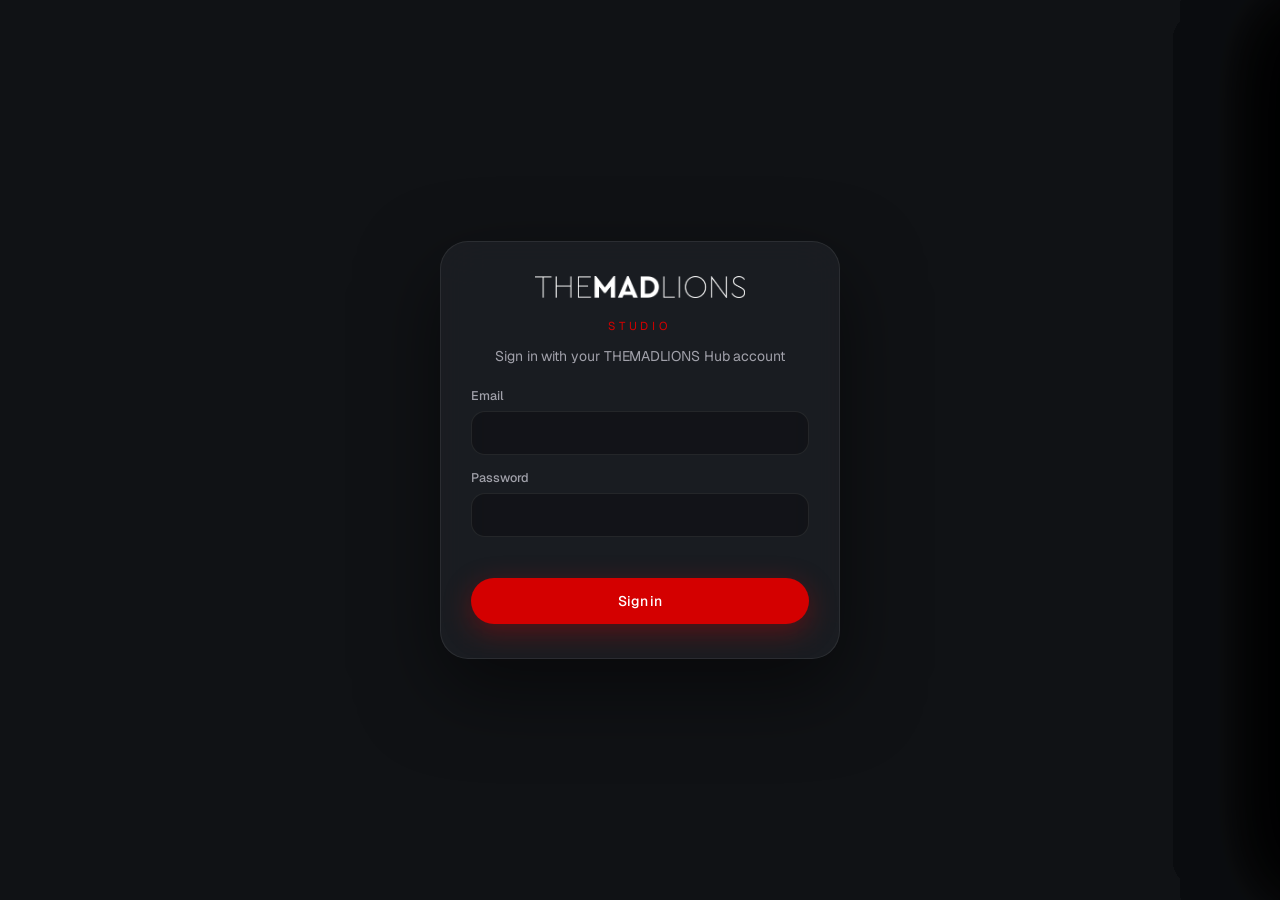
<file: admin/index.html>
<!doctype html>
<html lang="en">
<head>
<meta charset="utf-8">
<meta name="viewport" content="width=device-width, initial-scale=1, viewport-fit=cover">
<meta name="robots" content="noindex, nofollow">
<title>The Mad Lions · Studio</title>
<meta name="theme-color" content="#101215">
<link rel="icon" href="../../favicon.svg" type="image/svg+xml">
<link rel="preconnect" href="https://fonts.googleapis.com">
<link rel="preconnect" href="https://fonts.gstatic.com" crossorigin>
<link href="https://fonts.googleapis.com/css2?family=Geist:wght@300;400;500;600;700&family=Jost:wght@300;500;600;700;800&display=swap" rel="stylesheet">
<!-- the typefaces Look offers for the site, so each choice shows in its own letters -->
<link href="https://fonts.googleapis.com/css2?family=Inter:wght@600&family=Manrope:wght@600&family=Space+Grotesk:wght@600&family=DM+Sans:wght@600&family=Outfit:wght@600&family=Sora:wght@600&family=Syne:wght@600&family=Bricolage+Grotesque:wght@600&display=swap" rel="stylesheet">
<!-- The company site's own admin, "Studio" (Alex, 13 Oct 2026; since 30 Oct the menu is a bar across the top and Look
     has groups, a live preview and the design settings, site_settings.design): overview with statistics, the work (films
     Alex adds, hides and reorders), enquiries from the form, the merch shop, and the site's look.
     Sign in with a THEMADLIONS Hub account; only hub administrators get in, and the database checks the
     same thing (is_admin) on every read and write. Plain fetch to Supabase, no libraries. -->
<style>
:root {
  --bg: #101215; --panel: rgba(33,36,41,.62); --edge: rgba(255,255,255,.08); --edge-2: rgba(255,255,255,.16);
  --text: #f4f4f5; --muted: #a1a1aa; --dim: #71717a; --red: #d40000; --red-soft: rgba(212,0,0,.16); --ok: #34d399;
  --r: 22px; --pad: clamp(16px, 2.4vw, 32px); --side: 248px;
}
* { box-sizing: border-box; }
html, body { margin: 0; min-height: 100%; background: var(--bg); color: var(--text); font-family: Geist, Inter, system-ui, sans-serif; -webkit-font-smoothing: antialiased; letter-spacing: -.005em; }
body::before { content: ''; position: fixed; inset: -20%; z-index: -2; pointer-events: none;
  background: radial-gradient(40% 35% at 12% 8%, rgba(212,0,0,.22), transparent 70%), radial-gradient(35% 40% at 92% 90%, rgba(99,102,241,.16), transparent 70%), radial-gradient(30% 30% at 70% 10%, rgba(244,114,182,.07), transparent 70%); filter: blur(10px); }
body::after { content: ''; position: fixed; inset: 0; z-index: -1; pointer-events: none; opacity: .05; background-image: url("data:image/svg+xml,%3Csvg xmlns='http://www.w3.org/2000/svg' width='120' height='120'%3E%3Cfilter id='n'%3E%3CfeTurbulence type='fractalNoise' baseFrequency='.9' numOctaves='2'/%3E%3C/filter%3E%3Crect width='120' height='120' filter='url(%23n)'/%3E%3C/svg%3E"); }
a { color: inherit; text-decoration: none; }
button, input, textarea, select { font: inherit; color: inherit; letter-spacing: inherit; }
[hidden] { display: none !important; }
.wordmark { filter: invert(1); display: block; }
.glass { background: var(--panel); border: 1px solid var(--edge); -webkit-backdrop-filter: blur(24px) saturate(150%); backdrop-filter: blur(24px) saturate(150%); }
svg.i { width: 18px; height: 18px; stroke: currentColor; fill: none; stroke-width: 1.8; stroke-linecap: round; stroke-linejoin: round; flex: none; }

.btn { display: inline-flex; align-items: center; justify-content: center; gap: 8px; height: 40px; padding: 0 16px; border-radius: 999px; border: 1px solid var(--edge-2); background: rgba(255,255,255,.05); font-size: 14px; font-weight: 500; cursor: pointer; white-space: nowrap; transition: transform .18s, background .18s, border-color .18s, box-shadow .18s; }
.btn:hover { background: rgba(255,255,255,.1); border-color: rgba(255,255,255,.26); transform: translateY(-1px); }
.btn:active { transform: scale(.97); }
.btn.red { background: var(--red); border-color: transparent; color: #fff; box-shadow: 0 8px 28px rgba(212,0,0,.35); }
.btn.red:hover { background: #e60000; box-shadow: 0 10px 34px rgba(212,0,0,.45); }
.btn.ghost { border-color: transparent; background: transparent; }
.btn.danger { color: #fca5a5; }
.btn.sm { height: 34px; padding: 0 13px; font-size: 13px; }
.btn:disabled { opacity: .5; cursor: default; transform: none; }
.seg { display: inline-flex; gap: 2px; padding: 3px; border-radius: 999px; background: rgba(255,255,255,.04); border: 1px solid var(--edge); }
.seg button { height: 32px; padding: 0 14px; border: 0; border-radius: 999px; background: transparent; color: var(--muted); font-size: 13px; font-weight: 500; cursor: pointer; transition: color .18s, background .18s; }
.seg button:hover { color: var(--text); }
.seg button.on { color: var(--text); background: linear-gradient(180deg, rgba(255,255,255,.18), rgba(255,255,255,.06)); box-shadow: inset 0 1px 0 rgba(255,255,255,.35), 0 4px 14px rgba(0,0,0,.3); }

.door { min-height: 100svh; display: grid; place-items: center; padding: 20px; }
.door form { width: min(400px, 100%); display: grid; gap: 14px; padding: 34px 30px; border-radius: 28px; box-shadow: 0 30px 80px rgba(0,0,0,.5); }
.door .wordmark { width: 210px; margin: 0 auto; }
.door .sub { margin: 0 0 8px; text-align: center; color: var(--muted); font-size: 14px; }
.studio { font-size: 11.5px; letter-spacing: .32em; text-transform: uppercase; color: var(--red); }
.door .studio { text-align: center; margin: 6px 0 0; }
.f { display: grid; gap: 7px; }
.f > span { font-size: 12.5px; font-weight: 500; color: var(--muted); }
input, textarea, select { width: 100%; height: 44px; padding: 0 14px; border-radius: 14px; border: 1px solid var(--edge); background: rgba(0,0,0,.28); font-size: 15px; outline: none; transition: border-color .18s, box-shadow .18s, background .18s; }
textarea { height: auto; min-height: 96px; padding: 12px 14px; resize: vertical; line-height: 1.5; }
input:focus, textarea:focus, select:focus { border-color: rgba(212,0,0,.6); box-shadow: 0 0 0 4px rgba(212,0,0,.14); background: rgba(0,0,0,.4); }
.msg { min-height: 1em; font-size: 13.5px; color: #fca5a5; }

/* the frame: floating glass sidebar, main area */
.shell { display: grid; grid-template-columns: var(--side) 1fr; min-height: 100svh; }
.side { position: sticky; top: 0; height: 100svh; padding: 16px 0 16px 16px; }
.side .in { height: 100%; border-radius: 26px; padding: 22px 14px; display: flex; flex-direction: column; gap: 6px; }
.side .wordmark { width: 150px; margin: 4px 10px 2px; }
.side .studio { margin: 0 10px 22px; }
.nav { display: grid; gap: 4px; }
.nav button { display: flex; align-items: center; gap: 12px; height: 44px; padding: 0 12px; border: 0; border-radius: 14px; background: transparent; color: var(--muted); font-size: 14.5px; font-weight: 500; cursor: pointer; text-align: left; position: relative; transition: background .18s, color .18s; }
.nav button:hover { color: var(--text); background: rgba(255,255,255,.05); }
.nav button.on { color: var(--text); background: linear-gradient(180deg, rgba(255,255,255,.12), rgba(255,255,255,.04)); box-shadow: inset 0 1px 0 rgba(255,255,255,.18); }
.nav button.on::before { content: ''; position: absolute; left: -14px; top: 12px; bottom: 12px; width: 3px; border-radius: 0 3px 3px 0; background: var(--red); box-shadow: 0 0 14px var(--red); }
.nav .count { margin-left: auto; min-width: 22px; height: 22px; padding: 0 7px; border-radius: 99px; background: var(--red); color: #fff; font-size: 11.5px; font-weight: 600; display: grid; place-items: center; }
.side .foot { margin-top: auto; display: grid; gap: 8px; padding-top: 14px; border-top: 1px solid var(--edge); }
.me { display: flex; align-items: center; gap: 10px; padding: 6px 8px; }
.me .av { width: 34px; height: 34px; border-radius: 50%; display: grid; place-items: center; font-weight: 600; font-size: 14px; background: linear-gradient(135deg, var(--red), #6d28d9); flex: none; }
.me div { min-width: 0; flex: 1; }
.me .btn { flex: none; }
.me strong { display: block; font-size: 13.5px; font-weight: 500; }
.me small { display: block; color: var(--dim); font-size: 12px; overflow: hidden; text-overflow: ellipsis; white-space: nowrap; }
main { padding: 26px var(--pad) 90px; min-width: 0; }
.head { display: flex; align-items: flex-end; gap: 14px; flex-wrap: wrap; margin-bottom: 22px; }
.head h1 { margin: 0; font-size: clamp(26px, 3vw, 36px); font-weight: 600; letter-spacing: -.025em; }
.head p { margin: 6px 0 0; color: var(--muted); font-size: 14.5px; }
.grow { flex: 1; }

.card { border-radius: var(--r); padding: 20px 22px; position: relative; overflow: hidden; }
.card h3 { margin: 0 0 14px; font-size: 13px; font-weight: 500; color: var(--muted); display: flex; align-items: center; gap: 8px; }
.empty { color: var(--dim); padding: 36px 0; text-align: center; font-size: 14px; }
.bento { display: grid; grid-template-columns: repeat(12, 1fr); gap: 14px; }
.kpi { grid-column: span 3; }
.kpi .n { font-size: 40px; font-weight: 600; letter-spacing: -.04em; line-height: 1; font-variant-numeric: tabular-nums; }
.kpi .d { margin-top: 10px; font-size: 12.5px; color: var(--dim); display: flex; align-items: center; gap: 6px; flex-wrap: wrap; }
.delta { padding: 2px 8px; border-radius: 99px; font-weight: 600; font-size: 12px; }
.delta.up { color: var(--ok); background: rgba(52,211,153,.12); }
.delta.down { color: #fca5a5; background: rgba(252,165,165,.1); }
.kpi .ic { position: absolute; top: 18px; right: 18px; width: 36px; height: 36px; border-radius: 12px; display: grid; place-items: center; background: rgba(255,255,255,.05); border: 1px solid var(--edge); color: var(--muted); }
.wide { grid-column: span 8; }
.side4 { grid-column: span 4; }
.half { grid-column: span 6; }
.area { width: 100%; height: 220px; display: block; }
.area .ln { fill: none; stroke: var(--red); stroke-width: 2.2; vector-effect: non-scaling-stroke; }
.area .fl { fill: url(#redfade); }
.area .gl { stroke: rgba(255,255,255,.06); vector-effect: non-scaling-stroke; }
.area .dot { fill: var(--red); stroke: #fff; stroke-width: 2; opacity: 0; }
.area-wrap { position: relative; }
.axis { display: flex; justify-content: space-between; font-size: 11.5px; color: var(--dim); margin-top: 6px; }
.area-tip { position: absolute; pointer-events: none; padding: 7px 11px; border-radius: 10px; font-size: 12.5px; background: rgba(20,20,24,.92); border: 1px solid var(--edge-2); transform: translate(-50%, -130%); opacity: 0; transition: opacity .12s; white-space: nowrap; }
.rows { display: grid; gap: 10px; }
.rowi { display: grid; grid-template-columns: auto 1fr auto; gap: 12px; align-items: center; font-size: 14px; }
.rowi .th { width: 54px; height: 32px; border-radius: 8px; background: #1c1c20 center / cover; }
.rowi .nm { min-width: 0; overflow: hidden; text-overflow: ellipsis; white-space: nowrap; }
.rowi b { font-weight: 600; font-variant-numeric: tabular-nums; }
.bar { grid-column: 1 / -1; height: 5px; border-radius: 99px; background: rgba(255,255,255,.06); overflow: hidden; margin-top: -4px; }
.bar i { display: block; height: 100%; border-radius: 99px; background: linear-gradient(90deg, var(--red), #ff4d4d); }
.donut { display: flex; align-items: center; gap: 18px; flex-wrap: wrap; }
.donut .ring { width: 120px; height: 120px; border-radius: 50%; flex: none; position: relative; }
.donut .ring::after { content: ''; position: absolute; inset: 18px; border-radius: 50%; background: #131317; }
.legend { display: grid; gap: 8px; font-size: 13.5px; }
.legend span { display: flex; align-items: center; gap: 8px; }
.legend i { width: 9px; height: 9px; border-radius: 3px; }
.skel { border-radius: 10px; background: linear-gradient(90deg, rgba(255,255,255,.04), rgba(255,255,255,.09), rgba(255,255,255,.04)); background-size: 200% 100%; animation: sh 1.2s infinite; }
@keyframes sh { to { background-position: -200% 0; } }

.tools { display: flex; gap: 10px; flex-wrap: wrap; align-items: center; margin-bottom: 16px; }
.search { position: relative; }
.search svg { position: absolute; left: 13px; top: 50%; transform: translateY(-50%); color: var(--dim); }
.search input { width: 240px; padding-left: 40px; height: 40px; border-radius: 999px; }
.works { display: grid; grid-template-columns: repeat(auto-fill, minmax(220px, 1fr)); gap: 12px; }
.w { border-radius: 18px; overflow: hidden; cursor: pointer; transition: transform .2s, border-color .2s, box-shadow .2s, opacity .2s; }
.w[draggable=true] { cursor: grab; }
.w:hover { transform: translateY(-3px); border-color: var(--edge-2); box-shadow: 0 14px 40px rgba(0,0,0,.4); }
.w.dragging { opacity: .35; }
.w.over { box-shadow: 0 0 0 2px var(--red), 0 14px 40px rgba(212,0,0,.25); }
.w .ph { aspect-ratio: 20 / 9; background: #202328; position: relative; overflow: hidden; }
.w .ph .fimg { position: absolute; inset: 0; width: 100%; height: 100%; object-fit: cover; pointer-events: none; }
.w .ph > :not(.fimg) { z-index: 1; }
.w .eye.fr { right: 46px; opacity: 0; transition: opacity .2s; }
.w .eye.fr.sh { right: 84px; }
/* Story & Reel (Alex, 18 Oct) */
.shcanvas { display: block; width: min(300px, 72%); height: auto; aspect-ratio: 9 / 16; margin: 0 auto 4px; border-radius: 20px; background: #000; box-shadow: 0 24px 60px rgba(0,0,0,.55); }
.w:hover .eye.fr { opacity: 1; }
@media (hover: none) { .w .eye.fr { opacity: 1; } }
.w.off .ph { filter: grayscale(1) brightness(.45); }
.w .no { position: absolute; top: 8px; left: 8px; min-width: 26px; height: 22px; padding: 0 7px; border-radius: 8px; background: rgba(0,0,0,.6); font-size: 11.5px; font-weight: 600; display: grid; place-items: center; }
.w .aibm { position: absolute; left: 8px; bottom: 8px; height: 20px; padding: 0 7px; border-radius: 6px; background: rgba(212,0,0,.85); font-size: 10.5px; font-weight: 600; letter-spacing: .08em; text-transform: uppercase; display: grid; place-items: center; }
.w .eye { position: absolute; top: 8px; right: 8px; width: 32px; height: 32px; border-radius: 10px; border: 0; background: rgba(0,0,0,.55); color: #fff; display: grid; place-items: center; cursor: pointer; }
.w .eye:hover { background: rgba(0,0,0,.85); }
.w .ord { position: absolute; right: 8px; bottom: 8px; display: flex; gap: 4px; opacity: 0; transition: opacity .2s; }
.w:hover .ord { opacity: 1; }
@media (hover: none) { .w .ord { opacity: 1; } }
.w .ord button { width: 30px; height: 30px; border-radius: 9px; border: 0; background: rgba(0,0,0,.6); color: #fff; display: grid; place-items: center; cursor: pointer; }
.w .ord button:hover { background: var(--red); }
.w .ord button:disabled { opacity: .3; pointer-events: none; }
.w .ord .i { width: 15px; height: 15px; }
.fold { grid-column: 1 / -1; display: flex; align-items: center; gap: 12px; margin: 6px 0; color: var(--dim); font-size: 12.5px; letter-spacing: .02em; }
.fold::before, .fold::after { content: ''; flex: 1; height: 1px; background: linear-gradient(90deg, transparent, rgba(212,0,0,.6), transparent); }
.fold b { color: var(--text); font-weight: 500; }
.w .in { padding: 12px 14px 14px; }
.w strong { display: block; font-size: 14.5px; font-weight: 500; overflow: hidden; text-overflow: ellipsis; white-space: nowrap; }
.w small { display: block; margin-top: 3px; color: var(--dim); font-size: 12.5px; overflow: hidden; text-overflow: ellipsis; white-space: nowrap; }
.chips { display: flex; flex-wrap: wrap; gap: 6px; }
/* frames from inside a YouTube film to use as its picture (Alex, 18 Oct) */
.yframes { display: grid; gap: 8px; margin-top: 4px; }
/* a frame from the film's own file, chosen by scrolling through it (Alex, 18 Oct) */
.scrub { display: grid; gap: 8px; margin-top: 6px; padding: 10px; border-radius: 16px; background: rgba(255,255,255,.04); border: 1px solid var(--edge); }
.scrub video { display: block; width: 100%; max-height: 340px; border-radius: 10px; background: #000; }
.scrub-row { display: flex; flex-wrap: wrap; align-items: center; gap: 6px; }
.yfrow.rnd:empty { display: none; }
.yfrow.rnd { grid-template-columns: repeat(6, minmax(0, 1fr)); }
.yfrow.rnd .yf { aspect-ratio: 16 / 9; }
.scrub-row .hint { min-width: 70px; text-align: center; font-variant-numeric: tabular-nums; }
.yfrow { display: grid; grid-template-columns: repeat(3, minmax(0, 1fr)); gap: 8px; }
.yf { position: relative; padding: 0; aspect-ratio: 16 / 9; border-radius: 10px; overflow: hidden; border: 1px solid var(--edge); background: rgba(255,255,255,.04); cursor: pointer; transition: border-color .2s, transform .2s; }
.yf:hover { transform: translateY(-1px); border-color: rgba(255,255,255,.3); }
.yf.on { border-color: var(--red); box-shadow: 0 0 0 2px var(--red); }
.yf img { display: block; width: 100%; height: 100%; object-fit: cover; }
.yf small { position: absolute; left: 6px; bottom: 5px; padding: 1px 6px; border-radius: 6px; font-size: 10.5px; color: #fff; background: rgba(0,0,0,.55); }
.yf.none { cursor: default; opacity: .35; }
.chip { display: inline-flex; align-items: center; gap: 7px; height: 30px; padding: 0 12px; border-radius: 10px; font-size: 13px; background: rgba(255,255,255,.05); border: 1px solid var(--edge); }
.chip i { width: 7px; height: 7px; border-radius: 50%; background: var(--red); }
button.chip { cursor: pointer; color: var(--muted); transition: color .18s, background .18s, border-color .18s; }
button.chip:hover { color: var(--text); }
button.chip.on { color: var(--text); background: var(--red-soft); border-color: rgba(212,0,0,.5); }

.leads { display: grid; gap: 12px; }
.lead { border-radius: var(--r); padding: 18px 20px; display: grid; gap: 12px; }
.lead.new { border-color: rgba(212,0,0,.45); box-shadow: 0 0 0 1px rgba(212,0,0,.12) inset, 0 10px 40px rgba(212,0,0,.08); }
.lead .top { display: flex; align-items: center; gap: 12px; flex-wrap: wrap; }
.av2 { width: 40px; height: 40px; border-radius: 50%; display: grid; place-items: center; font-weight: 600; background: rgba(255,255,255,.08); flex: none; }
.lead .who strong { display: block; font-size: 16px; font-weight: 600; }
.lead .who small { color: var(--dim); font-size: 13px; }
.lead .when { margin-left: auto; color: var(--dim); font-size: 13px; }
.lead .text { white-space: pre-wrap; line-height: 1.55; font-size: 14.5px; color: #e4e4e7; padding: 12px 14px; border-radius: 14px; background: rgba(0,0,0,.22); }
.lead .acts { display: flex; gap: 8px; flex-wrap: wrap; align-items: center; }

/* People: the team as round photos, the clients as logo tiles; drag one to move it, the eye on each */
.ppl { display: grid; grid-template-columns: repeat(auto-fill, minmax(150px, 1fr)); gap: 10px; }
.cls { display: grid; grid-template-columns: repeat(auto-fill, minmax(150px, 1fr)); gap: 10px; }
.pp, .cl { position: relative; border-radius: 18px; padding: 16px 12px 12px; text-align: center; cursor: pointer; background: rgba(255,255,255,.04); border: 1px solid var(--edge); transition: border-color .2s, opacity .2s; }
.pp:hover, .cl:hover { border-color: var(--edge-2); }
.pp.off, .cl.off { opacity: .45; }
.pp, .cl { user-select: none; -webkit-user-select: none; -webkit-touch-callout: none; }
.pp img, .cl img { pointer-events: none; -webkit-user-drag: none; }
@media (hover: hover) { .pp, .cl { cursor: grab; } }
.sorting .pp, .sorting .cl { cursor: grabbing; }
.pp.dragging, .cl.dragging { border-color: var(--red); box-shadow: 0 0 0 2px var(--red), 0 14px 40px rgba(212,0,0,.25); transform: scale(1.04); z-index: 2; transition: none; }
.pp .face { width: 72px; height: 72px; margin: 0 auto 10px; border-radius: 50%; overflow: hidden; display: grid; place-items: center; font-size: 26px; font-weight: 600; background: linear-gradient(135deg, rgba(212,0,0,.35), rgba(255,255,255,.08)); position: relative; }
.pp .face img { position: absolute; inset: 0; width: 100%; height: 100%; object-fit: cover; }
.pp strong, .cl strong { display: block; font-weight: 500; font-size: 14.5px; overflow: hidden; text-overflow: ellipsis; white-space: nowrap; }
.pp small { display: block; color: var(--dim); font-size: 12.5px; overflow: hidden; text-overflow: ellipsis; white-space: nowrap; }
.cl .lg { height: 54px; display: grid; place-items: center; margin-bottom: 8px; }
.cl .lg img { max-height: 44px; max-width: 90%; }
.cl .lg img.mono, .logo-prev img.mono { filter: brightness(0) invert(1); }
.cl .lg span { font-size: 13px; letter-spacing: .1em; text-transform: uppercase; color: var(--muted); }
.pp .acts, .cl .acts { position: absolute; top: 6px; right: 6px; left: 6px; display: flex; justify-content: space-between; opacity: 0; transition: opacity .2s; }
.pp:hover .acts, .cl:hover .acts { opacity: 1; }
@media (hover: none) { .pp .acts, .cl .acts { opacity: 1; } }
.pp .acts button, .cl .acts button { width: 28px; height: 28px; border-radius: 9px; border: 0; background: rgba(0,0,0,.55); color: #fff; display: grid; place-items: center; cursor: pointer; font: inherit; font-size: 15px; line-height: 1; }
.pp .acts button:hover, .cl .acts button:hover { background: var(--red); }
.acts .i { width: 15px; height: 15px; }
.logo-prev { height: 110px; border-radius: 14px; border: 1px solid var(--edge); background: #202328; display: grid; place-items: center; }
.logo-prev img { max-height: 70px; max-width: 80%; }
.logo-prev span { color: var(--dim); font-size: 13px; }
.products { display: grid; grid-template-columns: repeat(auto-fill, minmax(210px, 1fr)); gap: 12px; }
.prod { border-radius: 20px; overflow: hidden; cursor: pointer; transition: transform .2s, border-color .2s; }
.prod:hover { transform: translateY(-3px); border-color: var(--edge-2); }
.prod .ph { aspect-ratio: 4 / 5; background: #202328 center / cover; position: relative; }
.prod .st { position: absolute; top: 10px; left: 10px; background: rgba(0,0,0,.6); }
.prod .in { padding: 13px 15px; }
.prod strong { display: block; font-weight: 500; }
.prod small { color: var(--dim); }

.themes { display: grid; grid-template-columns: repeat(3, 1fr); gap: 14px; }
.hv-prev { aspect-ratio: 16 / 9; border-radius: 14px; background: #202328 center / cover; border: 1px solid var(--edge); }
.hv-prev.gray { filter: grayscale(1); }
/* Look > Page order: one row a section, dragged by its grip */
.ordrows { display: grid; gap: 6px; max-width: 560px; }
.ordrow { display: flex; align-items: center; gap: 10px; height: 46px; padding: 0 14px 0 6px; border-radius: 14px; background: rgba(255,255,255,.04); border: 1px solid var(--edge); user-select: none; -webkit-user-select: none; }
.ordrow .grip { width: 28px; height: 40px; display: grid; place-items: center; color: var(--dim); letter-spacing: -2px; cursor: grab; touch-action: none; }
.ordrow .grip:hover { color: var(--text); }
.ordrow b { width: 24px; color: var(--dim); font-weight: 500; font-size: 12.5px; font-variant-numeric: tabular-nums; }
.ordrow span:last-child { font-size: 14.5px; }
.ordrow small { margin-left: auto; color: var(--dim); font-size: 12px; }
.ordrow.dragging { border-color: var(--red); box-shadow: 0 0 0 1px var(--red), 0 10px 30px rgba(212,0,0,.2); position: relative; z-index: 1; }
/* Look > Services: one row a service, its picture, its film */
.svcrows { display: grid; gap: 8px; }
.svcrow { display: grid; grid-template-columns: 112px minmax(0, 1fr) minmax(0, 1.4fr) auto auto; gap: 10px; align-items: center; padding: 8px; border-radius: 16px; background: rgba(255,255,255,.03); border: 1px solid var(--edge); }
.svcrow .th { aspect-ratio: 16 / 10; border-radius: 10px; background: #202328 center / cover; border: 1px solid var(--edge); display: grid; place-items: center; color: var(--dim); font-size: 11.5px; }
.svcrow strong { font-weight: 500; font-size: 14.5px; }
.svcrow select { height: 38px; font-size: 13.5px; }
@media (max-width: 760px) { .svcrow { grid-template-columns: 96px minmax(0, 1fr); } .svcrow select { grid-column: 1 / -1; } }
.hero-pick { display: grid; grid-template-columns: minmax(0, 1.4fr) 1fr; gap: 20px; align-items: center; }
@media (max-width: 760px) { .hero-pick { grid-template-columns: 1fr; } }
.theme { border-radius: 24px; padding: 14px; cursor: pointer; transition: transform .2s, box-shadow .2s, border-color .2s; }
.theme:hover { transform: translateY(-3px); }
.theme.on { border-color: rgba(212,0,0,.6); box-shadow: 0 0 0 3px rgba(212,0,0,.18), 0 20px 50px rgba(212,0,0,.12); }
.theme .pv { height: 190px; border-radius: 16px; padding: 18px; display: grid; align-content: space-between; overflow: hidden; }
.theme .pv img { width: 150px; }
.theme .pv .b { width: 74px; height: 20px; border-radius: 99px; background: #d40000; }
.theme .pv .tiles { display: grid; grid-template-columns: repeat(4, 1fr); gap: 5px; }
.theme .pv .tiles i { height: 38px; border-radius: 7px; }
.theme .nm { margin-top: 12px; display: flex; align-items: center; gap: 10px; }
.theme .nm strong { font-size: 16px; font-weight: 600; }
.theme .nm small { color: var(--dim); }

/* the drawer: editing slides in from the right (from the bottom on a phone) */
.scrim { position: fixed; inset: 0; z-index: 40; background: rgba(0,0,0,.5); opacity: 0; pointer-events: none; transition: opacity .25s; }
.scrim.on { opacity: 1; pointer-events: auto; }
.drawer { position: fixed; top: 12px; right: 12px; bottom: 12px; z-index: 41; width: min(560px, calc(100vw - 24px)); border-radius: 28px; display: flex; flex-direction: column; transform: translateX(calc(100% + 30px)); transition: transform .32s cubic-bezier(.2,.8,.2,1); box-shadow: -30px 0 80px rgba(0,0,0,.5); background: rgba(20,20,24,.88); }
.drawer.on { transform: none; }
.drawer .dh { display: flex; align-items: center; gap: 10px; padding: 18px 20px; border-bottom: 1px solid var(--edge); }
.drawer .dh h2 { margin: 0; font-size: 19px; font-weight: 600; }
.drawer .db { padding: 20px; overflow-y: auto; display: grid; gap: 16px; align-content: start; flex: 1; }
.drawer .df { display: flex; gap: 8px; padding: 14px 20px; border-top: 1px solid var(--edge); }
.two { display: grid; grid-template-columns: 1fr 1fr; gap: 12px; }
/* Work > Categories: one row a category, English and Greek name, how many films, delete */
.catrows { display: grid; gap: 8px; }
.catrow { display: grid; grid-template-columns: auto minmax(0, 1fr) minmax(0, 1fr) auto auto; gap: 8px; align-items: center; }
.catrow .grip { width: 22px; height: 40px; display: grid; place-items: center; color: var(--dim); font-size: 15px; letter-spacing: -2px; cursor: grab; touch-action: none; user-select: none; -webkit-user-select: none; }
.catrow .grip:hover { color: var(--text); }
.catrow.dragging { position: relative; z-index: 1; }
.catrow.dragging input { border-color: var(--red); box-shadow: 0 0 0 1px var(--red), 0 10px 30px rgba(212,0,0,.2); }
.catdrag, .catdrag * { cursor: grabbing !important; }
.catrow input { height: 40px; font-size: 14px; }
.catrow small { min-width: 54px; color: var(--dim); font-size: 12.5px; text-align: right; }
.catrow.gone { opacity: .4; }
.catrow.gone input { text-decoration: line-through; }
@media (max-width: 560px) { .catrow { grid-template-columns: auto minmax(0, 1fr) minmax(0, 1fr) auto; } .catrow small { display: none; } }
.preview { aspect-ratio: 16 / 9; border-radius: 16px; background: #202328 center / cover; display: grid; place-items: center; color: var(--dim); font-size: 13px; }
.hint { font-size: 12.5px; color: var(--dim); line-height: 1.5; }
.switch { display: inline-flex; align-items: center; gap: 10px; cursor: pointer; font-size: 14.5px; }
.switch input { width: 44px; height: 26px; appearance: none; -webkit-appearance: none; border-radius: 99px; background: rgba(255,255,255,.12); position: relative; padding: 0; border: 0; cursor: pointer; transition: background .2s; flex: none; }
.switch input::after { content: ''; position: absolute; top: 3px; left: 3px; width: 20px; height: 20px; border-radius: 50%; background: #fff; transition: transform .2s; box-shadow: 0 2px 6px rgba(0,0,0,.3); }
.switch input:checked { background: var(--red); }
.switch input:checked::after { transform: translateX(18px); }
/* BTS: the set photos as tiles, a caption under each */
.btsph { display: grid; grid-template-columns: repeat(auto-fill, minmax(190px, 1fr)); gap: 10px; }
.bp { position: relative; border-radius: 16px; overflow: hidden; background: rgba(255,255,255,.04); border: 1px solid var(--edge); user-select: none; -webkit-user-select: none; -webkit-touch-callout: none; }
.bp .ph { aspect-ratio: 4 / 3; background: #202328 center / cover; }
.bp .x { position: absolute; top: 6px; right: 6px; width: 28px; height: 28px; border-radius: 9px; border: 0; background: rgba(0,0,0,.6); color: #fff; font-size: 16px; line-height: 1; cursor: pointer; }
.bp .x:hover { background: var(--red); }
.bp input { width: 100%; height: 38px; border: 0; border-top: 1px solid var(--edge); border-radius: 0; background: transparent; font-size: 13px; padding: 0 12px; }
@media (hover: hover) { .bp .ph { cursor: grab; } }
.bp.dragging { border-color: var(--red); box-shadow: 0 0 0 2px var(--red), 0 14px 40px rgba(212,0,0,.25); transform: scale(1.03); z-index: 2; }
.bp.up { opacity: .55; }
.photos { display: flex; gap: 8px; flex-wrap: wrap; }
.photo { position: relative; width: 92px; height: 115px; border-radius: 12px; background: #202328 center / cover; border: 1px solid var(--edge); }
.photo button { position: absolute; top: 5px; right: 5px; width: 24px; height: 24px; border-radius: 50%; border: 0; background: rgba(0,0,0,.7); cursor: pointer; }
.photo .first { position: absolute; left: 6px; bottom: 6px; font-size: 10px; letter-spacing: .08em; text-transform: uppercase; padding: 2px 6px; border-radius: 6px; background: rgba(0,0,0,.7); }
.add-photo { width: 92px; height: 115px; border-radius: 12px; border: 1px dashed var(--edge-2); display: grid; place-items: center; cursor: pointer; color: var(--dim); font-size: 12.5px; text-align: center; transition: border-color .2s, color .2s; }
.add-photo:hover { border-color: var(--red); color: var(--text); }

.toast { position: fixed; left: 50%; bottom: calc(24px + env(safe-area-inset-bottom)); z-index: 60; transform: translate(-50%, 20px); padding: 12px 18px; border-radius: 16px; font-size: 14px; opacity: 0; pointer-events: none; transition: opacity .25s, transform .25s; background: rgba(28,28,32,.94); border: 1px solid var(--edge-2); box-shadow: 0 14px 40px rgba(0,0,0,.4); display: flex; align-items: center; gap: 8px; }
.toast.on { opacity: 1; transform: translate(-50%, 0); }
.toast::before { content: ''; width: 8px; height: 8px; border-radius: 50%; background: var(--red); box-shadow: 0 0 10px var(--red); }
.mtop { display: none; align-items: center; gap: 8px; margin-bottom: 18px; }
.mtop .wordmark { width: 130px; }

@media (max-width: 1180px) { .kpi { grid-column: span 6; } .wide, .side4, .half { grid-column: span 12; } }
/* phone: the sidebar becomes a glass tab bar at the bottom */
@media (max-width: 760px) {
  .shell { grid-template-columns: 1fr; }
  .side { position: fixed; top: auto; bottom: 0; left: 0; right: 0; height: auto; padding: 0 10px calc(10px + env(safe-area-inset-bottom)); z-index: 30; }
  .side .in { flex-direction: row; padding: 6px; border-radius: 22px; }
  .side .wordmark, .side .studio, .side .foot { display: none; }
  .nav { display: flex; width: 100%; gap: 2px; }
  .nav button { flex: 1; flex-direction: column; gap: 3px; height: 54px; padding: 0; font-size: 10.5px; justify-content: center; text-align: center; }
  .nav button.on::before { left: 30%; right: 30%; top: auto; bottom: -6px; width: auto; height: 3px; border-radius: 3px 3px 0 0; }
  .nav .count { position: absolute; top: 4px; right: 16%; min-width: 18px; height: 18px; font-size: 10px; margin: 0; }
  main { padding: calc(16px + env(safe-area-inset-top)) 14px 110px; }
  .mtop { display: flex; }
  .kpi { grid-column: span 6; padding: 16px; }
  .kpi .n { font-size: 30px; }
  .kpi .ic { display: none; }
  .themes, .two { grid-template-columns: 1fr; }
  .search { flex: 1; }
  .search input { width: 100%; }
  .works { grid-template-columns: repeat(2, 1fr); gap: 8px; }
  .w .in { padding: 9px 10px 11px; }
  .area { height: 170px; }
  .drawer { top: auto; left: 8px; right: 8px; bottom: 8px; width: auto; max-height: 92svh; transform: translateY(calc(100% + 30px)); }
}

/* framing: drag the picture to choose what shows, the slider zooms (Alex: "adjust & scale any image") */
.framer { display: grid; gap: 10px; }
.frms { display: flex; gap: 10px; align-items: flex-start; }
.frm { position: relative; flex: 1; border-radius: 14px; overflow: hidden; background: #202328; border: 1px solid var(--edge); cursor: grab; touch-action: none; user-select: none; }
.frm.dragging { cursor: grabbing; }
.frm img { position: absolute; inset: 0; width: 100%; height: 100%; object-fit: cover; pointer-events: none; transition: transform .05s; }
.frm.gray img { filter: grayscale(1) contrast(1.06); }
.frm .tag { position: absolute; left: 8px; top: 8px; z-index: 1; height: 20px; padding: 0 7px; border-radius: 6px; background: rgba(0,0,0,.6); font-size: 10.5px; letter-spacing: .08em; text-transform: uppercase; display: grid; place-items: center; }
.frm .hand { position: absolute; left: 50%; top: 50%; transform: translate(-50%, -50%); z-index: 1; padding: 6px 10px; border-radius: 99px; background: rgba(0,0,0,.55); font-size: 12px; opacity: 0; transition: opacity .2s; pointer-events: none; white-space: nowrap; }
.frm:hover .hand { opacity: 1; }
.frm-row { display: flex; align-items: center; gap: 10px; }
.frm-row input[type=range] { flex: 1; height: 4px; padding: 0; border: 0; border-radius: 99px; background: rgba(255,255,255,.14); appearance: none; -webkit-appearance: none; box-shadow: none; }
.frm-row input[type=range]::-webkit-slider-thumb { -webkit-appearance: none; width: 18px; height: 18px; border-radius: 50%; background: #fff; box-shadow: 0 0 0 4px rgba(212,0,0,.35); cursor: pointer; }
.frm-row input[type=range]::-moz-range-thumb { width: 18px; height: 18px; border: 0; border-radius: 50%; background: #fff; cursor: pointer; }
.frm-row .zv { min-width: 44px; text-align: right; font-size: 12.5px; color: var(--dim); font-variant-numeric: tabular-nums; }

/* ===== the frame since 30 Oct (Alex: "centre the whole admin, with the menu at the top"): on a computer the menu is one
   glass bar across the top, centred, and the pages sit in a centred column under it; a phone keeps its bar at the foot */
@media (min-width: 761px) {
  .shell { display: block; }
  .side { position: sticky; top: 0; z-index: 40; height: auto; padding: 14px var(--pad) 0; }
  .side .in { max-width: 1280px; margin: 0 auto; height: auto; flex-direction: row; align-items: center; gap: 10px; padding: 7px 8px 7px 22px; border-radius: 999px; box-shadow: 0 18px 50px rgba(0, 0, 0, .35); }
  .side .wordmark { width: 112px; margin: 0; }
  .side .studio { margin: 0 6px 0 0; font-size: 10.5px; }
  .nav { display: flex; gap: 2px; margin: 0 auto; }
  .nav button { position: relative; height: 40px; padding: 0 14px; gap: 8px; border-radius: 999px; font-size: 13.5px; white-space: nowrap; }
  .nav button.on::before { left: 32%; right: 32%; top: auto; bottom: -7px; width: auto; height: 3px; border-radius: 3px 3px 0 0; }
  .nav .count { margin-left: 2px; }
  .side .foot { margin: 0; padding: 0; border: 0; display: flex; align-items: center; gap: 6px; }
  .side .foot > a.btn { padding: 0 12px; }
  .side .foot .me { display: flex; align-items: center; gap: 6px; }
  .side .foot .me > div { display: none; }
  main { max-width: 1280px; margin: 0 auto; padding-top: 34px; }
}
@media (min-width: 761px) and (max-width: 1180px) {
  .nav button span { display: none; } .nav button { padding: 0 12px; }
  .side .foot > a.btn { font-size: 0; gap: 0; } .side .foot > a.btn svg { margin: 0; }
}

/* Look: its groups as pills, the settings on the left, the live preview on the right */
.lk-nav { display: flex; flex-wrap: wrap; gap: 6px; margin: -4px 0 20px; }
.lk-nav button { height: 38px; padding: 0 16px; border-radius: 999px; border: 1px solid var(--edge); background: rgba(255,255,255,.035); color: var(--muted); font-size: 13.5px; font-weight: 500; cursor: pointer; transition: color .18s, background .18s, border-color .18s, transform .18s; }
.lk-nav button:hover { color: var(--text); transform: translateY(-1px); }
.lk-nav button.on { color: #fff; background: linear-gradient(180deg, rgba(212,0,0,.9), rgba(160,0,0,.9)); border-color: transparent; box-shadow: 0 8px 24px rgba(212,0,0,.32), inset 0 1px 0 rgba(255,255,255,.2); }
.lk { display: grid; grid-template-columns: minmax(0, 1fr) 460px; gap: 18px; align-items: start; }
.lk-main { display: grid; gap: 14px; min-width: 0; }
.lk-cat { display: grid; gap: 14px; animation: lkIn .35s ease both; }
@keyframes lkIn { from { opacity: 0; transform: translateY(8px); } }
.lk-prev { position: sticky; top: 92px; }
.pv-box { position: relative; width: 100%; height: 260px; border-radius: 14px; overflow: hidden; background: #000; border: 1px solid var(--edge); transition: height .4s; }
.pv-box iframe { position: absolute; top: 0; left: 0; width: 1440px; height: 900px; border: 0; transform-origin: 0 0; background: #121417; }
.pv-box.phone { width: 252px; margin: 0 auto; border-radius: 30px; border: 6px solid #1c1c20; box-shadow: 0 0 0 1px var(--edge); }
.pv-box.phone iframe { width: 390px; height: 844px; }
.seg.sm button { height: 26px; padding: 0 10px; font-size: 12px; }
@media (max-width: 1180px) { .lk { grid-template-columns: 1fr; } .lk-prev { position: static; order: -1; } }
@media (max-width: 760px) { .lk-prev { display: none; } .lk-nav { flex-wrap: nowrap; overflow-x: auto; margin: 0 -14px 16px; padding: 0 14px 2px; scrollbar-width: none; } .lk-nav button { flex: none; } }
.themes { grid-template-columns: repeat(auto-fill, minmax(220px, 1fr)); }

/* a design setting: its name and a line on the left, the control on the right */
.dz { display: grid; gap: 0; padding-top: 8px; padding-bottom: 8px; }
.dz > h3 { margin: 6px 0 6px; }
.dr { display: grid; grid-template-columns: minmax(0, 1fr) auto; align-items: center; gap: 8px 18px; padding: 14px 0; border-top: 1px solid var(--edge); }
.dr:first-of-type { border-top: 0; }
.dr .t strong { display: block; font-size: 14.5px; font-weight: 500; }
.dr .t small { display: block; margin-top: 3px; color: var(--dim); font-size: 12.5px; line-height: 1.45; }
.dr .c { display: flex; flex-wrap: wrap; justify-content: flex-end; gap: 8px; align-items: center; }
.dr.full { grid-template-columns: 1fr; } .dr.full .c { justify-content: flex-start; }
.dr .seg { flex-wrap: wrap; border-radius: 16px; }
.sw { display: flex; gap: 7px; flex-wrap: wrap; }
.sw button { width: 30px; height: 30px; border-radius: 50%; border: 2px solid transparent; background: var(--c); cursor: pointer; box-shadow: inset 0 0 0 1px rgba(255,255,255,.18); transition: transform .15s; }
.sw button:hover { transform: scale(1.1); }
.sw button.on { border-color: #fff; box-shadow: 0 0 0 3px rgba(255,255,255,.14), 0 0 18px var(--c); }
.sw input[type=color] { width: 30px; height: 30px; padding: 0; border-radius: 50%; border: 0; overflow: hidden; cursor: pointer; background: conic-gradient(red, yellow, lime, cyan, blue, magenta, red); }
.sw input[type=color]::-webkit-color-swatch-wrapper { padding: 0; } .sw input[type=color]::-webkit-color-swatch { border: 0; border-radius: 50%; opacity: 0; }
.fonts { display: grid; grid-template-columns: repeat(auto-fill, minmax(150px, 1fr)); gap: 8px; width: 100%; }
.fonts button { display: grid; gap: 2px; padding: 12px 14px; text-align: left; border-radius: 14px; border: 1px solid var(--edge); background: rgba(255,255,255,.03); cursor: pointer; transition: border-color .18s, background .18s; }
.fonts button b { font-size: 22px; font-weight: 600; line-height: 1.1; } .fonts button small { color: var(--dim); font-size: 11.5px; }
.fonts button.on { border-color: rgba(212,0,0,.7); background: rgba(212,0,0,.1); }
.rng { display: flex; align-items: center; gap: 12px; min-width: 240px; }
.rng input { height: 6px; padding: 0; border: 0; accent-color: var(--red); background: transparent; }
.rng b { min-width: 42px; text-align: right; font-weight: 500; font-variant-numeric: tabular-nums; color: var(--muted); }
.two { display: grid; grid-template-columns: 1fr 1fr; gap: 10px; width: 100%; }
.two.three { grid-template-columns: repeat(3, 1fr); }
@media (max-width: 560px) { .dr { grid-template-columns: 1fr; } .dr .c { justify-content: flex-start; } .two, .two.three { grid-template-columns: 1fr; } }
.dz-foot { display: flex; justify-content: flex-end; margin-top: 4px; padding-top: 12px; border-top: 1px solid var(--edge); }
.ordrow .eye { margin-left: 8px; width: 34px; height: 34px; display: grid; place-items: center; border-radius: 50%; border: 0; background: transparent; color: var(--muted); cursor: pointer; }
.ordrow .eye:hover { color: var(--text); background: rgba(255,255,255,.06); }
.ordrow.off { opacity: .5; } .ordrow.off span:not(.grip) { text-decoration: line-through; }
.ordrow small + .eye, .ordrow span + .eye { margin-left: auto; }
.ordrow small { margin-left: auto; }
.ordrow small + .eye { margin-left: 8px; }

/* ===== one admin for everything (Alex, 3 Nov 2026: "every admin in one link"): Apps, alexisk.gr, Accounts, the sites ===== */
.subnav { margin: 0 0 18px; }
.nav .tld { font-style: normal; }
@media (max-width: 760px) { .nav .tld { display: none; } }
.subnav .count { margin-left: 6px; min-width: 20px; height: 20px; padding: 0 6px; border-radius: 99px; background: var(--red); color: #fff; font-size: 11px; font-weight: 600; display: inline-grid; place-items: center; }
.full { grid-column: span 12; }
.places { display: grid; grid-template-columns: repeat(auto-fill, minmax(220px, 1fr)); gap: 12px; }
.place { display: grid; grid-template-rows: auto 1fr auto; gap: 10px; padding: 16px; border-radius: 18px; background: rgba(255,255,255,.035); border: 1px solid var(--edge); transition: background .18s, border-color .18s, transform .18s; min-height: 150px; }
.place:hover { background: rgba(255,255,255,.06); border-color: var(--edge-2); transform: translateY(-1px); }
.place .pt { display: flex; align-items: center; gap: 10px; min-width: 0; }
.place .pt b { font-size: 15px; font-weight: 600; white-space: nowrap; overflow: hidden; text-overflow: ellipsis; }
.place .lg { width: 34px; height: 34px; flex: none; border-radius: 10px; display: grid; place-items: center; font-weight: 700; font-size: 12px; background: linear-gradient(180deg, rgba(212,0,0,.9), rgba(140,0,0,.9)); color: #fff; overflow: hidden; }
.place .lg img { width: 100%; height: 100%; object-fit: cover; }
.place .pn { display: grid; align-content: start; gap: 2px; }
.place .pn strong { font-size: 26px; font-weight: 600; letter-spacing: -.03em; font-variant-numeric: tabular-nums; }
.place .pn small { color: var(--dim); font-size: 12.5px; line-height: 1.4; }
.place .pa { display: flex; gap: 6px; flex-wrap: wrap; }
.rowp { display: grid; grid-template-columns: minmax(0, 1fr) auto auto; gap: 4px 14px; align-items: center; font-size: 14px; }
.rowp .nm { overflow: hidden; text-overflow: ellipsis; white-space: nowrap; }
.rowp small { color: var(--dim); font-size: 12px; font-variant-numeric: tabular-nums; }
.rowp b { font-weight: 600; font-variant-numeric: tabular-nums; min-width: 34px; text-align: right; }
.rowp .bar { grid-column: 1 / -1; }
.rowa { display: grid; grid-template-columns: 32px minmax(0, 1fr) auto; gap: 12px; align-items: center; font-size: 14px; }
.rowa img, .app-top img { width: 32px; height: 32px; border-radius: 9px; display: block; }
.rowa .nm { overflow: hidden; text-overflow: ellipsis; white-space: nowrap; }
.rowa .nm small { display: block; color: var(--dim); font-size: 12px; }
.rowa b { font-weight: 600; font-variant-numeric: tabular-nums; text-align: right; }
.rowa b small { display: block; color: var(--dim); font-size: 11px; font-weight: 400; }
.apps { display: grid; grid-template-columns: repeat(auto-fill, minmax(330px, 1fr)); gap: 14px; }
.app { display: grid; gap: 14px; align-content: start; }
.app-top { display: flex; align-items: center; gap: 12px; }
.app-top img { width: 46px; height: 46px; border-radius: 13px; }
.app-top b { display: block; font-size: 17px; font-weight: 600; }
.app-top small { color: var(--muted); font-size: 12.5px; }
.app-top .chip { margin-left: auto; height: 26px; font-size: 12px; white-space: nowrap; }
.chip.new i { background: var(--ok); box-shadow: 0 0 8px var(--ok); }
.app-n { display: flex; align-items: flex-end; gap: 14px; }
.app-n .n { font-size: 34px; font-weight: 600; letter-spacing: -.04em; line-height: 1; font-variant-numeric: tabular-nums; }
.app-n small { display: block; color: var(--dim); font-size: 12px; margin-top: 4px; }
.spark { margin-left: auto; display: flex; align-items: flex-end; gap: 3px; height: 40px; }
.spark i { width: 7px; min-height: 2px; border-radius: 3px; background: rgba(255,255,255,.16); }
.spark i:last-child { background: var(--red); box-shadow: 0 0 10px rgba(212,0,0,.5); }
.dls { display: grid; gap: 6px; }
.dl { display: grid; grid-template-columns: minmax(0, 1fr) auto auto auto; gap: 8px; align-items: center; padding: 6px 6px 6px 12px; border-radius: 14px; background: rgba(255,255,255,.035); border: 1px solid var(--edge); font-size: 13.5px; }
.dl span { overflow: hidden; text-overflow: ellipsis; white-space: nowrap; }
.dl b { font-weight: 600; font-variant-numeric: tabular-nums; font-size: 13px; color: var(--muted); padding-right: 4px; }
.ib { width: 34px; height: 34px; border-radius: 50%; border: 1px solid var(--edge-2); background: rgba(255,255,255,.05); display: grid; place-items: center; cursor: pointer; transition: background .18s, transform .18s; color: var(--text); }
.ib:hover { background: rgba(255,255,255,.12); transform: translateY(-1px); }
.ib:active { transform: scale(.95); }
.ib svg.i { width: 16px; height: 16px; }
.app-foot { display: flex; gap: 6px; flex-wrap: wrap; }
.sec-h { margin: 30px 0 12px; font-size: 18px; font-weight: 600; letter-spacing: -.01em; }
.acc-frame { padding: 0; }
.acc-frame iframe { display: block; width: 100%; height: max(640px, calc(100svh - 230px)); border: 0; background: transparent; }
.ak-grid { display: grid; grid-template-columns: repeat(auto-fill, minmax(210px, 1fr)); gap: 12px; }
.akf { position: relative; border-radius: 16px; overflow: hidden; background: rgba(255,255,255,.04); border: 1px solid var(--edge); cursor: grab; user-select: none; -webkit-user-select: none; -webkit-touch-callout: none; touch-action: pan-y; transition: opacity .2s, border-color .2s; }
.akf:hover { border-color: var(--edge-2); }
.akf img { display: block; width: 100%; aspect-ratio: 16 / 9; object-fit: cover; pointer-events: none; -webkit-user-drag: none; background: #202328; }
.akf .cap { padding: 9px 12px 11px; display: grid; gap: 1px; }
.akf .cap strong { font-weight: 500; font-size: 14px; white-space: nowrap; overflow: hidden; text-overflow: ellipsis; }
.akf .cap span { color: var(--dim); font-size: 11.5px; letter-spacing: .06em; text-transform: uppercase; }
.akf .no { position: absolute; top: 8px; left: 8px; min-width: 28px; height: 24px; padding: 0 8px; border-radius: 99px; background: rgba(0,0,0,.62); font-size: 12px; font-weight: 600; display: grid; place-items: center; }
.akf .nw { position: absolute; left: 8px; top: 38px; height: 20px; padding: 0 8px; border-radius: 99px; background: var(--red); font-size: 10.5px; font-weight: 600; letter-spacing: .08em; text-transform: uppercase; display: grid; place-items: center; }
.akf .acts { position: absolute; top: 8px; right: 8px; display: flex; gap: 6px; }
.akf .acts .ib { background: rgba(0,0,0,.6); border-color: transparent; -webkit-backdrop-filter: blur(8px); backdrop-filter: blur(8px); }
.akf.ph { opacity: .25; }
.akf.ghost { position: fixed; z-index: 50; pointer-events: none; border-color: var(--red); box-shadow: 0 20px 60px rgba(212,0,0,.3); transform: rotate(-1.5deg) scale(1.04); opacity: .95; }
.ak-cut { grid-column: 1 / -1; display: flex; align-items: center; gap: 14px; color: var(--dim); font-size: 12px; letter-spacing: .08em; text-transform: uppercase; padding: 4px 2px; }
.ak-cut::before, .ak-cut::after { content: ''; flex: 1; height: 1px; background: linear-gradient(90deg, transparent, var(--red), transparent); }
.ak-grid.off .akf { opacity: .55; cursor: default; }
.ak-grid.off .akf:hover { opacity: .9; }
@media (max-width: 760px) {
  .apps { grid-template-columns: 1fr; }
  .places { grid-template-columns: repeat(2, minmax(0, 1fr)); gap: 8px; }
  .place { padding: 12px; min-height: 0; }
  .place .pn strong { font-size: 21px; }
  .ak-grid { grid-template-columns: repeat(2, minmax(0, 1fr)); gap: 8px; }
  .subnav { flex-wrap: nowrap; overflow-x: auto; scrollbar-width: none; margin-left: -14px; margin-right: -14px; padding: 0 14px; }
  .subnav::-webkit-scrollbar { display: none; }
  .subnav button { flex: none; }
  .acc-frame iframe { height: calc(100svh - 250px); }
}

/* ===== a calmer, narrower Studio (Alex, 4 Nov 2026: "less wide, so everything fits more comfortably; make it better") ===== */
@media (min-width: 761px) {
  .side .in, main { max-width: 1720px; }
  main { padding-top: 40px; }
  .head { margin-bottom: 26px; }
  .head p { max-width: 64ch; line-height: 1.55; }
  .bento { gap: 16px; }
}
.card { transition: border-color .2s; }
.card h3 { letter-spacing: .01em; }
.places-card { padding-bottom: 22px; }
.places { grid-template-columns: repeat(3, minmax(0, 1fr)); }
@media (max-width: 1000px) and (min-width: 761px) { .places { grid-template-columns: repeat(2, minmax(0, 1fr)); } }
.place { cursor: pointer; position: relative; overflow: hidden; }
.place::after { content: ''; position: absolute; inset: 0; pointer-events: none; border-radius: inherit; background: radial-gradient(120% 80% at 0% 0%, rgba(212,0,0,.10), transparent 55%); opacity: 0; transition: opacity .25s; }
.place:hover::after { opacity: 1; }
.place:active { transform: scale(.985); }
.place .lg { box-shadow: 0 6px 18px rgba(212,0,0,.25); }
.place .lg:has(img) { background: #1c1c20; box-shadow: none; }
.apps { grid-template-columns: repeat(3, minmax(0, 1fr)); gap: 16px; }
@media (max-width: 1100px) and (min-width: 761px) { .apps { grid-template-columns: repeat(2, minmax(0, 1fr)); } }
.place.svc .lg { background: rgba(255,255,255,.08); box-shadow: inset 0 0 0 1px var(--edge-2); color: var(--text); }
.place.svc { min-height: 0; }
/* the app tiles in a 3 by 3 grid: every line on one line, the rows of each tile level with its neighbours' */
.app { grid-template-rows: auto auto 1fr auto; grid-template-columns: minmax(0, 1fr); }
.app-top > div { min-width: 0; flex: 1 1 0; overflow: hidden; }
.app-top b, .app-top small { white-space: nowrap; overflow: hidden; text-overflow: ellipsis; }
.app-top small { display: flex; align-items: center; gap: 7px; }
.app-top .chip { flex: none; }
.app-top small span { min-width: 0; overflow: hidden; text-overflow: ellipsis; }
i.fresh { width: 7px; height: 7px; border-radius: 50%; background: var(--ok); box-shadow: 0 0 8px var(--ok); flex: none; }
.app-n small { white-space: nowrap; }
.dls { align-content: start; }
.app-foot { flex-wrap: nowrap; }
.app { padding: 22px 24px; gap: 16px; }
.app-top img { box-shadow: 0 8px 22px rgba(0,0,0,.4); }
.app-n .n { font-size: 40px; }
.spark { height: 46px; gap: 4px; }
.spark i { width: 8px; }
.dl { padding: 7px 7px 7px 14px; transition: background .18s, border-color .18s; }
.dl:hover { background: rgba(255,255,255,.06); border-color: var(--edge-2); }
.dl span { display: flex; align-items: center; gap: 9px; }
.dl svg.os { width: 16px; height: 16px; color: var(--dim); }
.app-foot { padding-top: 2px; }
.rowa, .rowp { padding: 2px 0; }
#ovApps, #topPages { gap: 12px; }
@media (max-width: 760px) {
  .apps { grid-template-columns: 1fr; }
  .places { grid-template-columns: repeat(2, minmax(0, 1fr)); }
  .app { padding: 18px; }
  .app-n .n { font-size: 34px; }
}

/* ===== Studio in three groups, wider (Alex, 10 Nov 2026): Overview · Sites, Apps, Downloads · themadlions.com, alexisk.gr, Accounts ===== */
.nav .sep { width: 1px; height: 22px; margin: 0 8px; background: var(--edge-2); align-self: center; flex: none; }
.sec-h { display: flex; align-items: baseline; gap: 12px; }
.sec-h.first { margin-top: 0; }
.sec-h .hint { font-weight: 400; letter-spacing: 0; }
@media (min-width: 1500px) { .places { grid-template-columns: repeat(4, minmax(0, 1fr)); } .apps { grid-template-columns: repeat(4, minmax(0, 1fr)); } }
.pgs-card, .dlt-card { padding: 8px 10px; }
.pg { display: grid; grid-template-columns: minmax(0, 1fr) 90px 90px 34px; gap: 14px; align-items: center; padding: 9px 12px; border-radius: 14px; font-size: 14px; }
.pg + .pg { border-top: 1px solid var(--edge); }
.pg:not(.hd):hover { background: rgba(255,255,255,.035); }
.pg.hd { font-size: 11.5px; letter-spacing: .1em; text-transform: uppercase; color: var(--dim); padding-top: 12px; padding-bottom: 10px; }
.pg.hd span:nth-child(2), .pg.hd span:nth-child(3), .pg .v, .pg .n { text-align: right; font-variant-numeric: tabular-nums; }
.pg .nm { display: grid; grid-template-columns: auto auto 1fr; gap: 3px 10px; align-items: baseline; min-width: 0; }
.pg .nm b { font-weight: 500; white-space: nowrap; overflow: hidden; text-overflow: ellipsis; }
.pg .nm small { color: var(--dim); font-size: 12px; font-family: ui-monospace, 'SF Mono', Menlo, monospace; white-space: nowrap; }
.pg .nm em { font-style: normal; font-size: 11.5px; color: var(--dim); padding: 1px 8px; border-radius: 99px; border: 1px solid var(--edge); justify-self: start; }
.pg .nm .bar { grid-column: 1 / -1; }
.pg .v { color: var(--muted); }
.pg .n { font-weight: 600; }
.pg.zero .nm b, .pg.zero .n { color: var(--muted); font-weight: 400; }
.dr { display: grid; grid-template-columns: minmax(220px, 1.4fr) repeat(3, minmax(150px, 1fr)) 110px; gap: 12px; align-items: center; padding: 11px 12px; border-radius: 14px; font-size: 14px; }
.dr + .dr { border-top: 1px solid var(--edge); }
.dr:not(.hd):hover { background: rgba(255,255,255,.035); }
.dr.hd { font-size: 11.5px; letter-spacing: .1em; text-transform: uppercase; color: var(--dim); padding-top: 12px; padding-bottom: 10px; }
.dr.hd span:last-child, .dr .tot { text-align: right; }
.dr .ap { display: flex; align-items: center; gap: 12px; min-width: 0; }
.dr .ap img { width: 38px; height: 38px; border-radius: 11px; flex: none; }
.dr .ap > span { min-width: 0; display: grid; }
.dr .ap b { font-size: 15px; font-weight: 600; }
.dr .ap small { color: var(--muted); font-size: 12.5px; display: flex; align-items: center; gap: 7px; white-space: nowrap; overflow: hidden; text-overflow: ellipsis; }
.dr .cell { display: flex; align-items: center; gap: 8px; }
.dr .cell b { min-width: 30px; font-weight: 600; font-variant-numeric: tabular-nums; color: var(--muted); }
.dr .cell.none { color: var(--dim); font-size: 13px; }
.dr .tot b { display: block; font-size: 18px; font-weight: 600; font-variant-numeric: tabular-nums; }
.dr .tot small { color: var(--dim); font-size: 11.5px; }
@media (max-width: 900px) {
  .dr { grid-template-columns: 1fr auto; }
  .dr.hd { display: none; }
  .dr .ap { grid-column: 1; } .dr .tot { grid-column: 2; grid-row: 1; }
  .dr .cell { grid-column: 1 / -1; justify-content: flex-end; padding: 6px 6px 6px 12px; border-radius: 14px; background: rgba(255,255,255,.035); border: 1px solid var(--edge); }
  .dr .cell::before { content: attr(data-l); margin-right: auto; font-size: 13.5px; color: var(--text); }
  .dr .cell.none { justify-content: flex-start; } .dr .cell.none::before { margin-right: 10px; }
}
@media (max-width: 760px) {
  .nav { overflow-x: auto; scrollbar-width: none; } .nav::-webkit-scrollbar { display: none; }
  .nav button { flex: 0 0 62px; } .nav .sep { display: none; }
  .pg { grid-template-columns: minmax(0, 1fr) 46px 46px 34px; gap: 8px; padding: 9px 6px; }
  .pg .nm { grid-template-columns: 1fr; } .pg .nm small { display: none; }
}
</style>
</head>
<body>

<svg width="0" height="0" style="position:absolute">
  <symbol id="i-grid" viewBox="0 0 24 24"><rect x="3" y="3" width="7" height="7" rx="2"/><rect x="14" y="3" width="7" height="7" rx="2"/><rect x="3" y="14" width="7" height="7" rx="2"/><rect x="14" y="14" width="7" height="7" rx="2"/></symbol>
  <symbol id="i-cam" viewBox="0 0 24 24"><path d="M4 8h3l2-3h6l2 3h3a1 1 0 0 1 1 1v9a1 1 0 0 1-1 1H4a1 1 0 0 1-1-1V9a1 1 0 0 1 1-1Z"/><circle cx="12" cy="13" r="3.5"/></symbol>
  <symbol id="i-film" viewBox="0 0 24 24"><rect x="3" y="4" width="18" height="16" rx="3"/><path d="M7 4v16M17 4v16M3 9h4M3 15h4M17 9h4M17 15h4"/></symbol>
  <symbol id="i-mail" viewBox="0 0 24 24"><rect x="3" y="5" width="18" height="14" rx="3"/><path d="m4 7 8 6 8-6"/></symbol>
  <symbol id="i-bag" viewBox="0 0 24 24"><path d="M5 8h14l-1 12H6L5 8z"/><path d="M9 8V6a3 3 0 0 1 6 0v2"/></symbol>
  <symbol id="i-sun" viewBox="0 0 24 24"><circle cx="12" cy="12" r="4"/><path d="M12 2v2M12 20v2M4.9 4.9l1.4 1.4M17.7 17.7l1.4 1.4M2 12h2M20 12h2M4.9 19.1l1.4-1.4M17.7 6.3l1.4-1.4"/></symbol>
  <symbol id="i-users" viewBox="0 0 24 24"><circle cx="9" cy="8" r="3.5"/><path d="M3 20c0-3.3 2.7-6 6-6s6 2.7 6 6"/><path d="M16 4.5a3.5 3.5 0 0 1 0 7M21 20c0-2.6-1.6-4.8-4-5.6"/></symbol>
  <symbol id="i-eye" viewBox="0 0 24 24"><path d="M2 12s3.6-7 10-7 10 7 10 7-3.6 7-10 7S2 12 2 12z"/><circle cx="12" cy="12" r="3"/></symbol>
  <symbol id="i-eyeoff" viewBox="0 0 24 24"><path d="M3 3l18 18M10.6 5.1A10.6 10.6 0 0 1 12 5c6.4 0 10 7 10 7a17.7 17.7 0 0 1-3.2 4M6.6 6.6C3.9 8.3 2 12 2 12s3.6 7 10 7c1.8 0 3.4-.5 4.7-1.3M9.9 9.9a3 3 0 0 0 4.2 4.2"/></symbol>
  <symbol id="i-play" viewBox="0 0 24 24"><path d="M7 4l13 8-13 8z"/></symbol>
  <symbol id="i-cart" viewBox="0 0 24 24"><circle cx="9" cy="20" r="1.5"/><circle cx="18" cy="20" r="1.5"/><path d="M2 3h3l2.5 12h11L21 7H6.2"/></symbol>
  <symbol id="i-search" viewBox="0 0 24 24"><circle cx="11" cy="11" r="7"/><path d="m20 20-3.5-3.5"/></symbol>
  <symbol id="i-plus" viewBox="0 0 24 24"><path d="M12 5v14M5 12h14"/></symbol>
  <symbol id="i-crop" viewBox="0 0 24 24"><path d="M6 2v14a2 2 0 0 0 2 2h14"/><path d="M18 22V8a2 2 0 0 0-2-2H2"/></symbol>
  <symbol id="i-up" viewBox="0 0 24 24"><path d="M12 19V5M6 11l6-6 6 6"/></symbol>
  <symbol id="i-down" viewBox="0 0 24 24"><path d="M12 5v14M6 13l6 6 6-6"/></symbol>
  <symbol id="i-top" viewBox="0 0 24 24"><path d="M5 4h14M12 20V9M6 14l6-6 6 6"/></symbol>
  <symbol id="i-x" viewBox="0 0 24 24"><path d="M6 6l12 12M18 6 6 18"/></symbol>
  <symbol id="i-out" viewBox="0 0 24 24"><path d="M15 4h3a2 2 0 0 1 2 2v12a2 2 0 0 1-2 2h-3M10 16l4-4-4-4M14 12H4"/></symbol>
  <symbol id="i-share" viewBox="0 0 24 24"><path d="M12 15V4M8 8l4-4 4 4"/><path d="M6 12H5a1 1 0 0 0-1 1v6a1 1 0 0 0 1 1h14a1 1 0 0 0 1-1v-6a1 1 0 0 0-1-1h-1"/></symbol>
  <symbol id="i-box" viewBox="0 0 24 24"><path d="M12 3 4 7.5v9L12 21l8-4.5v-9L12 3z"/><path d="M4 7.5 12 12l8-4.5M12 12v9"/></symbol>
  <symbol id="i-globe" viewBox="0 0 24 24"><circle cx="12" cy="12" r="9"/><path d="M3 12h18M12 3c2.5 2.6 3.8 5.6 3.8 9s-1.3 6.4-3.8 9c-2.5-2.6-3.8-5.6-3.8-9S9.5 5.6 12 3z"/></symbol>
  <symbol id="i-user" viewBox="0 0 24 24"><circle cx="12" cy="8" r="4"/><path d="M4 21c0-4.4 3.6-8 8-8s8 3.6 8 8"/></symbol>
  <symbol id="i-key" viewBox="0 0 24 24"><circle cx="8" cy="15" r="4"/><path d="m11 12 9-9M17 6l3 3M14 9l2 2"/></symbol>
  <symbol id="i-copy" viewBox="0 0 24 24"><rect x="8" y="8" width="12" height="12" rx="3"/><path d="M16 8V6a2 2 0 0 0-2-2H6a2 2 0 0 0-2 2v8a2 2 0 0 0 2 2h2"/></symbol>
  <symbol id="i-dl" viewBox="0 0 24 24"><path d="M12 4v11M7 10.5 12 15.5 17 10.5M5 20h14"/></symbol>
  <symbol id="i-redo" viewBox="0 0 24 24"><path d="M20 11a8 8 0 1 0-2.3 5.7"/><path d="M20 4v7h-7"/></symbol>
  <symbol id="i-mac" viewBox="0 0 24 24"><rect x="3" y="4" width="18" height="12" rx="2"/><path d="M8 20h8M12 16v4"/></symbol>
  <symbol id="i-win" viewBox="0 0 24 24"><path d="M4 5.5 11 4.5v7H4zM13 4.2l7-1v8.3h-7zM4 13h7v6.5l-7-1zM13 13h7v8l-7-1z"/></symbol>
  <symbol id="i-ext" viewBox="0 0 24 24"><path d="M14 4h6v6M20 4l-9 9M18 14v4a2 2 0 0 1-2 2H6a2 2 0 0 1-2-2V8a2 2 0 0 1 2-2h4"/></symbol>
</svg>

<div class="door" id="door" hidden>
  <form id="login" class="glass">
    <img class="wordmark" src="../wordmark.png" alt="The Mad Lions">
    <p class="studio">Studio</p>
    <p class="sub">Sign in with your THEMADLIONS Hub account</p>
    <label class="f"><span>Email</span><input name="email" type="email" autocomplete="username" required></label>
    <label class="f"><span>Password</span><input name="password" type="password" autocomplete="current-password" required></label>
    <div class="msg" id="loginMsg"></div>
    <button class="btn red" type="submit" id="loginBtn" style="height:46px">Sign in</button>
  </form>
</div>

<div class="shell" id="app" hidden>
  <aside class="side">
    <div class="in glass">
      <img class="wordmark" src="../wordmark.png" alt="The Mad Lions">
      <div class="studio">Studio</div>
      <nav class="nav" id="nav">
        <button type="button" data-tab="overview" class="on"><svg class="i"><use href="#i-grid"/></svg><span>Overview</span></button>
        <i class="sep" aria-hidden="true"></i>
        <button type="button" data-tab="sites"><svg class="i"><use href="#i-globe"/></svg><span>Sites</span></button>
        <button type="button" data-tab="apps"><svg class="i"><use href="#i-box"/></svg><span>Apps</span></button>
        <button type="button" data-tab="downloads"><svg class="i"><use href="#i-dl"/></svg><span>Downloads</span></button>
        <i class="sep" aria-hidden="true"></i>
        <button type="button" data-tab="work"><svg class="i"><use href="#i-film"/></svg><span>themadlions<i class="tld">.com</i></span><b class="count" id="newCount2" hidden></b></button>
        <button type="button" data-tab="alexisk"><svg class="i"><use href="#i-user"/></svg><span>alexisk<i class="tld">.gr</i></span></button>
        <button type="button" data-tab="accounts"><svg class="i"><use href="#i-key"/></svg><span>Accounts</span></button>
      </nav>
      <div class="foot">
        <a class="btn ghost sm" href="../" target="_blank" rel="noopener" style="justify-content:flex-start"><svg class="i"><use href="#i-ext"/></svg>Open the site</a>
        <div class="me"><span class="av" id="meAv">A</span><div><strong id="meName">Admin</strong><small id="meMail"></small></div><button class="btn ghost sm" type="button" id="signout" title="Sign out" style="margin-left:auto;padding:0 8px"><svg class="i"><use href="#i-out"/></svg></button></div>
      </div>
    </div>
  </aside>

  <main>
    <div class="mtop"><img class="wordmark" src="../wordmark.png" alt=""><span class="grow"></span><a class="btn sm" href="../" target="_blank" rel="noopener">Site</a><button class="btn sm" type="button" id="signout2">Sign out</button></div>

    <nav class="lk-nav subnav" id="siteNav" aria-label="themadlions.com" hidden>
      <button type="button" data-tab="work" class="on">Work</button>
      <button type="button" data-tab="leads">Enquiries<b class="count" id="newCount" hidden></b></button>
      <button type="button" data-tab="shop">Shop</button>
      <button type="button" data-tab="bts">BTS</button>
      <button type="button" data-tab="people">People</button>
      <button type="button" data-tab="look">Look</button>
    </nav>

    <section data-pane="overview">
      <div class="head">
        <div><h1 id="hello">Overview</h1><p id="today"></p></div>
        <span class="grow"></span>
        <div class="seg" id="range"><button type="button" data-d="7">7 days</button><button type="button" data-d="30" class="on">30 days</button><button type="button" data-d="90">90 days</button><button type="button" data-d="0">All time</button></div>
      </div>
      <div class="bento">
        <div class="card glass kpi" id="k1"></div><div class="card glass kpi" id="k2"></div><div class="card glass kpi" id="k3"></div><div class="card glass kpi" id="k4"></div>
        <div class="card glass wide"><h3 id="areaTitle">Visitors per day</h3><div class="area-wrap" id="areaWrap"></div></div>
        <div class="card glass side4"><h3>Where they come from</h3><div id="sources"></div></div>
        <div class="card glass half"><h3>Most visited pages <span class="grow"></span><button class="btn sm ghost" type="button" data-go="sites">All</button></h3><div class="rows" id="topPages"></div></div>
        <div class="card glass half"><h3>Apps <span class="grow"></span><button class="btn sm ghost" type="button" data-go="apps">All</button></h3><div class="rows" id="ovApps"></div></div>
        <div class="card glass half"><h3>Most watched</h3><div class="rows" id="topFilms"></div></div>
        <div class="card glass half"><h3>Latest enquiries <span class="grow"></span><button class="btn sm ghost" type="button" data-go="leads">All</button></h3><div class="rows" id="latestLeads"></div></div>
      </div>
    </section>

    <section data-pane="work" hidden>
      <div class="head">
        <div><h1>Work</h1><p>The films on the site, in their order. Drag or use the arrows to move one, the eye hides one, a click edits it. The first 30 are on the home page.</p></div>
        <span class="grow"></span>
        <button class="btn danger" type="button" id="hideAll" hidden>Hide all</button>
        <button class="btn" type="button" id="editCats">Categories</button>
        <button class="btn red" type="button" id="addWork"><svg class="i"><use href="#i-plus"/></svg>Add a film</button>
      </div>
      <div class="tools">
        <label class="search"><svg class="i"><use href="#i-search"/></svg><input id="workSearch" placeholder="Search films"></label>
        <div class="chips" id="workCats"></div>
      </div>
      <div class="works" id="works"></div>
    </section>

    <section data-pane="leads" hidden>
      <div class="head">
        <div><h1>Enquiries</h1><p>Everything sent through "Tell us about your project", newest first.</p></div>
        <span class="grow"></span>
        <div class="seg" id="leadFilter"><button type="button" data-s="all" class="on">All</button><button type="button" data-s="new">New</button><button type="button" data-s="replied">Replied</button><button type="button" data-s="closed">Closed</button></div>
      </div>
      <div class="leads" id="leads"></div>
    </section>

    <section data-pane="shop" hidden>
      <div class="head">
        <div><h1>Shop</h1><p>Merch on the site. A product shows once it is switched on; Buy opens its Stripe page.</p></div>
        <span class="grow"></span>
        <button class="btn red" type="button" id="newProduct"><svg class="i"><use href="#i-plus"/></svg>New product</button>
      </div>
      <div class="products" id="products"></div>
    </section>

    <section data-pane="bts" hidden>
      <div class="head">
        <div><h1>Behind the scenes</h1><p>Photos from our sets, in their order: drag one to move it (on a phone, hold it for a moment first), write under it if you like, × removes it. The site shows the first 8 with the behind the scenes videos (the films with the Behind the Scenes category in Work), and all of them behind See everything.</p></div>
        <span class="grow"></span>
        <button class="btn red" type="button" id="btsAdd"><svg class="i"><use href="#i-plus"/></svg>Add photos</button>
      </div>
      <div class="btsph" id="btsPhotos"></div>
    </section>

    <section data-pane="people" hidden>
      <div class="head"><div><h1>People</h1><p>The team and the clients on the site. A click edits one, the eye hides one; drag one to move it (on a phone, hold it for a moment first).</p></div></div>
      <div class="card glass">
        <h3>Team <span class="grow"></span><button class="btn red sm" type="button" id="addPerson"><svg class="i"><use href="#i-plus"/></svg>Add a person</button></h3>
        <div class="ppl" id="team"></div>
      </div>
      <div class="card glass" style="margin-top:14px">
        <h3>Clients <span class="grow"></span><button class="btn red sm" type="button" id="addClient"><svg class="i"><use href="#i-plus"/></svg>Add a client</button></h3>
        <div class="cls" id="clients"></div>
      </div>
    </section>

    <section data-pane="look" hidden>
      <div class="head"><div><h1>Look</h1><p>Everything about how the site looks, in groups. Each change is saved and on the site at once; the preview on the right shows it as you go.</p></div>
        <span class="grow"></span>
        <a class="btn sm" href="../" target="_blank" rel="noopener"><svg class="i"><use href="#i-ext"/></svg>Open the site</a>
      </div>
      <nav class="lk-nav" id="lkNav" aria-label="Look">
        <button type="button" data-cat="theme" class="on">Theme</button>
        <button type="button" data-cat="colour">Colour &amp; type</button>
        <button type="button" data-cat="opening">Opening</button>
        <button type="button" data-cat="home">Home page</button>
        <button type="button" data-cat="work">Work tiles</button>
        <button type="button" data-cat="lab">Lab</button>
        <button type="button" data-cat="notice">Announcement</button>
      </nav>
      <div class="lk">
        <div class="lk-main">
          <div class="lk-cat" data-cat="theme">
            <div class="themes" id="themes"></div>
          </div>
          <div class="lk-cat" data-cat="colour" hidden><div class="card glass dz" data-group="colour"></div></div>
          <div class="lk-cat" data-cat="opening" hidden>
            <div class="card glass dz" data-group="opening"></div>
            <div class="card glass">
        <h3>Opening video</h3>
        <div class="hero-pick">
          <div><div class="hv-prev" id="hvPrev"></div><p class="hint" id="hvNone" style="margin:8px 0 0">No video: the site opens on the picture below.</p></div>
          <div class="hero-txt"><p class="hint" style="margin:0 0 12px">Plays silently on a loop behind the logo, at the very top of the site. Paste a YouTube, Vimeo or pCloud link. From pCloud, a short light MP4 plays best (under 100 MB).</p>
            <label class="f"><span>Video link</span><input id="hvLink" placeholder="https://youtu.be/… · vimeo.com/… · e.pcloud.link/…" autocomplete="off"></label>
            <label class="switch" style="margin:4px 0 14px"><input type="checkbox" id="hvGray"> Black and white</label>
            <div style="display:flex;gap:8px;flex-wrap:wrap"><button class="btn red" type="button" id="hvSave">Save</button><button class="btn danger" type="button" id="hvRm">Remove</button></div></div>
        </div>
      </div>
            <div class="card glass">
        <h3>Opening picture</h3>
        <div class="hero-pick">
          <div><div id="heroFramer"></div><p class="hint" id="heroNone" style="margin:8px 0 0">No picture yet: the site shows a still from the first film until the video plays.</p></div>
          <div class="hero-txt"><p class="hint" style="margin:0 0 12px">Shows behind the logo while the opening video loads, and instead of it when there is none. It stays still and shows in black and white, whatever its colours. A wide photo works best (a crew shot, a set, a frame), at least 2000 px across.</p>
            <div style="display:flex;gap:8px;flex-wrap:wrap"><button class="btn red" type="button" id="heroUp"><svg class="i"><use href="#i-plus"/></svg>Upload a picture</button><button class="btn" type="button" id="heroSaveFrame" hidden>Save framing</button><button class="btn danger" type="button" id="heroRm" hidden>Remove</button></div></div>
        </div>
      </div>
          </div>
          <div class="lk-cat" data-cat="home" hidden>
            <div class="card glass dz" data-group="home"></div>
            <div class="card glass">
        <h3>Page order</h3>
        <p class="hint" style="margin:-4px 0 14px">The sections of the home page from top to bottom, under the opening. Drag one by its ⋮⋮ to move it, the eye takes a section off the site (and out of the menu); the menu at the top of the site follows the same order. Saved on the site as you let go.</p>
        <div class="ordrows" id="ordRows"></div>
      </div>
            <div class="card glass">
        <h3>Services</h3>
        <p class="hint" style="margin:-4px 0 14px">The picture behind each service card on the site, and the film its Watch button plays. With no picture the card stays clean, without a film it has no Watch button. Every change is on the site at once.</p>
        <div class="svcrows" id="svcRows"></div>
      </div>
          </div>
          <div class="lk-cat" data-cat="work" hidden><div class="card glass dz" data-group="work"></div></div>
          <div class="lk-cat" data-cat="lab" hidden>
            <div class="card glass dz" data-group="lab"></div>
            <div class="card glass">
        <h3>Lab order</h3>
        <p class="hint" style="margin:-4px 0 14px">The apps on the Lab page, from top to bottom: the tiles at the top and each app's section below follow this order. Drag one by its ⋮⋮ to move it. Saved on the site as you let go.</p>
        <div class="ordrows" id="labRows"></div>
      </div>
          </div>
          <div class="lk-cat" data-cat="notice" hidden><div class="card glass dz" data-group="notice"></div></div>
        </div>
        <aside class="lk-prev card glass" aria-label="Preview">
          <h3>Preview <span class="grow"></span><span class="seg sm" id="pvDev"><button type="button" data-d="pc" class="on">Computer</button><button type="button" data-d="phone">Phone</button></span></h3>
          <div class="pv-box" id="pvBox"><iframe id="pvFrame" title="The site, as it will look" src="about:blank" loading="lazy"></iframe></div>
          <p class="hint" style="margin:10px 0 0">The real site, with your changes. Scroll in it; links open inside it.</p>
        </aside>
      </div>
    </section>

    <section data-pane="sites" hidden>
      <div class="head">
        <div><h1>Sites &amp; pages</h1><p>Every site we run, with the way into its admin, and every page of themadlions.com with its visits.</p></div>
        <span class="grow"></span>
        <div class="seg" id="sRange"><button type="button" data-d="7">7 days</button><button type="button" data-d="30" class="on">30 days</button><button type="button" data-d="90">90 days</button></div>
      </div>
      <h2 class="sec-h first">Sites</h2>
      <div class="places" id="places"></div>
      <h2 class="sec-h">Pages of themadlions.com <span class="hint" id="pgSum"></span></h2>
      <div class="card glass pgs-card"><div class="pgs" id="pages"></div></div>
      <h2 class="sec-h">Behind the scenes <span class="hint">what everything runs on</span></h2>
      <div class="places" id="services"></div>
    </section>

    <section data-pane="downloads" hidden>
      <div class="head">
        <div><h1>Downloads</h1><p>The newest installer of every app in one list. Each link always gives the newest version, so it is safe to send to anyone.</p></div>
        <span class="grow"></span>
        <button class="btn" type="button" id="dlCopyAll"><svg class="i"><use href="#i-copy"/></svg>Copy every link</button>
        <button class="btn" type="button" id="dlRefresh"><svg class="i"><use href="#i-redo"/></svg>Refresh</button>
      </div>
      <div class="card glass dlt-card"><div class="dlt" id="dlTable"></div></div>
    </section>

    <section data-pane="apps" hidden>
      <div class="head">
        <div><h1>Apps</h1><p>Every app with its newest version, when it came out, how many times it was downloaded and the links to give people. Straight from GitHub.</p></div>
        <span class="grow"></span>
        <button class="btn" type="button" id="appsRefresh"><svg class="i"><use href="#i-redo"/></svg>Refresh</button>
      </div>
      <div class="bento" style="margin-bottom:14px">
        <div class="card glass kpi" id="ak1"></div><div class="card glass kpi" id="ak2"></div><div class="card glass kpi" id="ak3"></div><div class="card glass kpi" id="ak4"></div>
      </div>
      <div class="apps" id="apps"></div>
      <h2 class="sec-h">In the browser</h2>
      <div class="places" id="webApps"></div>
    </section>

    <section data-pane="alexisk" hidden>
      <div class="head">
        <div><h1>alexisk.gr</h1><p>Drag a film to move it (on a phone, hold it for a moment first). The first 25 are on the home page, the rest open with Show all work; the eye hides one. New films from themadlions.com come in first, marked New. Saved at once.</p></div>
        <span class="grow"></span>
        <span class="hint" id="akState"></span>
        <a class="btn sm" href="https://alexisk.gr/" target="_blank" rel="noopener"><svg class="i"><use href="#i-ext"/></svg>Open alexisk.gr</a>
      </div>
      <div class="ak-grid" id="akList"></div>
      <h2 class="sec-h">Hidden</h2>
      <p class="hint" style="margin:-6px 0 12px">Not on alexisk.gr. The eye brings one back, at the end of the list.</p>
      <div class="ak-grid off" id="akGone"></div>
    </section>

    <section data-pane="accounts" hidden>
      <div class="head">
        <div><h1>Accounts</h1><p>Every Roar Account (RoarMe, RoarMail, RoarWriter, RoarList, Roardino, RoarTransfer share one sign-in), what each app keeps for it, and sign-ups. Roar Accounts have their own sign-in, so the first time it asks for yours.</p></div>
        <span class="grow"></span>
        <button class="btn sm" type="button" id="accReload"><svg class="i"><use href="#i-redo"/></svg>Reload</button>
        <a class="btn sm" href="../account/admin/" target="_blank" rel="noopener"><svg class="i"><use href="#i-ext"/></svg>Own tab</a>
      </div>
      <div class="card glass acc-frame"><iframe id="accFrame" title="Roar Admin" src="about:blank"></iframe></div>
    </section>
  </main>
</div>

<div class="scrim" id="scrim"></div>
<form class="drawer glass" id="workDrawer">
  <div class="dh"><h2 id="wTitle">Add a film</h2><span class="grow"></span><button class="btn ghost sm" type="button" data-close aria-label="Close"><svg class="i"><use href="#i-x"/></svg></button></div>
  <div class="db">
    <label class="f"><span>YouTube, Vimeo or pCloud link</span><input name="video" placeholder="https://youtu.be/… · https://vimeo.com/… · https://e.pcloud.link/publink/show?code=…" autocomplete="off"><span class="hint">Paste it and the title and picture come by themselves. A pCloud film plays from your pCloud, so every view uses its link traffic.</span></label>
    <div class="f"><span>Picture &amp; framing · drag the picture to move it, the slider zooms</span><div id="wFramer"></div>
      <div style="display:flex;gap:8px;flex-wrap:wrap;align-items:center"><button class="btn sm" type="button" id="wCoverUp"><svg class="i"><use href="#i-plus"/></svg>Use my own picture</button><button class="btn sm" type="button" id="wVidUp"><svg class="i"><use href="#i-plus"/></svg>Pick a frame from the video file</button><button class="btn sm danger" type="button" id="wCoverRm" hidden>Back to the video's still</button><span class="hint" id="wCoverHint">Now: the video's own still</span></div>
      <div class="yframes" id="wFrames" hidden><span class="hint">Or a frame from inside the film, without the still's text and logos:</span><div class="yfrow" id="wFrameRow"></div></div>
      <div class="scrub" id="wScrub" hidden>
        <video id="wVid" playsinline muted controls preload="auto"></video>
        <div class="yfrow rnd" id="wRnd"></div>
        <div class="scrub-row">
          <button class="btn sm" type="button" data-step="-1">−1 s</button>
          <button class="btn sm" type="button" data-step="-0.04">−1 frame</button>
          <span class="hint" id="wVidTime">0:00.00</span>
          <button class="btn sm" type="button" data-step="0.04">+1 frame</button>
          <button class="btn sm" type="button" data-step="1">+1 s</button>
          <span class="grow"></span>
          <button class="btn sm" type="button" id="wVidRnd">Random frames</button>
          <button class="btn sm" type="button" id="wVidClose">Close</button>
          <button class="btn sm red" type="button" id="wVidUse">Use this frame</button>
        </div>
      </div></div>
    <label class="f"><span>Title</span><input name="title" maxlength="160"></label>
    <div class="two">
      <label class="f"><span>Client or artist</span><input name="client" maxlength="160"></label>
      <label class="f"><span>Year</span><input name="year" inputmode="numeric" maxlength="4" placeholder="2026"></label>
    </div>
    <div class="f"><span>Categories</span><div class="chips" id="wCats"></div><input id="wNewCat" placeholder="Another category, then Enter" style="height:38px;font-size:14px"></div>
    <label class="f" id="wPlaceRow"><span>Place on the site</span><input name="place" inputmode="numeric" maxlength="3" style="max-width:120px"><span class="hint" id="wPlaceHint">1 is first. The first 30 are on the home page, the rest come with Show all.</span></label>
    <label class="switch"><input type="checkbox" name="visible" checked> Show on the site</label>
    <label class="switch"><input type="checkbox" name="aibsent"> Made by Aibsent Studios <span class="hint">(post-production &amp; AI: the film gets the Aibsent Studios mark and shows in its section)</span></label>
    <div class="f" id="wAibRow" hidden><span>Aibsent Studios · what kind of work</span><div class="chips" id="wAib"></div><span class="hint">The filters on the Aibsent Studios page. Pick one or more.</span></div>
  </div>
  <div class="df"><button class="btn danger" type="button" id="wDelete">Delete</button><span class="grow"></span><button class="btn" type="button" data-close>Cancel</button><button class="btn red" type="submit" id="wSave">Save</button></div>
</form>

<form class="drawer glass" id="shareDrawer" onsubmit="return false">
  <div class="dh"><h2>Story &amp; Reel</h2><span class="grow"></span><button class="btn ghost sm" type="button" data-close aria-label="Close"><svg class="i"><use href="#i-x"/></svg></button></div>
  <div class="db">
    <canvas id="shCanvas" class="shcanvas" width="1080" height="1920"></canvas>
    <div class="chips" id="shLooks" style="justify-content:center"><button type="button" class="chip on" data-look="frame">Framed</button><button type="button" class="chip" data-look="full">Full picture</button></div>
    <label class="f"><span>Title on it</span><input id="shTitle" maxlength="120"></label>
    <label class="f"><span>Line under it</span><input id="shMeta" maxlength="120" placeholder="Client · year"></label>
    <p class="hint" style="margin:0">Story: a 1080×1920 picture. Reel: an 8 second video of it, the picture slowly moving and the words coming in, ending on the name. On a phone it opens the share sheet for Instagram or TikTok; on a computer it downloads. The picture is the film's own (pick Frame 1, 2, 3 or your own in the film first if you want another).</p>
  </div>
  <div class="df"><span class="grow"></span><button class="btn" type="button" id="shStory">Story picture</button><button class="btn red" type="button" id="shReel">Reel video</button></div>
</form>

<form class="drawer glass" id="catDrawer">
  <div class="dh"><h2>Categories</h2><span class="grow"></span><button class="btn ghost sm" type="button" data-close aria-label="Close"><svg class="i"><use href="#i-x"/></svg></button></div>
  <div class="db">
    <p class="hint" style="margin:0">The filters above the films on the site, in this order: drag ⋮⋮ to move one. Fix a name and every film in it follows; the Greek name is what the Greek site shows. Delete takes it off its films (the films stay).</p>
    <div class="catrows" id="catRows"></div>
    <button class="btn sm" type="button" id="catAdd" style="justify-self:start"><svg class="i"><use href="#i-plus"/></svg>Add a category</button>
  </div>
  <div class="df"><span class="grow"></span><button class="btn" type="button" data-close>Cancel</button><button class="btn red" type="submit" id="catSave">Save</button></div>
</form>

<form class="drawer glass" id="prodDrawer">
  <div class="dh"><h2 id="pTitle">New product</h2><span class="grow"></span><button class="btn ghost sm" type="button" data-close aria-label="Close"><svg class="i"><use href="#i-x"/></svg></button></div>
  <div class="db">
    <label class="f"><span>Name</span><input name="title" maxlength="120" placeholder="Mad Lions tee, black"></label>
    <label class="f"><span>Description</span><textarea name="description" maxlength="800" placeholder="Heavy cotton, embroidered wordmark…"></textarea></label>
    <div class="two">
      <label class="f"><span>Price</span><input name="price" inputmode="decimal" placeholder="35"></label>
      <label class="f"><span>Currency</span><select name="currency"><option>EUR</option><option>BGN</option><option>USD</option><option>GBP</option></select></label>
    </div>
    <label class="f"><span>Sizes or options (comma between them)</span><input name="sizes" placeholder="S, M, L, XL"></label>
    <label class="f"><span>Stripe Payment Link</span><input name="stripe_link" placeholder="https://buy.stripe.com/…"><span class="hint">In Stripe: Product catalogue, + Add product. Then Payment Links, + New, pick it, tick "Collect customers' addresses" for shipping and, for sizes, add a dropdown field. Create link, copy it here.</span></label>
    <div class="f"><span>Photos (the first is the cover, the second shows on hover)</span><div class="photos" id="photos"></div></div>
    <div class="f"><span>Cover framing · drag, zoom</span><div id="pFramer"></div></div>
    <div class="two">
      <label class="switch"><input type="checkbox" name="active"> Show on the site</label>
      <label class="switch"><input type="checkbox" name="sold_out"> Sold out</label>
    </div>
    <label class="f"><span>Order (smaller comes first)</span><input name="position" inputmode="numeric" value="0"></label>
  </div>
  <div class="df"><button class="btn danger" type="button" id="pDelete">Delete</button><span class="grow"></span><button class="btn" type="button" data-close>Cancel</button><button class="btn red" type="submit" id="pSave">Save</button></div>
</form>

<form class="drawer glass" id="personDrawer">
  <div class="dh"><h2 id="mTitle">Add a person</h2><span class="grow"></span><button class="btn ghost sm" type="button" data-close aria-label="Close"><svg class="i"><use href="#i-x"/></svg></button></div>
  <div class="db">
    <div class="f"><span>Photo · drag it to move it in the circle, the slider zooms</span><div id="mFramer"></div>
      <div style="display:flex;gap:8px;flex-wrap:wrap;align-items:center"><button class="btn sm" type="button" id="mPhotoUp"><svg class="i"><use href="#i-plus"/></svg>Upload a photo</button><button class="btn sm danger" type="button" id="mPhotoRm" hidden>Remove the photo</button><span class="hint" id="mPhotoHint">No photo: the site shows the first letter of the name</span></div></div>
    <label class="f"><span>Name</span><input name="name" maxlength="80" placeholder="Alex"></label>
    <div class="two">
      <label class="f"><span>Role (English)</span><input name="role" maxlength="80" placeholder="Producer · Film Director"></label>
      <label class="f"><span>Role (Greek)</span><input name="role_el" maxlength="80" placeholder="Παραγωγός · Σκηνοθέτης"></label>
    </div>
    <label class="switch"><input type="checkbox" name="visible" checked> Show on the site</label>
  </div>
  <div class="df"><button class="btn danger" type="button" id="mDelete">Delete</button><span class="grow"></span><button class="btn" type="button" data-close>Cancel</button><button class="btn red" type="submit" id="mSave">Save</button></div>
</form>

<form class="drawer glass" id="clientDrawer">
  <div class="dh"><h2 id="cTitle">Add a client</h2><span class="grow"></span><button class="btn ghost sm" type="button" data-close aria-label="Close"><svg class="i"><use href="#i-x"/></svg></button></div>
  <div class="db">
    <div class="f"><span>Logo</span><div class="logo-prev" id="cLogo"></div>
      <div style="display:flex;gap:8px;flex-wrap:wrap;align-items:center"><button class="btn sm" type="button" id="cLogoUp"><svg class="i"><use href="#i-plus"/></svg>Upload a logo</button><button class="btn sm danger" type="button" id="cLogoRm" hidden>Remove the logo</button></div>
      <span class="hint">A PNG with a see-through background looks best. Without a logo the site shows the name.</span></div>
    <label class="f"><span>Name</span><input name="name" maxlength="80" placeholder="L'Oréal"></label>
    <label class="switch"><input type="checkbox" name="mono" checked> One colour <span class="hint">(white on the dark site, black on the light one, like the others; off: the logo's own colours)</span></label>
    <label class="switch"><input type="checkbox" name="visible" checked> Show on the site</label>
  </div>
  <div class="df"><button class="btn danger" type="button" id="cDelete">Delete</button><span class="grow"></span><button class="btn" type="button" data-close>Cancel</button><button class="btn red" type="submit" id="cSave">Save</button></div>
</form>
<input type="file" id="svcPick" accept="image/jpeg,image/png,image/webp" hidden>
<input type="file" id="btsPick" accept="image/jpeg,image/png,image/webp" multiple hidden>
<input type="file" id="personPick" accept="image/jpeg,image/png,image/webp" hidden>
<input type="file" id="clientPick" accept="image/jpeg,image/png,image/webp" hidden>

<div class="toast" id="toast"></div>
<input type="file" id="filePick" accept="image/jpeg,image/png,image/webp" multiple hidden>
<input type="file" id="heroPick" accept="image/jpeg,image/png,image/webp" hidden>
<input type="file" id="coverPick" accept="image/jpeg,image/png,image/webp" hidden>
<input type="file" id="vidPick" accept="video/*" hidden>

<script>
const SUPABASE_URL = 'https://naibamqexcqnqhbbqafa.supabase.co'
const SUPABASE_KEY = 'sb_publishable_o1OB_ohozPq1Xr2jg2ZSHA_3GsusXFL'
const $ = (id) => document.getElementById(id)
const esc = (v) => String(v == null ? '' : v).replace(/[&<>"']/g, (c) => ({ '&': '&amp;', '<': '&lt;', '>': '&gt;', '"': '&quot;', "'": '&#39;' }[c]))
let toastTimer
function toast(text) { const t = $('toast'); t.textContent = text; t.classList.add('on'); clearTimeout(toastTimer); toastTimer = setTimeout(() => t.classList.remove('on'), 2600) }
// a film kept in pCloud: video_id is the public link's code, "us:" in front for pCloud's US servers
const pc = (id) => id.startsWith('us:') ? ['api', id.slice(3)] : ['eapi', id]
const pcThumb = (id, big) => `https://${pc(id)[0]}.pcloud.com/getpubthumb?code=${pc(id)[1]}&size=${big ? '1280x720' : '640x360'}`
const thumbOf = (w) => w.cover || (w.kind === 'vm' ? `https://vumbnail.com/${w.video_id}.jpg` : w.kind === 'pc' ? pcThumb(w.video_id) : `https://i.ytimg.com/vi/${w.video_id}/hqdefault.jpg`)
// the film's picture as the site will show it, framed and zoomed
const framedImg = (w) => { const f = { x: 50, y: 50, z: 1, ...(w.frame || {}) }; return `<img class="fimg" src="${esc(thumbOf(w))}" alt="" loading="lazy" style="object-position:${f.x}% ${f.y}%;transform-origin:${f.x}% ${f.y}%;transform:scale(${f.z})">` }

/* ---------- the session: the hub's own accounts, kept in this browser ---------- */
let session = null
try { session = JSON.parse(localStorage.getItem('tml_site_admin') || 'null') } catch (e) {}
const saveSession = (s) => { session = s; try { s ? localStorage.setItem('tml_site_admin', JSON.stringify(s)) : localStorage.removeItem('tml_site_admin') } catch (e) {} }
async function auth(grant, body) {
  const r = await fetch(`${SUPABASE_URL}/auth/v1/token?grant_type=${grant}`, { method: 'POST', headers: { apikey: SUPABASE_KEY, 'Content-Type': 'application/json' }, body: JSON.stringify(body) })
  const j = await r.json().catch(() => ({}))
  if (!r.ok) throw new Error(j.error_description || j.msg || 'Could not sign in.')
  const meta = (j.user && j.user.user_metadata) || {}
  return { access: j.access_token, refresh: j.refresh_token, until: Date.now() + (j.expires_in || 3600) * 1000 - 60000, email: j.user && j.user.email, name: meta.name || meta.full_name || '' }
}
async function token() {
  if (!session) throw new Error('signed out')
  if (Date.now() > session.until) saveSession({ ...session, ...(await auth('refresh_token', { refresh_token: session.refresh })) })
  return session.access
}
async function api(path, opts = {}) {
  const isFile = opts.body instanceof Blob
  const r = await fetch(`${SUPABASE_URL}/${path}`, { ...opts, headers: { apikey: SUPABASE_KEY, Authorization: `Bearer ${await token()}`, ...(opts.body && !isFile ? { 'Content-Type': 'application/json' } : {}), ...(opts.headers || {}) } })
  if (r.status === 401) { saveSession(null); showDoor(); throw new Error('Signed out') }
  if (!r.ok) { const j = await r.json().catch(() => ({})); throw new Error(j.message || j.error || `Error ${r.status}`) }
  return r.status === 204 || r.status === 201 ? null : r.json().catch(() => null)
}
const rest = (path, opts) => api(`rest/v1/${path}`, opts)
async function isAdmin() { return (await rest('rpc/is_admin', { method: 'POST', body: '{}' })) === true }
function showDoor() { $('app').hidden = true; $('door').hidden = false }
$('login').onsubmit = async (e) => {
  e.preventDefault()
  const f = new FormData(e.target)
  $('loginBtn').disabled = true; $('loginMsg').textContent = ''
  try {
    saveSession(await auth('password', { email: f.get('email').trim(), password: f.get('password') }))
    if (!(await isAdmin())) { saveSession(null); throw new Error('This account is not an administrator of THEMADLIONS Hub.') }
    start()
  } catch (err) { $('loginMsg').textContent = err.message } finally { $('loginBtn').disabled = false }
}
$('signout').onclick = $('signout2').onclick = () => { saveSession(null); showDoor() }

/* ---------- navigation and drawers ---------- */
// the company site's own pages sit under themadlions.com in the bar, as a second row of pills (Alex, 3 Nov: one admin for everything)
const SITE_TABS = ['work', 'leads', 'shop', 'bts', 'people', 'look']
function go(tab) {
  const site = SITE_TABS.includes(tab)
  document.querySelectorAll('#nav button').forEach((x) => x.classList.toggle('on', x.dataset.tab === (site ? 'work' : tab)))
  document.querySelectorAll('#siteNav button').forEach((x) => x.classList.toggle('on', x.dataset.tab === tab))
  $('siteNav').hidden = !site
  document.querySelectorAll('[data-pane]').forEach((p) => { p.hidden = p.dataset.pane !== tab })
  scrollTo({ top: 0 })
  try { sessionStorage.setItem('tml_studio_tab', tab) } catch (e) {}
  ;({ overview: loadOverview, work: loadWorks, leads: loadLeads, shop: loadProducts, people: loadPeople, bts: loadBts, look: loadLook, apps: loadApps, alexisk: loadAk, accounts: loadAccounts, sites: loadSites, downloads: loadDownloads })[tab]()
}
$('nav').onclick = (e) => { const b = e.target.closest('button'); if (b) go(b.dataset.tab) }
$('siteNav').onclick = (e) => { const b = e.target.closest('button'); if (b) go(b.dataset.tab) }
document.addEventListener('click', (e) => { const g = e.target.closest('[data-go]'); if (g && !e.target.closest('a[href]')) go(g.dataset.go) })
function openDrawer(el) { el.classList.add('on'); $('scrim').classList.add('on') }
function closeDrawers() { document.querySelectorAll('.drawer').forEach((d) => d.classList.remove('on')); $('scrim').classList.remove('on'); if (!$('wScrub').hidden) closeScrub() }
$('scrim').onclick = closeDrawers
document.querySelectorAll('[data-close]').forEach((b) => { b.onclick = closeDrawers })
addEventListener('keydown', (e) => { if (e.key === 'Escape') closeDrawers() })

/* ---------- framing ---------- */
// framer(box, { url, frame, ratios: [['16 / 9', 'Computer'], ...], gray }) puts draggable frames and a zoom
// slider in box; .get() gives { x, y, z } (x, y in %, z zoom), .set(url) swaps the picture.
function framer(box, opts) {
  let f = { x: 50, y: 50, z: 1, ...(opts.frame || {}) }, url = opts.url || ''
  box.innerHTML = `<div class="framer"><div class="frms">${opts.ratios.map(([r, l], i) => `<div class="frm ${opts.gray ? 'gray' : ''}" style="aspect-ratio:${r};${i ? 'flex:0 0 26%' : ''}">${opts.ratios.length > 1 ? `<span class="tag">${l}</span>` : ''}<span class="hand">Drag to move</span><img alt="" draggable="false"></div>`).join('')}</div>
    <div class="frm-row"><svg class="i"><use href="#i-search"/></svg><input type="range" min="1" max="3" step="0.01" aria-label="Zoom"><span class="zv"></span><button class="btn sm" type="button">Reset</button></div></div>`
  const imgs = [...box.querySelectorAll('.frm img')], range = box.querySelector('input[type=range]'), zv = box.querySelector('.zv')
  const paint = () => {
    imgs.forEach((im) => { if (url && im.getAttribute('src') !== url) im.src = url; im.style.display = url ? '' : 'none'; im.style.objectPosition = `${f.x}% ${f.y}%`; im.style.transformOrigin = `${f.x}% ${f.y}%`; im.style.transform = `scale(${f.z})` })
    range.value = f.z; zv.textContent = `${Math.round(f.z * 100)}%`
  }
  box.querySelectorAll('.frm').forEach((fr) => {
    fr.addEventListener('pointerdown', (e) => {
      if (!url) return
      fr.setPointerCapture(e.pointerId); fr.classList.add('dragging')
      const sx = e.clientX, sy = e.clientY, ox = f.x, oy = f.y, r = fr.getBoundingClientRect()
      const move = (ev) => {
        f.x = Math.max(0, Math.min(100, ox - (ev.clientX - sx) / r.width * 100 / f.z * 1.6))
        f.y = Math.max(0, Math.min(100, oy - (ev.clientY - sy) / r.height * 100 / f.z * 1.6))
        paint()
      }
      const up = () => { fr.classList.remove('dragging'); fr.removeEventListener('pointermove', move); fr.removeEventListener('pointerup', up); fr.removeEventListener('pointercancel', up) }
      fr.addEventListener('pointermove', move); fr.addEventListener('pointerup', up); fr.addEventListener('pointercancel', up)
    })
  })
  range.oninput = () => { f.z = Number(range.value); paint() }
  box.querySelector('.frm-row .btn').onclick = () => { f = { x: 50, y: 50, z: 1 }; paint() }
  paint()
  const round = (v) => Math.round(v * 10) / 10
  return { get: () => ({ x: round(f.x), y: round(f.y), z: Math.round(f.z * 100) / 100 }), set: (u) => { url = u || ''; paint() }, isDefault: () => f.x === 50 && f.y === 50 && f.z === 1 }
}

/* ---------- overview ---------- */
let days = 30, allSince = ''
$('range').onclick = (e) => { const b = e.target.closest('button'); if (!b) return; days = +b.dataset.d; document.querySelectorAll('#range button').forEach((x) => x.classList.toggle('on', x === b)); loadOverview() }
async function allEvents(since) {
  const out = []
  for (let from = 0; from < 200000; from += 1000) {
    const rows = await rest(`site_events?select=at,kind,ref,path,device,referrer,visitor&at=gte.${since.toISOString()}&order=at.asc`, { headers: { Range: `${from}-${from + 999}` } })
    out.push(...rows)
    if (rows.length < 1000) break
  }
  return out
}
const dayKey = (d) => d.toISOString().slice(0, 10)
const tally = (rows, f) => { const m = new Map(); rows.forEach((r) => { const k = f(r); if (k) m.set(k, (m.get(k) || 0) + 1) }); return [...m].sort((a, b) => b[1] - a[1]) }
function kpi(el, n, label, prev, icon) {
  const d = prev ? Math.round((n - prev) / prev * 100) : null
  el.innerHTML = `<h3>${label}</h3><div class="n">${n.toLocaleString('en-GB')}</div><div class="d">${!days ? `since ${allSince}` : d == null ? 'nothing to compare yet' : `<span class="delta ${d >= 0 ? 'up' : 'down'}">${d >= 0 ? '↑' : '↓'} ${Math.abs(d)}%</span> vs the ${days} days before`}</div><span class="ic"><svg class="i"><use href="#${icon}"/></svg></span>`
}
function areaChart(points) {
  const W = 800, H = 200, max = Math.max(1, ...points.map((p) => p.v))
  const x = (i) => i * W / Math.max(1, points.length - 1), y = (v) => H - 6 - v / max * (H - 26)
  let d = ''; points.forEach((p, i) => { d += `${i ? 'L' : 'M'}${x(i).toFixed(1)},${y(p.v).toFixed(1)}` })
  const grid = [0.33, 0.66, 1].map((k) => `<line class="gl" x1="0" x2="${W}" y1="${y(max * k)}" y2="${y(max * k)}"/>`).join('')
  const lab = (i) => new Date(points[i].k).toLocaleDateString('en-GB', { day: 'numeric', month: 'short' })
  $('areaWrap').innerHTML = `<svg class="area" viewBox="0 0 ${W} ${H}" preserveAspectRatio="none"><defs><linearGradient id="redfade" x1="0" y1="0" x2="0" y2="1"><stop offset="0" stop-color="#d40000" stop-opacity=".45"/><stop offset="1" stop-color="#d40000" stop-opacity="0"/></linearGradient></defs>${grid}<path class="fl" d="${d}L${W},${H}L0,${H}Z"/><path class="ln" d="${d}"/></svg><div class="axis"><span>${lab(0)}</span><span>${lab(Math.floor((points.length - 1) / 2))}</span><span>${lab(points.length - 1)}</span></div><div class="area-tip" id="aTip"></div>`
  const svg = $('areaWrap').querySelector('svg'), tip = $('aTip')
  svg.onmousemove = (e) => {
    const r = svg.getBoundingClientRect(), i = Math.max(0, Math.min(points.length - 1, Math.round((e.clientX - r.left) / r.width * (points.length - 1))))
    tip.style.left = `${x(i) / W * r.width}px`; tip.style.top = `${y(points[i].v) / H * r.height}px`; tip.style.opacity = 1
    tip.textContent = `${lab(i)} · ${points[i].v} visitor${points[i].v === 1 ? '' : 's'}`
  }
  svg.onmouseleave = () => { tip.style.opacity = 0 }
}
const PALETTE = ['#d40000', '#f87171', '#a78bfa', '#60a5fa', '#34d399', '#fbbf24', '#71717a']
async function loadOverview() {
  const h = new Date().getHours(), name = (session && session.name) || 'Alex'
  $('hello').textContent = `${h < 12 ? 'Good morning' : h < 18 ? 'Good afternoon' : 'Good evening'}, ${name.split(' ')[0]}`
  $('today').textContent = new Date().toLocaleDateString('en-GB', { weekday: 'long', day: 'numeric', month: 'long' }) + ' · everything at a glance'
  ;['k1', 'k2', 'k3', 'k4'].forEach((k) => { $(k).innerHTML = '<div class="skel" style="height:14px;width:40%"></div><div class="skel" style="height:40px;width:60%;margin-top:16px"></div>' })
  // All time (Alex, 18 Oct): from the first visit ever, nothing before it to compare with
  const since = new Date(); since.setHours(0, 0, 0, 0); since.setDate(since.getDate() - (days - 1))
  const before = new Date(since); before.setDate(before.getDate() - days)
  let ev = []
  try { ev = await allEvents(days ? before : new Date(0)) } catch (e) { toast(e.message); return }
  if (!days) { const first = ev.length ? new Date(ev[0].at) : new Date(); first.setHours(0, 0, 0, 0); since.setTime(first.getTime()); allSince = first.toLocaleDateString('en-GB', { day: 'numeric', month: 'short', year: 'numeric' }) }
  const span = Math.round((new Date().setHours(0, 0, 0, 0) - since) / 864e5) + 1
  const cur = ev.filter((e) => new Date(e.at) >= since), old = ev.filter((e) => new Date(e.at) < since)
  const vis = (rows) => new Set(rows.filter((e) => e.kind === 'view').map((e) => e.visitor)).size
  const cnt = (rows, k) => rows.filter((e) => e.kind === k).length
  kpi($('k1'), vis(cur), 'Visitors', vis(old), 'i-users')
  kpi($('k2'), cnt(cur, 'view'), 'Page views', cnt(old, 'view'), 'i-eye')
  kpi($('k3'), cnt(cur, 'play'), 'Films played', cnt(old, 'play'), 'i-play')
  kpi($('k4'), cnt(cur, 'shop') + cnt(cur, 'lead'), 'Buy clicks & enquiries', cnt(old, 'shop') + cnt(old, 'lead'), 'i-cart')
  // a long stretch (All time) is drawn per week, so the line stays readable
  const step = span > 120 ? 7 : 1, bucket = (d) => { const i = Math.floor(Math.round((new Date(d).setHours(0, 0, 0, 0) - since) / 864e5) / step) * step; const b = new Date(since); b.setDate(b.getDate() + i); return dayKey(b) }
  $('areaTitle').textContent = step === 7 ? 'Visitors per week' : 'Visitors per day'
  const per = new Map(); for (let i = 0; i < span; i += step) { const d = new Date(since); d.setDate(d.getDate() + i); per.set(dayKey(d), new Set()) }
  cur.filter((e) => e.kind === 'view').forEach((e) => { const k = bucket(e.at); if (per.has(k)) per.get(k).add(e.visitor) })
  areaChart([...per].map(([k, s]) => ({ k, v: s.size })))
  const src = tally(cur.filter((e) => e.kind === 'view'), (e) => e.referrer || 'Direct').slice(0, 6), total = src.reduce((a, b) => a + b[1], 0)
  if (!total) $('sources').innerHTML = '<div class="empty">No visits yet</div>'
  else {
    let acc = 0
    const stops = src.map(([, v], i) => { const a = acc / total * 360; acc += v; return `${PALETTE[i]} ${a}deg ${acc / total * 360}deg` }).join(',')
    $('sources').innerHTML = `<div class="donut"><div class="ring" style="background:conic-gradient(${stops})"></div><div class="legend">${src.map(([k, v], i) => `<span><i style="background:${PALETTE[i]}"></i>${esc(k)} · ${Math.round(v / total * 100)}%</span>`).join('')}</div></div>`
  }
  renderPages(cur)
  renderOvApps()
  const films = tally(cur.filter((e) => e.kind === 'play'), (e) => e.ref).slice(0, 6)
  if (!works.length) { try { works = await rest('site_works?select=*&order=position.asc') } catch (e) {} }
  const max = Math.max(1, ...films.map((f) => f[1]))
  $('topFilms').innerHTML = films.length ? films.map(([t, v]) => { const w = works.find((x) => x.title === t); return `<div class="rowi"><span class="th" style="background-image:url('${w ? esc(thumbOf(w)) : ''}')"></span><span class="nm">${esc(t)}</span><b>${v}</b><span class="bar"><i style="width:${v / max * 100}%"></i></span></div>` }).join('') : '<div class="empty">No film played yet</div>'
  try { leads = await rest('site_leads?select=*&order=created_at.desc&limit=500') } catch (e) {}
  countNew()
  $('latestLeads').innerHTML = leads.length ? leads.slice(0, 5).map((l) => `<div class="rowi"><span class="av2" style="width:32px;height:32px;font-size:13px">${esc((l.name || l.email)[0].toUpperCase())}</span><span class="nm">${esc(l.name || l.email)}${l.kind ? ` <span style="color:var(--dim)">· ${esc(l.kind)}</span>` : ''}</span>${l.status === 'new' ? '<span class="chip" style="height:24px"><i></i>New</span>' : `<small style="color:var(--dim)">${esc(l.status)}</small>`}</div>`).join('') : '<div class="empty">No enquiries yet</div>'
}

/* ---------- work ---------- */
let works = [], workCat = 'All', editingWork = null
const HOME = 30 // films the site's home page shows before Show all (public/site/index.html SHORT)
const BASE_CATS = ['Commercials', 'Music Videos', 'Corporate', 'Motion Graphics', 'Events', 'Films', 'AI Films', 'Showreels', 'Behind the Scenes']
// the categories with their Greek names, kept in site_settings.categories [{ en, el }] (Alex, 18 Oct); the site reads the same list
const CAT_EL = { 'Commercials': 'Διαφημιστικά', 'Music Videos': 'Βίντεο κλιπ', 'Corporate': 'Εταιρικά', 'Motion Graphics': 'Motion Graphics', 'Events': 'Events', 'AI Films': 'AI ταινίες', 'Films': 'Ταινίες', 'Showreels': 'Showreels', 'Behind the Scenes': 'Πίσω από τις κάμερες' }
let catList = null
async function loadCats() {
  try { const r = await rest('site_settings?key=eq.categories&select=value'); catList = Array.isArray(r?.[0]?.value) ? r[0].value : null } catch (e) { catList = null }
  if (catList) { BASE_CATS.splice(0, BASE_CATS.length, ...catList.map((c) => c.en)) }
}
const AIB = 'Aibsent Studios'
/* what kind of Aibsent Studios work a film is (Alex, 18 Oct): all CGI, or added CGI shots in a shot film, animation,
   motion graphics, visuals. Kept in site_settings.aib_kinds as { film id: [keys] }; the Aibsent Studios page filters by them */
const AIB_KINDS = [['full', 'CGI - 100%'], ['shots', 'CGI - Shots'], ['anim', 'Animation'], ['motion', 'Motion Graphics'], ['visuals', 'Visuals']]
let aibKinds = {}
function renderAibKinds() {
  const f = $('workDrawer'), sel = editingWork.aibKinds
  $('wAibRow').hidden = !f.aibsent.checked
  $('wAib').innerHTML = AIB_KINDS.map(([k, l]) => `<button type="button" class="chip ${sel.includes(k) ? 'on' : ''}" data-k="${k}">${l}</button>`).join('')
}
$('wAib').onclick = (e) => { const b = e.target.closest('[data-k]'); if (!b) return; const s = editingWork.aibKinds, i = s.indexOf(b.dataset.k); i < 0 ? s.push(b.dataset.k) : s.splice(i, 1); renderAibKinds() }
$('workDrawer').aibsent.addEventListener('change', renderAibKinds)
const allCats = () => [...new Set([...BASE_CATS, ...works.flatMap((w) => w.categories || [])])]
async function loadWorks() {
  $('works').innerHTML = '<div class="skel" style="aspect-ratio:16/11;border-radius:18px"></div>'.repeat(8)
  try { works = await rest('site_works?select=*&order=position.asc,created_at.desc') } catch (e) { toast(e.message); return }
  if (!catList) await loadCats()
  try { const r = await rest('site_settings?key=eq.works_hidden_all&select=value'); hiddenAll = Array.isArray(r?.[0]?.value) ? r[0].value : [] } catch (e) { hiddenAll = [] }
  try { const r = await rest('site_settings?key=eq.aib_kinds&select=value'); aibKinds = r?.[0]?.value && typeof r[0].value === 'object' ? r[0].value : {} } catch (e) { aibKinds = {} }
  renderWorks()
}
/* Hide all (Alex, 18 Oct): every film off the site in one go, asked twice. The films it hid are remembered
   (site_settings.works_hidden_all), so Show them again brings back exactly those and leaves the ones hidden before. */
let hiddenAll = []
function renderHideAll() {
  const b = $('hideAll'), on = works.some((w) => w.visible), back = hiddenAll.filter((id) => works.some((w) => w.id === id && !w.visible))
  b.hidden = !on && !back.length
  b.textContent = on ? 'Hide all' : `Show them again (${back.length})`
  b.classList.toggle('danger', on)
}
$('hideAll').onclick = async () => {
  const on = works.filter((w) => w.visible)
  try {
    if (on.length) {
      if (!confirm(`Hide all ${on.length} films from the site?`)) return
      if (!confirm('Are you sure? The site will show no films at all until you show them again.')) return
      await rest('site_works?visible=eq.true', { method: 'PATCH', body: JSON.stringify({ visible: false }), headers: { Prefer: 'return=minimal' } })
      hiddenAll = on.map((w) => w.id); await setSetting('works_hidden_all', hiddenAll)
      on.forEach((w) => { w.visible = false }); renderWorks(); toast(`${on.length} films hidden · the site shows none`)
    } else {
      const back = works.filter((w) => hiddenAll.includes(w.id) && !w.visible)
      if (!back.length || !confirm(`Show the ${back.length} films again?`)) return
      await rest(`site_works?id=in.(${back.map((w) => w.id).join(',')})`, { method: 'PATCH', body: JSON.stringify({ visible: true }), headers: { Prefer: 'return=minimal' } })
      hiddenAll = []; await setSetting('works_hidden_all', [])
      back.forEach((w) => { w.visible = true }); renderWorks(); toast(`${back.length} films back on the site`)
    }
  } catch (err) { toast(err.message); loadWorks() }
}
/* Work > Categories: fix a name (its films follow), give it a Greek name, add one, delete one */
let catEdit = []
function openCats() {
  const base = catList || allCats().map((en) => ({ en, el: CAT_EL[en] || '' }))
  const known = new Set(base.map((c) => c.en))
  catEdit = [...base, ...allCats().filter((c) => !known.has(c)).map((en) => ({ en, el: '' }))].map((c) => ({ was: c.en, en: c.en, el: c.el || '', gone: false }))
  renderCatRows(); openDrawer($('catDrawer'))
}
function renderCatRows() {
  const n = (c) => works.filter((w) => (w.categories || []).includes(c)).length
  $('catRows').innerHTML = catEdit.map((c, i) => `<div class="catrow ${c.gone ? 'gone' : ''}" data-i="${i}">
    <span class="grip" data-grip title="Drag to move" aria-label="Drag to move">⋮⋮</span>
    <input data-k="en" value="${esc(c.en)}" placeholder="English" maxlength="40" ${c.gone ? 'disabled' : ''}>
    <input data-k="el" value="${esc(c.el)}" placeholder="Ελληνικά" maxlength="40" ${c.gone ? 'disabled' : ''}>
    <small>${c.was ? `${n(c.was)} film${n(c.was) === 1 ? '' : 's'}` : 'new'}</small>
    <button class="btn sm ${c.gone ? '' : 'danger'}" type="button" data-x>${c.gone ? 'Undo' : 'Delete'}</button></div>`).join('')
}
$('editCats').onclick = () => openCats()
$('catRows').oninput = (e) => { const row = e.target.closest('[data-i]'); if (row && e.target.dataset.k) catEdit[row.dataset.i][e.target.dataset.k] = e.target.value }
$('catRows').onclick = (e) => { const row = e.target.closest('[data-i]'); if (!row || !e.target.closest('[data-x]')) return; const c = catEdit[row.dataset.i]; if (!c.was) catEdit.splice(row.dataset.i, 1); else c.gone = !c.gone; renderCatRows() }
// drag a row by its ⋮⋮ (mouse or finger): the others make room as it passes, the new order is kept on release (Alex, 18 Oct)
let catDrag = null
$('catRows').addEventListener('pointerdown', (e) => {
  const g = e.target.closest('[data-grip]'); if (!g || e.button > 0) return
  e.preventDefault(); catDrag = g.closest('.catrow'); catDrag.classList.add('dragging'); document.documentElement.classList.add('catdrag')
})
window.addEventListener('pointermove', (e) => {
  if (!catDrag) return
  const box = $('catRows'), rows = [...box.children]
  const over = rows.find((r) => { const b = r.getBoundingClientRect(); return e.clientY >= b.top && e.clientY <= b.bottom })
  if (!over || over === catDrag) return
  const order = rows.filter((r) => r !== catDrag); order.splice(rows.indexOf(over), 0, catDrag)
  const at = order.indexOf(catDrag)
  // the carried row stays put in the page, the others move around it (a finger loses a row that is moved)
  order.forEach((r, n) => { if (r !== catDrag) n < at ? box.insertBefore(r, catDrag) : box.appendChild(r) })
})
const catDrop = () => {
  if (!catDrag) return
  catEdit = [...$('catRows').children].map((r) => catEdit[r.dataset.i])
  catDrag = null; document.documentElement.classList.remove('catdrag'); renderCatRows()
}
window.addEventListener('pointerup', catDrop)
window.addEventListener('pointercancel', catDrop)
document.addEventListener('touchend', catDrop)
$('catAdd').onclick = () => { catEdit.push({ was: '', en: '', el: '', gone: false }); renderCatRows(); $('catRows').querySelector('.catrow:last-child input')?.focus() }
$('catDrawer').onsubmit = async (e) => {
  e.preventDefault()
  const keep = catEdit.filter((c) => !c.gone).map((c) => ({ ...c, en: c.en.trim().replace(/\s+/g, ' ') || c.was, el: c.el.trim().replace(/\s+/g, ' ') })).filter((c) => c.en)
  const names = keep.map((c) => c.en.toLowerCase())
  if (new Set(names).size !== names.length) { toast('Two categories have the same name.'); return }
  // the films whose categories change: a renamed one is renamed on them, a deleted one taken off
  const rename = new Map(keep.filter((c) => c.was && c.was !== c.en).map((c) => [c.was, c.en]))
  const drop = new Set(catEdit.filter((c) => c.gone && c.was).map((c) => c.was))
  const n = works.filter((w) => (w.categories || []).some((c) => drop.has(c))).length
  if (n && !confirm(`Take ${[...drop].join(', ')} off ${n} film${n === 1 ? '' : 's'}? The films stay on the site.`)) return
  const changed = works.map((w) => {
    const was = w.categories || []
    const now = [...new Set(was.filter((c) => !drop.has(c)).map((c) => rename.get(c) || c))]
    return now.join('|') === was.join('|') ? null : { w, now }
  }).filter(Boolean)
  $('catSave').disabled = true
  try {
    if (changed.length) await rest('site_works?on_conflict=id', { method: 'POST', body: JSON.stringify(changed.map(({ w, now }) => ({ id: w.id, title: w.title, categories: now }))), headers: { Prefer: 'resolution=merge-duplicates,return=minimal' } })
    catList = keep.map((c) => ({ en: c.en, el: c.el }))
    await setSetting('categories', catList)
    changed.forEach(({ w, now }) => { w.categories = now })
    BASE_CATS.splice(0, BASE_CATS.length, ...catList.map((c) => c.en))
    if (rename.has(workCat)) workCat = rename.get(workCat)
    if (drop.has(workCat)) workCat = 'All'
    closeDrawers(); renderWorks(); toast(changed.length ? `Saved · ${changed.length} film${changed.length === 1 ? '' : 's'} updated` : 'Saved')
  } catch (err) { toast(err.message) } finally { $('catSave').disabled = false }
}
$('workSearch').oninput = () => renderWorks()
function renderWorks() {
  renderHideAll()
  $('workCats').innerHTML = ['All', ...allCats(), AIB].map((c) => `<button type="button" class="chip ${c === workCat ? 'on' : ''}" data-c="${esc(c)}">${esc(c)}</button>`).join('')
  const q = $('workSearch').value.trim().toLowerCase()
  const shown = works.filter((w) => (workCat === 'All' || (workCat === AIB ? w.aibsent : (w.categories || []).includes(workCat))) && (!q || `${w.title} ${w.client || ''}`.toLowerCase().includes(q)))
  const canDrag = workCat === 'All' && !q
  const vis = works.filter((w) => w.visible), last = works.length - 1
  // in All, a line after the 20th film on the site: above it is the home page, below it Show all
  const fold = canDrag && vis.length > HOME ? vis[HOME - 1].id : null
  $('works').innerHTML = shown.length ? shown.map((w) => `
    <div class="w glass ${w.visible ? '' : 'off'}" data-id="${esc(w.id)}" draggable="${canDrag}">
      <div class="ph">${framedImg(w)}${w.visible ? `<span class="no">${vis.indexOf(w) + 1}</span>` : ''}${canDrag ? `<span class="ord"><button type="button" data-mv="top" title="Move to the top" ${works.indexOf(w) ? '' : 'disabled'}><svg class="i"><use href="#i-top"/></svg></button><button type="button" data-mv="up" title="Move up" ${works.indexOf(w) ? '' : 'disabled'}><svg class="i"><use href="#i-up"/></svg></button><button type="button" data-mv="down" title="Move down" ${works.indexOf(w) < last ? '' : 'disabled'}><svg class="i"><use href="#i-down"/></svg></button></span>` : ''}${w.aibsent ? '<span class="aibm">Aibsent Studios</span>' : ''}<button class="eye" type="button" data-eye title="${w.visible ? 'Hide from the site' : 'Show on the site'}"><svg class="i"><use href="#${w.visible ? 'i-eye' : 'i-eyeoff'}"/></svg></button><button class="eye fr" type="button" data-frame title="Adjust &amp; scale the picture"><svg class="i"><use href="#i-crop"/></svg></button><button class="eye fr sh" type="button" data-share title="Story &amp; reel for Instagram and TikTok"><svg class="i"><use href="#i-share"/></svg></button></div>
      <div class="in"><strong>${esc(w.title)}</strong><small>${esc([w.client, w.year, (w.categories || []).join(', ')].filter(Boolean).join(' · ') || 'No category')}</small></div>
    </div>${w.id === fold ? `<div class="fold"><span><b>Above: the home page</b> · below: after Show all</span></div>` : ''}`).join('') : '<div class="empty">No film matches.</div>'
}
$('workCats').onclick = (e) => { const b = e.target.closest('[data-c]'); if (b) { workCat = b.dataset.c; renderWorks() } }
$('works').onclick = async (e) => {
  const card = e.target.closest('.w'); if (!card) return
  const w = works.find((x) => x.id === card.dataset.id)
  if (e.target.closest('[data-frame]')) { openWork(w); return }
  if (e.target.closest('[data-share]')) { openShare(w); return }
  const mv = e.target.closest('[data-mv]')
  if (mv) {
    const i = works.indexOf(w), to = mv.dataset.mv === 'top' ? 0 : mv.dataset.mv === 'up' ? i - 1 : i + 1
    if (to < 0 || to >= works.length || to === i) return
    works.splice(i, 1); works.splice(to, 0, w); renderWorks(); orderLater()
    return
  }
  if (e.target.closest('[data-eye]')) {
    try { await rest(`site_works?id=eq.${w.id}`, { method: 'PATCH', body: JSON.stringify({ visible: !w.visible }), headers: { Prefer: 'return=minimal' } }); w.visible = !w.visible; renderWorks(); toast(w.visible ? `${w.title} is on the site` : `${w.title} is hidden`) } catch (err) { toast(err.message) }
    return
  }
  openWork(w)
}
const saveOrder = () => rest('site_works?on_conflict=id', { method: 'POST', body: JSON.stringify(works.map((w, i) => ({ id: w.id, title: w.title, position: i }))), headers: { Prefer: 'resolution=merge-duplicates,return=minimal' } })
// the arrows save a moment after the last press, so a few presses in a row make one save
let orderTimer = null
const orderLater = () => { clearTimeout(orderTimer); orderTimer = setTimeout(async () => { try { await saveOrder(); toast('New order saved') } catch (err) { toast(err.message); loadWorks() } }, 700) }
// a film goes to place n among the films on the site (hidden ones keep their spot around it)
function moveToPlace(w, n) {
  works.splice(works.indexOf(w), 1)
  const target = works.filter((x) => x.visible)[n - 1]
  works.splice(target ? works.indexOf(target) : works.length, 0, w)
}
// drag to reorder (computer): the new order is saved in one go
let dragId = null
$('works').addEventListener('dragstart', (e) => { const c = e.target.closest('.w'); if (!c) return; dragId = c.dataset.id; c.classList.add('dragging'); e.dataTransfer.effectAllowed = 'move' })
$('works').addEventListener('dragend', () => { document.querySelectorAll('.w').forEach((c) => c.classList.remove('dragging', 'over')) })
$('works').addEventListener('dragover', (e) => { const c = e.target.closest('.w'); if (!c || !dragId) return; e.preventDefault(); document.querySelectorAll('.w.over').forEach((x) => x !== c && x.classList.remove('over')); c.classList.add('over') })
$('works').addEventListener('drop', async (e) => {
  e.preventDefault()
  const c = e.target.closest('.w'); if (!c || !dragId || c.dataset.id === dragId) return
  const from = works.findIndex((w) => w.id === dragId), to = works.findIndex((w) => w.id === c.dataset.id)
  const [moved] = works.splice(from, 1); works.splice(to, 0, moved)
  dragId = null; renderWorks()
  try { await saveOrder(); toast('New order saved') } catch (err) { toast(err.message); loadWorks() }
})

function parseVideo(url) {
  const u = String(url || '').trim()
  let m = u.match(/(?:youtu\.be\/|youtube\.com\/(?:watch\?(?:.*&)?v=|shorts\/|embed\/|live\/))([\w-]{11})/)
  if (m) return { kind: 'yt', id: m[1], url: `https://www.youtube.com/watch?v=${m[1]}` }
  m = u.match(/vimeo\.com\/(?:video\/)?(\d{5,})/)
  if (m) return { kind: 'vm', id: m[1], url: `https://vimeo.com/${m[1]}` }
  // pCloud public link: e.pcloud.link (Europe) or u.pcloud.link / my.pcloud.com (US)
  m = u.match(/(?:\/\/([a-z0-9]+)\.pcloud\.(?:link|com))\/publink\/show\?(?:.*&)?code=([\w-]+)/)
  if (m) { const us = m[1] !== 'e' && m[1] !== 'e1'; return { kind: 'pc', id: (us ? 'us:' : '') + m[2], url: `https://${m[1]}.pcloud.${u.includes('pcloud.com') ? 'com' : 'link'}/publink/show?code=${m[2]}` } }
  return null
}
function renderWorkCats() {
  const sel = editingWork.categories
  $('wCats').innerHTML = allCats().map((c) => `<button type="button" class="chip ${sel.includes(c) ? 'on' : ''}" data-c="${esc(c)}">${esc(c)}</button>`).join('')
}
$('wCats').onclick = (e) => { const b = e.target.closest('[data-c]'); if (!b) return; const s = editingWork.categories, i = s.indexOf(b.dataset.c); i < 0 ? s.push(b.dataset.c) : s.splice(i, 1); renderWorkCats() }
$('wNewCat').onkeydown = (e) => { if (e.key !== 'Enter') return; e.preventDefault(); const v = e.target.value.trim(); if (v && !editingWork.categories.includes(v)) { editingWork.categories.push(v); if (!BASE_CATS.includes(v)) { BASE_CATS.push(v); if (catList) { catList.push({ en: v, el: '' }); setSetting('categories', catList).catch(() => {}) } } } e.target.value = ''; renderWorkCats() }
function openWork(w) {
  if (!$('wScrub').hidden) closeScrub()
  editingWork = w ? { ...w, categories: [...(w.categories || [])] } : { title: '', client: '', year: new Date().getFullYear(), categories: [], video: '', visible: true }
  editingWork.aibKinds = [...((w && aibKinds[w.id]) || [])]
  const f = $('workDrawer')
  f.video.value = editingWork.video || ''; f.title.value = editingWork.title || ''; f.client.value = editingWork.client || ''; f.year.value = editingWork.year || ''; f.visible.checked = editingWork.visible !== false; f.aibsent.checked = !!editingWork.aibsent
  $('wTitle').textContent = w ? 'Edit the film' : 'Add a film'
  $('wDelete').hidden = !w
  f.place.value = w ? (works.filter((x) => x.visible).indexOf(w) + 1 || '') : 1
  $('wPlaceHint').textContent = w && !w.visible ? 'Hidden now. 1 is first; the first 30 are on the home page, the rest come with Show all.' : '1 is first. The first 30 are on the home page, the rest come with Show all.'
  wFrame = framer($('wFramer'), { frame: editingWork.frame, ratios: [['20 / 9', 'Tile']] })
  showPreview(); renderWorkCats(); renderAibKinds(); openDrawer(f)
  if (!w) setTimeout(() => f.video.focus(), 300)
}
let wFrame = null
/* YouTube keeps three frames from inside every film (about a quarter, half and three quarters in), as well as the still
   the channel chose. Each is tried in HD, then 640, then 480; the best one that exists becomes the film's picture */
const ytTry = (src) => new Promise((res) => { const im = new Image(); im.onload = () => res(im.naturalWidth >= 320 ? im.naturalWidth : 0); im.onerror = () => res(0); im.src = src })
async function ytBest(id, n) {
  for (const q of ['maxres', 'sd', 'hq']) { const src = `https://i.ytimg.com/vi/${id}/${q}${n}.jpg`, w = await ytTry(src); if (w) return { src, w } }
  return null
}
let yfFor = ''
async function renderYtFrames(v) {
  const box = $('wFrames'), row = $('wFrameRow')
  if (!v || v.kind !== 'yt') { box.hidden = true; yfFor = ''; return }
  box.hidden = false
  if (yfFor !== v.id) {
    yfFor = v.id
    row.innerHTML = [1, 2, 3].map((n) => `<button type="button" class="yf none" data-n="${n}" disabled><small>Frame ${n}</small></button>`).join('')
    const found = await Promise.all([1, 2, 3].map((n) => ytBest(v.id, n)))
    if (yfFor !== v.id) return
    row.innerHTML = found.map((f, i) => f
      ? `<button type="button" class="yf" data-src="${esc(f.src)}"><img src="${esc(f.src)}" alt=""><small>Frame ${i + 1}${f.w >= 1280 ? ' · HD' : ''}</small></button>`
      : `<button type="button" class="yf none" disabled><small>Frame ${i + 1} · none</small></button>`).join('')
  }
  row.querySelectorAll('.yf[data-src]').forEach((b) => b.classList.toggle('on', editingWork.cover === b.dataset.src))
}
$('wFrameRow').onclick = (e) => {
  const b = e.target.closest('.yf[data-src]'); if (!b) return
  editingWork.cover = editingWork.cover === b.dataset.src ? null : b.dataset.src
  showPreview()
}
function showPreview() {
  const v = parseVideo($('workDrawer').video.value)
  const still = v ? (v.kind === 'yt' ? `https://i.ytimg.com/vi/${v.id}/maxresdefault.jpg` : v.kind === 'pc' ? pcThumb(v.id, true) : `https://vumbnail.com/${v.id}_large.jpg`) : ''
  if (wFrame) wFrame.set(editingWork.cover || still)
  const frameOn = /^https:\/\/i\.ytimg\.com\//.test(editingWork.cover || '')
  $('wCoverRm').hidden = !editingWork.cover
  $('wCoverHint').textContent = frameOn ? 'Now: a frame from the film' : editingWork.cover ? 'Now: your own picture' : "Now: the video's own still"
  renderYtFrames(v)
}
$('wCoverUp').onclick = () => $('coverPick').click()
/* the film's own file (the master on this computer): scroll through it, stop on a frame, and that frame, at the
   file's full quality (up to 2400 px wide), becomes the film's picture. Nothing of the video is uploaded, only the frame */
const vid = $('wVid')
const vidTime = () => { const t = vid.currentTime || 0; $('wVidTime').textContent = `${Math.floor(t / 60)}:${(t % 60).toFixed(2).padStart(5, '0')}` }
function closeScrub() { vid.pause(); $('wScrub').hidden = true; $('wRnd').innerHTML = ''; if (vid.dataset.url) { URL.revokeObjectURL(vid.dataset.url); delete vid.dataset.url } vid.removeAttribute('src'); vid.load() }
$('wVidUp').onclick = () => $('vidPick').click()
$('vidPick').onchange = (e) => {
  const file = e.target.files[0]; e.target.value = ''
  if (!file) return
  if (vid.dataset.url) URL.revokeObjectURL(vid.dataset.url)
  vid.dataset.url = URL.createObjectURL(file)
  vid.onloadedmetadata = () => { vid.currentTime = Math.min(5, (vid.duration || 0) / 3); vidTime() }
  vid.onerror = () => { toast('This browser cannot play that file. Try an MP4 or a MOV.'); closeScrub() }
  vid.src = vid.dataset.url
  $('wScrub').hidden = false
  $('wScrub').scrollIntoView({ block: 'nearest', behavior: 'smooth' })
}
vid.ontimeupdate = vidTime; vid.onseeked = vidTime
$('wScrub').addEventListener('click', (e) => {
  const b = e.target.closest('[data-step]'); if (!b || !vid.duration) return
  vid.pause(); vid.currentTime = Math.max(0, Math.min(vid.duration, vid.currentTime + Number(b.dataset.step))); vidTime()
})
$('wVidClose').onclick = closeScrub
/* Random frames: six moments picked at random through the film, shown small; one press on a moment takes the
   player there, and Use this frame takes it at full quality. Press again for six others */
let rndBusy = false
$('wVidRnd').onclick = async () => {
  if (!vid.duration || rndBusy) return
  rndBusy = true; vid.pause()
  const d = vid.duration, row = $('wRnd'), times = []
  for (let i = 0; i < 6; i++) times.push(d * (0.04 + 0.92 * ((i + Math.random()) / 6)))
  row.innerHTML = ''
  for (const t of times) {
    await new Promise((res) => { vid.addEventListener('seeked', res, { once: true }); vid.currentTime = t })
    const c = document.createElement('canvas'); c.width = 320; c.height = Math.round(320 * vid.videoHeight / vid.videoWidth) || 180
    c.getContext('2d').drawImage(vid, 0, 0, c.width, c.height)
    const b = document.createElement('button'); b.type = 'button'; b.className = 'yf'; b.dataset.t = t
    b.innerHTML = `<img src="${c.toDataURL('image/jpeg', 0.8)}" alt=""><small>${Math.floor(t / 60)}:${String(Math.floor(t % 60)).padStart(2, '0')}</small>`
    row.appendChild(b)
  }
  rndBusy = false
}
$('wRnd').onclick = (e) => {
  const b = e.target.closest('.yf'); if (!b || rndBusy) return
  $('wRnd').querySelectorAll('.yf').forEach((x) => x.classList.toggle('on', x === b))
  vid.pause(); vid.currentTime = Number(b.dataset.t)
}
$('wVidUse').onclick = async () => {
  if (!vid.videoWidth) return
  vid.pause()
  const k = Math.min(1, 2400 / vid.videoWidth), c = document.createElement('canvas')
  c.width = Math.round(vid.videoWidth * k); c.height = Math.round(vid.videoHeight * k)
  c.getContext('2d').drawImage(vid, 0, 0, c.width, c.height)
  const blob = await new Promise((res) => c.toBlob(res, 'image/jpeg', 0.9))
  if (!blob) { toast('Could not take that frame'); return }
  $('wVidUse').disabled = true; toast('Uploading the frame…')
  const path = `works/${Date.now().toString(36)}-${Math.random().toString(36).slice(2, 8)}.jpg`
  try {
    await api(`storage/v1/object/site/${path}`, { method: 'POST', body: blob, headers: { 'Content-Type': 'image/jpeg' } })
    editingWork.cover = `${SUPABASE_URL}/storage/v1/object/public/site/${path}`
    closeScrub(); showPreview(); toast('Frame in · frame it and press Save')
  } catch (err) { toast(err.message) } finally { $('wVidUse').disabled = false }
}
$('coverPick').onchange = async (e) => {
  const file = e.target.files[0]; e.target.value = ''
  if (!file) return
  toast('Uploading the picture…')
  const ext = (file.name.split('.').pop() || 'jpg').toLowerCase().replace(/[^a-z0-9]/g, '')
  const path = `works/${Date.now().toString(36)}-${Math.random().toString(36).slice(2, 8)}.${ext}`
  try {
    await api(`storage/v1/object/site/${path}`, { method: 'POST', body: file, headers: { 'Content-Type': file.type } })
    editingWork.cover = `${SUPABASE_URL}/storage/v1/object/public/site/${path}`
    showPreview(); toast('Picture in · frame it and press Save')
  } catch (err) { toast(err.message) }
}
$('wCoverRm').onclick = () => { editingWork.cover = null; showPreview() }
$('addWork').onclick = () => openWork(null)
$('workDrawer').video.oninput = async (e) => {
  showPreview()
  const v = parseVideo(e.target.value), f = $('workDrawer')
  if (!v || f.title.value.trim()) return
  try {
    // pCloud: the file's name, without the extension; others through noembed
    const title = v.kind === 'pc'
      ? ((await (await fetch(`https://${pc(v.id)[0]}.pcloud.com/showpublink?code=${pc(v.id)[1]}`, { referrerPolicy: 'no-referrer' })).json()).metadata || {}).name?.replace(/\.[a-z0-9]{2,4}$/i, '')
      : (await (await fetch(`https://noembed.com/embed?url=${encodeURIComponent(v.url)}`)).json() || {}).title
    if (title && !f.title.value.trim()) { f.title.value = title; toast('Title filled in from the video') }
  } catch (err) {}
}
$('workDrawer').onsubmit = async (e) => {
  e.preventDefault()
  const f = e.target, v = parseVideo(f.video.value)
  if (!v) { toast('Paste a YouTube, Vimeo or pCloud link'); f.video.focus(); return }
  const year = parseInt(f.year.value, 10)
  const row = { title: f.title.value.trim(), client: f.client.value.trim() || null, year: year > 1900 && year < 2100 ? year : null, categories: editingWork.categories, video: v.url, kind: v.kind, video_id: v.id, visible: f.visible.checked, aibsent: f.aibsent.checked, cover: editingWork.cover || null, frame: wFrame && !wFrame.isDefault() ? wFrame.get() : null }
  if (!row.title) { toast('Give it a title'); f.title.focus(); return }
  const place = parseInt(f.place.value, 10)
  $('wSave').disabled = true
  try {
    if (editingWork.id) await rest(`site_works?id=eq.${editingWork.id}`, { method: 'PATCH', body: JSON.stringify(row), headers: { Prefer: 'return=minimal' } })
    // a new film goes first, and everything after it moves one down
    else await rest('site_works', { method: 'POST', body: JSON.stringify({ ...row, position: -1 }), headers: { Prefer: 'return=minimal' } })
    works = await rest('site_works?select=*&order=position.asc,created_at.desc')
    const me = editingWork.id ? works.find((x) => x.id === editingWork.id) : works[0]
    // its kind of Aibsent Studios work, when that changed
    if (me) {
      const want = row.aibsent ? AIB_KINDS.map(([k]) => k).filter((k) => editingWork.aibKinds.includes(k)) : []
      if (JSON.stringify(want) !== JSON.stringify(aibKinds[me.id] || [])) {
        const next = { ...aibKinds }
        if (want.length) next[me.id] = want; else delete next[me.id]
        for (const id of Object.keys(next)) if (!works.some((x) => x.id === id)) delete next[id]
        await setSetting('aib_kinds', next); aibKinds = next
      }
    }
    // then to the place asked for, if one was typed and it differs
    const moved = me && place > 0 && works.filter((x) => x.visible).indexOf(me) + 1 !== place
    if (moved) moveToPlace(me, place)
    if (!editingWork.id || moved) await saveOrder()
    closeDrawers(); toast(row.visible ? 'Saved · it is on the site' : 'Saved · hidden from the site')
    loadWorks()
  } catch (err) { toast(err.message) } finally { $('wSave').disabled = false }
}
$('wDelete').onclick = async () => {
  if (!editingWork.id || !confirm(`Delete "${editingWork.title}" from the site for good? (The eye only hides it.)`)) return
  try { await rest(`site_works?id=eq.${editingWork.id}`, { method: 'DELETE' }); closeDrawers(); toast('Deleted'); loadWorks() } catch (err) { toast(err.message) }
}

/* ---------- Story & Reel (Alex, 18 Oct): a film made into an Instagram / TikTok story picture (1080×1920 PNG) or a
   reel (an 8 second video of the same, the picture slowly moving and the words coming in), drawn here from its
   picture in the site's look. Two looks: Framed (the picture as a card on its own blurred light) and Full picture.
   On a phone it goes straight to the share sheet (Instagram, TikTok…); on a computer it downloads ---------- */
const SH_W = 1080, SH_H = 1920, SH_LEN = 8
let shWork = null, shImg = null, shBlur = null, shLook = 'frame', shBusy = false
const shEase = (x) => 1 - Math.pow(1 - Math.min(1, Math.max(0, x)), 3)
const shIn = (t, s, d) => shEase((t - s) / d)
// the name without what YouTube titles carry: (4K), | Official Music Video…
const shClean = (t) => String(t || '').replace(/\s*[(\[][^)\]]*(?:4k|hd|official|video)[^)\]]*[)\]]/gi, '').replace(/\s*[|\-–]\s*(?:official\b.*|music video.*|video ?clip.*|lyric.*)$/i, '').trim()
function shLoad(src) { return new Promise((res) => { const im = new Image(); im.crossOrigin = 'anonymous'; im.onload = () => res(im.naturalWidth >= 320 ? im : null); im.onerror = () => res(null); im.src = src }) }
async function shPicture(w) {
  const tries = w.cover ? [w.cover]
    : w.kind === 'yt' ? [`https://i.ytimg.com/vi/${w.video_id}/maxresdefault.jpg`, `https://i.ytimg.com/vi/${w.video_id}/hqdefault.jpg`]
    : w.kind === 'pc' ? [pcThumb(w.video_id, true)] : [`https://vumbnail.com/${w.video_id}_large.jpg`]
  for (const s of tries) { const im = await shLoad(s); if (im) return im }
  return null
}
// the picture filling a box, centred on the Studio framing point, a little zoom on top
function shCover(ctx, im, x, y, w, h, z = 1) {
  const f = shWork?.frame || {}, fx = (f.x ?? 50) / 100, fy = (f.y ?? 50) / 100
  const k = Math.max(w / im.naturalWidth, h / im.naturalHeight) * z * Math.max(1, Number(f.z || 1))
  const sw = w / k, sh = h / k
  const sx = Math.min(im.naturalWidth - sw, Math.max(0, im.naturalWidth * fx - sw / 2)), sy = Math.min(im.naturalHeight - sh, Math.max(0, im.naturalHeight * fy - sh / 2))
  ctx.drawImage(im, sx, sy, sw, sh, x, y, w, h)
}
function shTracked(ctx, text, x, y, gap, align = 'center') {
  const chars = [...text], widths = chars.map((c) => ctx.measureText(c).width), total = widths.reduce((a, b) => a + b, 0) + gap * (chars.length - 1)
  let cx = align === 'center' ? x - total / 2 : align === 'right' ? x - total : x
  ctx.textAlign = 'left'
  chars.forEach((c, i) => { ctx.fillText(c, cx, y); cx += widths[i] + gap })
  return total
}
function shWordmark(ctx, cx, y, size) {
  const parts = [['THE', 300], ['MAD', 800], ['LIONS', 300]]
  const ws = parts.map(([s, wt]) => { ctx.font = `${wt} ${size}px Jost, "Helvetica Neue", Arial, sans-serif`; return ctx.measureText(s).width })
  let x = cx - ws.reduce((a, b) => a + b, 0) / 2
  ctx.textAlign = 'left'; ctx.fillStyle = '#f2f0ec'
  parts.forEach(([s, wt], i) => { ctx.font = `${wt} ${size}px Jost, "Helvetica Neue", Arial, sans-serif`; ctx.fillText(s, x, y); x += ws[i] })
}
// the title in as few lines as fit, biggest size first; "Artist - Song" becomes the artist light over the song bold
function shLines(ctx, text, maxW, sizes, weight, maxLines = 3) {
  const parts = text.split(/\s+[-–]\s+/).filter(Boolean), many = parts.length > 1
  for (const size of sizes) {
    const lines = []
    parts.forEach((part, pi) => {
      const wt = many ? (pi === parts.length - 1 ? weight : 300) : weight
      ctx.font = `${wt} ${size}px Jost, "Helvetica Neue", Arial, sans-serif`
      let line = ''
      for (const word of part.split(/\s+/)) {
        const test = line ? `${line} ${word}` : word
        if (ctx.measureText(test).width <= maxW || !line) line = test; else { lines.push({ text: line, wt }); line = word }
      }
      if (line) lines.push({ text: line, wt })
    })
    if (lines.length <= maxLines + (many ? 1 : 0) || size === sizes[sizes.length - 1]) return { size, lines: lines.slice(0, maxLines + (many ? 1 : 0)) }
  }
}
function shPlay(ctx, x, y, r, a) {
  ctx.save(); ctx.globalAlpha = a
  ctx.fillStyle = 'rgba(212,0,0,.94)'; ctx.beginPath(); ctx.arc(x, y, r, 0, Math.PI * 2); ctx.fill()
  ctx.fillStyle = '#fff'; ctx.beginPath(); ctx.moveTo(x - r * .28, y - r * .4); ctx.lineTo(x + r * .45, y); ctx.lineTo(x - r * .28, y + r * .4); ctx.closePath(); ctx.fill()
  ctx.restore()
}
function shDraw(ctx, t, still) {
  const W = SH_W, H = SH_H, w = shWork, z = still ? 1.02 : 1 + 0.12 * (t / SH_LEN)
  const title = $('shTitle').value.trim(), meta = $('shMeta').value.trim()
  const kind = ((w.categories || [])[0] || (w.aibsent ? 'Aibsent Studios' : 'Film')).toUpperCase()
  ctx.save(); ctx.clearRect(0, 0, W, H); ctx.fillStyle = '#121417'; ctx.fillRect(0, 0, W, H); ctx.textBaseline = 'alphabetic'
  if (shLook === 'frame') {
    if (shBlur) { ctx.imageSmoothingQuality = 'high'; ctx.globalAlpha = 1; ctx.drawImage(shBlur, -60, -60, W + 120, H + 120) }
    ctx.fillStyle = 'rgba(11,11,12,.66)'; ctx.fillRect(0, 0, W, H)
    let g = ctx.createRadialGradient(W / 2, 420, 0, W / 2, 420, 900); g.addColorStop(0, 'rgba(212,0,0,.26)'); g.addColorStop(1, 'rgba(212,0,0,0)'); ctx.fillStyle = g; ctx.fillRect(0, 0, W, H)
    ctx.globalAlpha = shIn(t, .1, .8); shWordmark(ctx, W / 2, 200, 56)
    ctx.font = '600 26px Jost, "Helvetica Neue", Arial, sans-serif'; ctx.fillStyle = '#ff3b2f'; shTracked(ctx, kind, W / 2, 268, 7)
    // the picture as a card
    const a = shIn(t, 0, 1), cw = 960, ch = 540, cx = 60, cy = 470 + (1 - a) * 50
    ctx.globalAlpha = a
    ctx.save(); ctx.shadowColor = 'rgba(0,0,0,.65)'; ctx.shadowBlur = 70; ctx.shadowOffsetY = 34; ctx.fillStyle = '#000'; ctx.beginPath(); ctx.roundRect(cx, cy, cw, ch, 30); ctx.fill(); ctx.restore()
    ctx.save(); ctx.beginPath(); ctx.roundRect(cx, cy, cw, ch, 30); ctx.clip(); if (shImg) shCover(ctx, shImg, cx, cy, cw, ch, z); ctx.restore()
    ctx.strokeStyle = 'rgba(255,255,255,.16)'; ctx.lineWidth = 2; ctx.beginPath(); ctx.roundRect(cx + 1, cy + 1, cw - 2, ch - 2, 29); ctx.stroke()
    shPlay(ctx, W / 2, cy + ch / 2, 62, a * (still ? 1 : shIn(t, 1.1, .6)))
    // the title and the line under it
    const tl = shLines(ctx, title, 920, [86, 76, 68, 60, 52], 700)
    const ta = shIn(t, .7, .9), lh = tl.size * 1.12
    let y = 1140 + tl.size + (1 - ta) * 40
    ctx.globalAlpha = ta; ctx.fillStyle = '#f2f0ec'; ctx.textAlign = 'center'
    tl.lines.forEach((l) => { ctx.font = `${l.wt} ${tl.size}px Jost, "Helvetica Neue", Arial, sans-serif`; ctx.fillText(l.text, W / 2, y); y += lh })
    ctx.globalAlpha = shIn(t, 1.1, .8)
    if (meta) { ctx.font = '500 28px Jost, "Helvetica Neue", Arial, sans-serif'; ctx.fillStyle = 'rgba(242,240,236,.62)'; shTracked(ctx, meta.toUpperCase(), W / 2, y + 22, 5) }
    if (w.aibsent) { ctx.font = '600 24px Jost, "Helvetica Neue", Arial, sans-serif'; ctx.fillStyle = '#ff3b2f'; shTracked(ctx, 'POST-PRODUCTION · AIBSENT STUDIOS', W / 2, y + (meta ? 80 : 30), 5) }
    // the way to it
    ctx.globalAlpha = shIn(t, 1.6, .8)
    ctx.font = '600 28px Jost, "Helvetica Neue", Arial, sans-serif'
    const label = 'WATCH ON THEMADLIONS.COM', lw = [...label].reduce((s, c) => s + ctx.measureText(c).width + 6, -6) + 110, py = 1700
    ctx.fillStyle = 'rgba(255,255,255,.08)'; ctx.strokeStyle = 'rgba(255,255,255,.2)'; ctx.lineWidth = 2
    ctx.beginPath(); ctx.roundRect(W / 2 - lw / 2, py - 46, lw, 86, 43); ctx.fill(); ctx.stroke()
    ctx.fillStyle = '#ff3b2f'; ctx.beginPath(); ctx.arc(W / 2 - lw / 2 + 44, py - 3, 7, 0, Math.PI * 2); ctx.fill()
    ctx.fillStyle = '#f2f0ec'; shTracked(ctx, label, W / 2 + 20, py + 7, 6)
  } else {
    if (shImg) shCover(ctx, shImg, 0, 0, W, H, z)
    let g = ctx.createLinearGradient(0, 0, 0, 420); g.addColorStop(0, 'rgba(0,0,0,.6)'); g.addColorStop(1, 'rgba(0,0,0,0)'); ctx.fillStyle = g; ctx.fillRect(0, 0, W, 420)
    g = ctx.createLinearGradient(0, 860, 0, H); g.addColorStop(0, 'rgba(8,8,9,0)'); g.addColorStop(.45, 'rgba(8,8,9,.78)'); g.addColorStop(1, 'rgba(8,8,9,.96)'); ctx.fillStyle = g; ctx.fillRect(0, 860, W, H - 860)
    ctx.globalAlpha = shIn(t, .1, .8); shWordmark(ctx, W / 2, 170, 52)
    // the words from the bottom up
    const x = 84, tl = shLines(ctx, title, W - 2 * x, [108, 96, 84, 72, 62], 700), lh = tl.size * 1.08
    const footY = 1812, metaY = 1716, lastY = metaY - (meta ? 74 : 20), firstY = lastY - lh * (tl.lines.length - 1)
    const ta = shIn(t, .7, .9), rise = (1 - ta) * 40
    ctx.globalAlpha = shIn(t, .5, .8)
    ctx.fillStyle = '#d40000'; ctx.fillRect(x, firstY - tl.size - 96 + rise, 72, 7)
    ctx.font = '600 28px Jost, "Helvetica Neue", Arial, sans-serif'; ctx.fillStyle = '#ff3b2f'; shTracked(ctx, kind, x, firstY - tl.size - 34 + rise, 7, 'left')
    ctx.globalAlpha = ta; ctx.fillStyle = '#f2f0ec'; ctx.textAlign = 'left'
    tl.lines.forEach((l, i) => { ctx.font = `${l.wt} ${tl.size}px Jost, "Helvetica Neue", Arial, sans-serif`; ctx.fillText(l.text, x, firstY + i * lh + rise) })
    ctx.globalAlpha = shIn(t, 1.1, .8)
    if (meta) { ctx.font = '500 30px Jost, "Helvetica Neue", Arial, sans-serif'; ctx.fillStyle = 'rgba(242,240,236,.66)'; shTracked(ctx, meta.toUpperCase(), x, metaY, 5, 'left') }
    ctx.globalAlpha = shIn(t, 1.6, .8)
    ctx.font = '600 28px Jost, "Helvetica Neue", Arial, sans-serif'; ctx.fillStyle = '#f2f0ec'
    const fw = shTracked(ctx, w.aibsent ? 'THEMADLIONS.COM · AIBSENT STUDIOS' : 'WATCH ON THEMADLIONS.COM', x, footY, 6, 'left')
    ctx.fillStyle = '#ff3b2f'; ctx.font = '600 34px Jost, "Helvetica Neue", Arial, sans-serif'; ctx.fillText('→', x + fw + 18, footY + 2)
  }
  // a reel ends on the name
  if (!still) {
    const e = shIn(t, SH_LEN - 1.4, .9)
    if (e > 0) {
      ctx.globalAlpha = e * .9; ctx.fillStyle = '#121417'; ctx.fillRect(0, 0, W, H)
      ctx.globalAlpha = e; shWordmark(ctx, W / 2, H / 2, 92)
      ctx.font = '600 30px Jost, "Helvetica Neue", Arial, sans-serif'; ctx.fillStyle = '#ff3b2f'; shTracked(ctx, 'THEMADLIONS.COM', W / 2, H / 2 + 90, 9)
    }
  }
  ctx.restore()
}
const shRedraw = () => { if (shWork && !shBusy) shDraw($('shCanvas').getContext('2d'), 99, true) }
async function openShare(w) {
  shWork = w; shImg = null; shBlur = null
  $('shTitle').value = shClean(w.title)
  $('shMeta').value = [w.client, w.year].filter(Boolean).join(' · ')
  $('shLooks').querySelectorAll('[data-look]').forEach((b) => b.classList.toggle('on', b.dataset.look === shLook))
  openDrawer($('shareDrawer'))
  const ctx = $('shCanvas').getContext('2d')
  ctx.fillStyle = '#121417'; ctx.fillRect(0, 0, SH_W, SH_H)
  await Promise.all(['300', '500', '600', '700', '800'].map((wt) => document.fonts.load(`${wt} 40px Jost, "Helvetica Neue", Arial, sans-serif`).catch(() => {})))
  shImg = await shPicture(w)
  if (shWork !== w) return
  if (!shImg) toast("This film's picture cannot be used here. Pick Frame 1, 2, 3 or your own picture first")
  else { shBlur = document.createElement('canvas'); shBlur.width = 36; shBlur.height = 64; shCover(shBlur.getContext('2d'), shImg, 0, 0, 36, 64) }
  shRedraw()
}
$('shLooks').onclick = (e) => { const b = e.target.closest('[data-look]'); if (!b) return; shLook = b.dataset.look; $('shLooks').querySelectorAll('[data-look]').forEach((x) => x.classList.toggle('on', x === b)); shRedraw() }
$('shTitle').oninput = shRedraw; $('shMeta').oninput = shRedraw
const shName = (ext) => `${(shClean(shWork.title) || 'film').toLowerCase().replace(/[^\p{L}\p{N}]+/gu, '-').replace(/^-|-$/g, '').slice(0, 50)}-${shLook}.${ext}`
async function shGive(blob, name) {
  const file = new File([blob], name, { type: blob.type })
  // a phone: straight to the share sheet (Instagram, TikTok, Messages…)
  if (matchMedia('(pointer: coarse)').matches && navigator.canShare && navigator.canShare({ files: [file] })) {
    try { await navigator.share({ files: [file] }); return } catch (e) { if (e.name === 'AbortError') return }
  }
  const a = document.createElement('a'); a.href = URL.createObjectURL(blob); a.download = name
  document.body.appendChild(a); a.click(); setTimeout(() => { URL.revokeObjectURL(a.href); a.remove() }, 2000)
}
$('shStory').onclick = () => {
  if (!shWork || shBusy) return
  shRedraw()
  $('shCanvas').toBlob((b) => { if (b) shGive(b, shName('png')); else toast('Could not make the picture') }, 'image/png')
}
$('shReel').onclick = async () => {
  if (!shWork || shBusy) return
  const types = ['video/mp4;codecs=avc1.640028', 'video/mp4;codecs=avc1.42E01E', 'video/mp4', 'video/webm;codecs=vp9', 'video/webm']
  const type = window.MediaRecorder && types.find((x) => MediaRecorder.isTypeSupported(x))
  if (!type) { toast('This browser cannot make a video. Try Chrome or Safari.'); return }
  const c = $('shCanvas'), ctx = c.getContext('2d'), btn = $('shReel'), was = btn.textContent
  shBusy = true; btn.disabled = true
  const rec = new MediaRecorder(c.captureStream(30), { mimeType: type, videoBitsPerSecond: 12e6 }), parts = []
  rec.ondataavailable = (e) => { if (e.data.size) parts.push(e.data) }
  const stopped = new Promise((r) => { rec.onstop = r })
  rec.start(250)
  const t0 = performance.now()
  await new Promise((done) => {
    const step = () => {
      const t = (performance.now() - t0) / 1000
      shDraw(ctx, Math.min(t, SH_LEN), false)
      btn.textContent = `Recording… ${Math.min(SH_LEN, Math.ceil(t))}/${SH_LEN} s`
      if (t < SH_LEN + 0.2) requestAnimationFrame(step); else done()
    }
    requestAnimationFrame(step)
  })
  rec.stop(); await stopped
  shBusy = false; btn.disabled = false; btn.textContent = was
  shRedraw()
  const mime = type.split(';')[0]
  shGive(new Blob(parts, { type: mime }), shName(mime === 'video/mp4' ? 'mp4' : 'webm'))
  if (mime !== 'video/mp4') toast('Saved as WebM: Instagram prefers MP4, so for reels use Safari or a newer Chrome')
}

/* ---------- enquiries ---------- */
let leads = [], leadFilter = 'all'
function countNew() { const n = leads.filter((l) => l.status === 'new').length; ['newCount', 'newCount2'].forEach((id) => { $(id).hidden = !n; $(id).textContent = n }) }
$('leadFilter').onclick = (e) => { const b = e.target.closest('button'); if (!b) return; leadFilter = b.dataset.s; document.querySelectorAll('#leadFilter button').forEach((x) => x.classList.toggle('on', x === b)); renderLeads() }
async function loadLeads() {
  try { leads = await rest('site_leads?select=*&order=created_at.desc&limit=500') } catch (e) { toast(e.message); return }
  renderLeads()
}
function renderLeads() {
  countNew()
  const shown = leads.filter((l) => leadFilter === 'all' || l.status === leadFilter)
  if (!shown.length) { $('leads').innerHTML = `<div class="empty">${leads.length ? 'Nothing here.' : 'No enquiries yet. They appear here the moment someone sends the form.'}</div>`; return }
  $('leads').innerHTML = shown.map((l) => `
    <div class="lead glass ${l.status === 'new' ? 'new' : ''}" data-id="${esc(l.id)}">
      <div class="top"><span class="av2">${esc((l.name || l.email)[0].toUpperCase())}</span><div class="who"><strong>${esc(l.name || l.email)}</strong><small>${esc([l.company, l.email].filter(Boolean).join(' · '))}</small></div><span class="when">${new Date(l.created_at).toLocaleString('en-GB', { day: 'numeric', month: 'short', hour: '2-digit', minute: '2-digit' })}</span></div>
      <div class="chips">${[l.kind, l.budget, l.needed_by && `By ${l.needed_by}`, l.lang === 'el' ? 'Wrote in Greek' : ''].filter(Boolean).map((c) => `<span class="chip"><i></i>${esc(c)}</span>`).join('')}</div>
      ${l.message ? `<div class="text">${esc(l.message)}</div>` : ''}
      <div class="acts">
        <a class="btn red sm" href="mailto:${encodeURIComponent(l.email)}?subject=${encodeURIComponent('The Mad Lions · your project')}"><svg class="i"><use href="#i-mail"/></svg>Reply</a>
        <div class="seg">${['new', 'replied', 'closed'].map((s) => `<button type="button" data-status="${s}" class="${l.status === s ? 'on' : ''}">${s[0].toUpperCase() + s.slice(1)}</button>`).join('')}</div>
        <span class="grow"></span>
        <button class="btn danger sm" type="button" data-del>Delete</button>
      </div>
    </div>`).join('')
}
$('leads').onclick = async (e) => {
  const card = e.target.closest('.lead'); if (!card) return
  const id = card.dataset.id, st = e.target.closest('[data-status]')
  try {
    if (st) { await rest(`site_leads?id=eq.${id}`, { method: 'PATCH', body: JSON.stringify({ status: st.dataset.status }), headers: { Prefer: 'return=minimal' } }); leads.find((l) => l.id === id).status = st.dataset.status; renderLeads() }
    if (e.target.closest('[data-del]') && confirm('Delete this enquiry for good?')) { await rest(`site_leads?id=eq.${id}`, { method: 'DELETE' }); leads = leads.filter((l) => l.id !== id); renderLeads(); toast('Deleted') }
  } catch (err) { toast(err.message) }
}

/* ---------- shop ---------- */
let products = [], editing = null
async function loadProducts() {
  try { products = await rest('site_products?select=*&order=position.asc,created_at.desc') } catch (e) { toast(e.message); return }
  renderProducts()
}
const money = (p) => p.price == null ? 'No price' : new Intl.NumberFormat('en-IE', { style: 'currency', currency: p.currency || 'EUR' }).format(p.price)
function renderProducts() {
  $('products').innerHTML = products.length ? products.map((p) => `
    <div class="prod glass" data-id="${esc(p.id)}">
      <div class="ph" style="background-image:url('${esc((p.images || [])[0] || '')}')"><span class="st chip"><i style="background:${p.active ? 'var(--ok)' : 'var(--dim)'}"></i>${p.sold_out ? 'Sold out' : p.active ? 'On the site' : 'Hidden'}</span></div>
      <div class="in"><strong>${esc(p.title)}</strong><small>${money(p)}${p.stripe_link ? '' : ' · no Stripe link yet'}</small></div>
    </div>`).join('') : '<div class="empty">No products yet. Press New product.</div>'
}
$('products').onclick = (e) => { const c = e.target.closest('.prod'); if (c) openProduct(products.find((p) => p.id === c.dataset.id)) }
$('newProduct').onclick = () => openProduct(null)
function openProduct(p) {
  editing = p ? { ...p, images: [...(p.images || [])] } : { title: '', description: '', price: null, currency: 'EUR', sizes: [], stripe_link: '', active: false, sold_out: false, position: 0, images: [] }
  const f = $('prodDrawer')
  f.title.value = editing.title || ''; f.description.value = editing.description || ''
  f.price.value = editing.price == null ? '' : editing.price; f.currency.value = editing.currency || 'EUR'
  f.sizes.value = (editing.sizes || []).join(', '); f.stripe_link.value = editing.stripe_link || ''
  f.active.checked = !!editing.active; f.sold_out.checked = !!editing.sold_out; f.position.value = editing.position || 0
  $('pTitle').textContent = p ? p.title : 'New product'
  $('pDelete').hidden = !p
  pFrame = framer($('pFramer'), { frame: editing.frame, ratios: [['4 / 5', 'Cover']] })
  renderPhotos(); openDrawer(f)
}
let pFrame = null
function renderPhotos() {
  if (pFrame) pFrame.set(editing.images[0] || '')
  $('photos').innerHTML = editing.images.map((u, i) => `<div class="photo" style="background-image:url('${esc(u)}')">${i === 0 ? '<span class="first">Cover</span>' : ''}<button type="button" data-rm="${i}" aria-label="Remove">×</button></div>`).join('') + '<div class="add-photo" id="addPhoto">+ Add<br>photos</div>'
}
$('photos').onclick = (e) => {
  const rm = e.target.closest('[data-rm]')
  if (rm) { editing.images.splice(+rm.dataset.rm, 1); renderPhotos() }
  if (e.target.closest('#addPhoto')) $('filePick').click()
}
$('filePick').onchange = async (e) => {
  const files = [...e.target.files]; e.target.value = ''
  for (const file of files) {
    toast(`Uploading ${file.name}…`)
    const ext = (file.name.split('.').pop() || 'jpg').toLowerCase().replace(/[^a-z0-9]/g, '')
    const path = `products/${Date.now().toString(36)}-${Math.random().toString(36).slice(2, 8)}.${ext}`
    try {
      await api(`storage/v1/object/site/${path}`, { method: 'POST', body: file, headers: { 'Content-Type': file.type, 'x-upsert': 'false' } })
      editing.images.push(`${SUPABASE_URL}/storage/v1/object/public/site/${path}`); renderPhotos()
    } catch (err) { toast(`${file.name}: ${err.message}`) }
  }
  toast('Photos added · press Save')
}
$('prodDrawer').onsubmit = async (e) => {
  e.preventDefault()
  const f = e.target, link = f.stripe_link.value.trim(), price = f.price.value.trim().replace(',', '.')
  if (link && !/^https:\/\//.test(link)) { toast('The Stripe link should start with https://'); return }
  const row = { title: f.title.value.trim(), description: f.description.value.trim(), price: price === '' ? null : Number(price), currency: f.currency.value, sizes: f.sizes.value.split(',').map((x) => x.trim()).filter(Boolean), stripe_link: link || null, active: f.active.checked, sold_out: f.sold_out.checked, position: parseInt(f.position.value, 10) || 0, images: editing.images, frame: pFrame && !pFrame.isDefault() ? pFrame.get() : null }
  if (!row.title) { toast('Give it a name'); return }
  if (row.price != null && !isFinite(row.price)) { toast('The price should be a number, e.g. 35 or 35.50'); return }
  $('pSave').disabled = true
  try {
    if (editing.id) await rest(`site_products?id=eq.${editing.id}`, { method: 'PATCH', body: JSON.stringify(row), headers: { Prefer: 'return=minimal' } })
    else await rest('site_products', { method: 'POST', body: JSON.stringify(row), headers: { Prefer: 'return=minimal' } })
    closeDrawers(); toast(row.active ? 'Saved · it is on the site' : 'Saved · hidden from the site'); loadProducts()
  } catch (err) { toast(err.message) } finally { $('pSave').disabled = false }
}
$('pDelete').onclick = async () => {
  if (!editing.id || !confirm(`Delete "${editing.title}" for good?`)) return
  try { await rest(`site_products?id=eq.${editing.id}`, { method: 'DELETE' }); closeDrawers(); toast('Deleted'); loadProducts() } catch (err) { toast(err.message) }
}

/* ---------- the look ---------- */
const THEMES = [
  { key: 'dark', name: 'Dark', note: 'Black, Ferrari red', bg: '#121417', card: '#202328', wm: 'invert(1)' },
  { key: 'light', name: 'Light', note: 'Paper, Ferrari red', bg: '#f3f0e8', card: '#ffffff', wm: 'none' },
  { key: 'blue', name: 'Blue', note: 'Night glass, Ferrari red', bg: '#08101f', card: '#15233f', wm: 'invert(1)' },
]
let theme = 'dark', heroImage = ''
const setSetting = (key, value) => rest('site_settings?on_conflict=key', { method: 'POST', body: JSON.stringify({ key, value, updated_at: new Date().toISOString() }), headers: { Prefer: 'resolution=merge-duplicates,return=minimal' } })
let heroFrame = null, heroFramer = null
function showHero() {
  heroFramer = framer($('heroFramer'), { url: heroImage, frame: heroFrame, ratios: [['16 / 9', 'Computer'], ['9 / 19.5', 'Phone']], gray: true })
  $('heroNone').hidden = !!heroImage
  $('heroRm').hidden = $('heroSaveFrame').hidden = !heroImage
}
$('heroSaveFrame').onclick = async () => { try { heroFrame = heroFramer.get(); await setSetting('hero_frame', heroFrame); toast('Framing saved · it is on the site') } catch (err) { toast(err.message) } }
$('heroUp').onclick = () => $('heroPick').click()
$('heroPick').onchange = async (e) => {
  const file = e.target.files[0]; e.target.value = ''
  if (!file) return
  toast('Uploading the picture…')
  const ext = (file.name.split('.').pop() || 'jpg').toLowerCase().replace(/[^a-z0-9]/g, '')
  const path = `hero/${Date.now().toString(36)}.${ext}`
  try {
    await api(`storage/v1/object/site/${path}`, { method: 'POST', body: file, headers: { 'Content-Type': file.type } })
    heroImage = `${SUPABASE_URL}/storage/v1/object/public/site/${path}`
    heroFrame = null; await setSetting('hero_image', heroImage); await setSetting('hero_frame', {}); showHero(); toast('The opening picture is on the site · drag it to frame it')
  } catch (err) { toast(err.message) }
}
/* the opening video: site_settings.hero_video { url, kind, id, gray }; {} for none. Not set at all = the showreel */
const HERO_VIDEO = { url: 'https://www.youtube.com/watch?v=kpIHiBkN5Og', kind: 'yt', id: 'kpIHiBkN5Og' }
let heroVideo = HERO_VIDEO
const vidStill = (v) => v.kind === 'yt' ? `https://i.ytimg.com/vi/${v.id}/hqdefault.jpg` : v.kind === 'pc' ? pcThumb(v.id) : `https://vumbnail.com/${v.id}.jpg`
function showHeroVideo() {
  const v = parseVideo($('hvLink').value)
  $('hvPrev').style.backgroundImage = v ? `url('${vidStill(v)}')` : 'none'
  $('hvPrev').classList.toggle('gray', $('hvGray').checked)
  $('hvNone').hidden = !!v
}
$('hvLink').oninput = $('hvGray').onchange = showHeroVideo
$('hvSave').onclick = async () => {
  const v = parseVideo($('hvLink').value)
  if (!v) { toast('Paste a YouTube, Vimeo or pCloud link'); $('hvLink').focus(); return }
  heroVideo = { url: v.url, kind: v.kind, id: v.id, gray: $('hvGray').checked }
  try { await setSetting('hero_video', heroVideo); toast('The opening video is on the site') } catch (err) { toast(err.message) }
}
$('hvRm').onclick = async () => {
  try { await setSetting('hero_video', {}); heroVideo = {}; $('hvLink').value = ''; $('hvGray').checked = false; showHeroVideo(); toast('Removed · the site opens on the picture') } catch (err) { toast(err.message) }
}
$('heroRm').onclick = async () => { try { await setSetting('hero_image', ''); heroImage = ''; showHero(); toast('Removed') } catch (err) { toast(err.message) } }
async function loadLook() {
  try {
    const r = await rest('site_settings?select=key,value')
    const get = (k) => (r.find((x) => x.key === k) || {}).value
    theme = get('theme') || 'dark'; heroImage = get('hero_image') || ''; heroFrame = get('hero_frame') || null
    heroVideo = r.some((x) => x.key === 'hero_video') ? (get('hero_video') || {}) : HERO_VIDEO
    svcMedia = get('services') || {}
    secOrder = Array.isArray(get('section_order')) ? get('section_order') : []
    labOrder = Array.isArray(get('lab_order')) ? get('lab_order') : []
    design = get('design') && typeof get('design') === 'object' ? get('design') : {}
  } catch (e) { toast(e.message) }
  renderDesign(); pvOpen()
  try { svcFilms = (await rest('site_works?visible=eq.true&select=title&order=position.asc,created_at.desc')).map((w) => w.title) } catch (e) { svcFilms = [] }
  renderSvcRows(); renderOrd(); renderLab()
  showHero()
  $('hvLink').value = heroVideo.url || ''; $('hvGray').checked = !!heroVideo.gray; showHeroVideo()
  $('themes').innerHTML = THEMES.map((t) => `
    <div class="theme glass ${t.key === theme ? 'on' : ''}" data-theme="${t.key}" role="button" tabindex="0">
      <div class="pv" style="background:${t.bg}"><img src="../wordmark.png" alt="" style="filter:${t.wm}"><div class="b"></div><div class="tiles">${`<i style="background:${t.card}"></i>`.repeat(4)}</div></div>
      <div class="nm"><strong>${t.name}</strong><small>${t.note}</small><span class="grow"></span><a class="btn sm" href="../?theme=${t.key}" target="_blank" rel="noopener" data-preview>Preview</a></div>
      ${t.key === theme ? '<div class="chip" style="margin-top:10px;height:26px"><i style="background:var(--ok)"></i>On the site now</div>' : ''}
    </div>`).join('')
}
/* Look > Services (Alex, 18 Oct): the services' pictures are his own now, no longer stills from the films; and the film each
   Watch button plays. Kept in site_settings.services { "<English name>": { img, film } }; film '' = the site's default, '-' = none */
/* Look > Page order (Alex, 18 Oct): the home page's sections dragged into order, kept in site_settings.section_order;
   the site moves the sections and its menu to match. Ids are the sections' ids on the home page */
const SECTIONS = [['work', 'Work'], ['services', 'Services', 'with How we work'], ['aibsent', 'Aibsent Studios'], ['about', 'About', 'with the team'], ['clients', 'Clients'], ['bts', 'Behind the scenes', 'shows when it has photos or videos'], ['lab', 'Lab'], ['shop', 'Shop', 'shows when it is on'], ['faq', 'Questions'], ['contact', 'Contact']]
let secOrder = []
const ordList = () => { const known = SECTIONS.map((x) => x[0]); return [...secOrder.filter((id) => known.includes(id)), ...known.filter((id) => !secOrder.includes(id))] }
function renderOrd() {
  const off = Array.isArray(design.hidden) ? design.hidden : []
  $('ordRows').innerHTML = ordList().map((id, i) => { const x = SECTIONS.find((y) => y[0] === id), h = off.includes(id); return `<div class="ordrow${h ? ' off' : ''}" data-id="${id}"><span class="grip" data-grip title="Drag to move" aria-label="Drag to move">⋮⋮</span><b>${i + 1}</b><span>${esc(x[1])}</span>${x[2] ? `<small>${esc(x[2])}</small>` : ''}<button type="button" class="eye" data-eye-sec="${id}" title="${h ? 'Show it on the site' : 'Take it off the site'}" aria-label="${h ? 'Show it on the site' : 'Take it off the site'}"><svg class="i"><use href="#${h ? 'i-eyeoff' : 'i-eye'}"/></svg></button></div>` }).join('')
}
$('ordRows').addEventListener('click', (e) => {
  const b = e.target.closest('[data-eye-sec]'); if (!b) return
  const id = b.dataset.eyeSec, off = new Set(Array.isArray(design.hidden) ? design.hidden : [])
  if (off.has(id)) off.delete(id); else off.add(id)
  dset('hidden', off.size ? [...off] : ''); renderOrd()
  toast(off.has(id) ? 'Off the home page and the menu' : 'Back on the home page')
})
/* Look > Lab order (Alex, 25 Oct): the Lab page's apps dragged into order, kept in site_settings.lab_order */
const LAB_APPS = [['roarme', 'RoarMe'], ['roardino', 'Roardino'], ['roarmail', 'RoarMail'], ['roarlist', 'RoarList'], ['roartransfer', 'RoarTransfer'], ['roarwriter', 'RoarWriter'], ['roartwin', 'RoarKit'], ['roarverter', 'RoarMorph'], ['roarplay', 'RoarPlay'], ['roarref', 'RoarRef'], ['roarstudio', 'RoarTransfer Studio'], ['roarmask', 'RoarMask']]
let labOrder = []
const labList = () => { const known = LAB_APPS.map((x) => x[0]); return [...labOrder.filter((id) => known.includes(id)), ...known.filter((id) => !labOrder.includes(id))] }
function renderLab() {
  $('labRows').innerHTML = labList().map((id, i) => `<div class="ordrow" data-id="${id}"><span class="grip" data-grip title="Drag to move" aria-label="Drag to move">⋮⋮</span><b>${i + 1}</b><span>${esc(LAB_APPS.find((y) => y[0] === id)[1])}</span></div>`).join('')
}
// one drag for both lists: the row is carried inside its own list, and saved when it is let go
const ORD_LISTS = {
  ordRows: { list: () => ordList(), set: (v) => { secOrder = v; renderOrd() }, key: 'section_order' },
  labRows: { list: () => labList(), set: (v) => { labOrder = v; renderLab() }, key: 'lab_order' },
}
let ordDrag = null
Object.keys(ORD_LISTS).forEach((id) => $(id).addEventListener('pointerdown', (e) => { const g = e.target.closest('[data-grip]'); if (!g || e.button > 0) return; e.preventDefault(); ordDrag = g.closest('.ordrow'); ordDrag.classList.add('dragging') }))
window.addEventListener('pointermove', (e) => {
  if (!ordDrag) return
  const box = ordDrag.parentElement, rows = [...box.children]
  const over = rows.find((r) => { const b = r.getBoundingClientRect(); return e.clientY >= b.top && e.clientY <= b.bottom })
  if (!over || over === ordDrag) return
  const order = rows.filter((r) => r !== ordDrag); order.splice(rows.indexOf(over), 0, ordDrag)
  const at = order.indexOf(ordDrag)
  // the carried row stays put, the others move around it (a finger loses a row that is moved)
  order.forEach((r, n) => { if (r !== ordDrag) n < at ? box.insertBefore(r, ordDrag) : box.appendChild(r) })
})
const ordDrop = async () => {
  if (!ordDrag) return
  const box = ordDrag.parentElement, L = ORD_LISTS[box.id]
  ordDrag = null
  const next = [...box.children].map((r) => r.dataset.id)
  const moved = next.join() !== L.list().join()
  L.set(next)
  if (moved) { try { await setSetting(L.key, next); toast('New order on the site') } catch (err) { toast(err.message) } }
}
window.addEventListener('pointerup', ordDrop)
window.addEventListener('pointercancel', ordDrop)
document.addEventListener('touchend', ordDrop)
const SVC_NAMES = ['Commercials', 'Music Videos', 'Feature Films', 'Documentaries', 'Corporate Films', 'Visuals', 'Post-production']
let svcMedia = {}, svcFilms = [], svcFor = ''
function renderSvcRows() {
  $('svcRows').innerHTML = SVC_NAMES.map((n) => {
    const m = svcMedia[n] || {}
    const opts = [['', 'Watch: the usual film'], ['-', 'No Watch button'], ...svcFilms.map((t) => [t, `Watch: ${t}`])]
    if (m.film && m.film !== '-' && !svcFilms.includes(m.film)) opts.push([m.film, `Watch: ${m.film} (hidden now)`])
    return `<div class="svcrow" data-n="${esc(n)}">
      <div class="th" style="${m.img ? `background-image:url('${esc(m.img)}')` : ''}">${m.img ? '' : 'No picture'}</div>
      <strong>${esc(n)}</strong>
      <select data-film>${opts.map(([v, l]) => `<option value="${esc(v)}" ${(m.film || '') === v ? 'selected' : ''}>${esc(l)}</option>`).join('')}</select>
      <button class="btn sm" type="button" data-up><svg class="i"><use href="#i-plus"/></svg>${m.img ? 'Change' : 'Picture'}</button>
      <button class="btn sm danger" type="button" data-rm ${m.img ? '' : 'style="visibility:hidden"'}>Remove</button>
    </div>`
  }).join('')
}
const saveSvc = async (msg) => { try { await setSetting('services', svcMedia); toast(msg) } catch (err) { toast(err.message) } }
$('svcRows').onclick = (e) => {
  const row = e.target.closest('[data-n]'); if (!row) return
  const n = row.dataset.n
  if (e.target.closest('[data-up]')) { svcFor = n; $('svcPick').click() }
  if (e.target.closest('[data-rm]')) { svcMedia[n] = { ...(svcMedia[n] || {}), img: '' }; renderSvcRows(); saveSvc(`${n}: picture removed`) }
}
$('svcRows').onchange = (e) => {
  const sel = e.target.closest('[data-film]'); if (!sel) return
  const n = sel.closest('[data-n]').dataset.n
  svcMedia[n] = { ...(svcMedia[n] || {}), film: sel.value }; saveSvc(`${n}: saved`)
}
$('svcPick').onchange = async (e) => {
  const file = e.target.files[0]; e.target.value = ''
  if (!file || !svcFor) return
  const n = svcFor
  try {
    toast('Uploading…')
    const url = await upload(await shrink(file), 'services')
    svcMedia[n] = { ...(svcMedia[n] || {}), img: url }; renderSvcRows(); saveSvc(`${n}: new picture on the site`)
  } catch (err) { toast(err.message) }
}
$('themes').onclick = async (e) => {
  if (e.target.closest('[data-preview]')) return
  const b = e.target.closest('[data-theme]'); if (!b || b.dataset.theme === theme) return
  try {
    await setSetting('theme', b.dataset.theme)
    theme = b.dataset.theme; pvSend()
    toast(`The site is now ${THEMES.find((t) => t.key === b.dataset.theme).name}`); loadLook()
  } catch (err) { toast(err.message) }
}

/* ---------- Look > the design (Alex, 30 Oct: "group the settings with categories, and put many more settings so I can
   manage the look of the page myself"): site_settings.design, one object; a key left out is the site as it always was.
   Each control saves a moment after it is touched; the preview on the right shows it at once (a message to the site in
   the frame, which applies it without saving). ---------- */
let design = {}
const ACCENTS = [['#d40000', 'Rosso Corsa'], ['#ff3b2f', 'Lion red'], ['#ff6b57', 'Coral'], ['#ff8a00', 'Orange'], ['#ffb224', 'Amber'], ['#c9a45c', 'Champagne'], ['#f2f0ec', 'Ivory'], ['#3b82f6', 'Electric blue'], ['#8b5cf6', 'Violet'], ['#10b981', 'Emerald']]
const FONT_LIST = [['Jost', 'Geometric, the usual'], ['Inter', 'Neutral, very clear'], ['Manrope', 'Soft and modern'], ['Space Grotesk', 'Technical, with character'], ['DM Sans', 'Friendly, low contrast'], ['Outfit', 'Round, geometric'], ['Sora', 'Wide, futuristic'], ['Syne', 'Arty, bold'], ['Bricolage Grotesque', 'Editorial, quirky']]
// each setting: [group, key, kind, name, line, options]
const DESIGN = [
  ['colour', 'accent', 'accent', 'Accent colour', 'The red of the buttons, the numbers, the line under the logo and the highlights. Rosso Corsa is The Mad Lions\' own.'],
  ['colour', 'font', 'font', 'Typeface', 'The letters of the whole site.'],
  ['colour', 'labels', 'seg', 'Menu and small titles', 'In capitals with wide spacing, or in ordinary letters.', [['', 'CAPITALS'], ['normal', 'Normal']]],
  ['colour', 'buttons', 'seg', 'Buttons', 'Round pills, or soft squares.', [['', 'Pills'], ['square', 'Soft squares']]],
  ['colour', 'glow', 'seg', 'Glow behind the page', 'A soft light in the accent colour at the top and the foot of the page.', [['', 'Off'], ['soft', 'Soft'], ['strong', 'Strong']]],
  ['colour', 'grain', 'seg', 'Film grain', 'A fine grain over everything, like film.', [['', 'Off'], ['light', 'Light'], ['strong', 'Strong']]],
  ['colour', 'motion', 'seg', 'Animations', 'Things gliding in as you scroll, the hovers, the counters.', [['', 'Full'], ['gentle', 'Gentle'], ['off', 'Off']]],
  ['opening', 'dim', 'range', 'Darkness over the opening', 'How dark the veil over the video and the picture is, so the logo reads. 100 is as it always was.'],
  ['opening', 'heroColor', 'toggle', 'Opening in colour', 'Off: the picture and the video show in black and white.'],
  ['opening', 'logo', 'seg', 'Size of the logo', 'The big THEMADLIONS on the opening.', [['s', 'Small'], ['', 'Medium'], ['l', 'Large']]],
  ['opening', 'kicker', 'kicker', 'The line under the logo', 'Empty is "Film production house" in each language.'],
  ['opening', 'cueOff', 'toggle-not', 'Scroll hint', 'The thin line that moves at the foot of the opening.'],
  ['opening', 'stats', 'stats', 'The numbers', 'Years, productions and brands under the opening. Empty counts them by itself.'],
  ['home', 'hidden-note', 'note', 'Sections on and off', 'In Page order below, the eye takes a whole section off the home page and out of the menu, and brings it back.'],
  ['work', 'cols', 'seg', 'Films in a row', 'On a computer. A phone keeps two, a tablet three.', [['3', '3'], ['', '4'], ['5', '5'], ['6', '6']]],
  ['work', 'shape', 'seg', 'Shape of the tiles', 'Wide is the cinema frame the site has had.', [['', 'Wide'], ['16-9', '16:9'], ['square', 'Square'], ['portrait', 'Portrait']]],
  ['work', 'corners', 'seg', 'Corners', 'Of the tiles and the cards across the site.', [['sharp', 'Sharp'], ['', 'Soft'], ['round', 'Round']]],
  ['work', 'gap', 'seg', 'Space between the tiles', '', [['tight', 'Tight'], ['', 'Normal'], ['airy', 'Airy']]],
  ['work', 'titles', 'seg', 'Titles on the tiles', 'The film\'s name and kind over its picture.', [['', 'Always'], ['hover', 'On hover'], ['never', 'Never']]],
  ['lab', 'labTurn', 'seg', 'The posters take turns', 'On the home page, the open app moves on by itself while nobody points at it.', [['off', 'Off'], ['4', 'Every 4 s'], ['', 'Every 6 s'], ['8', 'Every 8 s'], ['12', 'Every 12 s']]],
  ['notice', 'notice', 'notice', 'Announcement at the top', 'A strip across the very top of the home page: news, a new film, an offer. A visitor can close it.'],
]
const dget = (k) => design[k]
function drow(r) {
  const [, key, kind, name, line, opts] = r
  const t = `<div class="t"><strong>${esc(name)}</strong>${line ? `<small>${esc(line)}</small>` : ''}</div>`
  const v = dget(key)
  let c = ''
  if (kind === 'seg') c = `<div class="seg" data-k="${key}">${opts.map(([o, l]) => `<button type="button" data-v="${esc(o)}" class="${(v || '') === o ? 'on' : ''}">${esc(l)}</button>`).join('')}</div>`
  if (kind === 'toggle' || kind === 'toggle-not') c = `<label class="switch"><input type="checkbox" data-k="${key}" data-kind="${kind}" ${(kind === 'toggle' ? !!v : !v) ? 'checked' : ''}></label>`
  if (kind === 'range') { const n = v == null || v === '' ? 100 : Number(v); c = `<div class="rng"><input type="range" min="0" max="100" step="5" value="${n}" data-k="${key}"><b>${n}</b></div>` }
  if (kind === 'accent') c = `<div class="sw" data-k="accent">${ACCENTS.map(([h, l]) => `<button type="button" title="${esc(l)}" aria-label="${esc(l)}" data-v="${h}" style="--c:${h}" class="${(v || '#d40000') === h ? 'on' : ''}"></button>`).join('')}<input type="color" title="Your own colour" aria-label="Your own colour" value="${esc(v || '#d40000')}" data-k="accent-own"></div>`
  if (kind === 'font') return `<div class="dr full">${t}<div class="c"><div class="fonts" data-k="font">${FONT_LIST.map(([f, l]) => `<button type="button" data-v="${esc(f)}" class="${(v || 'Jost') === f ? 'on' : ''}"><b style="font-family:'${esc(f)}'">Aa · Films</b><small>${esc(f)} · ${esc(l)}</small></button>`).join('')}</div></div></div>`
  if (kind === 'kicker') { const k = v || {}; c = `<div class="two"><label class="f"><span>English</span><input data-k="kicker.en" value="${esc(k.en || '')}" placeholder="Film production house"></label><label class="f"><span>Ελληνικά</span><input data-k="kicker.el" value="${esc(k.el || '')}" placeholder="Εταιρεία κινηματογραφικής παραγωγής"></label></div><label class="switch"><input type="checkbox" data-k="kickerOff" data-kind="toggle-not" ${dget('kickerOff') ? '' : 'checked'}> Show it</label>`; return `<div class="dr full">${t}<div class="c" style="display:grid;gap:12px;width:100%">${c}</div></div>` }
  if (kind === 'stats') { const k = v || {}; c = `<div class="two three"><label class="f"><span>Years</span><input type="number" min="0" data-k="stats.years" value="${esc(k.years || '')}" placeholder="counted"></label><label class="f"><span>Productions</span><input type="number" min="0" data-k="stats.prod" value="${esc(k.prod || '')}" placeholder="counted"></label><label class="f"><span>Brands &amp; artists</span><input type="number" min="0" data-k="stats.brands" value="${esc(k.brands || '')}" placeholder="counted"></label></div><label class="switch"><input type="checkbox" data-k="statsOff" data-kind="toggle-not" ${dget('statsOff') ? '' : 'checked'}> Show the numbers</label>`; return `<div class="dr full">${t}<div class="c" style="display:grid;gap:12px;width:100%">${c}</div></div>` }
  if (kind === 'notice') {
    const n = v || {}
    c = `<label class="switch"><input type="checkbox" data-k="notice.on" data-kind="toggle" ${n.on ? 'checked' : ''}> Show it on the site</label>
      <div class="two"><label class="f"><span>Text, English</span><input data-k="notice.en" value="${esc(n.en || '')}" placeholder="New: our film for … is out"></label><label class="f"><span>Text, Ελληνικά</span><input data-k="notice.el" value="${esc(n.el || '')}" placeholder="Νέο: η ταινία μας για … βγήκε"></label></div>
      <div class="two three"><label class="f"><span>Link (optional)</span><input data-k="notice.link" value="${esc(n.link || '')}" placeholder="https://… or #work"></label><label class="f"><span>Link's word, English</span><input data-k="notice.cta" value="${esc(n.cta || '')}" placeholder="Watch"></label><label class="f"><span>Link's word, Ελληνικά</span><input data-k="notice.cta_el" value="${esc(n.cta_el || '')}" placeholder="Δες το"></label></div>
      <div class="seg" data-k="notice.style"><button type="button" data-v="" class="${n.style === 'glass' ? '' : 'on'}">Red strip</button><button type="button" data-v="glass" class="${n.style === 'glass' ? 'on' : ''}">Glass strip</button></div>`
    return `<div class="dr full">${t}<div class="c" style="display:grid;gap:12px;width:100%">${c}</div></div>`
  }
  if (kind === 'note') return `<div class="dr full">${t}</div>`
  return `<div class="dr">${t}<div class="c">${c}</div></div>`
}
const GROUP_TITLES = { colour: 'Colour, type and motion', opening: 'The opening', home: 'Home page', work: 'The work\'s tiles', lab: 'The Lab', notice: 'Announcement' }
function renderDesign() {
  document.querySelectorAll('.dz[data-group]').forEach((box) => {
    const g = box.dataset.group, rows = DESIGN.filter((r) => r[0] === g)
    const keys = rows.map((r) => r[1]).concat(g === 'opening' ? ['kickerOff', 'statsOff'] : [], g === 'home' ? ['hidden'] : [])
    const changed = keys.some((k) => design[k] != null && design[k] !== '' && !(Array.isArray(design[k]) && !design[k].length))
    box.innerHTML = `<h3>${esc(GROUP_TITLES[g])}</h3>${rows.map(drow).join('')}${g !== 'home' ? `<div class="dz-foot"><button class="btn sm ghost" type="button" data-reset="${g}" ${changed ? '' : 'disabled'}>Back to how it was</button></div>` : ''}`
  })
}
// the preview: the site in a frame, scaled to fit, told about every change
let pvDev = 'pc'
const pvFrame = $('pvFrame'), pvBox = $('pvBox')
function pvFit() {
  const w = pvBox.clientWidth || 420
  const [fw, fh, s] = pvDev === 'phone' ? [390, 844, 240 / 390] : [1440, 900, w / 1440]
  pvFrame.style.width = `${fw}px`; pvFrame.style.height = `${fh}px`; pvFrame.style.transform = `scale(${s})`
  pvBox.style.height = `${Math.round(fh * s)}px`
}
const SCROLL_TO = { theme: '', colour: '', opening: 'top', home: '', work: 'work', lab: 'lab', notice: 'top' }
let pvScroll = ''
function pvSend() { try { pvFrame.contentWindow?.postMessage({ type: 'tml-studio-preview', design, theme, scroll: pvScroll }, location.origin) } catch (e) {} pvScroll = '' }
pvFrame.addEventListener('load', () => { pvFit(); setTimeout(pvSend, 300) })
function pvOpen() { if (pvFrame.src === 'about:blank' || !pvFrame.src.includes('nostats')) pvFrame.src = '../?nostats=1'; pvFit() }
$('pvDev').onclick = (e) => { const b = e.target.closest('[data-d]'); if (!b) return; pvDev = b.dataset.d; $('pvDev').querySelectorAll('button').forEach((x) => x.classList.toggle('on', x === b)); pvBox.classList.toggle('phone', pvDev === 'phone'); pvFit() }
addEventListener('resize', pvFit)
// the groups
$('lkNav').onclick = (e) => {
  const b = e.target.closest('[data-cat]'); if (!b) return
  $('lkNav').querySelectorAll('button').forEach((x) => x.classList.toggle('on', x === b))
  document.querySelectorAll('.lk-cat').forEach((c) => { c.hidden = c.dataset.cat !== b.dataset.cat })
  if (SCROLL_TO[b.dataset.cat]) { pvScroll = SCROLL_TO[b.dataset.cat]; pvSend() }
}
// a change: kept, shown in the preview, saved a moment later
let dzTimer = 0
function dset(path, value) {
  const [a, b] = path.split('.')
  if (b) { const o = { ...(design[a] || {}) }; if (value === '' || value == null || value === false) delete o[b]; else o[b] = value; if (Object.keys(o).length) design[a] = o; else delete design[a] }
  else if (value === '' || value == null || value === false) delete design[a]; else design[a] = value
  pvSend()
  clearTimeout(dzTimer)
  dzTimer = setTimeout(async () => { try { await setSetting('design', design); toast('Saved · on the site') } catch (err) { toast(err.message) } }, 650)
}
document.querySelector('[data-pane="look"]').addEventListener('click', (e) => {
  const r = e.target.closest('[data-reset]')
  if (r) { DESIGN.filter((x) => x[0] === r.dataset.reset).forEach((x) => delete design[x[1]]); if (r.dataset.reset === 'opening') { delete design.kickerOff; delete design.statsOff } renderDesign(); dset('_', ''); return }
  const b = e.target.closest('.seg[data-k] button, .sw[data-k] button, .fonts button'); if (!b) return
  const box = b.closest('[data-k]')
  box.querySelectorAll('button').forEach((x) => x.classList.toggle('on', x === b))
  dset(box.dataset.k, box.dataset.k === 'font' && b.dataset.v === 'Jost' ? '' : box.dataset.k === 'accent' && b.dataset.v === '#d40000' ? '' : b.dataset.v)
  if (box.dataset.k === 'accent') { const own = box.querySelector('input[type=color]'); if (own) own.value = b.dataset.v }
  const reset = box.closest('.dz')?.querySelector('[data-reset]'); if (reset) reset.disabled = false
})
document.querySelector('[data-pane="look"]').addEventListener('input', (e) => {
  const el = e.target.closest('input[data-k]'); if (!el || !el.closest('.dz')) return
  const k = el.dataset.k
  if (el.type === 'checkbox') dset(k, el.dataset.kind === 'toggle-not' ? !el.checked : el.checked)
  else if (el.type === 'range') { el.nextElementSibling.textContent = el.value; dset(k, el.value === '100' ? '' : Number(el.value)) }
  else if (k === 'accent-own') { el.closest('.sw').querySelectorAll('button').forEach((x) => x.classList.remove('on')); dset('accent', el.value) }
  else if (el.type === 'number') dset(k, el.value ? Math.max(0, Math.round(Number(el.value))) : '')
  else dset(k, el.value.trim())
  const reset = el.closest('.dz')?.querySelector('[data-reset]'); if (reset) reset.disabled = false
})

/* ---------- people: the team and the clients (Alex, 14 Oct) ----------
   site_team { name, role, role_el, photo, frame, position, visible } and site_clients { name, logo, mono,
   position, visible } (supabase/site_people.sql); photos in the site bucket under team/, logos under clients/ */
let team = [], clients = [], editPerson = null, editClient = null, mFrame = null
const upload = async (file, folder) => {
  const ext = (file.name.split('.').pop() || 'png').toLowerCase().replace(/[^a-z0-9]/g, '')
  const path = `${folder}/${Date.now().toString(36)}-${Math.random().toString(36).slice(2, 8)}.${ext}`
  await api(`storage/v1/object/site/${path}`, { method: 'POST', body: file, headers: { 'Content-Type': file.type } })
  return `${SUPABASE_URL}/storage/v1/object/public/site/${path}`
}
async function loadPeople() {
  try {
    team = await rest('site_team?select=*&order=position.asc,created_at.asc')
    clients = await rest('site_clients?select=*&order=position.asc,created_at.asc')
  } catch (e) { toast(e.message); return }
  renderPeople()
}
const faceOf = (m) => { const f = { x: 50, y: 50, z: 1, ...(m.frame || {}) }; return m.photo ? `<img src="${esc(m.photo)}" alt="" style="object-position:${f.x}% ${f.y}%;transform-origin:${f.x}% ${f.y}%;transform:scale(${f.z})">` : esc((m.name || '?')[0].toUpperCase()) }
const acts = (i, n, on) => `<div class="acts"><span></span><button type="button" data-eye title="${on ? 'Hide from the site' : 'Show on the site'}"><svg class="i"><use href="#${on ? 'i-eye' : 'i-eyeoff'}"/></svg></button></div>`
function renderPeople() {
  $('team').innerHTML = team.length ? team.map((m, i) => `<div class="pp ${m.visible ? '' : 'off'}" data-id="${esc(m.id)}">${acts(i, team.length, m.visible)}<div class="face">${faceOf(m)}</div><strong>${esc(m.name)}</strong><small>${esc(m.role || 'No role')}</small></div>`).join('') : '<div class="empty">Nobody yet. Press Add a person.</div>'
  $('clients').innerHTML = clients.length ? clients.map((c, i) => `<div class="cl ${c.visible ? '' : 'off'}" data-id="${esc(c.id)}">${acts(i, clients.length, c.visible)}<div class="lg">${c.logo ? `<img src="${esc(c.logo)}" alt="" class="${c.mono ? 'mono' : ''}">` : `<span>${esc(c.name)}</span>`}</div><strong>${esc(c.name)}</strong></div>`).join('') : '<div class="empty">No clients yet. Press Add a client.</div>'
}
const savePeopleOrder = (list, table) => rest(`${table}?on_conflict=id`, { method: 'POST', body: JSON.stringify(list.map((x, n) => ({ id: x.id, name: x.name, position: n }))), headers: { Prefer: 'resolution=merge-duplicates,return=minimal' } })
// the eye on a tile, or a click that opens it
let peopleDragged = 0
async function peopleClick(e, list, table, open) {
  if (Date.now() - peopleDragged < 400) return // the end of a drag is not a click
  const tile = e.target.closest('[data-id]'); if (!tile) return
  const it = list.find((x) => x.id === tile.dataset.id)
  try {
    if (e.target.closest('[data-eye]')) {
      await rest(`${table}?id=eq.${it.id}`, { method: 'PATCH', body: JSON.stringify({ visible: !it.visible }), headers: { Prefer: 'return=minimal' } })
      it.visible = !it.visible; renderPeople(); toast(it.visible ? `${it.name} is on the site` : `${it.name} is hidden`); return
    }
  } catch (err) { toast(err.message); loadPeople(); return }
  open(it)
}
$('team').onclick = (e) => peopleClick(e, team, 'site_team', openPerson)
$('clients').onclick = (e) => peopleClick(e, clients, 'site_clients', openClient)
/* drag a tile to its new place (Alex, 18 Oct): with the mouse it lifts as soon as it moves, with a finger after
   holding it for a moment (a quick swipe still scrolls the page). The others make room as it passes over them,
   and the new order is saved in one go when it is let go. */
function sortable(box, list, table) {
  let d = null
  const tileOf = (id) => box.querySelector(`[data-id="${CSS.escape(id)}"]`)
  const lift = () => { d.on = true; box.classList.add('sorting'); tileOf(d.id)?.classList.add('dragging'); navigator.vibrate?.(8) }
  const stop = async (save) => {
    const was = d; d = null
    if (!was) return
    clearTimeout(was.timer); box.classList.remove('sorting')
    if (!was.on) return
    peopleDragged = Date.now(); renderPeople()
    if (!save || was.start === list().findIndex((x) => x.id === was.id)) return
    try { await savePeopleOrder(list(), table); toast('New order saved') } catch (err) { toast(err.message); loadPeople() }
  }
  box.addEventListener('pointerdown', (e) => {
    if (e.button > 0 || e.target.closest('button')) return
    const tile = e.target.closest('[data-id]'); if (!tile) return
    d = { id: tile.dataset.id, x: e.clientX, y: e.clientY, on: false, mouse: e.pointerType === 'mouse', start: list().findIndex((x) => x.id === tile.dataset.id) }
    if (!d.mouse) d.timer = setTimeout(() => d && lift(), 320)
  })
  window.addEventListener('pointermove', (e) => {
    if (!d) return
    if (!d.on) {
      const far = Math.hypot(e.clientX - d.x, e.clientY - d.y)
      if (d.mouse && far > 6) lift()
      else if (!d.mouse && far > 8) stop(false) // a swipe: the page scrolls
      return
    }
    const over = document.elementFromPoint(e.clientX, e.clientY)?.closest('[data-id]')
    if (!over || !box.contains(over) || over.dataset.id === d.id) return
    const l = list(), from = l.findIndex((x) => x.id === d.id), to = l.findIndex((x) => x.id === over.dataset.id)
    l.splice(to, 0, l.splice(from, 1)[0])
    // the others move around the carried tile, which itself stays put in the page (a finger loses a tile that is redrawn)
    const held = tileOf(d.id), at = l.findIndex((x) => x.id === d.id)
    l.forEach((x, n) => { const el = tileOf(x.id); if (el && el !== held) n < at ? box.insertBefore(el, held) : box.appendChild(el) })
  })
  window.addEventListener('pointerup', () => stop(true))
  window.addEventListener('pointercancel', () => stop(true))
  document.addEventListener('touchend', () => { if (d && !d.mouse) stop(true) })
  document.addEventListener('touchcancel', () => { if (d && !d.mouse) stop(true) })
  // while a tile is carried the page must not scroll under the finger
  document.addEventListener('touchmove', (e) => { if (d?.on) e.preventDefault() }, { passive: false })
  box.addEventListener('contextmenu', (e) => { if (d) e.preventDefault() })
}
sortable($('team'), () => team, 'site_team')
sortable($('clients'), () => clients, 'site_clients')

/* ---------- behind the scenes: set photos in site_settings.bts_photos [{ url, caption }] (Alex, 18 Oct) ---------- */
let btsPhotos = [], btsLoaded = false
async function loadBts() {
  try { const r = await rest('site_settings?key=eq.bts_photos&select=value'); btsPhotos = Array.isArray(r?.[0]?.value) ? r[0].value : [] } catch (e) { toast(e.message); return }
  btsLoaded = true; renderBts()
}
function renderBts() {
  $('btsPhotos').innerHTML = btsPhotos.length ? btsPhotos.map((p, i) => `<div class="bp ${p.up ? 'up' : ''}" data-i="${i}"><div class="ph" style="background-image:url('${esc(p.url)}')"></div><button class="x" type="button" data-x title="Remove">×</button><input data-cap value="${esc(p.caption || '')}" placeholder="${p.up ? 'Uploading…' : 'A line under it (optional)'}" maxlength="120"></div>`).join('')
    : '<div class="empty">No photos yet. Press Add photos.</div>'
}
const saveBts = () => setSetting('bts_photos', btsPhotos.filter((p) => !p.up).map((p) => ({ url: p.url, caption: (p.caption || '').trim() })))
let btsTimer = null
const btsLater = () => { clearTimeout(btsTimer); btsTimer = setTimeout(() => saveBts().then(() => toast('Saved')).catch((e) => toast(e.message)), 800) }
$('btsAdd').onclick = () => $('btsPick').click()
// big phone photos are made 2400 px on the long side (JPEG) before they go up, so the site stays fast
const shrink = (file) => new Promise((res) => {
  const im = new Image(); im.onload = () => {
    const k = Math.min(1, 2400 / Math.max(im.naturalWidth, im.naturalHeight))
    if (k === 1 && file.size < 1.5e6) { URL.revokeObjectURL(im.src); res(file); return }
    const c = document.createElement('canvas'); c.width = Math.round(im.naturalWidth * k); c.height = Math.round(im.naturalHeight * k)
    c.getContext('2d').drawImage(im, 0, 0, c.width, c.height); URL.revokeObjectURL(im.src)
    c.toBlob((b) => res(b ? new File([b], file.name.replace(/\.\w+$/, '') + '.jpg', { type: 'image/jpeg' }) : file), 'image/jpeg', 0.86)
  }
  im.onerror = () => res(file); im.src = URL.createObjectURL(file)
})
$('btsPick').onchange = async (e) => {
  const files = [...e.target.files]; e.target.value = ''
  if (!files.length) return
  if (!btsLoaded) await loadBts()
  const slots = files.map((f) => ({ url: URL.createObjectURL(f), caption: '', up: true }))
  btsPhotos.unshift(...slots); renderBts()
  let ok = 0
  for (let n = 0; n < files.length; n++) {
    try { slots[n].url = await upload(await shrink(files[n]), 'bts'); delete slots[n].up; ok++ } catch (err) { btsPhotos = btsPhotos.filter((p) => p !== slots[n]); toast(err.message) }
    renderBts()
  }
  try { await saveBts(); toast(ok === 1 ? 'Photo added · on the site' : `${ok} photos added · on the site`) } catch (err) { toast(err.message) }
}
$('btsPhotos').oninput = (e) => { const t = e.target.closest('[data-cap]'); if (!t) return; btsPhotos[t.closest('[data-i]').dataset.i].caption = t.value; btsLater() }
$('btsPhotos').onclick = async (e) => {
  if (!e.target.closest('[data-x]') || Date.now() - btsDragged < 400) return
  const i = Number(e.target.closest('[data-i]').dataset.i)
  if (btsPhotos[i].up || !confirm('Remove this photo from the site?')) return
  btsPhotos.splice(i, 1); renderBts()
  try { await saveBts(); toast('Removed') } catch (err) { toast(err.message); loadBts() }
}
// drag a photo to its new place: the mouse lifts it as soon as it moves, a finger after holding it a moment
let btsDrag = null, btsDragged = 0
$('btsPhotos').addEventListener('pointerdown', (e) => {
  if (e.button > 0 || e.target.closest('button, input')) return
  const tile = e.target.closest('.bp'); if (!tile) return
  btsDrag = { el: tile, x: e.clientX, y: e.clientY, on: false, mouse: e.pointerType === 'mouse' }
  if (!btsDrag.mouse) btsDrag.timer = setTimeout(() => { if (btsDrag) { btsDrag.on = true; tile.classList.add('dragging'); navigator.vibrate?.(8) } }, 320)
})
window.addEventListener('pointermove', (e) => {
  const d = btsDrag; if (!d) return
  if (!d.on) {
    const far = Math.hypot(e.clientX - d.x, e.clientY - d.y)
    if (d.mouse && far > 6) { d.on = true; d.el.classList.add('dragging') } else if (!d.mouse && far > 8) { clearTimeout(d.timer); btsDrag = null }
    return
  }
  const box = $('btsPhotos'), over = document.elementFromPoint(e.clientX, e.clientY)?.closest('.bp')
  if (!over || over === d.el || !box.contains(over)) return
  const tiles = [...box.children], order = tiles.filter((t) => t !== d.el)
  order.splice(tiles.indexOf(over), 0, d.el)
  const at = order.indexOf(d.el)
  order.forEach((t, n) => { if (t !== d.el) n < at ? box.insertBefore(t, d.el) : box.appendChild(t) })
})
const btsDrop = async () => {
  const d = btsDrag; btsDrag = null
  if (!d) return
  clearTimeout(d.timer)
  if (!d.on) return
  btsDragged = Date.now()
  const next = [...$('btsPhotos').children].map((t) => btsPhotos[t.dataset.i])
  const moved = next.some((p, i) => p !== btsPhotos[i])
  btsPhotos = next; renderBts()
  if (moved) try { await saveBts(); toast('New order saved') } catch (err) { toast(err.message); loadBts() }
}
window.addEventListener('pointerup', btsDrop)
window.addEventListener('pointercancel', btsDrop)
document.addEventListener('touchend', btsDrop)
document.addEventListener('touchmove', (e) => { if (btsDrag?.on) e.preventDefault() }, { passive: false })

function openPerson(m) {
  editPerson = m ? { ...m } : { name: '', role: '', role_el: '', photo: '', visible: true }
  const f = $('personDrawer')
  f.name.value = editPerson.name || ''; f.role.value = editPerson.role || ''; f.role_el.value = editPerson.role_el || ''; f.visible.checked = editPerson.visible !== false
  $('mTitle').textContent = m ? m.name : 'Add a person'; $('mDelete').hidden = !m
  mFrame = framer($('mFramer'), { url: editPerson.photo, frame: editPerson.frame, ratios: [['1 / 1', 'Photo']] })
  showPhoto(); openDrawer(f)
  if (!m) setTimeout(() => f.name.focus(), 300)
}
function showPhoto() {
  if (mFrame) mFrame.set(editPerson.photo || '')
  $('mFramer').style.display = editPerson.photo ? '' : 'none'
  $('mPhotoRm').hidden = !editPerson.photo
  $('mPhotoHint').textContent = editPerson.photo ? '' : 'No photo: the site shows the first letter of the name'
}
$('addPerson').onclick = () => openPerson(null)
$('mPhotoUp').onclick = () => $('personPick').click()
$('personPick').onchange = async (e) => {
  const file = e.target.files[0]; e.target.value = ''; if (!file) return
  toast('Uploading the photo…')
  try { editPerson.photo = await upload(file, 'team'); editPerson.frame = null; mFrame = framer($('mFramer'), { url: editPerson.photo, ratios: [['1 / 1', 'Photo']] }); showPhoto(); toast('Photo in · press Save') } catch (err) { toast(err.message) }
}
$('mPhotoRm').onclick = () => { editPerson.photo = ''; editPerson.frame = null; showPhoto() }
$('personDrawer').onsubmit = async (e) => {
  e.preventDefault()
  const f = e.target
  const row = { name: f.name.value.trim(), role: f.role.value.trim() || null, role_el: f.role_el.value.trim() || null, photo: editPerson.photo || null, frame: editPerson.photo && mFrame && !mFrame.isDefault() ? mFrame.get() : null, visible: f.visible.checked }
  if (!row.name) { toast('Write a name'); f.name.focus(); return }
  $('mSave').disabled = true
  try {
    if (editPerson.id) await rest(`site_team?id=eq.${editPerson.id}`, { method: 'PATCH', body: JSON.stringify(row), headers: { Prefer: 'return=minimal' } })
    else await rest('site_team', { method: 'POST', body: JSON.stringify({ ...row, position: team.length }), headers: { Prefer: 'return=minimal' } })
    closeDrawers(); toast(row.visible ? 'Saved · on the site' : 'Saved · hidden from the site'); loadPeople()
  } catch (err) { toast(err.message) } finally { $('mSave').disabled = false }
}
$('mDelete').onclick = async () => {
  if (!editPerson.id || !confirm(`Delete ${editPerson.name} from the site for good? (The eye only hides.)`)) return
  try { await rest(`site_team?id=eq.${editPerson.id}`, { method: 'DELETE' }); closeDrawers(); toast('Deleted'); loadPeople() } catch (err) { toast(err.message) }
}

function openClient(c) {
  editClient = c ? { ...c } : { name: '', logo: '', mono: true, visible: true }
  const f = $('clientDrawer')
  f.name.value = editClient.name || ''; f.mono.checked = editClient.mono !== false; f.visible.checked = editClient.visible !== false
  $('cTitle').textContent = c ? c.name : 'Add a client'; $('cDelete').hidden = !c
  showLogo(); openDrawer(f)
  if (!c) setTimeout(() => f.name.focus(), 300)
}
function showLogo() {
  const mono = $('clientDrawer').mono.checked
  $('cLogo').innerHTML = editClient.logo ? `<img src="${esc(editClient.logo)}" alt="" class="${mono ? 'mono' : ''}">` : '<span>No logo yet</span>'
  $('cLogoRm').hidden = !editClient.logo
}
$('clientDrawer').mono.onchange = showLogo
$('addClient').onclick = () => openClient(null)
$('cLogoUp').onclick = () => $('clientPick').click()
$('clientPick').onchange = async (e) => {
  const file = e.target.files[0]; e.target.value = ''; if (!file) return
  toast('Uploading the logo…')
  try { editClient.logo = await upload(file, 'clients'); showLogo(); toast('Logo in · press Save') } catch (err) { toast(err.message) }
}
$('cLogoRm').onclick = () => { editClient.logo = ''; showLogo() }
$('clientDrawer').onsubmit = async (e) => {
  e.preventDefault()
  const f = e.target
  const row = { name: f.name.value.trim(), logo: editClient.logo || null, mono: f.mono.checked, visible: f.visible.checked }
  if (!row.name) { toast('Write the name'); f.name.focus(); return }
  $('cSave').disabled = true
  try {
    if (editClient.id) await rest(`site_clients?id=eq.${editClient.id}`, { method: 'PATCH', body: JSON.stringify(row), headers: { Prefer: 'return=minimal' } })
    else await rest('site_clients', { method: 'POST', body: JSON.stringify({ ...row, position: clients.length }), headers: { Prefer: 'return=minimal' } })
    closeDrawers(); toast(row.visible ? 'Saved · on the site' : 'Saved · hidden from the site'); loadPeople()
  } catch (err) { toast(err.message) } finally { $('cSave').disabled = false }
}
$('cDelete').onclick = async () => {
  if (!editClient.id || !confirm(`Delete ${editClient.name} from the site for good? (The eye only hides.)`)) return
  try { await rest(`site_clients?id=eq.${editClient.id}`, { method: 'DELETE' }); closeDrawers(); toast('Deleted'); loadPeople() } catch (err) { toast(err.message) }
}

/* ---------- start ---------- */
/* ---------- one admin for everything (Alex, 3 Nov 2026: "every admin in one link") ---------- */
const ago = (d) => { const m = (Date.now() - Date.parse(d)) / 6e4; return m < 60 ? `${Math.max(1, Math.round(m))} min ago` : m < 1440 ? `${Math.round(m / 60)} h ago` : Math.round(m / 1440) === 1 ? 'yesterday' : `${Math.round(m / 1440)} days ago` }
const num = (n) => Number(n || 0).toLocaleString('en-GB')
async function copyLink(url) {
  try { await navigator.clipboard.writeText(url); toast('Link copied') } catch (e) { prompt('Copy the link:', url) }
}
document.addEventListener('click', (e) => { const c = e.target.closest('[data-copy]'); if (c) { e.preventDefault(); copyLink(c.dataset.copy) } })

// the desktop apps: their installers are the files of their GitHub releases (public repositories; RoarGrab's own is private, its releases are in roargrab-releases)
const APPS = [
  { id: 'roarmail', name: 'RoarMail', repo: 'roarmail', file: 'RoarMail', page: '../lab/roarmail/' },
  { id: 'roarme', name: 'RoarMe', repo: 'roarme', file: 'RoarMe', page: 'https://roarme.app/', web: 'https://roarme.app/app/' },
  { id: 'roarwriter', name: 'RoarWriter', repo: 'roarwriter', file: 'RoarWriter', page: '../lab/roarwriter/', web: 'https://alexisdigipro-hub.github.io/roarwriter/' },
  { id: 'roarlist', name: 'RoarList', repo: 'roarlist', file: 'RoarList', page: '../lab/roarlist/', web: '../roarlist/' },
  { id: 'roarkit', name: 'RoarKit', repo: 'roartwin', file: 'RoarKit', page: '../lab/roarkit/' },
  { id: 'roarmorph', name: 'RoarMorph', repo: 'roarverter', file: 'RoarMorph', page: '../lab/roarmorph/' },
  { id: 'roarplay', name: 'RoarPlay', repo: 'roarplay', file: 'RoarPlay', page: '../lab/roarplay/' },
  { id: 'roarmind', name: 'RoarMind', repo: 'roarmind', file: 'RoarMind', note: 'Mac only' },
  { id: 'roargrab', name: 'RoarGrab', repo: 'roargrab-releases', file: 'RoarGrab', note: 'Team only' },
]
const PLATS = [['Mac · Apple silicon', /Mac-arm64\.dmg$/, 'mac'], ['Mac · Intel', /Mac-x64\.dmg$/, 'mac'], ['Windows', /Windows-Setup\.exe$/, 'win']]
const INSTALLER = /\.(dmg|exe|msi|pkg|zip|AppImage)$/i
const VER = /(\d+\.\d+\.\d+)/
// GitHub lets a browser ask 60 times an hour: the answers are kept here for 15 minutes (Refresh asks again)
async function ghReleases(repo, fresh) {
  const key = `tml_studio_gh_${repo}`
  let c = null
  try { c = JSON.parse(localStorage.getItem(key) || 'null') } catch (e) {}
  if (c && !fresh && Date.now() - c.at < 15 * 60e3) return c.rows
  try {
    const out = []
    for (let page = 1; page <= 3; page++) {
      const r = await fetch(`https://api.github.com/repos/alexisdigipro-hub/${repo}/releases?per_page=100&page=${page}`, { headers: { Accept: 'application/vnd.github+json' } })
      if (!r.ok) throw new Error(r.status === 403 ? 'GitHub asks to wait a little (too many looks this hour)' : `GitHub ${r.status}`)
      const j = await r.json()
      out.push(...j.filter((x) => !x.draft).map((x) => ({ name: x.name || x.tag_name, at: x.published_at, pre: x.prerelease, url: x.html_url, assets: (x.assets || []).map((a) => ({ n: a.name, c: a.download_count, u: a.browser_download_url })) })))
      if (j.length < 100) break
    }
    try { localStorage.setItem(key, JSON.stringify({ at: Date.now(), rows: out })) } catch (e) {}
    return out
  } catch (e) { if (c) return c.rows; throw e }
}
function appInfo(app, rows) {
  const latest = rows.find((r) => !r.pre) || rows[0]
  const dl = (r) => r.assets.filter((a) => INSTALLER.test(a.n)).reduce((n, a) => n + a.c, 0)
  const info = { app, rows, latest, total: rows.reduce((n, r) => n + dl(r), 0), spark: rows.slice(0, 12).reverse().map(dl), plats: [] }
  if (!latest) return info
  info.version = ((latest.name.match(VER) || latest.assets.map((a) => a.n.match(VER)).find(Boolean) || [])[1]) || ''
  info.beta = /beta/i.test(latest.name)
  info.thisOne = dl(latest)
  info.plats = PLATS.map(([label, re, os]) => {
    const list = latest.assets.filter((a) => re.test(a.n))
    if (!list.length) return null
    // the link without a version always gives the newest one; the app's own name first (RoarKit's releases also carry RoarTwin files)
    const stable = list.find((a) => a.n.startsWith(app.file) && !VER.test(a.n)) || list.find((a) => !VER.test(a.n))
    const link = stable ? `https://github.com/alexisdigipro-hub/${app.repo}/releases/latest/download/${stable.n}` : list[0].u
    return { label, os, link, count: list.reduce((n, a) => n + a.c, 0) }
  }).filter(Boolean)
  return info
}
let appData = null, appErr = ''
async function getApps(fresh) {
  if (appData && !fresh) return appData
  appErr = ''
  appData = await Promise.all(APPS.map((a) => ghReleases(a.repo, fresh).then((rows) => appInfo(a, rows)).catch((e) => { appErr = e.message; return { ...appInfo(a, []), failed: true } })))
  return appData
}
document.addEventListener('click', (e) => { const t = e.target.closest('.place[data-href]'); if (t && !e.target.closest('a, button')) open(t.dataset.href, '_blank', 'noopener') })
const iconOf = (a) => `../lab/icons/${a.id}.png`
const verLine = (x) => x.failed ? 'GitHub did not answer, press Refresh' : x.latest ? `${x.version ? `${x.version}${x.beta ? ' beta' : ''}` : esc(x.latest.name)} · ${ago(x.latest.at)}` : 'no release yet'

async function loadApps(fresh) {
  ['ak1', 'ak2', 'ak3', 'ak4'].forEach((k) => { $(k).innerHTML = '<div class="skel" style="height:14px;width:40%"></div><div class="skel" style="height:40px;width:60%;margin-top:16px"></div>' })
  if (!appData || fresh) $('apps').innerHTML = APPS.map(() => '<div class="card glass app"><div class="skel" style="height:46px;width:60%"></div><div class="skel" style="height:120px"></div></div>').join('')
  renderWebApps()
  const list = await getApps(fresh === true)
  if (appErr) toast(appErr)
  const withRel = list.filter((x) => x.latest), newest = withRel.slice().sort((a, b) => Date.parse(b.latest.at) - Date.parse(a.latest.at))[0]
  const month = Date.now() - 30 * 864e5
  const box = (el, n, label, d, icon) => { el.innerHTML = `<h3>${label}</h3><div class="n">${n}</div><div class="d">${d}</div><span class="ic"><svg class="i"><use href="#${icon}"/></svg></span>` }
  box($('ak1'), num(list.reduce((n, x) => n + x.total, 0)), 'Downloads', 'every app, every version', 'i-dl')
  box($('ak2'), list.length, 'Desktop apps', `${withRel.length} with a release`, 'i-box')
  box($('ak3'), newest ? esc(newest.app.name) : '—', 'Newest release', newest ? `${newest.version} · ${ago(newest.latest.at)}` : '', 'i-up')
  box($('ak4'), list.reduce((n, x) => n + x.rows.filter((r) => Date.parse(r.at) > month).length, 0), 'Releases, 30 days', 'new versions sent out', 'i-redo')
  $('apps').innerHTML = list.map((x) => {
    const max = Math.max(1, ...x.spark), fresh7 = x.latest && Date.now() - Date.parse(x.latest.at) < 7 * 864e5
    return `<div class="card glass app">
      <div class="app-top"><img src="${iconOf(x.app)}" alt=""><div><b>${esc(x.app.name)}</b><small>${fresh7 ? '<i class="fresh" title="New this week"></i>' : ''}<span>${verLine(x)}</span></small></div>${x.app.note ? `<span class="chip">${esc(x.app.note)}</span>` : ''}</div>
      <div class="app-n"><div><span class="n">${num(x.total)}</span><small>downloads in all</small></div>
        <div class="spark" title="Downloads per version, the newest in red">${x.spark.map((v) => `<i style="height:${Math.max(5, v / max * 100)}%"></i>`).join('')}</div></div>
      <div class="dls">${x.plats.map((p) => `<div class="dl"><span><svg class="i os"><use href="#i-${p.os}"/></svg>${p.label}</span><b title="Downloads of this version">${num(p.count)}</b>
        <button class="ib" type="button" data-copy="${esc(p.link)}" title="Copy the link" aria-label="Copy the link"><svg class="i"><use href="#i-copy"/></svg></button>
        <a class="ib" href="${esc(p.link)}" title="Download" aria-label="Download"><svg class="i"><use href="#i-dl"/></svg></a></div>`).join('') || `<div class="hint">${x.failed ? 'The links show once GitHub answers.' : 'No installers in the newest release.'}</div>`}</div>
      <div class="app-foot">${x.app.page ? `<a class="btn sm" href="${x.app.page}" target="_blank" rel="noopener">Page</a>` : ''}${x.app.web ? `<a class="btn sm" href="${x.app.web}" target="_blank" rel="noopener">Web</a>` : ''}${x.latest ? `<a class="btn sm" href="${esc(x.latest.url)}" target="_blank" rel="noopener">What's new</a>` : ''}</div>
    </div>`
  }).join('')
}
$('appsRefresh').onclick = () => loadApps(true)

// the apps that live in a browser, with how many opened their page in the last 30 days (site_events, themadlions.com only)
const WEB = [
  { id: 'roardino', icon: '../lab/icons/roardino-social.png', name: 'Roardino', line: 'The social place of film people, at roardino.com', open: 'https://roardino.com/', path: '/social/' },
  { id: 'roardino', name: 'Roardino App', line: 'The call sheet in one link', open: '../roardino/', path: '/roardino/' },
  { id: 'roarlist', name: 'RoarList', line: 'Shot lists in the browser (its visits are not counted)', open: '../roarlist/' },
  { id: 'roarcast', icon: '../lab/roarcast/icon.png', name: 'RoarCast', line: 'Jingle player and show planner', open: '../lab/roarcast/', path: '/lab/roarcast/' },
  { id: 'roarref', icon: '../lab/roarref/icon.png', name: 'RoarRef', line: 'Character sheets for AI', open: '../roarref/', path: '/roarref/' },
  { id: 'roarmask', icon: '../lab/roarmask/icon.png', name: 'RoarMask', line: 'Pixel-exact masks for LED screens', open: '../lab/roarmask/', path: '/lab/roarmask/' },
  { id: 'roarwriter', name: 'RoarWriter', line: 'Write in the browser', open: 'https://alexisdigipro-hub.github.io/roarwriter/' },
  { id: 'roarme', name: 'RoarMe', line: 'The messenger, in the browser, at roarme.app', open: 'https://roarme.app/app/' },
  { id: 'roartransfer', name: 'RoarTransfer', line: 'Files up to 5 GB with one link', open: 'https://roartransfer.com/', admin: 'https://roartransfer.com/#admin' },
  { id: 'roarstudio', name: 'RoarTransfer Studio', line: 'Review and delivery for audio, video and pictures', open: 'https://studio.roartransfer.com/', admin: 'https://roartransfer.com/#admin' },
  { id: 'roarme', name: 'Roar Account', line: 'One sign-in for every Roar app', open: '../account/', path: '/account/' },
]
let webViews = null
async function renderWebApps() {
  const draw = () => {
    $('webApps').innerHTML = WEB.map((w) => {
      const v = w.path && webViews ? webViews.filter((p) => p === w.path).length : null
      return `<div class="place" data-href="${w.open}"><div class="pt"><span class="lg">${w.id ? `<img src="${w.icon || `../lab/icons/${w.id}.png`}" alt="">` : esc(w.name[4] || w.name[0])}</span><b>${esc(w.name)}</b></div>
        <div class="pn">${v == null ? '' : `<strong>${num(v)}</strong>`}<small>${v == null ? esc(w.line) : 'opened, last 30 days'}</small></div>
        <div class="pa"><a class="btn sm" href="${w.open}" target="_blank" rel="noopener"><svg class="i"><use href="#i-ext"/></svg>Open</a>${w.admin ? `<a class="btn sm" href="${w.admin}" target="_blank" rel="noopener">Admin</a>` : ''}</div></div>`
    }).join('')
  }
  draw()
  if (webViews) return
  try {
    const since = new Date(Date.now() - 30 * 864e5).toISOString()
    const rows = await rest(`site_events?select=path&kind=eq.view&at=gte.${since}&or=(path.like.*roardino*,path.like.*roarcast*,path.like.*roarref*,path.like.*roarmask*,path.like.*social*,path.like.*account*)`, { headers: { Range: '0-9999' } })
    webViews = rows.map((r) => normPath(r.path))
    draw()
  } catch (e) {}
}

// Overview: the pages people read, every app at a glance, and every place with its own admin
// every page themadlions.com has, by name; a page whose visits are not counted says so
const PAGES = [
  ['Home', '/'], ['Home, in Greek', '/el/'], ['Aibsent Studios', '/aibsent/'], ['The Lab', '/lab/'],
  ['RoarMe (old address, to roarme.app)', '/roarme/'], ['Lab · Roardino App', '/lab/roardino/'], ['Lab · RoarMail', '/lab/roarmail/'], ['Lab · RoarList', '/lab/roarlist/'], ['Lab · RoarWriter', '/lab/roarwriter/'],
  ['Lab · RoarKit', '/lab/roarkit/'], ['Lab · RoarMorph', '/lab/roarmorph/'], ['Lab · RoarPlay', '/lab/roarplay/'], ['Lab · RoarRef', '/lab/roarref/'], ['Lab · RoarTransfer Studio', '/lab/roarstudio/'], ['Lab · RoarMask', '/lab/roarmask/'], ['Lab · RoarCast', '/lab/roarcast/'],
  ['Roardino (old address, to roardino.com)', '/social/'], ['Roardino App, the ordino maker', '/roardino/'], ['RoarRef, the app', '/roarref/'], ['RoarList, the app', '/roarlist/', 'off'], ['Roar Account', '/account/'], ['Policies and terms', '/legal/', 'off'],
]
function normPath(p) {
  p = (p || '/').replace(/^\/site(?=\/)/, '').replace(/index\.html$/, '')
  return p.endsWith('/') ? p : p + '/'
}
function pageName(p) {
  p = normPath(p)
  const hit = PAGES.find((x) => x[1] === p)
  return hit ? hit[0] : p
}
function renderPages(cur) {
  const views = cur.filter((e) => e.kind === 'view'), by = new Map()
  views.forEach((e) => { const k = pageName(e.path); if (!by.has(k)) by.set(k, { n: 0, v: new Set() }); const b = by.get(k); b.n++; b.v.add(e.visitor) })
  const rows = [...by].sort((a, b) => b[1].n - a[1].n).slice(0, 8), max = Math.max(1, ...rows.map((r) => r[1].n))
  $('topPages').innerHTML = rows.length ? rows.map(([k, b]) => `<div class="rowp"><span class="nm">${esc(k)}</span><small>${num(b.v.size)} visitor${b.v.size === 1 ? '' : 's'}</small><b>${num(b.n)}</b><span class="bar"><i style="width:${b.n / max * 100}%"></i></span></div>`).join('') : '<div class="empty">No visits yet</div>'
}
async function renderOvApps() {
  if (!appData) $('ovApps').innerHTML = '<div class="skel" style="height:120px"></div>'
  let list
  try { list = await getApps() } catch (e) { $('ovApps').innerHTML = '<div class="empty">GitHub did not answer</div>'; return }
  const rows = list.filter((x) => x.latest).sort((a, b) => Date.parse(b.latest.at) - Date.parse(a.latest.at)).slice(0, 6)
  $('ovApps').innerHTML = rows.map((x) => `<div class="rowa"><img src="${iconOf(x.app)}" alt=""><span class="nm">${esc(x.app.name)}<small>${verLine(x)}</small></span><b>${num(x.total)}<small>downloads</small></b></div>`).join('') || '<div class="empty">No releases yet</div>'
}
// qubi.gr keeps its own database: published videos and their views are public, so they show here too
async function qubiNumbers() {
  const URL_ = 'https://vzboewhdsmqvubzycirc.supabase.co', KEY = 'sb_publishable_BdrF2wKdGA80hv7QhSlLkA_02L-Cdqp'
  let n = 0, views = 0
  for (let from = 0; from < 20000; from += 1000) {
    const r = await fetch(`${URL_}/rest/v1/videos?select=views&status=eq.published`, { headers: { apikey: KEY, Authorization: `Bearer ${KEY}`, Range: `${from}-${from + 999}` } })
    if (!r.ok) throw new Error(r.status)
    const rows = await r.json()
    n += rows.length; views += rows.reduce((s, x) => s + (Number(x.views) || 0), 0)
    if (rows.length < 1000) break
  }
  return { n, views }
}
let qubi = null
function renderPlaces(visitors, social) {
  const P = [
    { name: 'themadlions.com', lg: 'TML', n: num(visitors), small: `visitors, last ${sDays} days`, go: 'work', label: 'Admin', open: 'https://themadlions.com/' },
    { name: 'alexisk.gr', lg: 'AK', small: 'The order of the films on the home page', go: 'alexisk', label: 'Admin', open: 'https://alexisk.gr/' },
    { name: 'qubi.gr', lg: 'Q', n: qubi ? num(qubi.views) : '', small: qubi ? `views on ${num(qubi.n)} videos` : 'Music videos, news, records, TV', admin: 'https://qubi.gr/admin', open: 'https://qubi.gr/' },
    { name: 'boulevart.gr', lg: 'B', small: 'Bookings, props, equipment: its own admin and sign-in', admin: 'https://boulevart.gr/admin/login', open: 'https://boulevart.gr/' },
    { name: 'roartransfer.com', lg: 'RT', img: '../lab/icons/roartransfer.png', small: 'Transfers, Pro accounts, backgrounds: Admin with your Roar Account', admin: 'https://roartransfer.com/#admin', open: 'https://roartransfer.com/' },
    { name: 'roardino.com', lg: 'RD', img: '../lab/icons/roardino-social.png', n: social ? num(social) : '', small: social ? `opens of the old address, last ${sDays} days · its admin is inside your profile` : 'Roardino, the social place of film people; its admin is inside your profile', open: 'https://roardino.com/' },
    { name: 'RoarTransfer Studio', lg: 'RS', img: '../lab/icons/roarstudio.png', small: 'Review and delivery: Studio Pro and the waiting list in RoarTransfer’s Admin', admin: 'https://roartransfer.com/#admin', open: 'https://studio.roartransfer.com/' },
    { name: 'THEMADLIONS Hub', lg: 'HUB', small: 'Projects, calendar, finance, the team', open: 'https://hub.themadlions.com/' },
    { name: 'Roar Accounts', lg: 'R', img: '../lab/icons/roarme.png', small: 'Every account of the Roar apps, sign-ups', go: 'accounts', label: 'Admin' },
  ]
  $('places').innerHTML = P.map((p) => `<div class="place" ${p.go ? `data-go="${p.go}"` : `data-href="${p.admin || p.open}"`}><div class="pt"><span class="lg">${p.img ? `<img src="${p.img}" alt="">` : esc(p.lg)}</span><b>${esc(p.name)}</b></div>
    <div class="pn">${p.n ? `<strong>${p.n}</strong>` : ''}<small>${esc(p.small)}</small></div>
    <div class="pa">${p.go ? `<button class="btn sm red" type="button" data-go="${p.go}">${p.label}</button>` : ''}${p.admin ? `<a class="btn sm red" href="${p.admin}" target="_blank" rel="noopener"><svg class="i"><use href="#i-ext"/></svg>Admin</a>` : ''}${p.open ? `<a class="btn sm" href="${p.open}" target="_blank" rel="noopener">Site</a>` : ''}</div></div>`).join('')
  if (!qubi) qubiNumbers().then((q) => { qubi = q; renderPlaces(visitors, social) }).catch(() => {})
}

// the services every site and app runs on, three to a row (Alex, 4 Nov: "whatever else you can reach, put it in Studio")
const SERVICES = [
  { lg: 'GH', name: 'GitHub', line: 'The code of every site and app, and the apps’ releases', url: 'https://github.com/alexisdigipro-hub?tab=repositories' },
  { lg: 'SB', name: 'Supabase · Hub', line: 'The hub, themadlions.com and alexisk.gr: data and sign-in', url: 'https://supabase.com/dashboard/project/naibamqexcqnqhbbqafa' },
  { lg: 'SB', name: 'Supabase · Roar', line: 'Roar Accounts: RoarMe, RoarMail, RoarWriter, RoarList, Roardino, RoarTransfer', url: 'https://supabase.com/dashboard/project/bzmjhbnwhdwmncxkqkdl' },
  { lg: 'SB', name: 'Supabase · qubi', line: 'qubi.gr: videos, artists, people, sign-in', url: 'https://supabase.com/dashboard/project/vzboewhdsmqvubzycirc' },
  { lg: 'CF', name: 'Cloudflare', line: 'RoarTransfer’s files (R2) and its link previews', url: 'https://dash.cloudflare.com/' },
  { lg: 'pC', name: 'pCloud', line: 'Deliveries, logos and the films kept there', url: 'https://my.pcloud.com/' },
  { lg: 'P', name: 'Papaki', line: 'The domains, their DNS and the company email', url: 'https://www.papaki.com/' },
  { lg: 'R', name: 'Resend', line: 'The emails the hub sends (invoices, deliveries)', url: 'https://resend.com/emails' },
  { lg: 'G', name: 'Search Console', line: 'How Google finds and shows your sites', url: 'https://search.google.com/search-console' },
]
function renderServices() {
  $('services').innerHTML = SERVICES.map((v) => `<div class="place svc" data-href="${v.url}"><div class="pt"><span class="lg">${esc(v.lg)}</span><b>${esc(v.name)}</b></div>
    <div class="pn"><small>${esc(v.line)}</small></div>
    <div class="pa"><a class="btn sm" href="${v.url}" target="_blank" rel="noopener"><svg class="i"><use href="#i-ext"/></svg>Open</a></div></div>`).join('')
}

/* ---------- Sites & pages (Alex, 10 Nov: "every page and app we have, statistics for those without, and I don't want to get lost") ---------- */
let sDays = 30
$('sRange').onclick = (e) => { const b = e.target.closest('button'); if (!b) return; sDays = +b.dataset.d; document.querySelectorAll('#sRange button').forEach((x) => x.classList.toggle('on', x === b)); loadSites() }
async function loadSites() {
  renderServices()
  if (!$('places').children.length) renderPlaces(0, 0)
  if (!$('pages').children.length) $('pages').innerHTML = '<div class="skel" style="height:260px"></div>'
  const since = new Date(); since.setHours(0, 0, 0, 0); since.setDate(since.getDate() - (sDays - 1))
  let ev = []
  try {
    for (let from = 0; from < 200000; from += 1000) {
      const rows = await rest(`site_events?select=path,visitor&kind=eq.view&at=gte.${since.toISOString()}&order=at.asc`, { headers: { Range: `${from}-${from + 999}` } })
      ev.push(...rows); if (rows.length < 1000) break
    }
  } catch (e) { toast(e.message); return }
  const by = new Map()
  ev.forEach((e) => { const k = normPath(e.path); if (!by.has(k)) by.set(k, { n: 0, v: new Set() }); const b = by.get(k); b.n++; b.v.add(e.visitor) })
  const get = (path, pre) => { let n = 0; const v = new Set(); by.forEach((b, k) => { if (pre ? k.startsWith(path) : k === path) { n += b.n; b.v.forEach((x) => v.add(x)) } }); return { n, v: v.size } }
  renderPlaces(new Set(ev.map((e) => e.visitor)).size, get('/social/').n)
  const known = PAGES.map(([name, path, off]) => ({ name, path, off: off === 'off', ...get(path, path === '/legal/') }))
  const named = new Set(PAGES.map((x) => x[1]))
  const other = [...by].filter(([k]) => !named.has(k) && !k.startsWith('/legal/')).map(([k, b]) => ({ name: k, path: k, n: b.n, v: b.v.size, extra: true }))
  const rows = [...known, ...other].sort((a, b) => b.n - a.n || (a.extra ? 1 : 0) - (b.extra ? 1 : 0)), max = Math.max(1, ...rows.map((r) => r.n))
  $('pgSum').textContent = `${rows.length} pages · ${num(ev.length)} views in ${sDays} days`
  $('pages').innerHTML = `<div class="pg hd"><span>Page</span><span>Visitors</span><span>Views</span><span></span></div>` + rows.map((r) => `<div class="pg${r.n ? '' : ' zero'}">
    <span class="nm"><b>${esc(r.name)}</b>${r.extra ? '' : `<small>${esc(r.path)}</small>`}${r.off && !r.n ? '<em>not counted</em>' : ''}<i class="bar"><i style="width:${r.n / max * 100}%"></i></i></span>
    <span class="v">${num(r.v)}</span><span class="n">${num(r.n)}</span>
    <a class="ib" href="..${esc(r.path)}" target="_blank" rel="noopener" title="Open the page" aria-label="Open the page"><svg class="i"><use href="#i-ext"/></svg></a></div>`).join('')
}

/* ---------- Downloads: the newest installer of every app, one list ---------- */
async function loadDownloads(fresh) {
  if (!appData || fresh === true) $('dlTable').innerHTML = '<div class="skel" style="height:320px"></div>'
  const list = await getApps(fresh === true)
  if (appErr) toast(appErr)
  const cols = PLATS.map((p) => p[0])
  const rows = list.slice().sort((a, b) => (b.latest ? Date.parse(b.latest.at) : 0) - (a.latest ? Date.parse(a.latest.at) : 0))
  $('dlTable').innerHTML = `<div class="dr hd"><span>App</span>${cols.map((c) => `<span>${c}</span>`).join('')}<span>In all</span></div>` + rows.map((x) => `<div class="dr">
    <span class="ap"><img src="${iconOf(x.app)}" alt=""><span><b>${esc(x.app.name)}</b><small>${fresh7(x) ? '<i class="fresh" title="New this week"></i>' : ''}${verLine(x)}${x.app.note ? ` · ${esc(x.app.note)}` : ''}</small></span></span>
    ${cols.map((c) => { const p = x.plats.find((q) => q.label === c); return p ? `<span class="cell" data-l="${c}"><b title="Downloads of this version">${num(p.count)}</b><button class="ib" type="button" data-copy="${esc(p.link)}" title="Copy the link" aria-label="Copy the ${c} link"><svg class="i"><use href="#i-copy"/></svg></button><a class="ib" href="${esc(p.link)}" title="Download" aria-label="Download for ${c}"><svg class="i"><use href="#i-dl"/></svg></a></span>` : `<span class="cell none" data-l="${c}">${x.failed ? '…' : 'none'}</span>` }).join('')}
    <span class="tot"><b>${num(x.total)}</b><small>downloads</small></span></div>`).join('')
  if (appData && appData.some((x) => x.failed)) appData = null
}
const fresh7 = (x) => x.latest && Date.now() - Date.parse(x.latest.at) < 7 * 864e5
$('dlRefresh').onclick = () => loadDownloads(true)
$('dlCopyAll').onclick = async () => {
  const list = await getApps()
  const text = list.filter((x) => x.plats.length).map((x) => `${x.app.name}${x.version ? ` ${x.version}` : ''}\n${x.plats.map((p) => `${p.label}: ${p.link}`).join('\n')}`).join('\n\n')
  try { await navigator.clipboard.writeText(text); toast('Every link copied') } catch (e) { prompt('Copy the links:', text) }
}

/* ---------- Accounts: Roar Admin (its own sign-in, the Roar Account) inside this page ---------- */
function loadAccounts() { const f = $('accFrame'); if (f.src === 'about:blank' || !f.src.includes('/account/admin/')) f.src = '../account/admin/' }
$('accReload').onclick = () => { $('accFrame').src = '../account/admin/?' + Date.now() }

/* ---------- alexisk.gr: the order of its films (was alexisk.gr/admin/; the same table alexisk_site, the same rules) ---------- */
const AKS = 'https://alexisk.gr/'
let akLib = null, akShown = [], akHidden = [], akPlaced = new Set()
const akLoad = () => akLib || (akLib = new Promise((res, rej) => { if (window.ALEXISK) return res(window.ALEXISK); const sc = document.createElement('script'); sc.src = `${AKS}tml.js`; sc.onload = () => res(window.ALEXISK); sc.onerror = () => { akLib = null; rej(new Error('alexisk.gr did not answer')) }; document.head.append(sc) }))
async function loadAk() {
  $('akState').textContent = 'Loading…'
  try {
    const A = await akLoad()
    const films = await fetch(`${AKS}admin/films.json`, { cache: 'no-store' }).then((r) => r.json())
    const have = new Set(films.map((f) => f.src.split(':')[1]))
    const [fresh, ord] = await Promise.all([A.tmlFilms(have).catch(() => []), A.order()])
    const all = [...films, ...fresh]
    akPlaced = new Set(ord.ord); akShown = A.arrange(all, ord)
    const off = new Set(ord.hidden); akHidden = all.filter((f) => off.has(f.id))
    akDraw()
  } catch (e) { $('akState').textContent = 'Could not load: ' + e.message }
}
const akThumb = (f) => (/^https?:/.test(f.thumb) ? f.thumb : AKS + f.thumb)
const akCard = (f, n, isOff) => `<div class="akf" data-id="${esc(f.id)}"><img src="${esc(akThumb(f))}" alt="" loading="lazy">
  ${isOff ? '' : `<span class="no">${n + 1}</span>`}${!isOff && akPlaced.size && !akPlaced.has(f.id) ? '<span class="nw">New</span>' : ''}
  <span class="acts">${isOff ? '' : '<button class="ib" type="button" data-ak="top" title="Move to the top" aria-label="Move to the top"><svg class="i"><use href="#i-top"/></svg></button>'}
  <button class="ib" type="button" data-ak="eye" title="${isOff ? 'Show on alexisk.gr' : 'Hide from alexisk.gr'}" aria-label="${isOff ? 'Show' : 'Hide'}"><svg class="i"><use href="#i-${isOff ? 'eyeoff' : 'eye'}"/></svg></button></span>
  <span class="cap"><strong>${esc(f.title + (f.sub ? ' · ' + f.sub : ''))}</strong><span>${esc(window.ALEXISK.LABEL[f.cat] || f.cat)}</span></span></div>`
function akDraw() {
  const A = window.ALEXISK, cells = akShown.map((f, n) => akCard(f, n, false))
  if (akShown.length > A.SHOW) cells.splice(A.SHOW, 0, '<div class="ak-cut">Above: the home page · below: Show all work</div>')
  $('akList').innerHTML = cells.join('')
  $('akGone').innerHTML = akHidden.length ? akHidden.map((f) => akCard(f, 0, true)).join('') : '<p class="hint">Nothing hidden.</p>'
  $('akState').textContent = `${akShown.length} films · ${Math.min(A.SHOW, akShown.length)} on the home page${akHidden.length ? ` · ${akHidden.length} hidden` : ''}`
}
let akSaveT
function akSave() {
  clearTimeout(akSaveT)
  akSaveT = setTimeout(async () => {
    try {
      await rest('alexisk_site?id=eq.1', { method: 'PATCH', headers: { Prefer: 'return=minimal' }, body: JSON.stringify({ ord: akShown.map((f) => f.id), hidden: akHidden.map((f) => f.id), updated_at: new Date().toISOString() }) })
      akPlaced = new Set(akShown.map((f) => f.id)); toast('Saved. alexisk.gr shows it now.')
    } catch (e) { toast('Not saved: ' + e.message) }
  }, 500)
}
document.querySelector('[data-pane="alexisk"]').addEventListener('click', (e) => {
  const b = e.target.closest('[data-ak]'); if (!b) return
  const id = b.closest('.akf').dataset.id, i = akShown.findIndex((f) => f.id === id)
  if (b.dataset.ak === 'top') akShown.unshift(...akShown.splice(i, 1))
  else if (i >= 0) akHidden.unshift(...akShown.splice(i, 1))
  else akShown.push(...akHidden.splice(akHidden.findIndex((f) => f.id === id), 1))
  akDraw(); akSave()
})
// dragging: a mouse moves at once, a finger after holding a moment
;(() => {
  const list = $('akList')
  let drag = null, scrollV = 0, raf = 0
  const auto = () => { if (!scrollV) { raf = 0; return } scrollBy(0, scrollV); raf = requestAnimationFrame(auto) }
  const begin = (d) => {
    d.on = true
    const r = d.el.getBoundingClientRect()
    d.dx = d.x - r.left; d.dy = d.y - r.top
    d.ghost = d.el.cloneNode(true); d.ghost.classList.add('ghost')
    Object.assign(d.ghost.style, { width: r.width + 'px', left: r.left + 'px', top: r.top + 'px' })
    document.body.append(d.ghost); d.el.classList.add('ph')
    if (navigator.vibrate) navigator.vibrate(12)
  }
  list.addEventListener('pointerdown', (e) => {
    const el = e.target.closest('.akf')
    if (!el || e.target.closest('button') || e.button > 0) return
    const d = { el, x: e.clientX, y: e.clientY, touch: e.pointerType !== 'mouse', on: false }
    if (d.touch) d.hold = setTimeout(() => begin(d), 300)
    drag = d
  })
  addEventListener('pointermove', (e) => {
    if (!drag) return
    const far = Math.hypot(e.clientX - drag.x, e.clientY - drag.y) > 6
    if (!drag.on) { if (drag.touch) { if (far) { clearTimeout(drag.hold); drag = null } return } if (!far) return; begin(drag) }
    e.preventDefault()
    drag.ghost.style.left = e.clientX - drag.dx + 'px'; drag.ghost.style.top = e.clientY - drag.dy + 'px'
    scrollV = e.clientY < 130 ? -12 : e.clientY > innerHeight - 70 ? 12 : 0
    if (scrollV && !raf) raf = requestAnimationFrame(auto)
    const over = document.elementFromPoint(e.clientX, e.clientY), t = over && over.closest('#akList .akf')
    if (!t || t === drag.el) return
    const kids = [...list.querySelectorAll('.akf')], from = kids.indexOf(drag.el), to = kids.indexOf(t)
    t.parentNode.insertBefore(drag.el, to > from ? t.nextSibling : t)
  }, { passive: false })
  list.addEventListener('touchmove', (e) => { if (drag && drag.on) e.preventDefault() }, { passive: false })
  const end = () => {
    if (!drag) return
    clearTimeout(drag.hold); scrollV = 0
    if (drag.on) {
      drag.ghost.remove(); drag.el.classList.remove('ph')
      const ids = [...list.querySelectorAll('.akf')].map((x) => x.dataset.id), by = new Map(akShown.map((f) => [f.id, f])), before = akShown.map((f) => f.id).join()
      akShown = ids.map((id) => by.get(id)); akDraw()
      if (ids.join() !== before) akSave()
    }
    drag = null
  }
  addEventListener('pointerup', end); addEventListener('pointercancel', end)
  list.addEventListener('contextmenu', (e) => { if (drag) e.preventDefault() })
})()

async function start() {
  try { if (!session || !(await isAdmin())) { showDoor(); return } } catch (e) { showDoor(); return }
  $('door').hidden = true; $('app').hidden = false
  const nm = session.name || (session.email || 'A').split('@')[0]
  $('meName').textContent = nm; $('meMail').textContent = session.email || ''; $('meAv').textContent = nm[0].toUpperCase()
  let t = 'overview'; try { t = sessionStorage.getItem('tml_studio_tab') || t } catch (e) {}
  go(document.querySelector(`[data-pane="${t}"]`) ? t : 'overview')
}
start()
</script>
</body>
</html>
</file>
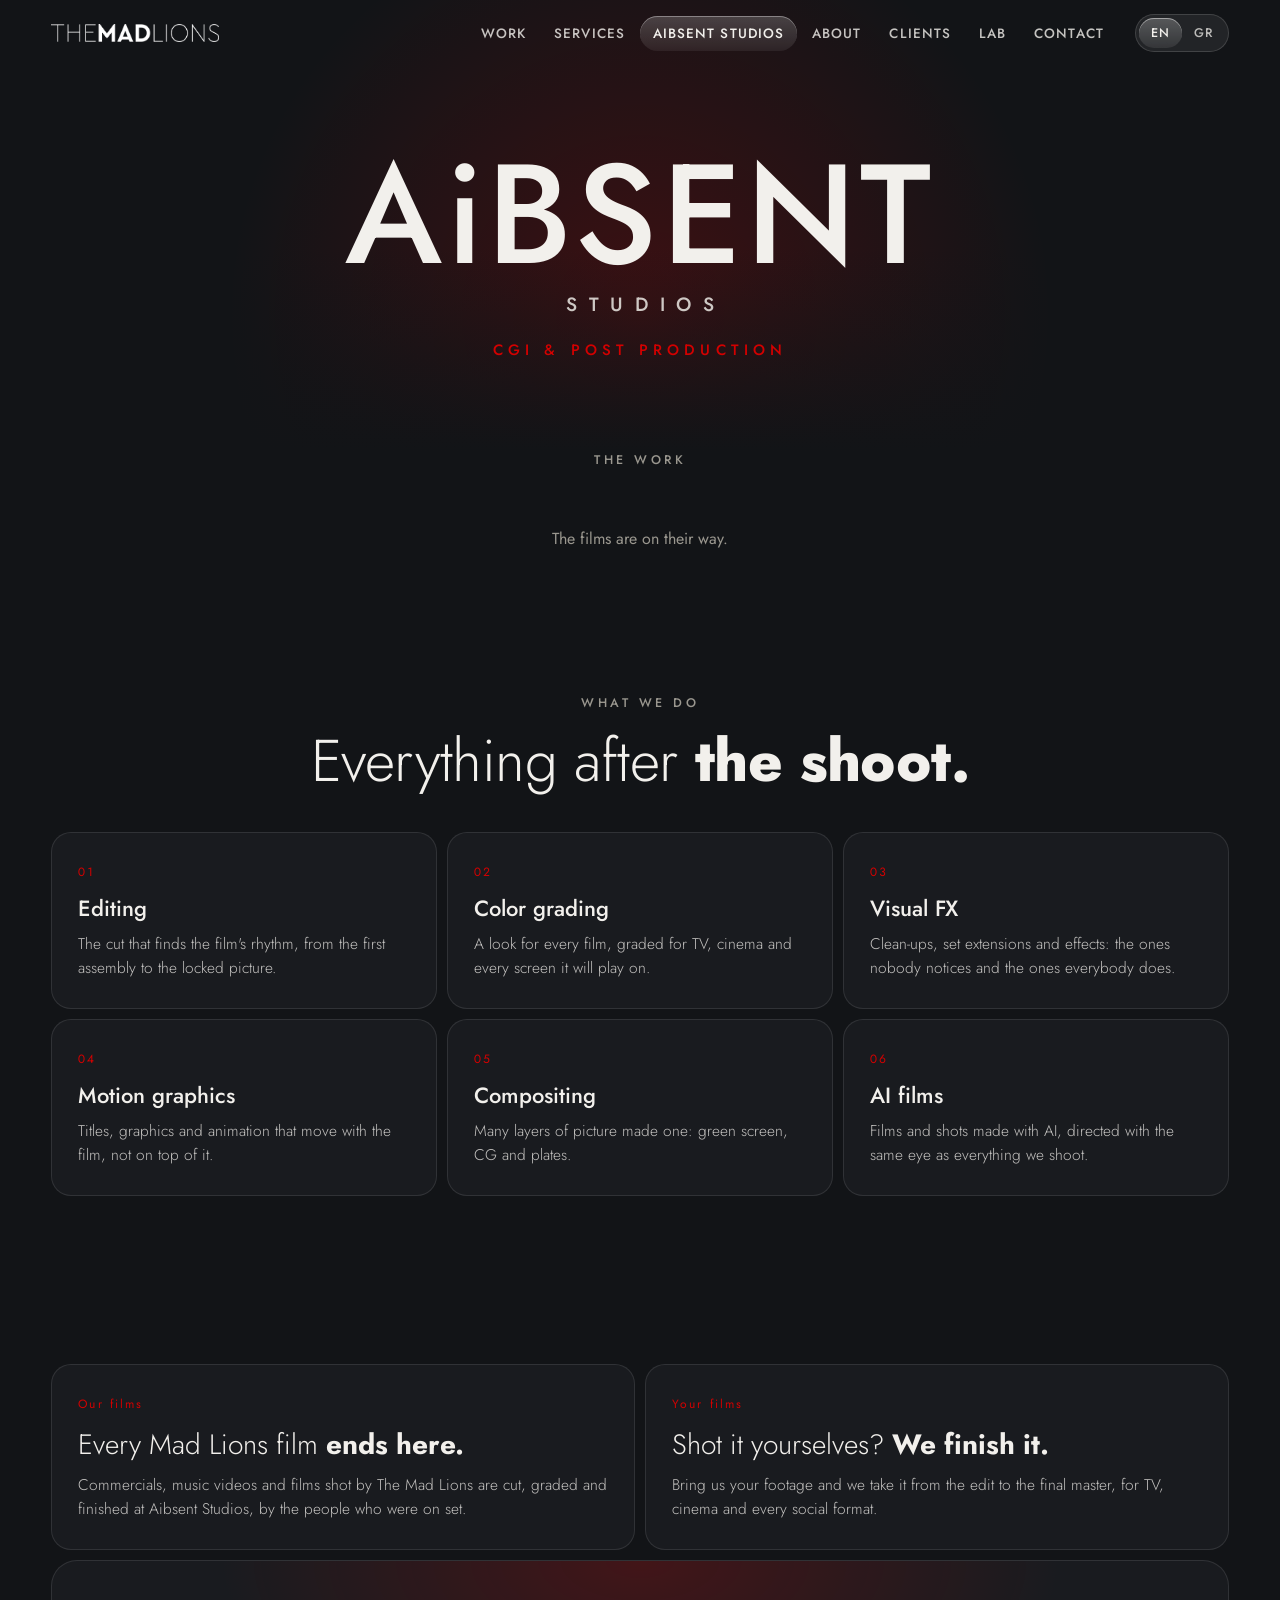
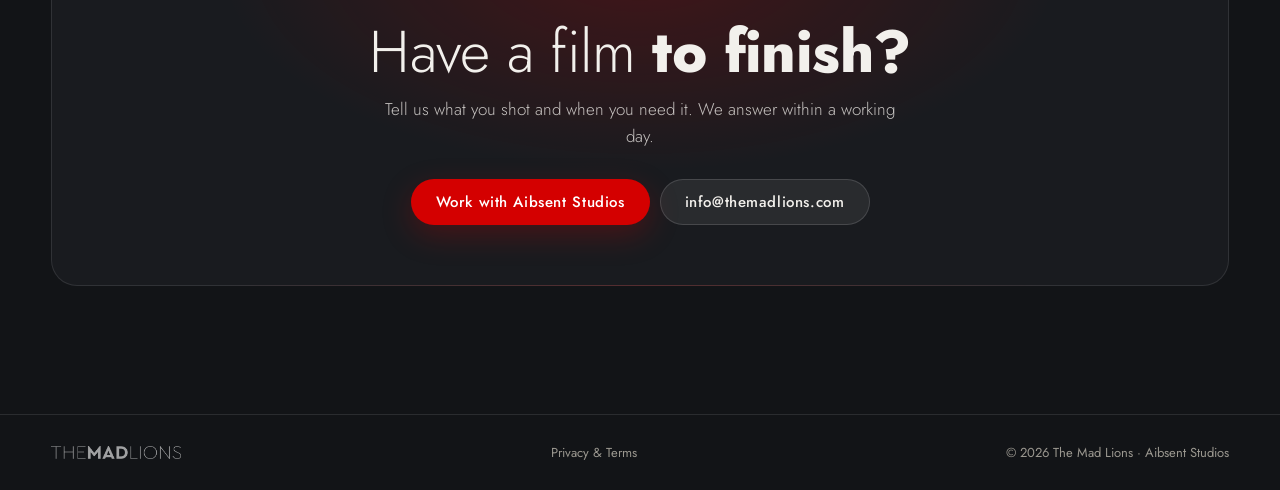
<file: aibsent/index.html>
<!doctype html>
<html lang="en">
<head>
<meta charset="UTF-8">
<meta name="viewport" content="width=device-width, initial-scale=1, viewport-fit=cover">
<!-- Aibsent Studios (Alex, 18 Oct 2026): the page of the studio's post-production and AI studio. What it does, all
     the films marked "Made by Aibsent Studios" in Studio (site_works.aibsent), and a way to bring it a film. Same look and
     language switch as the main page and the Lab. -->
<title>Aibsent Studios · The Mad Lions</title>
<script>
  (function () {
    var q = new URLSearchParams(location.search).get('theme'), t = null
    try { t = q || localStorage.getItem('tml_site_theme') } catch (e) {}
    if (t && t !== 'dark') document.documentElement.dataset.theme = t
  })()
</script>
<link rel="canonical" href="https://themadlions.com/aibsent/">
<meta name="description" content="Aibsent Studios, the post-production and AI studio of The Mad Lions: editing, color grading, visual effects, motion graphics, compositing and films made with AI, for our films and for yours.">
<meta name="theme-color" content="#121417">
<meta property="og:title" content="Aibsent Studios · The Mad Lions">
<meta property="og:description" content="Post-production and AI: where our films are finished, and yours too.">
<meta property="og:url" content="https://themadlions.com/aibsent/">
<meta property="og:image" content="https://themadlions.com/og-image.png">
<link rel="icon" href="../favicon.svg" type="image/svg+xml">
<link rel="preconnect" href="https://fonts.googleapis.com">
<link rel="preconnect" href="https://fonts.gstatic.com" crossorigin>
<link href="https://fonts.googleapis.com/css2?family=Jost:wght@200;300;400;500;700;800&display=swap" rel="stylesheet">
<style>
:root {
  --bg: #121417; --bg-2: #191b1f; --bg-3: #202328; --text: #f2f0ec; --muted: #9a978f; --line: rgba(255,255,255,.1);
  --accent: #d40000; --on-accent: #ffffff; --hi: #ffffff; --glass: rgba(255,255,255,.07); --glass-edge: rgba(255,255,255,.14);
  --wm: invert(1);
  --pad: clamp(16px, 4vw, 56px);
}
html[data-theme='light'] {
  --bg: #f3f0e8; --bg-2: #ffffff; --bg-3: #ebe7dd; --text: #151412; --muted: #6f6a60; --line: rgba(0,0,0,.1);
  --hi: #000000; --glass: rgba(0,0,0,.04); --glass-edge: rgba(0,0,0,.12); --wm: none;
}
html[data-theme='blue'] {
  --bg: #08101f; --bg-2: #0f1a31; --bg-3: #15233f; --text: #eef3ff; --muted: #8e9cbc; --line: rgba(160,190,255,.13);
  --glass: rgba(140,180,255,.09); --glass-edge: rgba(160,200,255,.2);
}
* { box-sizing: border-box; }
html { scroll-behavior: smooth; background: var(--bg); }
body { margin: 0; background: var(--bg); color: var(--text); font-family: Jost, system-ui, sans-serif; font-weight: 400; -webkit-font-smoothing: antialiased; overflow-x: hidden; }
a { color: inherit; text-decoration: none; }
button { font: inherit; color: inherit; }
img { display: block; max-width: 100%; }
.wordmark { filter: var(--wm); height: auto; }

/* the top bar, as on the main page; Lab is the page you are on */
.bar { position: fixed; inset: 0 0 auto 0; z-index: 20; display: flex; align-items: center; gap: 18px; padding: calc(14px + env(safe-area-inset-top)) var(--pad) 14px; transition: background .4s; }
.bar.solid { background: color-mix(in srgb, var(--bg) 72%, transparent); -webkit-backdrop-filter: blur(18px) saturate(140%); backdrop-filter: blur(18px) saturate(140%); border-bottom: 1px solid var(--line); }
.bar .wordmark { width: 168px; }
.bar nav { margin-left: auto; display: flex; gap: 2px; }
.bar nav a { padding: 8px 13px; border-radius: 999px; font-size: 13.5px; font-weight: 500; letter-spacing: .08em; text-transform: uppercase; color: color-mix(in srgb, var(--text) 80%, transparent); transition: background .2s, color .2s; }
.bar nav a { white-space: nowrap; } /* one line, Aibsent Studios too */
.bar nav a:hover { background: var(--glass); color: var(--text); }
.bar nav a.on { color: var(--text); background: linear-gradient(180deg, color-mix(in srgb, var(--hi) 20%, transparent), color-mix(in srgb, var(--hi) 7%, transparent)); box-shadow: inset 0 1px 0 color-mix(in srgb, var(--hi) 35%, transparent); }
.lang { display: flex; padding: 3px; border-radius: 999px; background: var(--glass); border: 1px solid var(--glass-edge); }
.lang button { border: 0; background: transparent; cursor: pointer; padding: 6px 12px; border-radius: 999px; font-size: 12.5px; font-weight: 500; letter-spacing: .08em; color: color-mix(in srgb, var(--text) 75%, transparent); }
.lang button.on { background: linear-gradient(180deg, color-mix(in srgb, var(--hi) 24%, transparent), color-mix(in srgb, var(--hi) 8%, transparent)); box-shadow: inset 0 1px 0 color-mix(in srgb, var(--hi) 45%, transparent); color: var(--text); }

/* the opening */
.hero { position: relative; padding: calc(150px + env(safe-area-inset-top)) var(--pad) clamp(50px, 7vw, 90px); overflow: hidden; }
.hero::before { content: ''; position: absolute; inset: -20% -10% auto auto; width: 70vw; height: 70vw; max-width: 900px; max-height: 900px; border-radius: 50%; background: radial-gradient(circle, color-mix(in srgb, var(--accent) 22%, transparent), transparent 65%); pointer-events: none; }
.kicker { position: relative; margin: 0; font-size: clamp(13px, 1.4vw, 15px); font-weight: 500; letter-spacing: .34em; text-transform: uppercase; color: var(--accent); }
h1 { position: relative; margin: 22px 0 0; font-size: clamp(48px, 9vw, 128px); font-weight: 200; line-height: .95; letter-spacing: -.02em; }
h1 b { font-weight: 800; }
.sub { position: relative; margin: 26px 0 0; max-width: 640px; font-size: clamp(17px, 1.7vw, 20px); font-weight: 300; line-height: 1.55; color: color-mix(in srgb, var(--text) 75%, transparent); }

section { padding: 0 var(--pad) clamp(80px, 10vw, 130px); }
.label { font-size: 12.5px; font-weight: 500; letter-spacing: .28em; text-transform: uppercase; color: var(--muted); margin: 0 0 18px; }

.acts { display: flex; flex-wrap: wrap; gap: 10px; margin-top: 30px; }
.pill { display: inline-flex; align-items: center; justify-content: center; gap: 8px; height: 46px; padding: 0 24px; border-radius: 999px; font-size: 15px; font-weight: 500; letter-spacing: .04em; border: 1px solid var(--glass-edge); background: var(--glass); transition: transform .15s, background .2s, border-color .2s; }
.pill:hover { transform: translateY(-1px); background: color-mix(in srgb, var(--hi) 12%, transparent); border-color: color-mix(in srgb, var(--hi) 30%, transparent); }
.pill:active { transform: scale(.97); }
.pill.main { background: var(--accent); color: var(--on-accent); border-color: transparent; box-shadow: 0 10px 30px color-mix(in srgb, var(--accent) 25%, transparent); }
.pill.main:hover { background: var(--accent); filter: brightness(1.08); }
.pill svg { width: 17px; height: 17px; }
.hero { text-align: center; }
.hero::before { inset: -30% auto auto 50%; transform: translateX(-50%); }
.hero .logo { position: relative; display: block; width: min(420px, 78%); height: auto; margin: 0 auto; }
html[data-theme='light'] .hero .logo { filter: invert(1); }
.hero .kicker { margin-top: 26px; }
.hero h1 { font-size: clamp(40px, 7vw, 96px); }
.hero .sub { margin-left: auto; margin-right: auto; }
.hero .acts { justify-content: center; }
/* the name written out, not the logo picture (Alex, 18 Oct): AiBSENT large, STUDIOS small and spaced under it; the line under it CGI & Post Production; no title, text or buttons */
/* the glow above the name fades out before the hero ends, so the shorter hero shows no edge */
.hero::after { content: ''; position: absolute; left: 0; right: 0; bottom: 0; height: 45%; background: linear-gradient(180deg, transparent, var(--bg)); pointer-events: none; }
.hero > * { z-index: 1; }
.aib-word { position: relative; margin: 0; display: flex; flex-direction: column; align-items: center; font-family: Jost, system-ui, sans-serif; color: var(--text); }
.aib-word .w1 { font-size: clamp(60px, 11vw, 150px); font-weight: 500; line-height: .92; letter-spacing: .03em; }
.aib-word .w2 { margin-top: clamp(8px, 1.2vw, 16px); padding-left: .6em; font-size: clamp(13px, 1.5vw, 20px); font-weight: 500; letter-spacing: .6em; color: color-mix(in srgb, var(--text) 82%, transparent); }
.center { text-align: center; }
h2 { margin: 0; font-size: clamp(32px, 4.6vw, 60px); font-weight: 300; line-height: 1.05; letter-spacing: -.01em; }
h2 b { font-weight: 800; }

/* what the studio does: six tiles */
.caps { display: grid; grid-template-columns: repeat(3, minmax(0, 1fr)); gap: 10px; margin-top: 40px; }
.cap { padding: 26px 26px 28px; border-radius: 20px; background: var(--bg-2); border: 1px solid var(--line); transition: border-color .3s; }
.cap:hover { border-color: color-mix(in srgb, var(--accent) 45%, transparent); }
.cap small { font-size: 12px; letter-spacing: .18em; color: var(--accent); font-variant-numeric: tabular-nums; }
.cap h3 { margin: 10px 0 8px; font-size: 22px; font-weight: 500; }
.cap p { margin: 0; font-size: 15.5px; font-weight: 300; line-height: 1.55; color: color-mix(in srgb, var(--text) 78%, transparent); }

/* the films finished here */
.grid { display: grid; grid-template-columns: repeat(3, minmax(0, 1fr)); gap: 8px; margin-top: 40px; }
/* film tiles 20% lower than 16:9, as on the home page (Alex, 18 Oct) */
.tile { position: relative; aspect-ratio: 20 / 9; border-radius: 14px; overflow: hidden; background: var(--bg-2); cursor: pointer; border: 0; padding: 0; text-align: left; }
.tile img { width: 100%; height: 100%; object-fit: cover; transform: scale(calc(var(--z, 1) * 1.01)); transition: transform 1.2s cubic-bezier(.2,.7,.2,1); }
.tile:hover img { transform: scale(calc(var(--z, 1) * 1.06)); }
/* the kinds of work (Alex, 18 Oct): filters over the films, and the kind as a small chip on each tile */
.kfilters { display: flex; flex-wrap: wrap; justify-content: center; gap: 8px; margin: 0 0 30px; }
.kfilters button { height: 38px; padding: 0 16px; border-radius: 999px; border: 1px solid var(--line); background: none; color: color-mix(in srgb, var(--text) 68%, transparent); font: inherit; font-size: 14px; letter-spacing: .02em; cursor: pointer; transition: background .25s, color .25s, border-color .25s; }
.kfilters button:hover { color: var(--text); border-color: var(--glass-edge); }
.kfilters button.on { color: var(--text); background: var(--glass); border-color: var(--glass-edge); box-shadow: inset 0 1px 0 color-mix(in srgb, var(--hi) 12%, transparent); }
.tile .kchip { position: absolute; top: 12px; left: 12px; z-index: 2; display: inline-flex; align-items: center; gap: 7px; height: 26px; padding: 0 11px; border-radius: 999px; font-size: 10.5px; font-weight: 500; letter-spacing: .12em; text-transform: uppercase; color: #f2f0ec; background: rgba(10,10,12,.55); border: 1px solid rgba(255,255,255,.14); -webkit-backdrop-filter: blur(10px); backdrop-filter: blur(10px); }
.kfilters:not([hidden]) + .grid { margin-top: 0; }
.tile .kchip i { width: 6px; height: 6px; border-radius: 50%; background: #ff3b2f; }
@media (max-width: 700px) { .kfilters { flex-wrap: nowrap; justify-content: flex-start; overflow-x: auto; scrollbar-width: none; margin: 0 calc(-1 * var(--pad)) 22px; padding: 0 var(--pad); } .kfilters::-webkit-scrollbar { display: none; } .kfilters button { flex: none; } }
.tile::after { content: ''; position: absolute; inset: 0; background: linear-gradient(180deg, transparent 60%, rgba(0,0,0,.35)); }
.tile .play { position: absolute; left: 50%; top: 50%; z-index: 1; width: 54px; height: 54px; margin: -27px 0 0 -27px; border-radius: 50%; display: grid; place-items: center; background: var(--accent); opacity: 0; transform: scale(.85); transition: opacity .3s, transform .3s; }
.tile .play svg { width: 16px; margin-left: 3px; fill: #fff; }
.tile:hover .play { opacity: 1; transform: none; }
.empty { margin-top: 40px; text-align: center; color: var(--muted); }

/* for our films and for yours */
.two { display: grid; grid-template-columns: 1fr 1fr; gap: 10px; margin-top: 40px; }
.two .cap h3 { font-size: clamp(22px, 2.4vw, 28px); font-weight: 300; } .two .cap h3 b { font-weight: 700; }
.cta { margin-top: 10px; padding: clamp(30px, 5vw, 60px); border-radius: 26px; text-align: center; background: radial-gradient(600px 300px at 50% 0, color-mix(in srgb, var(--accent) 22%, transparent), transparent 70%), var(--bg-2); border: 1px solid var(--line); }
.cta p { margin: 14px auto 0; max-width: 520px; font-size: 17px; font-weight: 300; line-height: 1.55; color: color-mix(in srgb, var(--text) 78%, transparent); }
.cta .acts { justify-content: center; }

/* the player */
.player { position: fixed; inset: 0; z-index: 50; display: grid; place-items: center; padding: 64px var(--pad); background: rgba(5,5,6,.94); opacity: 0; pointer-events: none; transition: opacity .3s; }
.player.open { opacity: 1; pointer-events: auto; }
.player .frame { width: min(1400px, 100%); aspect-ratio: 16 / 9; max-height: 80vh; border-radius: 14px; overflow: hidden; background: #000; }
.player iframe { width: 100%; height: 100%; border: 0; display: block; }
.player .ptitle { position: absolute; left: var(--pad); top: calc(20px + env(safe-area-inset-top)); color: #f2f0ec; font-size: 15px; font-weight: 500; letter-spacing: .04em; }
.player .close { position: absolute; right: var(--pad); top: calc(14px + env(safe-area-inset-top)); width: 44px; height: 44px; border-radius: 50%; border: 1px solid rgba(255,255,255,.2); background: rgba(255,255,255,.08); color: #f2f0ec; font-size: 22px; cursor: pointer; }

footer { padding: 28px var(--pad) calc(28px + env(safe-area-inset-bottom)); display: flex; justify-content: space-between; align-items: center; gap: 16px; flex-wrap: wrap; color: var(--muted); font-size: 13px; border-top: 1px solid var(--line); }
footer .wordmark { width: 130px; opacity: .6; }

.reveal { opacity: 0; transform: translateY(18px); transition: opacity .9s ease, transform .9s cubic-bezier(.2,.7,.2,1); }
.reveal.in { opacity: 1; transform: none; }
@media (prefers-reduced-motion: reduce) { .reveal { opacity: 1; transform: none; transition: none; } html { scroll-behavior: auto; } }

@media (max-width: 900px) {
  .bar nav { display: none; }
  .lang { margin-left: auto; }
  .caps, .grid { grid-template-columns: repeat(2, minmax(0, 1fr)); }
  .two { grid-template-columns: 1fr; }
}
@media (max-width: 560px) {
  .bar .wordmark { width: 140px; }
  .caps, .grid { grid-template-columns: minmax(0, 1fr); }
  .acts .pill { flex: 1 1 auto; }
}
</style>
</head>
<body>

<header class="bar" id="bar">
  <a href="../" aria-label="The Mad Lions"><img class="wordmark" src="../wordmark.png" alt="The Mad Lions"></a>
  <nav>
    <a href="../#work" data-t="nav.work">Work</a>
    <a href="../#services" data-t="nav.services">Services</a>
    <a href="./" class="on" aria-current="page">Aibsent Studios</a>
    <a href="../#about" data-t="nav.about">About</a>
    <a href="../#clients" data-t="nav.clients">Clients</a>
    <a href="../lab/">Lab</a>
    <a href="../#contact" data-t="nav.contact">Contact</a>
  </nav>
  <div class="lang" role="group" aria-label="Language">
    <button type="button" data-lang="en" class="on">EN</button>
    <button type="button" data-lang="el">GR</button>
  </div>
</header>

<main>
  <div class="hero">
    <h1 class="aib-word reveal" aria-label="Aibsent Studios"><span class="w1">AiBSENT</span><span class="w2">STUDIOS</span></h1>
    <p class="kicker reveal" data-t="hero.kicker">CGI &amp; Post Production</p>
  </div>

  <section id="work">
    <p class="label center reveal" data-t="work.label">The work</p>
    <div class="kfilters" id="kfilters" hidden></div>
    <div class="grid" id="grid"></div>
  </section>

  <section>
    <p class="label center reveal" data-t="caps.label">What we do</p>
    <h2 class="center reveal" data-t="caps.title" data-html>Everything after <b>the shoot.</b></h2>
    <div class="caps" id="caps"></div>
  </section>

  <section>
    <div class="two">
      <div class="cap reveal"><small data-t="ours.n">Our films</small><h3 data-t="ours.t" data-html>Every Mad Lions film <b>ends here.</b></h3><p data-t="ours.p">Commercials, music videos and films shot by The Mad Lions are cut, graded and finished at Aibsent Studios, by the people who were on set.</p></div>
      <div class="cap reveal"><small data-t="yours.n">Your films</small><h3 data-t="yours.t" data-html>Shot it yourselves? <b>We finish it.</b></h3><p data-t="yours.p">Bring us your footage and we take it from the edit to the final master, for TV, cinema and every social format.</p></div>
    </div>
    <div class="cta reveal">
      <h2 data-t="cta.title" data-html>Have a film <b>to finish?</b></h2>
      <p data-t="cta.p">Tell us what you shot and when you need it. We answer within a working day.</p>
      <div class="acts">
        <a class="pill main" href="../?kind=Post-production#contact" data-t="cta.talk">Work with Aibsent Studios</a>
        <a class="pill" href="mailto:info@themadlions.com?subject=Aibsent%20Studios">info@themadlions.com</a>
      </div>
    </div>
  </section>
</main>

<footer>
  <a href="../"><img class="wordmark" src="../wordmark.png" alt="The Mad Lions"></a>
  <a href="../legal/site/" data-t="ft.legal">Privacy &amp; Terms</a>
  <span data-t="footer">© 2026 The Mad Lions · Aibsent Studios</span>
</footer>

<div class="player" id="player" role="dialog" aria-modal="true" aria-label="Film">
  <div class="ptitle" id="ptitle"></div>
  <button class="close" id="pclose" type="button" aria-label="Close">×</button>
  <div class="frame" id="pframe"></div>
</div>

<script>
(function () {
  var CAPS = [
    [['Editing', 'The cut that finds the film\'s rhythm, from the first assembly to the locked picture.'], ['Μοντάζ', 'Το μοντάζ που βρίσκει τον ρυθμό της ταινίας, από το πρώτο assembly ως το κλείδωμα της εικόνας.']],
    [['Color grading', 'A look for every film, graded for TV, cinema and every screen it will play on.'], ['Color grading', 'Ένα look για κάθε ταινία, για TV, σινεμά και κάθε οθόνη που θα παίξει.']],
    [['Visual FX', 'Clean-ups, set extensions and effects: the ones nobody notices and the ones everybody does.'], ['Visual FX', 'Καθαρισμοί, επεκτάσεις σκηνικού και εφέ: αυτά που δεν τα καταλαβαίνει κανείς και αυτά που τα βλέπουν όλοι.']],
    [['Motion graphics', 'Titles, graphics and animation that move with the film, not on top of it.'], ['Motion graphics', 'Τίτλοι, γραφικά και animation που κινούνται με την ταινία, όχι πάνω της.']],
    [['Compositing', 'Many layers of picture made one: green screen, CG and plates.'], ['Compositing', 'Πολλά επίπεδα εικόνας γίνονται ένα: green screen, CG και plates.']],
    [['AI films', 'Films and shots made with AI, directed with the same eye as everything we shoot.'], ['Ταινίες με AI', 'Ταινίες και πλάνα με AI, σκηνοθετημένα με το ίδιο μάτι όπως ό,τι γυρίζουμε.']]
  ]
  var EL = {
    'nav.work': 'Δουλειά', 'nav.services': 'Υπηρεσίες', 'nav.process': 'Διαδικασία', 'nav.clients': 'Πελάτες', 'nav.about': 'Εμείς', 'nav.contact': 'Επαφή',
    'hero.kicker': 'CGI & Post Production',
    'hero.title': 'Εκεί που <b>ολοκληρώνονται</b> οι ταινίες.',
    'hero.sub': 'Το δικό μας studio για post-production και AI. Ολοκληρώνει τις ταινίες μας και αναλαμβάνει και τις δικές σας: από το μοντάζ και το color grading ως τα visual effects, τα motion graphics και ταινίες με AI.',
    'cta.talk': 'Δουλέψτε με την Aibsent Studios', 'cta.see': 'Δες τη δουλειά',
    'caps.label': 'Τι κάνουμε', 'caps.title': 'Ό,τι γίνεται <b>μετά το γύρισμα.</b>',
    'work.label': 'Η δουλειά', 'work.title': 'Ολοκληρωμένα <b>από την Aibsent Studios.</b>', 'work.none': 'Οι ταινίες έρχονται σύντομα.',
    'ours.n': 'Οι ταινίες μας', 'ours.t': 'Κάθε ταινία των Mad Lions <b>τελειώνει εδώ.</b>', 'ours.p': 'Διαφημιστικά, βίντεο κλιπ και ταινίες που γυρίζουν οι The Mad Lions μοντάρονται, παίρνουν χρώμα και ολοκληρώνονται στην Aibsent Studios, από ανθρώπους που ήταν στο γύρισμα.',
    'yours.n': 'Οι ταινίες σας', 'yours.t': 'Το γυρίσατε μόνοι σας; <b>Το ολοκληρώνουμε.</b>', 'yours.p': 'Φέρτε μας το υλικό σας και το πάμε από το μοντάζ ως το τελικό master, για TV, σινεμά και κάθε social format.',
    'cta.title': 'Έχετε μια ταινία <b>να ολοκληρώσετε;</b>', 'cta.p': 'Πείτε μας τι γυρίσατε και πότε το χρειάζεστε. Απαντάμε μέσα σε μία εργάσιμη.',
    'ft.legal': 'Απόρρητο & Όροι',
    'footer': '© 2026 The Mad Lions · Aibsent Studios'
  }
  var lang = 'en'
  function renderCaps() {
    document.getElementById('caps').innerHTML = CAPS.map(function (c, i) { var x = lang === 'el' ? c[1] : c[0]; return '<div class="cap reveal in"><small>0' + (i + 1) + '</small><h3>' + x[0] + '</h3><p>' + x[1] + '</p></div>' }).join('')
  }
  var nodes = [].slice.call(document.querySelectorAll('[data-t]')), EN = {}
  nodes.forEach(function (n) { var k = n.dataset.t; if (!(k in EN)) EN[k] = n.hasAttribute('data-html') ? n.innerHTML : n.textContent })
  EN['work.none'] = 'The films are on their way.'
  function setLang(l, pick) {
    lang = l === 'el' ? 'el' : 'en'
    var d = lang === 'el' ? EL : EN
    nodes.forEach(function (n) { var v = d[n.dataset.t]; if (v == null) v = EN[n.dataset.t]; if (n.hasAttribute('data-html')) n.innerHTML = v; else n.textContent = v })
    document.documentElement.lang = lang
    document.querySelectorAll('.lang button').forEach(function (b) { b.classList.toggle('on', b.dataset.lang === lang) })
    if (pick) { try { localStorage.setItem('tml_site_lang', lang); localStorage.setItem('tml_site_lang_set', '1') } catch (e) {} }
    renderCaps(); renderWorks()
  }

  // the films marked "Made by Aibsent Studios" in Studio, in the site's order
  var SUPABASE_URL = 'https://naibamqexcqnqhbbqafa.supabase.co', SUPABASE_KEY = 'sb_publishable_o1OB_ohozPq1Xr2jg2ZSHA_3GsusXFL'
  var CATS_EL = { 'Commercials': 'Διαφημιστικά', 'Music Videos': 'Βίντεο κλιπ', 'Corporate': 'Εταιρικά', 'Motion Graphics': 'Motion Graphics', 'Events': 'Events', 'AI Films': 'AI ταινίες', 'Films': 'Ταινίες', 'Showreels': 'Showreels' }
  var PLAY = '<svg viewBox="0 0 10 12"><path d="M0 0l10 6-10 6z"/></svg>'
  var works = null
  // the kinds of work, from Studio > Work (site_settings.aib_kinds); a film can be more than one
  var KINDS = [['full', 'CGI - 100%', 'CGI - 100%'], ['shots', 'CGI - Shots', 'CGI - Shots'], ['anim', 'Animation', 'Animation'], ['motion', 'Motion Graphics', 'Motion Graphics'], ['visuals', 'Visuals', 'Visuals']]
  var kindsOf = {}, kf = 'all'
  function kName(k) { for (var i = 0; i < KINDS.length; i++) if (KINDS[i][0] === k) return lang === 'el' ? KINDS[i][2] : KINDS[i][1]; return k }
  function renderFilters() {
    var box = document.getElementById('kfilters'), have = KINDS.filter(function (k) { return (works || []).some(function (w) { return (kindsOf[w.id] || []).indexOf(k[0]) >= 0 }) })
    box.hidden = !have.length
    if (!have.length) { kf = 'all'; return }
    if (kf !== 'all' && !have.some(function (k) { return k[0] === kf })) kf = 'all'
    box.innerHTML = [['all', lang === 'el' ? 'Όλα' : 'All']].concat(have.map(function (k) { return [k[0], kName(k[0])] })).map(function (k) { return '<button type="button" data-k="' + k[0] + '" class="' + (kf === k[0] ? 'on' : '') + '">' + k[1] + '</button>' }).join('')
  }
  document.getElementById('kfilters').onclick = function (e) { var b = e.target.closest('[data-k]'); if (!b) return; kf = b.getAttribute('data-k'); renderWorks() }
  function thumb(w) { return w.cover || (w.kind === 'vm' ? 'https://vumbnail.com/' + w.video_id + '_large.jpg' : 'https://i.ytimg.com/vi/' + w.video_id + '/maxresdefault.jpg') }
  function renderWorks() {
    var grid = document.getElementById('grid')
    if (works === null) return
    if (!works.length) { grid.outerHTML = '<p class="empty" id="grid">' + (lang === 'el' ? EL['work.none'] : EN['work.none']) + '</p>'; return }
    renderFilters()
    grid.innerHTML = ''
    works.filter(function (w) { return kf === 'all' || (kindsOf[w.id] || []).indexOf(kf) >= 0 }).forEach(function (w) {
      var b = document.createElement('button'); b.type = 'button'; b.className = 'tile'
      var im = document.createElement('img'); im.loading = 'lazy'; im.decoding = 'async'; im.alt = ''; im.src = thumb(w)
      var f = w.frame || null
      if (f) { im.style.objectPosition = (f.x == null ? 50 : f.x) + '% ' + (f.y == null ? 50 : f.y) + '%'; im.style.transformOrigin = im.style.objectPosition; im.style.setProperty('--z', Math.max(1, Number(f.z || 1))) }
      var hq = function () { if (w.kind !== 'vm' && im.src.indexOf('maxres') > 0) { im.src = 'https://i.ytimg.com/vi/' + w.video_id + '/hqdefault.jpg'; return true } return false }
      im.onerror = function () { if (!hq()) im.style.visibility = 'hidden' }
      // YouTube answers a film with no large still with a small grey placeholder, not an error: then the normal still
      im.onload = function () { if (im.naturalWidth && im.naturalWidth < 200) hq() }
      b.appendChild(im)
      // no titles on the tiles (Alex, 18 Oct), as on the home page; the name stays for screen readers
      var ks = kindsOf[w.id] || []
      b.insertAdjacentHTML('beforeend', (ks.length ? '<span class="kchip"><i></i>' + kName(kf !== 'all' ? kf : ks[0]) + '</span>' : '') + '<span class="play">' + PLAY + '</span>')
      b.setAttribute('aria-label', w.title)
      b.onclick = function () { play(w) }
      // the tile plays a silent piece of its film by itself (../preview.js; Alex, 10 Nov)
      if (w.video_id) { b.dataset.pv = (w.kind || 'yt') + ':' + w.video_id; b.dataset.pvs = (w.categories || []).some(function (c) { return ['Commercials', 'Corporate', 'Events', 'Motion Graphics'].indexOf(c) >= 0 }) ? 3 : 22 }
      grid.appendChild(b)
    })
  }
  var getJson = function (q) { return fetch(SUPABASE_URL + '/rest/v1/' + q, { headers: { apikey: SUPABASE_KEY } }).then(function (r) { return r.json() }) }
  Promise.all([
    getJson('site_works?visible=eq.true&aibsent=eq.true&kind=in.(yt,vm)&select=id,title,client,categories,kind,video_id,frame,cover&order=position.asc,created_at.desc'),
    getJson('site_settings?key=eq.aib_kinds&select=value').catch(function () { return [] })
  ]).then(function (r) {
    var rows = r[0], k = Array.isArray(r[1]) && r[1][0] && r[1][0].value
    kindsOf = k && typeof k === 'object' ? k : {}
    works = Array.isArray(rows) ? rows.filter(function (w) { return w.video_id }) : []; renderWorks()
  }).catch(function () { works = []; renderWorks() })

  // a film plays here, through youtube.com with the page as referrer, or Vimeo
  var player = document.getElementById('player'), frame = document.getElementById('pframe')
  function play(w) {
    document.getElementById('ptitle').textContent = w.title
    var src = w.kind === 'vm'
      ? 'https://player.vimeo.com/video/' + w.video_id + '?autoplay=1&title=0&byline=0&portrait=0&dnt=1'
      : 'https://www.youtube.com/embed/' + w.video_id + '?autoplay=1&rel=0&modestbranding=1&playsinline=1&origin=' + encodeURIComponent(location.origin)
    frame.innerHTML = '<iframe src="' + src + '" allow="autoplay; encrypted-media; fullscreen; picture-in-picture" referrerpolicy="strict-origin-when-cross-origin" allowfullscreen title=""></iframe>'
    player.classList.add('open'); document.body.style.overflow = 'hidden'
  }
  function close() { player.classList.remove('open'); document.body.style.overflow = ''; setTimeout(function () { frame.innerHTML = '' }, 300) }
  document.getElementById('pclose').onclick = close
  player.onclick = function (e) { if (e.target === player) close() }
  addEventListener('keydown', function (e) { if (e.key === 'Escape' && player.classList.contains('open')) close() })

  document.querySelectorAll('.lang button').forEach(function (b) { b.addEventListener('click', function () { setLang(b.dataset.lang, 1) }) })
  // Greek by itself for a visitor from Greece (Alex, 10 Nov 2026): a browser set to Greek, or a clock on Greek or Cypriot time.
  // EN / GR pressed once stays (tml_site_lang with tml_site_lang_set; an "en" kept before 10 Nov was only the default).
  function firstLang() {
    try { var s = localStorage.getItem('tml_site_lang'); if (s === 'el' || (s === 'en' && localStorage.getItem('tml_site_lang_set'))) return s } catch (e) {}
    try { if ((navigator.languages || [navigator.language || '']).some(function (x) { return /^el/i.test(x) }) || /Athens|Nicosia/.test(Intl.DateTimeFormat().resolvedOptions().timeZone)) return 'el' } catch (e) {}
    return 'en'
  }
  var saved = firstLang()
  setLang(saved)

  var bar = document.getElementById('bar')
  var onScroll = function () { bar.classList.toggle('solid', window.scrollY > 30) }
  window.addEventListener('scroll', onScroll, { passive: true }); onScroll()

  var rv = [].slice.call(document.querySelectorAll('.reveal'))
  if (!('IntersectionObserver' in window) || (window.matchMedia && window.matchMedia('(prefers-reduced-motion: reduce)').matches)) rv.forEach(function (e) { e.classList.add('in') })
  else {
    var io = new IntersectionObserver(function (es) { es.forEach(function (e) { if (e.isIntersecting) { e.target.classList.add('in'); io.unobserve(e.target) } }) }, { rootMargin: '0px 0px -6% 0px', threshold: .06 })
    rv.forEach(function (e) { io.observe(e) })
  }
})()
</script>
<script src="../preview.js" defer></script>
</body>
</html>
</file>
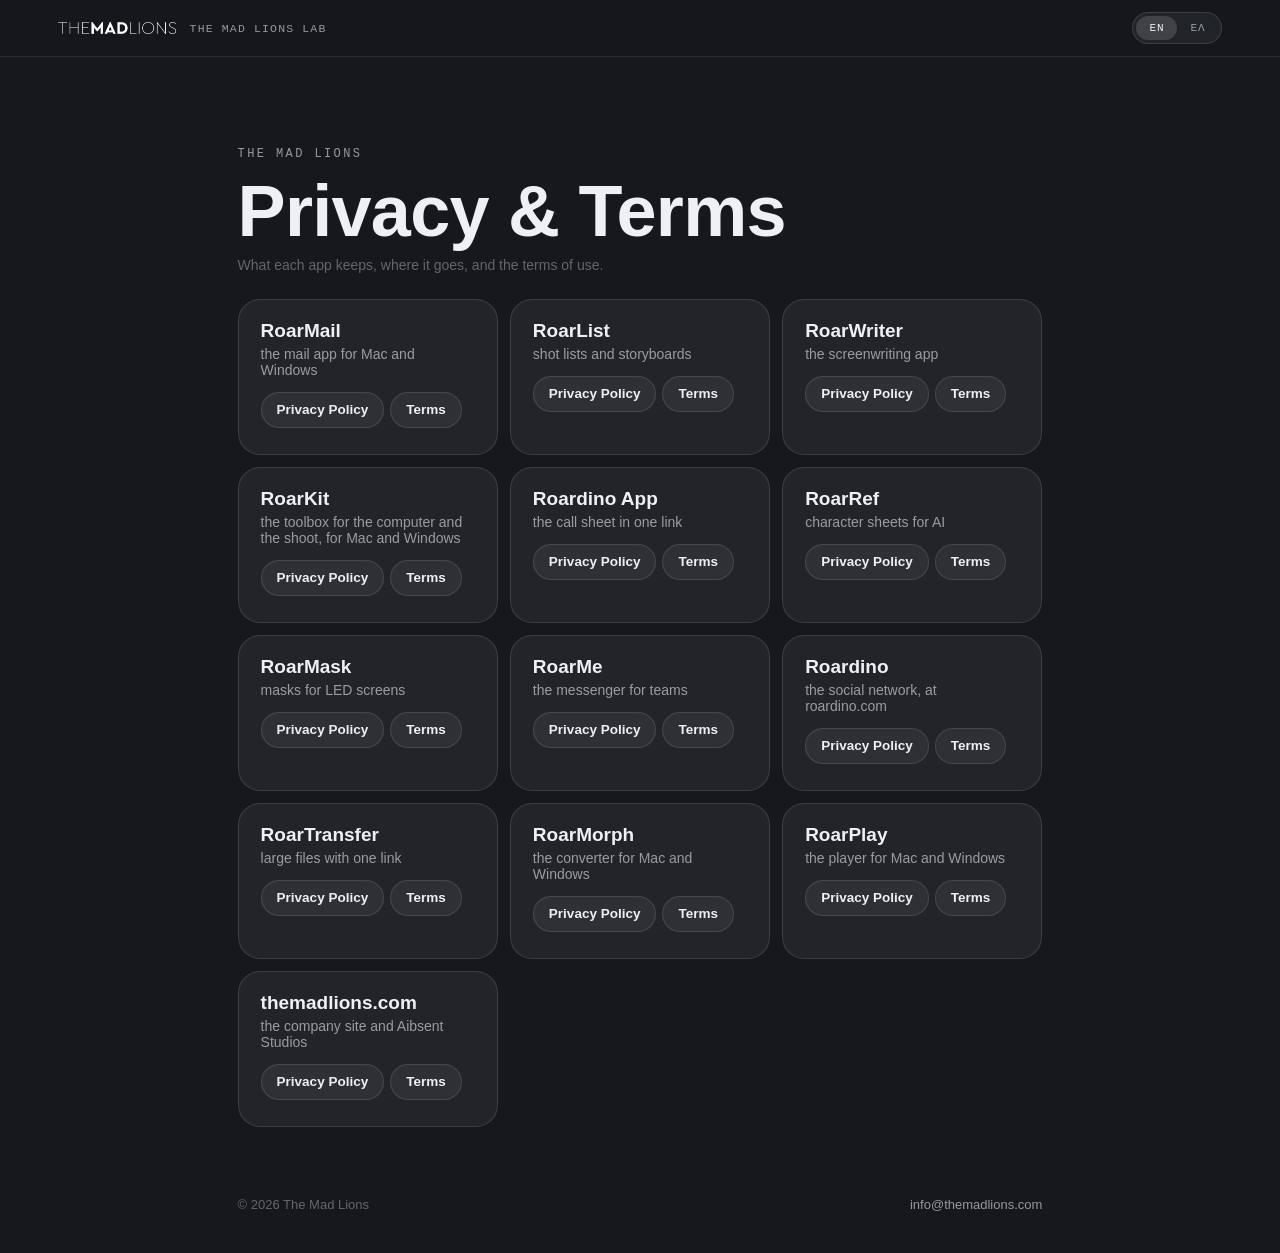
<file: legal/index.html>
<!doctype html>
<html lang="en">
<head>
<meta charset="utf-8">
<meta name="viewport" content="width=device-width, initial-scale=1, viewport-fit=cover">
<!-- Made by scripts/site-legal.mjs in the hub repository: edit the texts there, not here. -->
<title>Privacy Policies and Terms · The Mad Lions</title>
<link rel="canonical" href="https://themadlions.com/legal/">
<meta name="description" content="The privacy policy and terms of use of every app from The Mad Lions Lab and of themadlions.com.">
<meta name="theme-color" content="#16181c">
<link rel="icon" href="../favicon.svg" type="image/svg+xml">
<style>
:root { --bg:#16181c; --line:rgba(255,255,255,.09); --text:#eef0f3; --muted:rgba(214,220,228,.66); --dim:rgba(214,220,228,.4);
  --red:#d40000; --red-hi:#ff3b2f; --glass:rgba(255,255,255,.055); --edge:rgba(255,255,255,.12); --pad:clamp(16px,4.5vw,72px);
  --sans:-apple-system,BlinkMacSystemFont,'SF Pro Text','Segoe UI',Roboto,'Helvetica Neue',sans-serif; --mono:ui-monospace,'SF Mono',Menlo,monospace; color-scheme:dark; }
* { box-sizing:border-box; }
html { background:var(--bg); scroll-behavior:smooth; }
body { margin:0; color:var(--text); font-family:var(--sans); -webkit-font-smoothing:antialiased; background:var(--bg); }
body::before { content:''; position:fixed; inset:0; z-index:-1; pointer-events:none; background:radial-gradient(1100px 620px at 50% -10%,#3c424c 0%,transparent 62%),radial-gradient(800px 600px at 100% 100%,rgba(212,0,0,.10),transparent 70%),linear-gradient(180deg,#23272e 0%,#17191d 50%,#121417 100%); }
a { color:inherit; }
:focus-visible { outline:2px solid var(--red-hi); outline-offset:3px; border-radius:8px; }
.bar { position:sticky; top:0; z-index:5; display:flex; align-items:center; gap:14px; padding:calc(12px + env(safe-area-inset-top)) var(--pad) 12px; background:rgba(22,24,28,.72); -webkit-backdrop-filter:blur(18px) saturate(140%); backdrop-filter:blur(18px) saturate(140%); border-bottom:1px solid var(--line); }
.bar .home img { width:118px; height:auto; filter:invert(1); display:block; }
.bar .crumb { font-family:var(--mono); font-size:11.5px; letter-spacing:.1em; text-transform:uppercase; color:var(--muted); text-decoration:none; white-space:nowrap; overflow:hidden; text-overflow:ellipsis; }
.bar .end { margin-left:auto; display:flex; gap:8px; align-items:center; }
.seg { display:flex; padding:3px; border-radius:999px; background:var(--glass); border:1px solid var(--edge); }
.seg button, .seg a { border:0; background:transparent; cursor:pointer; padding:6px 13px; border-radius:999px; font:inherit; font-family:var(--mono); font-size:11px; letter-spacing:.08em; color:var(--muted); text-decoration:none; }
.seg .on { background:rgba(255,255,255,.14); color:var(--text); }
main { max-width:920px; margin:0 auto; padding:clamp(40px,7vw,90px) var(--pad) 40px; }
.kicker { margin:0; font-family:var(--mono); font-size:12px; letter-spacing:.2em; text-transform:uppercase; color:var(--muted); }
h1 { margin:14px 0 10px; font-size:clamp(38px,7vw,72px); line-height:1; font-weight:800; letter-spacing:-.01em; }
.date { color:var(--dim); font-size:14px; margin:0 0 26px; }
.tabs { margin:0 0 34px; width:max-content; max-width:100%; }
.tabs a { font-size:12px; padding:8px 16px; }
section { scroll-margin-top:80px; }
h2 { font-size:clamp(26px,4vw,38px); margin:46px 0 18px; font-weight:700; }
section:first-of-type h2 { margin-top:0; }
.grid { display:grid; gap:12px; }
.tile { padding:20px 22px; border-radius:22px; background:var(--glass); border:1px solid var(--edge); }
.tile h3 { margin:0 0 8px; font-size:17px; }
.tile p { margin:0 0 9px; color:var(--muted); font-size:15.5px; line-height:1.6; }
.tile p:last-child { margin-bottom:0; }
.tile a { color:var(--text); }
.apps { display:grid; grid-template-columns:repeat(auto-fill,minmax(250px,1fr)); gap:12px; }
.apps .tile b { display:block; font-size:19px; margin-bottom:4px; }
.apps .tile small { display:block; color:var(--muted); font-size:14px; margin-bottom:14px; }
.pill { display:inline-flex; align-items:center; height:36px; padding:0 15px; margin:0 6px 6px 0; border-radius:999px; font-size:13.5px; font-weight:600; text-decoration:none; border:1px solid var(--edge); background:var(--glass); transition:background .2s,transform .2s; }
.pill:hover { background:rgba(255,255,255,.1); transform:translateY(-1px); }
footer { max-width:920px; margin:0 auto; padding:30px var(--pad) calc(40px + env(safe-area-inset-bottom)); color:var(--dim); font-size:13px; display:flex; gap:14px; flex-wrap:wrap; justify-content:space-between; }
footer a { color:var(--muted); text-decoration:none; }
@media (max-width:560px) { .bar .home img { width:96px; } .bar .crumb { display:none; } }

html:not([lang=el]) [lang=el], html[lang=el] [lang=en] { display:none !important; }
</style>
</head>
<body>
<header class="bar">
  <a class="home" href="../"><img src="../wordmark.png" alt="The Mad Lions"></a>
  <a class="crumb" href="../lab/">The Mad Lions Lab</a>
  <div class="end"><div class="seg"><button type="button" data-lang="en">EN</button><button type="button" data-lang="el">ΕΛ</button></div></div>
</header>
<main>
  <p class="kicker">The Mad Lions</p>
  <h1><span lang="en">Privacy &amp; Terms</span><span lang="el">Απόρρητο &amp; Όροι</span></h1>
  <p class="date"><span lang="en">What each app keeps, where it goes, and the terms of use.</span><span lang="el">Τι κρατά κάθε εφαρμογή, πού πηγαίνει, και οι όροι χρήσης.</span></p>
  <div class="apps"><div class="tile"><b>RoarMail</b><small><span lang="en">the mail app for Mac and Windows</span><span lang="el">η εφαρμογή email για Mac και Windows</span></small><a class="pill" href="roarmail/#privacy"><span lang="en">Privacy Policy</span><span lang="el">Απόρρητο</span></a><a class="pill" href="roarmail/#terms"><span lang="en">Terms</span><span lang="el">Όροι</span></a></div><div class="tile"><b>RoarList</b><small><span lang="en">shot lists and storyboards</span><span lang="el">shot lists και storyboards</span></small><a class="pill" href="roarlist/#privacy"><span lang="en">Privacy Policy</span><span lang="el">Απόρρητο</span></a><a class="pill" href="roarlist/#terms"><span lang="en">Terms</span><span lang="el">Όροι</span></a></div><div class="tile"><b>RoarWriter</b><small><span lang="en">the screenwriting app</span><span lang="el">η εφαρμογή σεναρίου</span></small><a class="pill" href="roarwriter/#privacy"><span lang="en">Privacy Policy</span><span lang="el">Απόρρητο</span></a><a class="pill" href="roarwriter/#terms"><span lang="en">Terms</span><span lang="el">Όροι</span></a></div><div class="tile"><b>RoarKit</b><small><span lang="en">the toolbox for the computer and the shoot, for Mac and Windows</span><span lang="el">η εργαλειοθήκη για τον υπολογιστή και το γύρισμα, σε Mac και Windows</span></small><a class="pill" href="roarkit/#privacy"><span lang="en">Privacy Policy</span><span lang="el">Απόρρητο</span></a><a class="pill" href="roarkit/#terms"><span lang="en">Terms</span><span lang="el">Όροι</span></a></div><div class="tile"><b>Roardino App</b><small><span lang="en">the call sheet in one link</span><span lang="el">το πρόγραμμα γυρίσματος σε ένα link</span></small><a class="pill" href="roardino/#privacy"><span lang="en">Privacy Policy</span><span lang="el">Απόρρητο</span></a><a class="pill" href="roardino/#terms"><span lang="en">Terms</span><span lang="el">Όροι</span></a></div><div class="tile"><b>RoarRef</b><small><span lang="en">character sheets for AI</span><span lang="el">φύλλα χαρακτήρα για AI</span></small><a class="pill" href="roarref/#privacy"><span lang="en">Privacy Policy</span><span lang="el">Απόρρητο</span></a><a class="pill" href="roarref/#terms"><span lang="en">Terms</span><span lang="el">Όροι</span></a></div><div class="tile"><b>RoarMask</b><small><span lang="en">masks for LED screens</span><span lang="el">μάσκες για οθόνες LED</span></small><a class="pill" href="roarmask/#privacy"><span lang="en">Privacy Policy</span><span lang="el">Απόρρητο</span></a><a class="pill" href="roarmask/#terms"><span lang="en">Terms</span><span lang="el">Όροι</span></a></div><div class="tile"><b>RoarMe</b><small><span lang="en">the messenger for teams</span><span lang="el">το messenger για ομάδες</span></small><a class="pill" href="https://roarme.app/app/?legal=privacy"><span lang="en">Privacy Policy</span><span lang="el">Απόρρητο</span></a><a class="pill" href="https://roarme.app/app/?legal=terms"><span lang="en">Terms</span><span lang="el">Όροι</span></a></div><div class="tile"><b>Roardino</b><small><span lang="en">the social network, at roardino.com</span><span lang="el">το κοινωνικό δίκτυο, στο roardino.com</span></small><a class="pill" href="https://roardino.com/#/legal/privacy"><span lang="en">Privacy Policy</span><span lang="el">Απόρρητο</span></a><a class="pill" href="https://roardino.com/#/legal/terms"><span lang="en">Terms</span><span lang="el">Όροι</span></a></div><div class="tile"><b>RoarTransfer</b><small><span lang="en">large files with one link</span><span lang="el">μεγάλα αρχεία με ένα link</span></small><a class="pill" href="https://roartransfer.com/privacy/"><span lang="en">Privacy Policy</span><span lang="el">Απόρρητο</span></a><a class="pill" href="https://roartransfer.com/terms/"><span lang="en">Terms</span><span lang="el">Όροι</span></a></div><div class="tile"><b>RoarMorph</b><small><span lang="en">the converter for Mac and Windows</span><span lang="el">η εφαρμογή μετατροπής για Mac και Windows</span></small><a class="pill" href="roarmorph/#privacy"><span lang="en">Privacy Policy</span><span lang="el">Απόρρητο</span></a><a class="pill" href="roarmorph/#terms"><span lang="en">Terms</span><span lang="el">Όροι</span></a></div><div class="tile"><b>RoarPlay</b><small><span lang="en">the player for Mac and Windows</span><span lang="el">το player για Mac και Windows</span></small><a class="pill" href="roarplay/#privacy"><span lang="en">Privacy Policy</span><span lang="el">Απόρρητο</span></a><a class="pill" href="roarplay/#terms"><span lang="en">Terms</span><span lang="el">Όροι</span></a></div><div class="tile"><b>themadlions.com</b><small><span lang="en">the company site and Aibsent Studios</span><span lang="el">το site της εταιρείας και η Aibsent Studios</span></small><a class="pill" href="site/#privacy"><span lang="en">Privacy Policy</span><span lang="el">Απόρρητο</span></a><a class="pill" href="site/#terms"><span lang="en">Terms</span><span lang="el">Όροι</span></a></div></div>
</main>
<footer><span>© 2026 The Mad Lions</span><a href="mailto:info@themadlions.com">info@themadlions.com</a></footer>
<script>
(function () {
  var q = new URLSearchParams(location.search).get('lang'), l = q
  // Greek by itself for a visitor from Greece (Alex, 10 Nov 2026): a browser set to Greek, or a clock on Greek or Cypriot time.
  // EN / GR pressed once stays (tml_site_lang with tml_site_lang_set; an "en" kept before 10 Nov was only the default).
  function firstLang() {
    try { var s = localStorage.getItem('tml_site_lang'); if (s === 'el' || (s === 'en' && localStorage.getItem('tml_site_lang_set'))) return s } catch (e) {}
    try { if ((navigator.languages || [navigator.language || '']).some(function (x) { return /^el/i.test(x) }) || /Athens|Nicosia/.test(Intl.DateTimeFormat().resolvedOptions().timeZone)) return 'el' } catch (e) {}
    return 'en'
  }
  if (!l) l = firstLang()
  function set(x) { l = x === 'el' ? 'el' : 'en'; document.documentElement.lang = l
    document.querySelectorAll('[data-lang]').forEach(function (b) { b.classList.toggle('on', b.dataset.lang === l) }) }
  document.querySelectorAll('[data-lang]').forEach(function (b) { b.onclick = function () { set(b.dataset.lang); try { localStorage.setItem('tml_site_lang', l); localStorage.setItem('tml_site_lang_set', '1') } catch (e) {} } })
  set(l)
})()
</script>
</body>
</html>
</file>
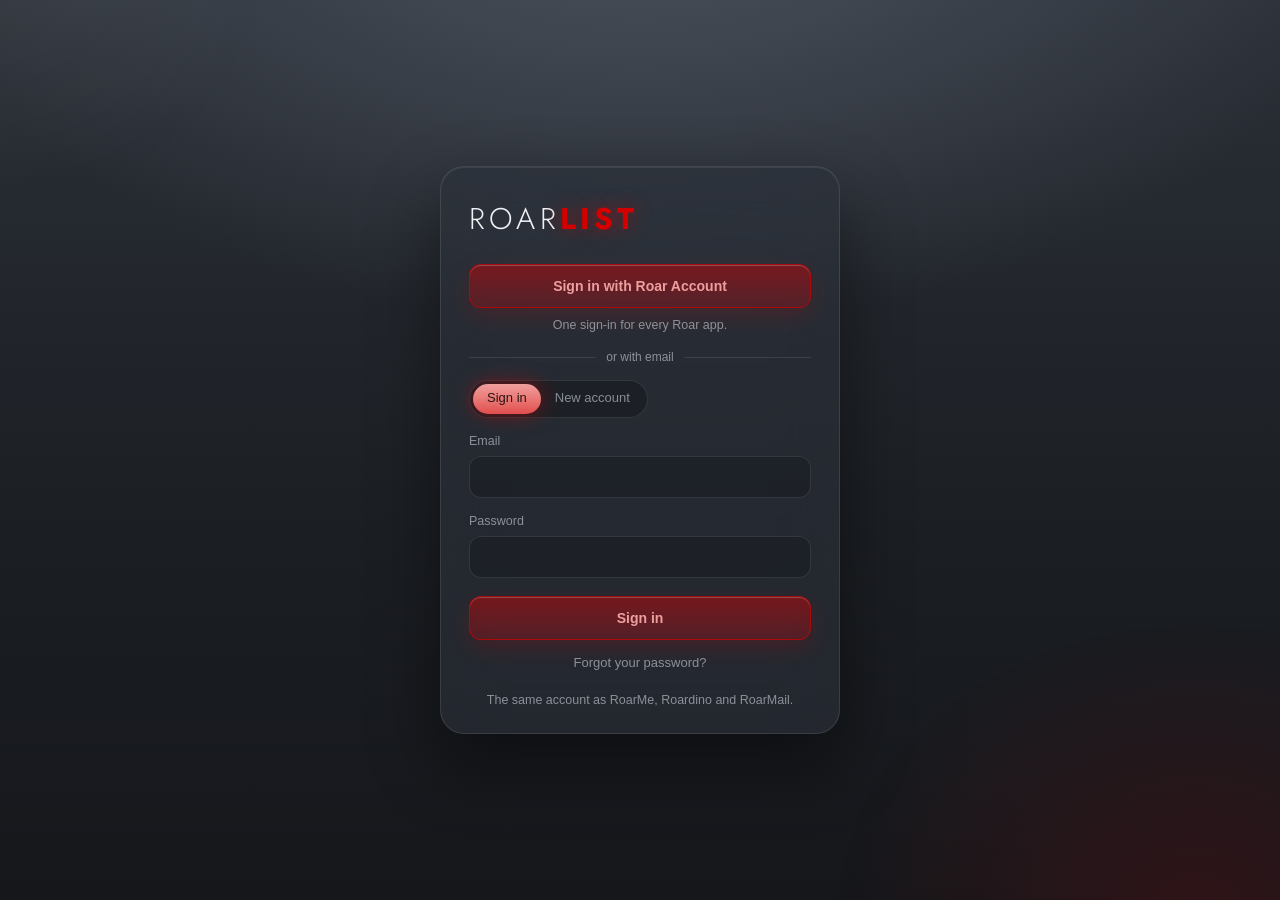
<file: roarlist/index.html>
<!doctype html>
<html lang="en">
  <head>
    <meta charset="UTF-8" />
    <meta http-equiv="Content-Security-Policy" content="default-src 'self'; script-src 'self'; style-src 'self' 'unsafe-inline' https://fonts.googleapis.com; img-src 'self' data: blob: roarimg:; font-src 'self' data: https://fonts.gstatic.com; connect-src 'self' https://bzmjhbnwhdwmncxkqkdl.supabase.co wss://bzmjhbnwhdwmncxkqkdl.supabase.co; object-src 'none'; base-uri 'none'; form-action 'none'" />
    <meta name="viewport" content="width=device-width, initial-scale=1, viewport-fit=cover" />
    <meta name="description" content="RoarList: shot lists and storyboards for shoots. TheMadlions Lab, Experiment 04." />
    <meta name="theme-color" content="#1f2328" />
    <link rel="icon" href="./favicon.svg" type="image/svg+xml" />
    <link rel="apple-touch-icon" href="./icon.png" />
    <title>RoarList</title>
    <script type="module" crossorigin src="./assets/index-BFd28_il.js"></script>
    <link rel="stylesheet" crossorigin href="./assets/index-BmF-6j3U.css">
  </head>
  <body>
    <div id="root"></div>
  </body>
</html>
</file>
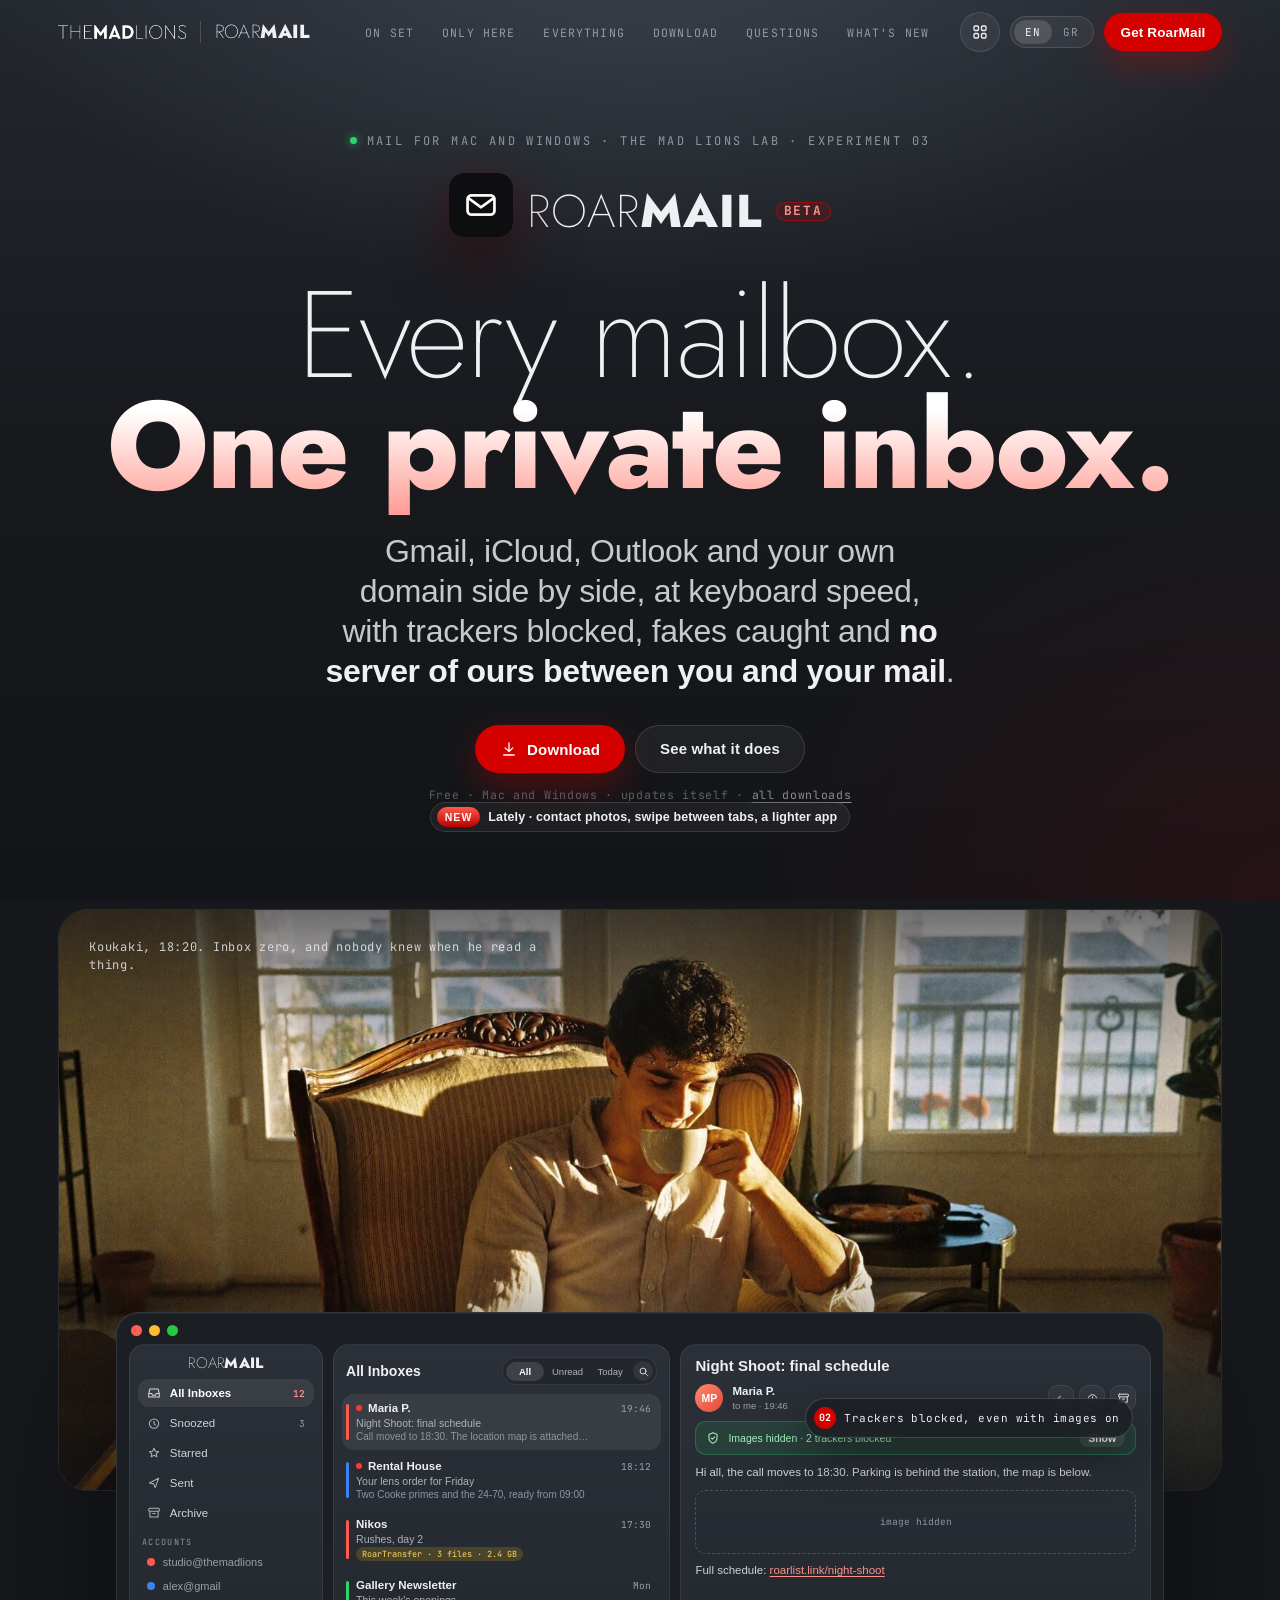
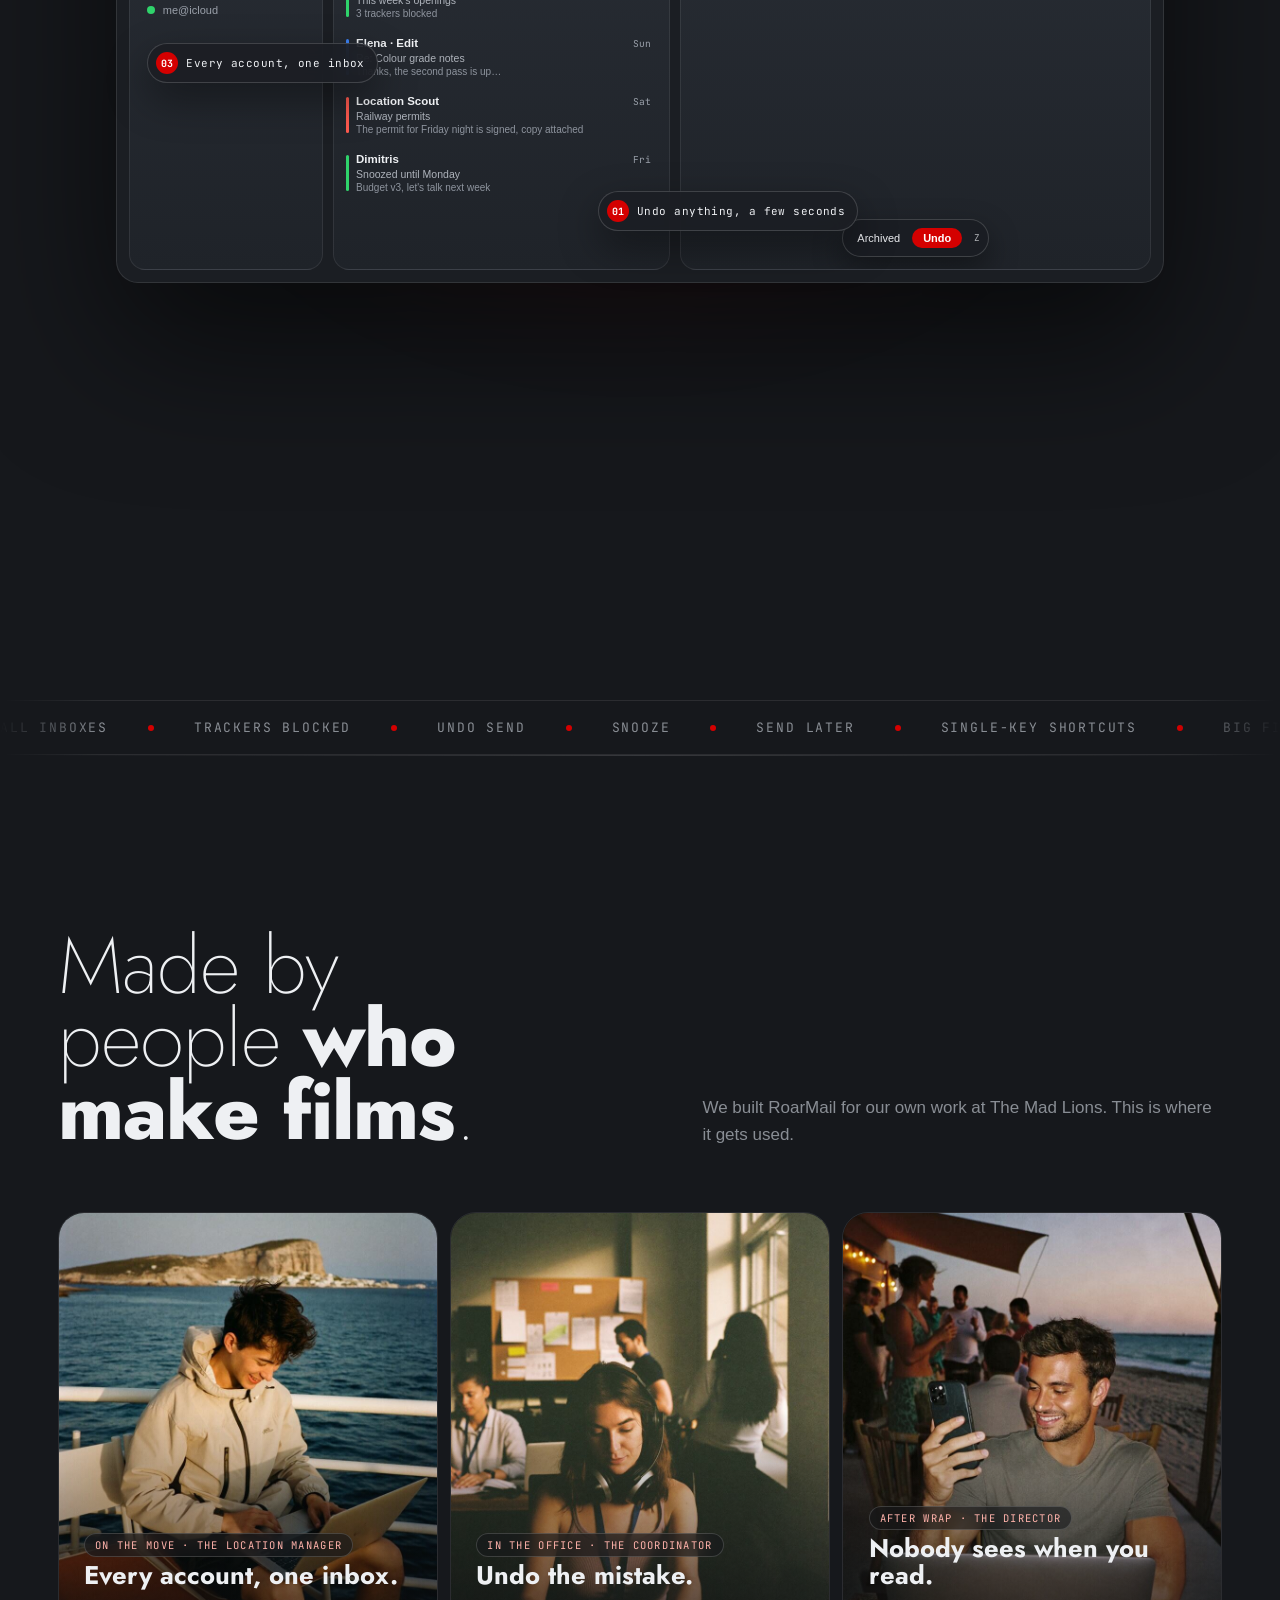
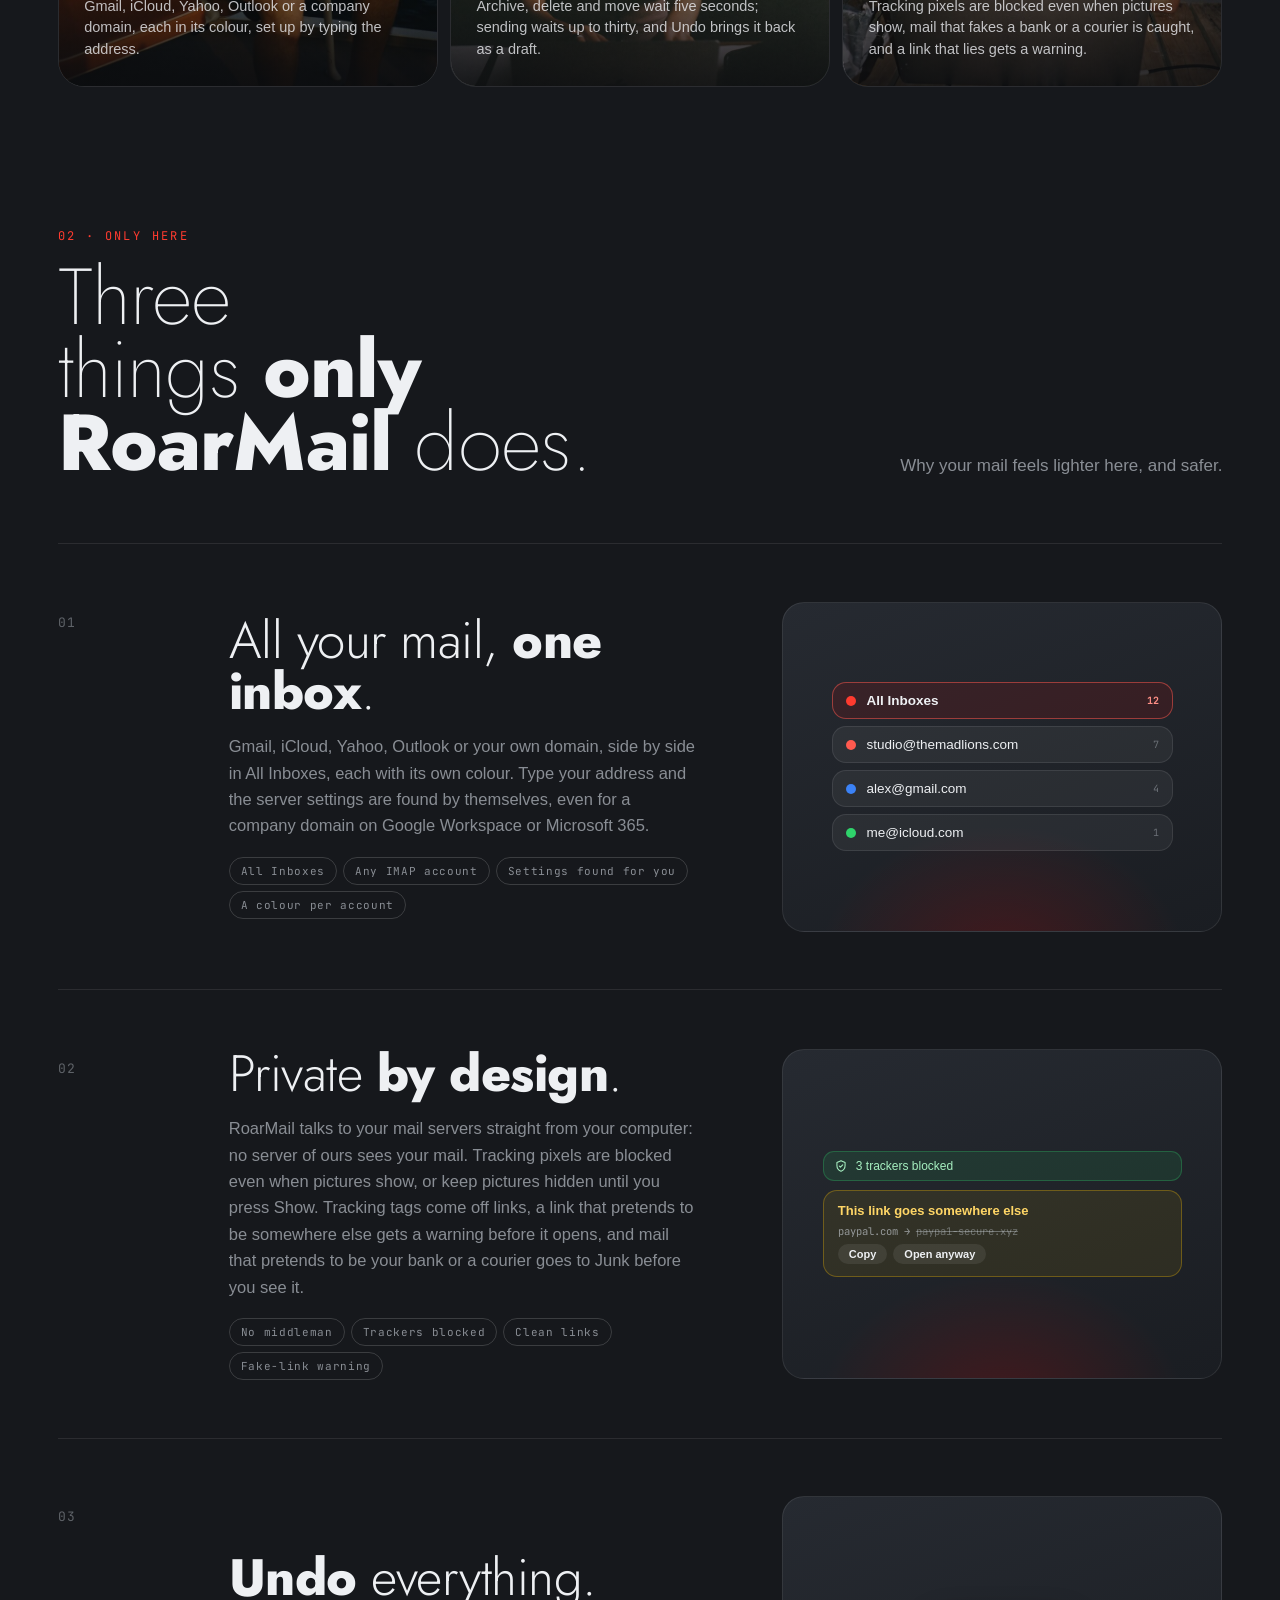
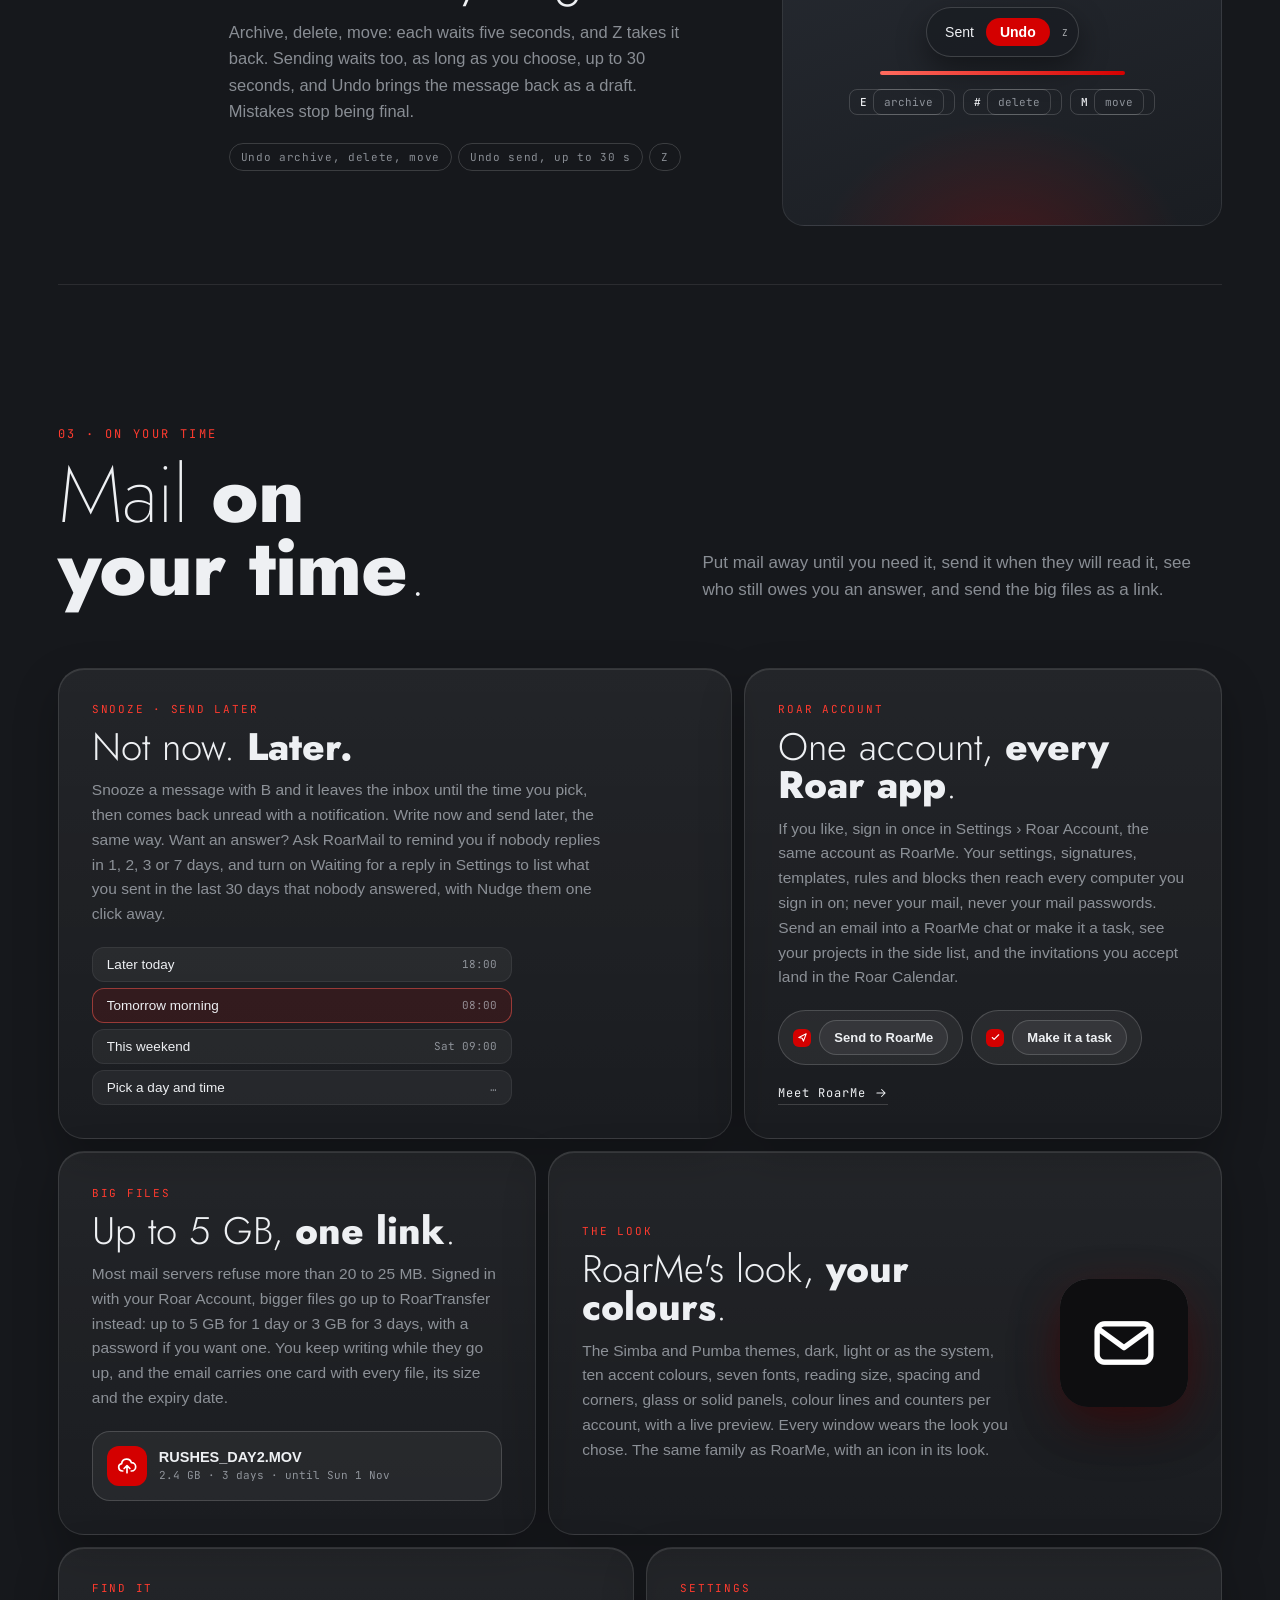
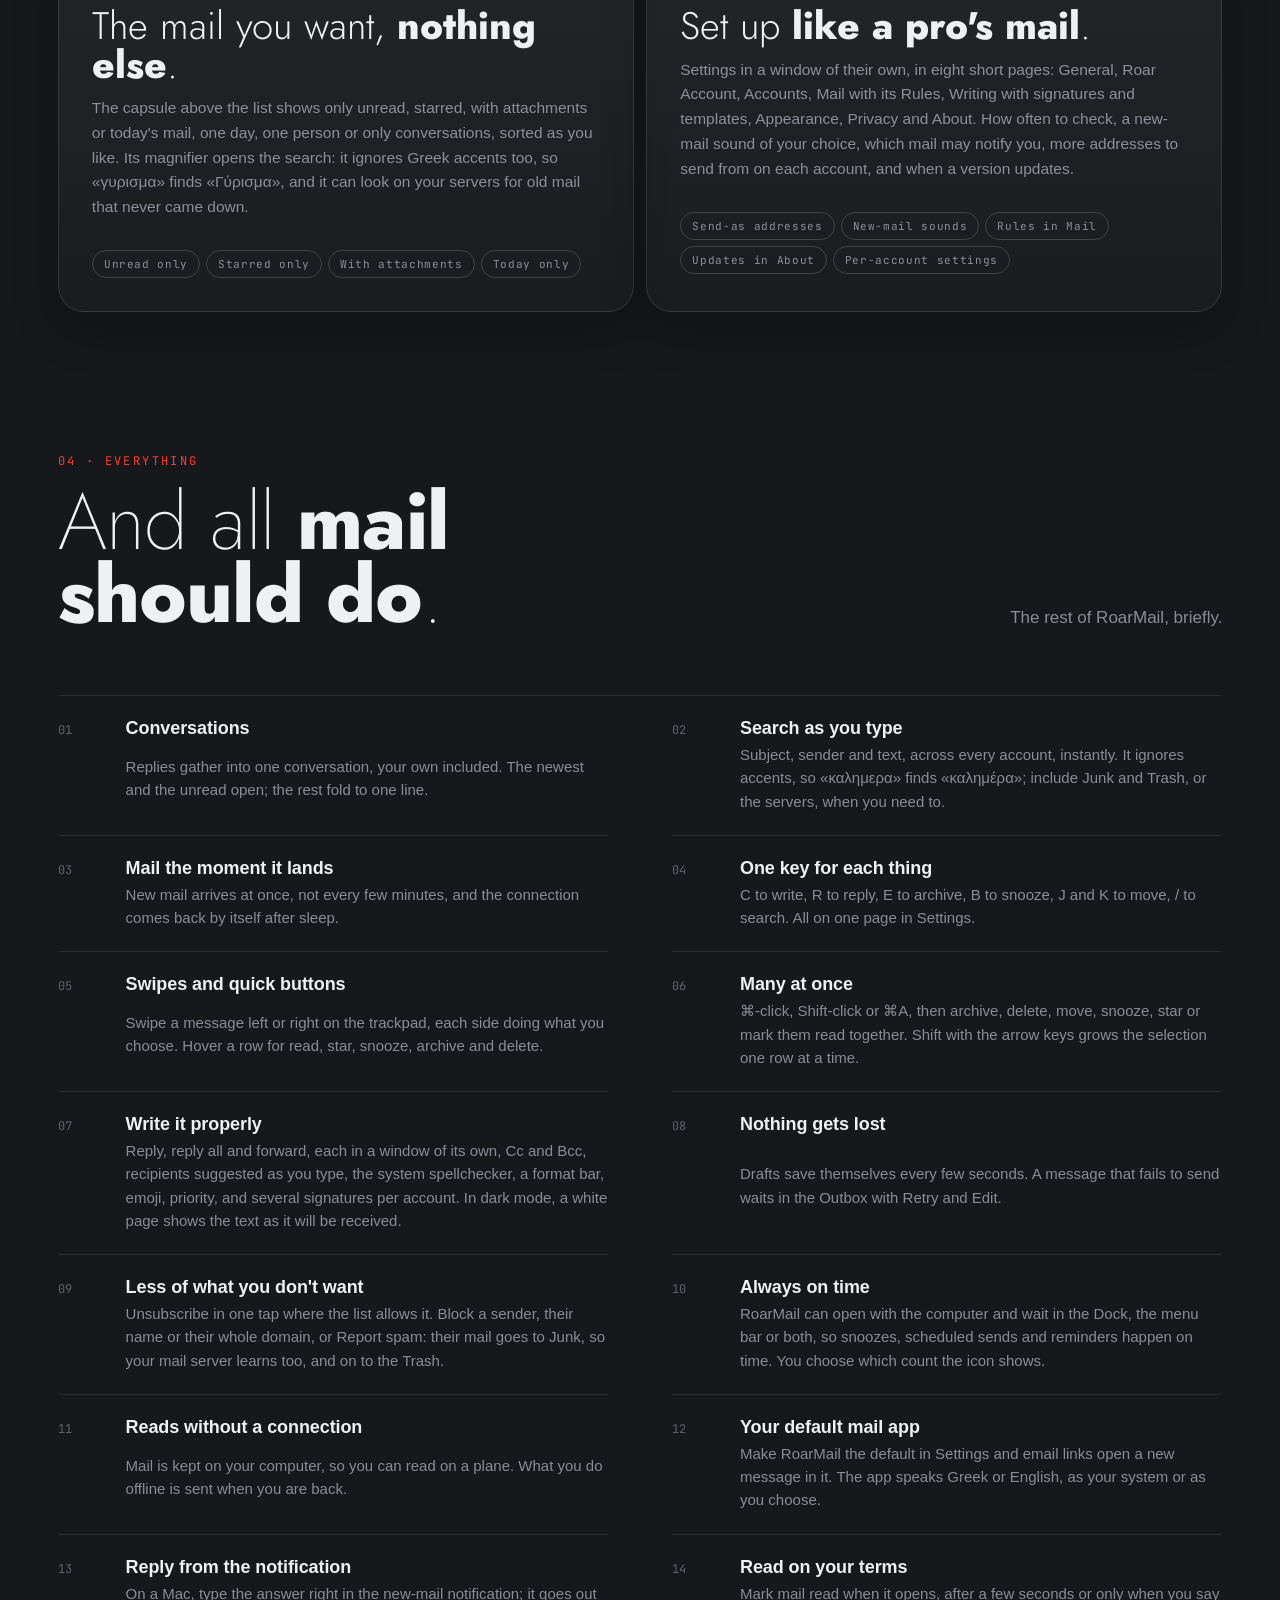
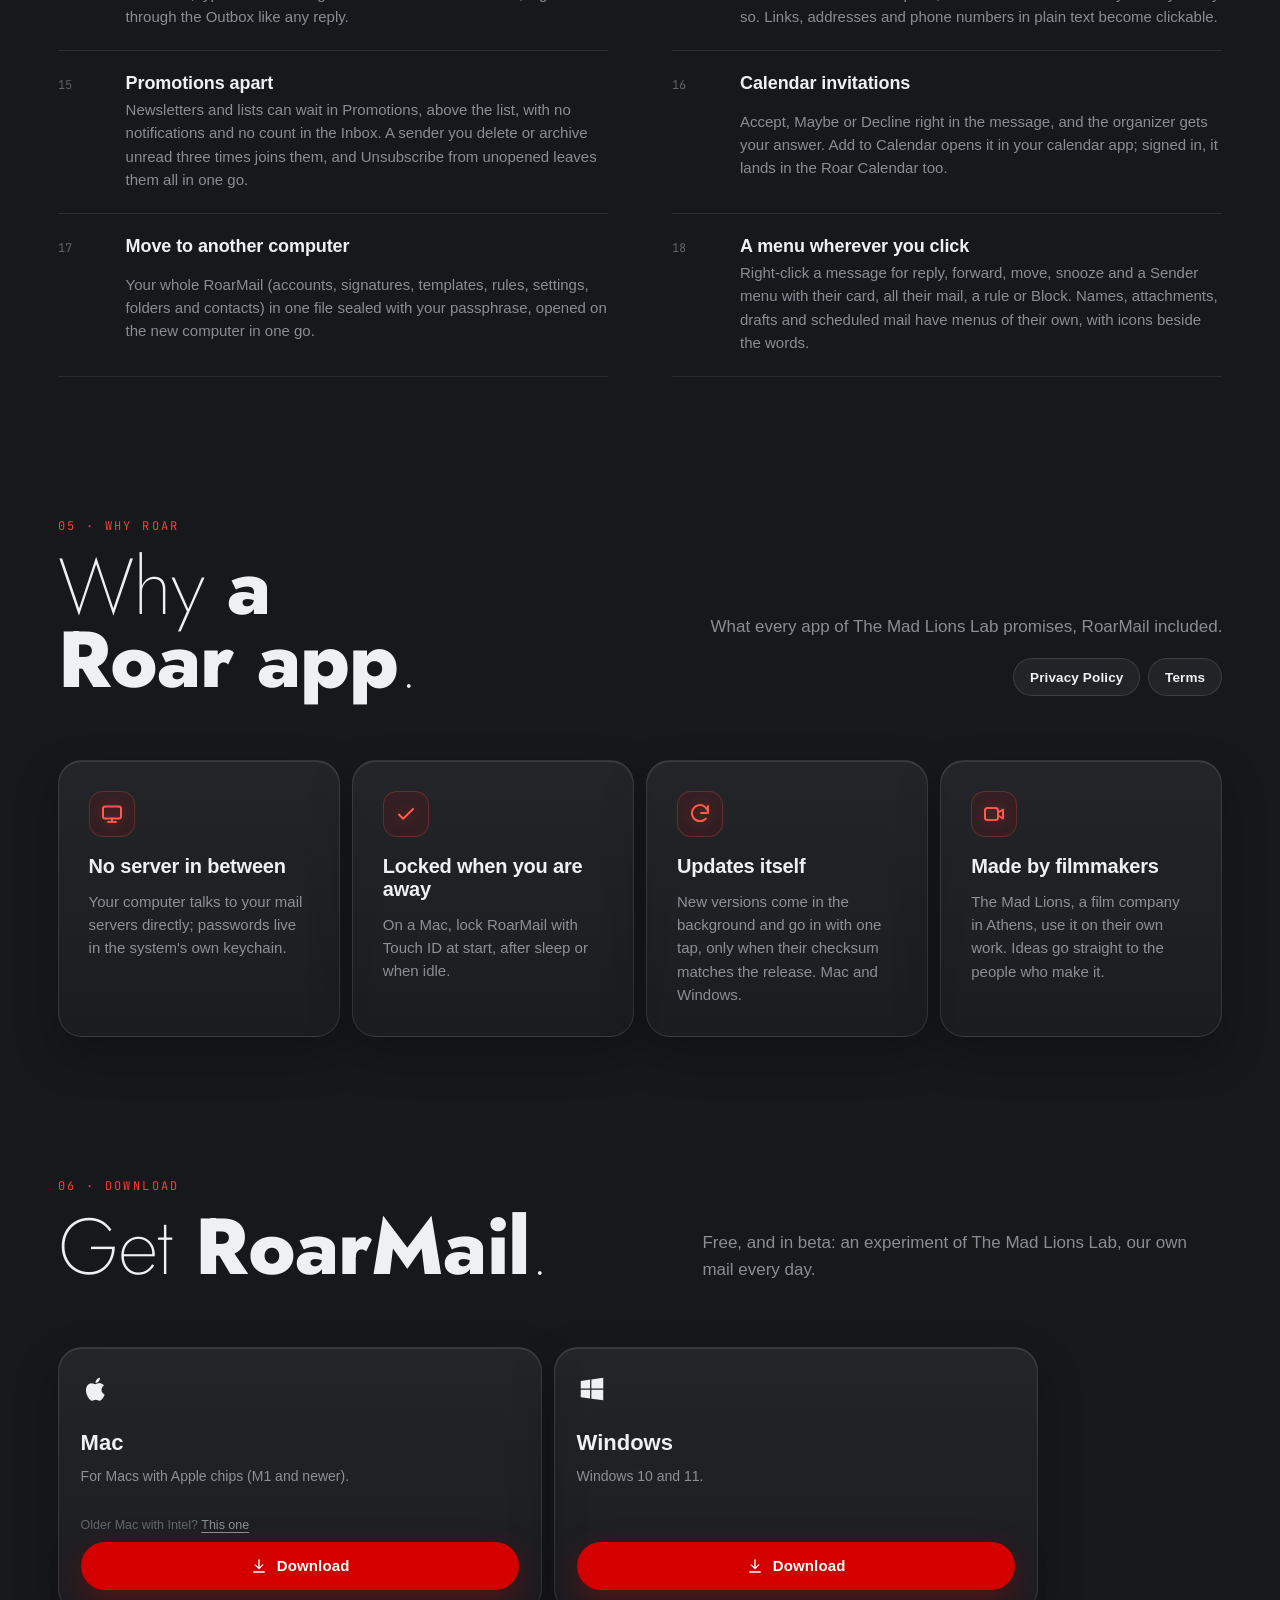
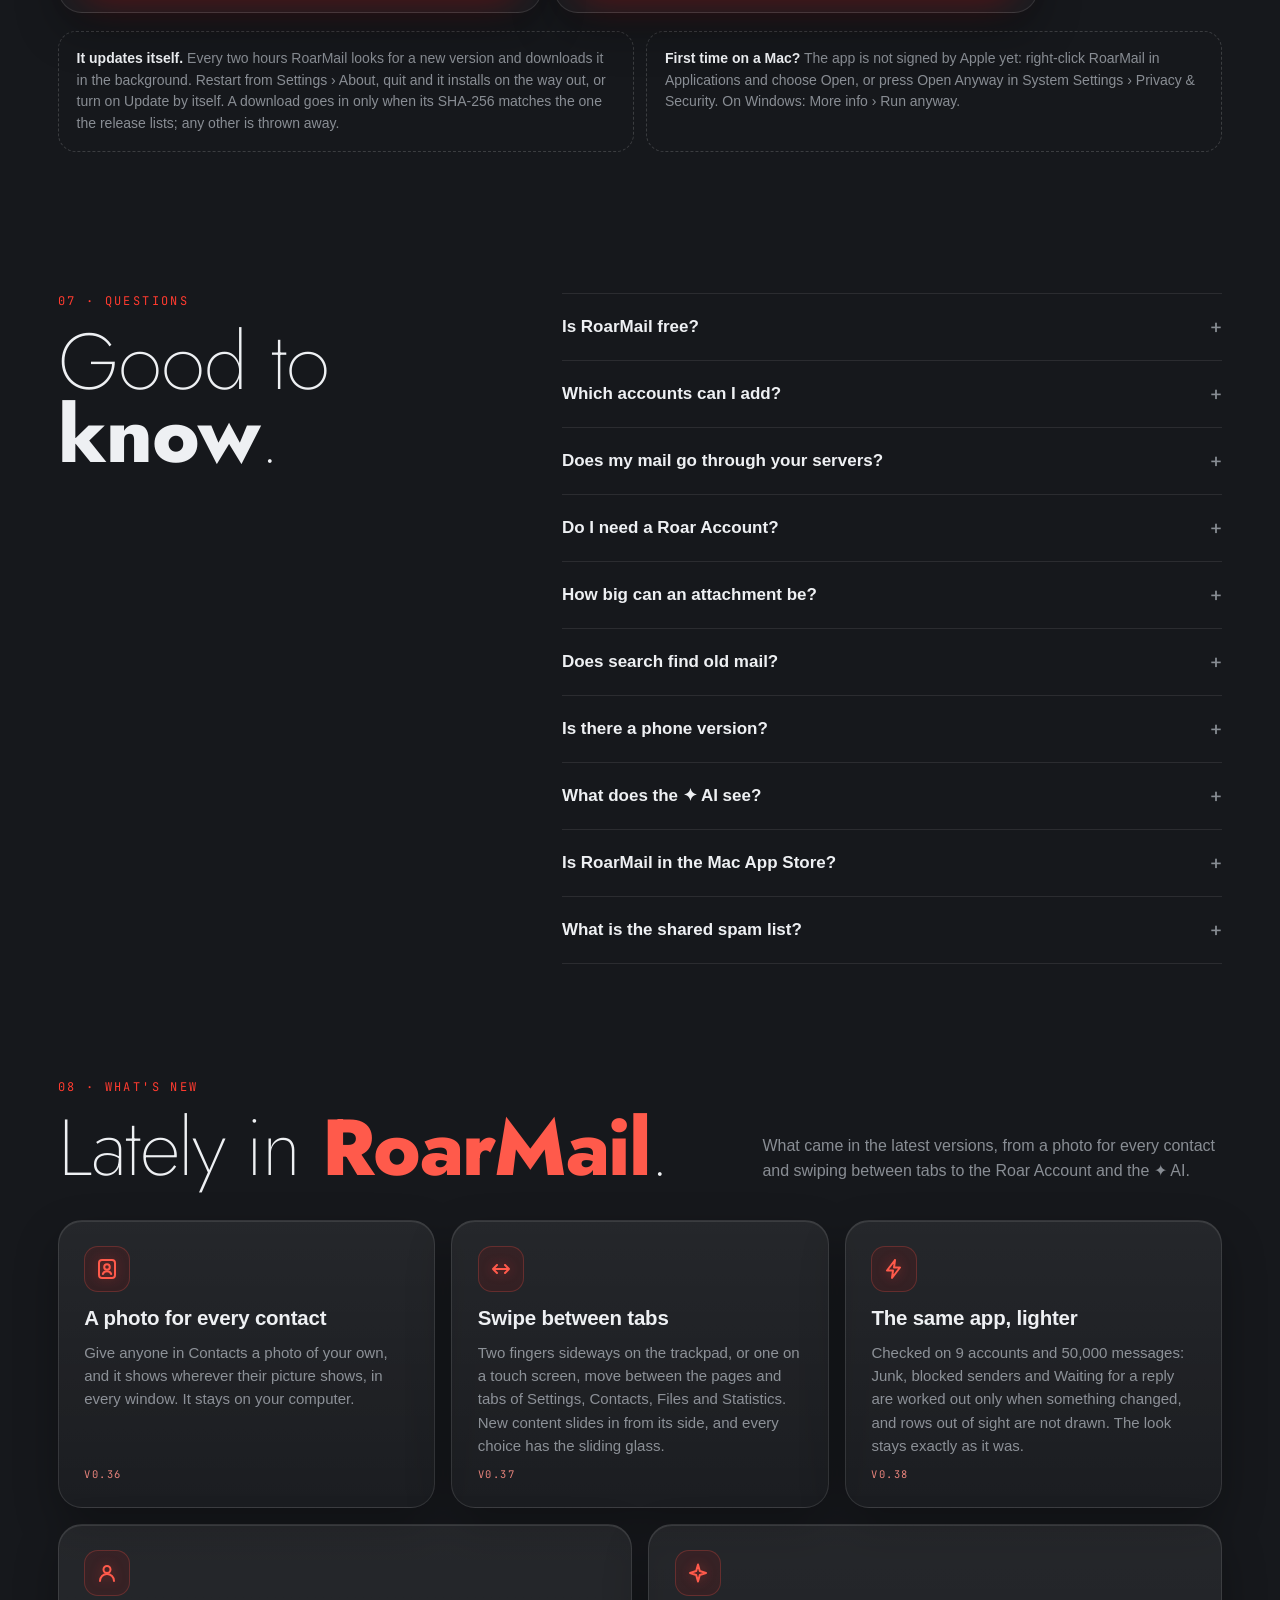
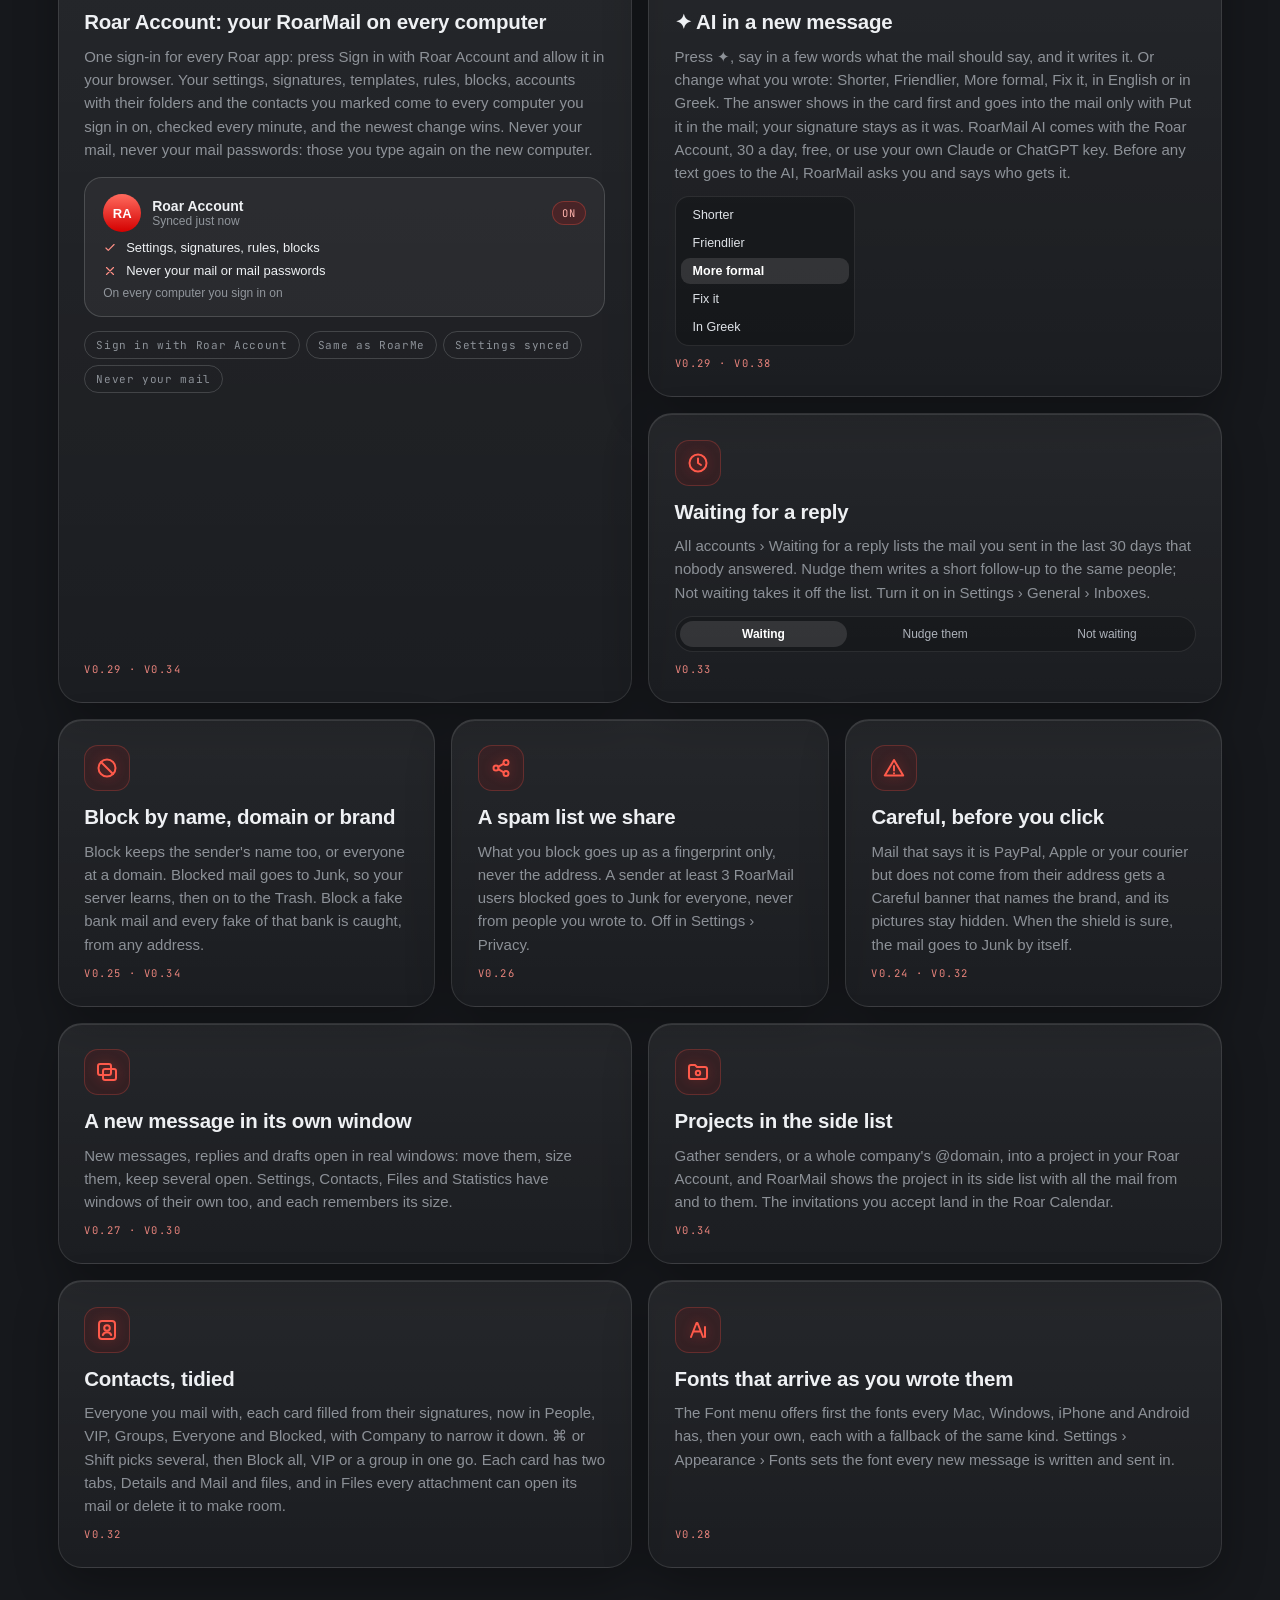
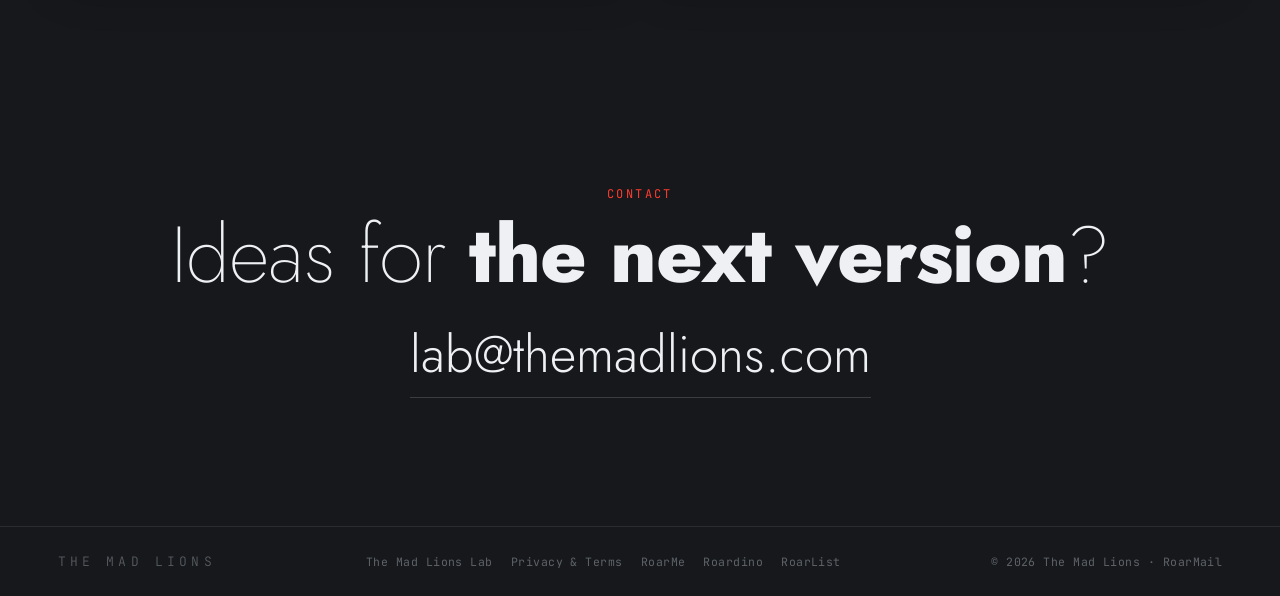
<file: roarmail/index.html>
<!doctype html>
<html lang="en">
<head>
<meta charset="utf-8">
<!-- RoarMail's web demo is gone (Alex, 20 Oct 2026); old links land on RoarMail's page in the Lab. -->
<title>RoarMail · The Mad Lions</title>
<meta name="robots" content="noindex">
<link rel="canonical" href="https://themadlions.com/lab/roarmail/">
<meta http-equiv="refresh" content="0; url=../lab/roarmail/">
<script>location.replace('../lab/roarmail/' + location.hash)</script>
<style>html { background: #16181c; color: #eef0f3; font: 16px -apple-system, BlinkMacSystemFont, 'Segoe UI', sans-serif; } a { color: #ff8f86; }</style>
</head>
<body><p style="margin:40px">RoarMail has moved: <a href="../lab/roarmail/">themadlions.com/lab/roarmail</a></p></body>
</html>
</file>
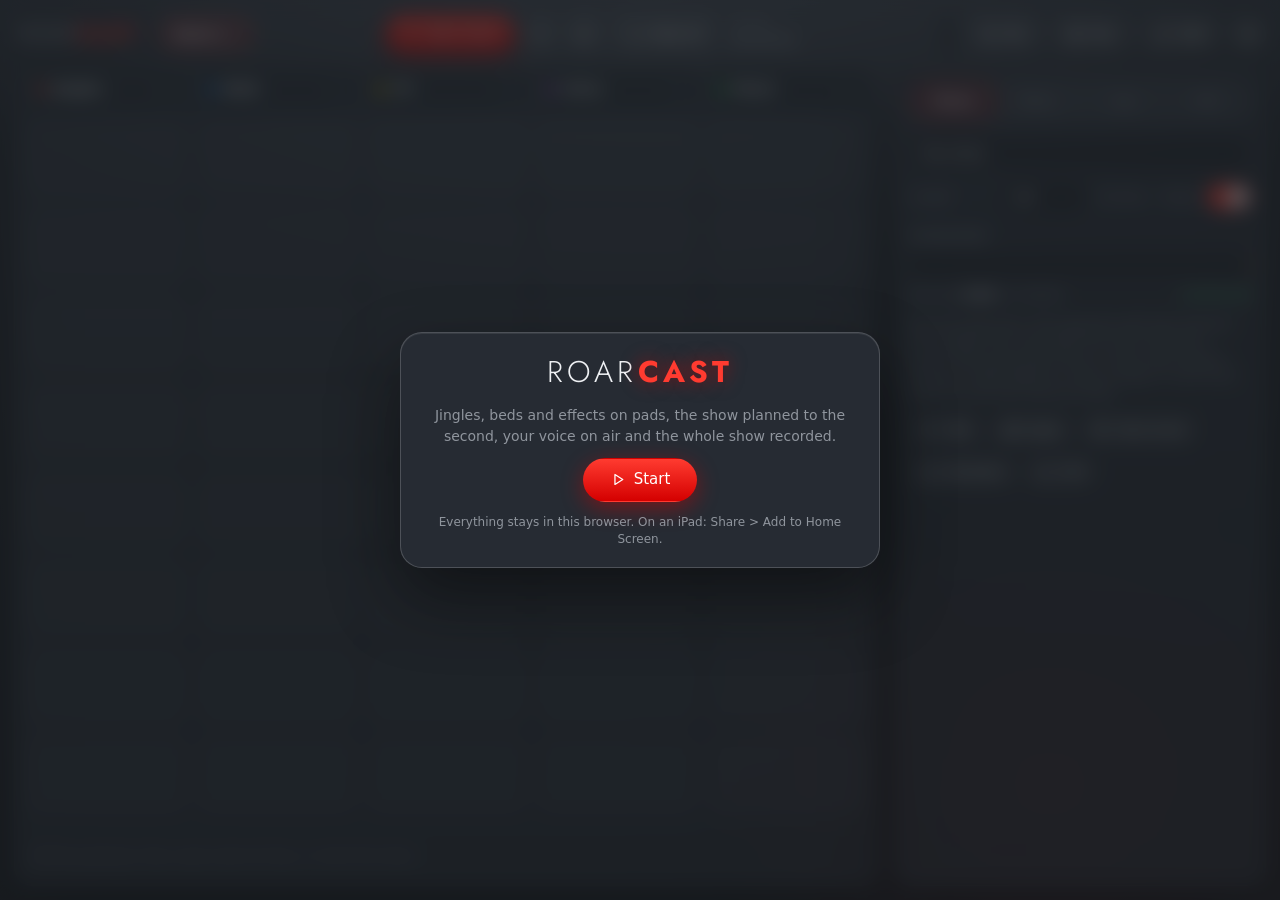
<file: lab/roarcast/index.html>
<!doctype html>
<html lang="en" data-theme="dark">
<head>
<meta charset="UTF-8">
<meta name="viewport" content="width=device-width, initial-scale=1, viewport-fit=cover, user-scalable=no">
<!-- RoarCast (Alex, 1 Nov 2026; RoarJingle for its first day, renamed 2 Nov): a jingle player and show planner for radio, podcasts and live sound, in the browser.
     Pads in banks, up to 8 at once, second touch, fades, crossfade, loops with in/out points, ducking, five faders,
     a microphone with talk-over, voice tracks, the show arranger, the played log, recording the whole show to a file,
     keys and MIDI. Plain HTML, CSS and one ES module; everything stays in this browser (IndexedDB). -->
<title>RoarCast · The Mad Lions Lab</title>
<meta name="description" content="RoarCast: a jingle player and show planner for radio, podcasts and live sound. Banks of pads, fades, loops, ducking, five faders, a microphone, voice tracks, the show arranger and recording, in your browser.">
<meta name="theme-color" content="#1b1e23">
<meta name="apple-mobile-web-app-capable" content="yes">
<meta name="mobile-web-app-capable" content="yes">
<meta name="apple-mobile-web-app-status-bar-style" content="black-translucent">
<meta name="apple-mobile-web-app-title" content="RoarCast">
<link rel="canonical" href="https://themadlions.com/lab/roarcast/">
<link rel="icon" href="icon.svg" type="image/svg+xml">
<link rel="apple-touch-icon" href="icon.png">
<link rel="manifest" href="manifest.json">
<link rel="stylesheet" href="cast.css">
<script>try { var t = localStorage.getItem('rc_theme'); if (t) document.documentElement.dataset.theme = t } catch (e) {}</script>
</head>
<body>
<div id="app">
  <header class="top">
    <div class="wm" title="RoarCast"><span>ROAR</span><b>CAST</b></div>
    <nav class="banks" id="banks"></nav>
    <div class="top-mid">
      <div class="transport" id="transport"></div>
    </div>
    <div class="top-right" id="topRight"></div>
  </header>
  <main class="body">
    <section class="board col" id="board">
      <div class="cols" id="cols"></div>
      <div class="playing" id="playing"></div>
    </section>
    <aside class="panel col" id="panel">
      <div class="tabs" id="tabs"></div>
      <div class="panel-body" id="panelBody"></div>
    </aside>
  </main>
</div>
<div id="overlay"></div>
<div id="toast"></div>
<input type="file" id="filePick" accept="audio/*,.mp3,.m4a,.aac,.wav,.aif,.aiff,.ogg,.flac,.webm,.mp4" multiple hidden>
<input type="file" id="backupPick" accept=".roarcast,.roarjingle,.json,application/json" hidden>
<script type="module" src="cast.js"></script>
<script src="../../stats.js" defer></script>
</body>
</html>
</file>
<file: roarlist/assets/index-BmF-6j3U.css>
@font-face{font-family:Jost;font-style:normal;font-display:swap;font-weight:300;src:url(./jost-cyrillic-300-normal-DcIdRxLM.woff2) format("woff2"),url(./jost-cyrillic-300-normal-Da-u_v9v.woff) format("woff");unicode-range:U+0301,U+0400-045F,U+0490-0491,U+04B0-04B1,U+2116}@font-face{font-family:Jost;font-style:normal;font-display:swap;font-weight:300;src:url(./jost-latin-ext-300-normal--ixxmfGr.woff2) format("woff2"),url(./jost-latin-ext-300-normal-DIStW2bt.woff) format("woff");unicode-range:U+0100-02BA,U+02BD-02C5,U+02C7-02CC,U+02CE-02D7,U+02DD-02FF,U+0304,U+0308,U+0329,U+1D00-1DBF,U+1E00-1E9F,U+1EF2-1EFF,U+2020,U+20A0-20AB,U+20AD-20C0,U+2113,U+2C60-2C7F,U+A720-A7FF}@font-face{font-family:Jost;font-style:normal;font-display:swap;font-weight:300;src:url(./jost-latin-300-normal-DkBQXsFU.woff2) format("woff2"),url(./jost-latin-300-normal-Ckm9JHl_.woff) format("woff");unicode-range:U+0000-00FF,U+0131,U+0152-0153,U+02BB-02BC,U+02C6,U+02DA,U+02DC,U+0304,U+0308,U+0329,U+2000-206F,U+20AC,U+2122,U+2191,U+2193,U+2212,U+2215,U+FEFF,U+FFFD}@font-face{font-family:Jost;font-style:normal;font-display:swap;font-weight:700;src:url(./jost-cyrillic-700-normal-_ob5o-r5.woff2) format("woff2"),url(./jost-cyrillic-700-normal-BHDNzvjF.woff) format("woff");unicode-range:U+0301,U+0400-045F,U+0490-0491,U+04B0-04B1,U+2116}@font-face{font-family:Jost;font-style:normal;font-display:swap;font-weight:700;src:url(./jost-latin-ext-700-normal-AnR_ULdm.woff2) format("woff2"),url(./jost-latin-ext-700-normal-DTcCupJy.woff) format("woff");unicode-range:U+0100-02BA,U+02BD-02C5,U+02C7-02CC,U+02CE-02D7,U+02DD-02FF,U+0304,U+0308,U+0329,U+1D00-1DBF,U+1E00-1E9F,U+1EF2-1EFF,U+2020,U+20A0-20AB,U+20AD-20C0,U+2113,U+2C60-2C7F,U+A720-A7FF}@font-face{font-family:Jost;font-style:normal;font-display:swap;font-weight:700;src:url(./jost-latin-700-normal-u2Hrqd6k.woff2) format("woff2"),url(./jost-latin-700-normal-k-iBXzmq.woff) format("woff");unicode-range:U+0000-00FF,U+0131,U+0152-0153,U+02BB-02BC,U+02C6,U+02DA,U+02DC,U+0304,U+0308,U+0329,U+2000-206F,U+20AC,U+2122,U+2191,U+2193,U+2212,U+2215,U+FEFF,U+FFFD}:root{--bg: #1b1e23;--panel: rgba(44, 49, 57, .62);--side: rgba(58, 64, 74, .55);--float: rgba(40, 45, 53, .92);--glass: rgba(255, 255, 255, .055);--glass-2: rgba(255, 255, 255, .1);--field: rgba(0, 0, 0, .2);--well: rgba(0, 0, 0, .25);--edge: rgba(255, 255, 255, .1);--edge-2: rgba(255, 255, 255, .16);--text: #eef0f3;--muted: rgba(214, 220, 228, .58);--accent: #ff6b57;--accent-2: color-mix(in srgb, var(--accent) 65%, #fff);--accent-ink: #fff;--lit: color-mix(in srgb, var(--accent) 18%, transparent);--lit-edge: color-mix(in srgb, var(--accent) 60%, transparent);--halo: 0 0 24px color-mix(in srgb, var(--accent) 24%, transparent);--glow: 0 0 0 1px color-mix(in srgb, var(--accent) 60%, transparent), 0 6px 24px color-mix(in srgb, var(--accent) 45%, transparent);--danger: #ff5a5a;--ok: #4ade80;--blur: blur(26px) saturate(140%);--shadow: inset 0 1px 0 rgba(255, 255, 255, .08), 0 30px 70px rgba(0, 0, 0, .45);--r: 12px;--font: -apple-system, BlinkMacSystemFont, "SF Pro Text", "Segoe UI", Inter, Roboto, sans-serif;--top: 40px;color-scheme:dark}html[data-mode=light]{--bg: #eceef1;--panel: rgba(255, 255, 255, .62);--side: rgba(255, 255, 255, .5);--float: rgba(255, 255, 255, .94);--glass: rgba(20, 24, 30, .04);--glass-2: rgba(20, 24, 30, .08);--field: rgba(255, 255, 255, .8);--well: rgba(20, 24, 30, .06);--edge: rgba(20, 24, 30, .1);--edge-2: rgba(20, 24, 30, .18);--text: #1b1f25;--muted: rgba(27, 31, 37, .55);--accent-2: color-mix(in srgb, var(--accent) 80%, #000);--lit: color-mix(in srgb, var(--accent) 10%, transparent);--shadow: inset 0 1px 0 #fff, 0 22px 50px rgba(30, 36, 46, .14);color-scheme:light}*{box-sizing:border-box}html,body,#root{height:100%;margin:0}body{font:var(--fs, 14px)/1.45 var(--font);color:var(--text);-webkit-font-smoothing:antialiased;user-select:none;overflow:hidden;background:radial-gradient(1200px 700px at 50% -12%,#4b525d 0%,transparent 62%),linear-gradient(180deg,#2b3038,#1c1f24 55%,#15171b);background-attachment:fixed}body:before{content:"";position:fixed;inset:0;pointer-events:none;background:radial-gradient(520px 420px at 82% 88%,color-mix(in srgb,var(--accent) 14%,transparent) 0%,transparent 70%),radial-gradient(420px 360px at 12% 10%,rgba(255,255,255,.05) 0%,transparent 70%)}html[data-mode=light] body{background:radial-gradient(1200px 700px at 50% -12%,#ffffff 0%,transparent 62%),linear-gradient(180deg,#f1f2f4,#e3e6ea)}button,input,select,textarea{font:inherit;color:inherit}button{cursor:pointer;background:none;border:0;padding:0}select option{color:#111}textarea,input{-webkit-user-select:text;user-select:text}.muted{color:var(--muted)}.small{font-size:12px}.grow{flex:1;min-width:0}.ellipsis{overflow:hidden;white-space:nowrap;text-overflow:ellipsis}.row{display:flex;align-items:center;gap:8px}.ic{flex:none;display:block}.drag{position:fixed;inset:0 0 auto;height:var(--top);-webkit-app-region:drag;z-index:0}button,input,select,label,textarea,.no-drag{-webkit-app-region:no-drag}[data-platform=web] .drag{display:none}.boot{height:100%;display:grid;place-items:center}.spinner{width:26px;height:26px;border-radius:50%;border:2px solid var(--edge-2);border-top-color:var(--accent);animation:spin .8s linear infinite}@keyframes spin{to{transform:rotate(360deg)}}.brand,.empty-mark{font-family:Jost,Futura,Century Gothic,sans-serif}.brand b,.empty-mark b{font-weight:300}.brand i,.empty-mark i{font-style:normal;font-weight:700;color:var(--accent);text-shadow:0 0 18px color-mix(in srgb,var(--accent) 60%,transparent)}.app{position:relative;display:flex;gap:16px;height:100%;padding:var(--top) 18px 18px}[data-platform=web] .app{padding-top:18px}.side,.main{position:relative;border-radius:calc(var(--r) * 1.6);background:var(--panel);border:1px solid var(--edge);-webkit-backdrop-filter:var(--blur);backdrop-filter:var(--blur);box-shadow:var(--shadow)}.side{flex:none;width:270px;display:flex;flex-direction:column;padding:18px 10px 10px;background:var(--side)}.brand{font-size:19px;letter-spacing:.14em;padding:0 10px 16px}.new{justify-content:center;margin:0 4px 18px}.side-title{padding:0 10px 6px;text-transform:uppercase;letter-spacing:.1em;font-size:11px}.projects{flex:1;overflow-y:auto;margin:0 -2px;padding:2px}.project{position:relative;display:flex;align-items:center;gap:10px;padding:8px;border-radius:var(--r);cursor:default;margin-bottom:2px}.project:hover{background:var(--glass)}.project.on{background:var(--lit);box-shadow:inset 0 0 0 1px var(--lit-edge),var(--halo)}.cover{flex:none;width:54px;height:36px;border-radius:calc(var(--r) * .6);overflow:hidden;display:grid;place-items:center;background:var(--glass-2);color:var(--muted)}.cover img{width:100%;height:100%;object-fit:cover}.project-tools{position:absolute;right:6px;top:50%;transform:translateY(-50%);display:none;gap:2px;padding:2px;border-radius:var(--r);background:var(--float);box-shadow:0 0 0 1px var(--edge-2)}.project:hover .project-tools{display:flex}.main{flex:1;min-width:0;display:flex;flex-direction:column;overflow:hidden}.main.empty{align-items:center;justify-content:center;text-align:center;gap:4px;padding:30px}.main.empty h2{margin:18px 0 2px;font-weight:800;font-size:24px;letter-spacing:-.02em}.main.empty p{margin:0 0 20px}.empty-mark{font-size:42px;letter-spacing:.16em}.bar{display:flex;align-items:center;gap:12px;padding:14px 18px 6px;flex:none}.tool.side-toggle{display:none}.seg{display:flex;padding:3px;border-radius:999px;background:var(--well);border:1px solid var(--edge)}.seg button{display:flex;align-items:center;gap:6px;height:30px;padding:0 14px;border-radius:999px;color:var(--muted);font-size:13px;font-weight:500;transition:color .15s,background .15s}.seg button:hover{color:var(--text)}.seg button.on{color:#2a1410;background:linear-gradient(180deg,color-mix(in srgb,var(--accent) 38%,#fff),color-mix(in srgb,var(--accent) 70%,#fff));box-shadow:0 0 20px color-mix(in srgb,var(--accent) 50%,transparent)}.totals{white-space:nowrap}.menu-wrap{position:relative}.menu-shade{position:fixed;inset:0;z-index:9}.menu{position:absolute;right:0;top:calc(100% + 8px);z-index:10;width:260px;padding:6px;border-radius:calc(var(--r) * 1.4);background:var(--float);border:1px solid var(--edge);-webkit-backdrop-filter:var(--blur);backdrop-filter:var(--blur);box-shadow:var(--shadow)}.menu button{width:100%;display:flex;align-items:flex-start;gap:10px;padding:9px 10px;border-radius:calc(var(--r) * .75);text-align:left}.menu button:hover{background:color-mix(in srgb,var(--accent) 16%,transparent)}.menu button .ic{margin-top:1px;color:var(--muted)}.menu button small{display:block;font-size:11.5px}.page{flex:1;overflow:auto;padding:8px 24px 60px}.doc-head{max-width:1200px;margin-bottom:20px}.title{width:100%;border:0;outline:0;background:none;font-size:30px;font-weight:800;letter-spacing:-.02em;padding:4px 0}.title::placeholder{color:var(--muted);opacity:.6}.meta-row{display:flex;flex-wrap:wrap;gap:10px;margin:8px 0 10px}.meta-field{display:flex;flex-direction:column;gap:4px;font-size:11px;letter-spacing:.08em;text-transform:uppercase;color:var(--muted)}.meta-field input,.meta-field select{width:190px;height:36px;padding:0 12px;border-radius:var(--r);border:1px solid var(--edge);outline:0;background:var(--field);font-size:13.5px;letter-spacing:0;text-transform:none;color:var(--text)}.meta-field.small-field select{width:104px}.meta-field input:focus,.meta-field select:focus{border-color:var(--lit-edge);box-shadow:0 0 0 4px color-mix(in srgb,var(--accent) 16%,transparent)}.doc-notes{width:100%;max-width:1200px;border:0;outline:0;resize:none;background:none;color:var(--text);field-sizing:content;min-height:24px;padding:4px 0;font-size:13.5px}.doc-notes::placeholder{color:var(--muted);opacity:.8}.pill{display:inline-flex;align-items:center;gap:7px;height:38px;padding:0 16px;border-radius:var(--r);font-size:14px;font-weight:600;background:var(--glass);border:1px solid var(--edge);white-space:nowrap}.pill:hover{background:var(--glass-2)}.pill.primary{background:var(--accent);color:var(--accent-ink);border-color:transparent;box-shadow:var(--glow)}.pill.primary:hover{filter:brightness(1.08)}.pill.small{height:30px;padding:0 12px;font-size:12.5px}.link{color:var(--muted);display:inline-flex;align-items:center;gap:6px}.link:hover{color:var(--text)}.tool{width:34px;height:34px;border-radius:var(--r);display:grid;place-items:center;color:var(--muted)}.tool:hover:not(:disabled){color:var(--text);background:var(--glass-2)}.tool:disabled{opacity:.3;cursor:default}.tool.small{width:28px;height:28px;border-radius:calc(var(--r) * .75)}.scenes{min-width:760px}.scene{margin-bottom:28px}.scene-head{display:flex;align-items:center;gap:10px;height:46px;padding:0 8px 0 14px;border-radius:var(--r);background:var(--glass);border:1px solid var(--edge);box-shadow:inset 3px 0 0 var(--accent),-6px 0 18px -8px color-mix(in srgb,var(--accent) 70%,transparent);margin-bottom:4px}.scene-tag{font-size:11px;letter-spacing:.12em;text-transform:uppercase;color:var(--muted)}.scene-no,.scene-heading{border:0;outline:0;background:none;height:32px}.scene-no,.scene-no-text{font-weight:800;font-size:17px;min-width:2ch}.scene-heading{font-size:15px;font-weight:600;letter-spacing:.02em;text-transform:uppercase}.scene-heading::placeholder{text-transform:none;font-weight:400;color:var(--muted);letter-spacing:0}.grid-head,.shot{display:grid;align-items:start;gap:8px;grid-template-columns:var(--cols)}.grid-head{padding:8px 8px 4px;font-size:10.5px;letter-spacing:.1em;text-transform:uppercase;color:var(--muted)}.shot{position:relative;padding:7px 8px;border-radius:var(--r)}.shot:hover,.shot:focus-within{background:var(--glass)}.shot.is-done .no,.shot.is-done textarea,.shot.is-done input:not([type=checkbox]),.shot.is-done select{color:var(--muted)}.shot.drop-before:before,.shot.drop-after:after,.drop-line{content:"";position:absolute;left:8px;right:8px;height:2px;border-radius:2px;background:var(--accent);box-shadow:0 0 10px var(--accent)}.shot.drop-before:before{top:-1px}.shot.drop-after:after{bottom:-1px}.drop-line{position:relative;display:block;margin:6px 0}.grip{display:grid;place-items:center;height:30px;color:var(--muted);opacity:0;cursor:grab}.shot:hover .grip{opacity:.7}.no{font-weight:800;font-size:14px;line-height:30px}.shot input:not([type=checkbox]),.shot select,.shot textarea{width:100%;min-width:0;min-height:30px;padding:5px 8px;border:1px solid transparent;outline:0;border-radius:calc(var(--r) * .7);background:transparent;color:var(--text);font-size:calc(var(--fs, 14px) - 1px);line-height:1.38}.shot select{padding-right:2px;appearance:auto}.shot textarea{resize:none;field-sizing:content}.shot:hover :is(input:not([type=checkbox]),select,textarea),.shot:focus-within :is(input:not([type=checkbox]),select,textarea){border-color:var(--edge);background:var(--field)}.shot :is(input,select,textarea):focus{border-color:var(--lit-edge)!important;box-shadow:0 0 0 3px color-mix(in srgb,var(--accent) 16%,transparent)}.shot textarea::placeholder{color:var(--muted);opacity:0}.shot:hover textarea::placeholder,.shot textarea:focus::placeholder{opacity:.8}.row-x{opacity:0;margin-top:1px}.shot:hover .row-x{opacity:1}.done{display:grid;place-items:center;height:30px;cursor:pointer}.done input{position:absolute;opacity:0;pointer-events:none}.done span{width:20px;height:20px;border-radius:6px;display:grid;place-items:center;color:transparent;box-shadow:inset 0 0 0 1.5px var(--edge-2);transition:background .12s,box-shadow .12s}.done input:checked+span{background:var(--accent);color:#fff;box-shadow:0 0 12px color-mix(in srgb,var(--accent) 55%,transparent)}.done input:focus-visible+span{outline:2px solid var(--lit-edge);outline-offset:2px}.add-row{display:flex;align-items:center;gap:6px;margin:4px 0 0 66px;height:30px;padding:0 12px;border-radius:var(--r);color:var(--muted);font-size:13px}.add-row:hover{color:var(--text);background:var(--glass)}.add-scene{margin-top:4px}.frame{position:relative;width:100%;border-radius:calc(var(--r) * .7);overflow:hidden;display:grid;place-items:center;cursor:pointer;background:var(--glass-2);border:1px solid var(--edge);color:var(--muted)}.frame:not(.has){background:repeating-linear-gradient(135deg,transparent 0 8px,var(--glass) 8px 9px),var(--well)}.frame:hover{border-color:var(--edge-2);color:var(--text)}.frame.over{border-color:var(--accent);box-shadow:var(--halo)}.frame img{width:100%;height:100%;object-fit:cover;display:block}.frame-empty{display:flex;flex-direction:column;align-items:center;gap:6px;text-align:center;padding:8px}.frame-empty small{font-size:12px}.frame-x{position:absolute;right:5px;top:5px;width:24px;height:24px;border-radius:8px;display:none;place-items:center;background:#0009;color:#fff}.frame:hover .frame-x{display:grid}.frame.big{border-radius:var(--r)}.board{display:grid;grid-template-columns:repeat(auto-fill,minmax(280px,1fr));gap:18px;padding:8px 4px}.board.tall{grid-template-columns:repeat(auto-fill,minmax(180px,1fr))}.scenes:has(.board){min-width:0}.card{margin:0}.card figcaption{padding:8px 2px 0}.card .tech{font-size:12px;color:var(--muted)}.card textarea{width:100%;margin-top:4px;padding:6px 8px;border:1px solid transparent;outline:0;border-radius:calc(var(--r) * .7);resize:none;field-sizing:content;min-height:44px;background:transparent;color:var(--text);font-size:13px}.card textarea:hover{border-color:var(--edge);background:var(--field)}.card textarea:focus{border-color:var(--lit-edge);background:var(--field);box-shadow:0 0 0 3px color-mix(in srgb,var(--accent) 16%,transparent)}.card.is-done .frame img{opacity:.55}.add-card{display:flex;flex-direction:column;align-items:center;justify-content:center;gap:6px;border-radius:var(--r);color:var(--muted);border:1px dashed var(--edge-2)}.add-card:hover{color:var(--text);background:var(--glass)}.toast{position:fixed;left:50%;bottom:28px;transform:translate(-50%);z-index:30;display:flex;align-items:center;gap:12px;padding:12px 18px;border-radius:var(--r);background:var(--float);border:1px solid var(--edge);-webkit-backdrop-filter:var(--blur);backdrop-filter:var(--blur);box-shadow:var(--shadow)}.toast:before{content:"";flex:none;width:14px;height:14px;border-radius:5px;background:var(--accent);box-shadow:0 0 14px color-mix(in srgb,var(--accent) 70%,transparent)}.toast .undo{color:var(--accent-2);font-weight:600}.update{position:fixed;right:28px;bottom:28px;z-index:15;display:flex;align-items:center;gap:12px;padding:8px 8px 8px 16px;border-radius:var(--r);background:var(--float);border:1px solid var(--edge);box-shadow:var(--shadow);font-size:13px}::-webkit-scrollbar{width:10px;height:10px}::-webkit-scrollbar-thumb{background:var(--glass-2);border-radius:10px;border:3px solid transparent;background-clip:padding-box}html[data-mode=dark] ::-webkit-calendar-picker-indicator{filter:invert(.75)}.auth{height:100%;display:grid;place-items:center;padding:24px}.auth-card{width:min(400px,100%);display:flex;flex-direction:column;gap:14px;padding:30px 28px 24px;border-radius:calc(var(--r) * 2);background:var(--panel);border:1px solid var(--edge);-webkit-backdrop-filter:var(--blur);backdrop-filter:var(--blur);box-shadow:var(--shadow)}.auth-card h2{margin:0;font-size:22px;font-weight:800;letter-spacing:-.02em}.auth-card .seg{align-self:flex-start}.brand.big{font-size:30px;padding:0 0 6px}.field{display:flex;flex-direction:column;gap:6px;font-size:12.5px;color:var(--muted)}.field input,.set-input,.set-select{height:42px;padding:0 14px;border-radius:var(--r);border:1px solid var(--edge);outline:0;background:var(--field);color:var(--text);font-size:14.5px}.field input:focus,.set-input:focus,.set-select:focus{border-color:var(--lit-edge);box-shadow:0 0 0 4px color-mix(in srgb,var(--accent) 16%,transparent)}.pill.wide{width:100%;justify-content:center;height:44px;margin-top:4px}.pill:disabled{opacity:.5;cursor:default;filter:none}.link.center{align-self:center;font-size:13px}.msg{margin:0;font-size:13px;color:var(--muted)}.msg.err{color:var(--danger)}.msg.ok{color:var(--ok)}.hint{margin:4px 0 0;font-size:12.5px;color:var(--muted);text-align:center}.auth-card .roar-hint{margin-top:-6px}.or{display:flex;align-items:center;gap:10px;font-size:12px;color:var(--muted)}.or:before,.or:after{content:"";flex:1;height:1px;background:var(--edge)}.connect-code{padding:16px 12px;border-radius:var(--r);background:var(--well);border:1px solid var(--lit-edge);text-align:center;font:700 30px/1.1 ui-monospace,SF Mono,Menlo,Consolas,monospace!important;letter-spacing:.14em;color:var(--text);user-select:all}.connect-wait{display:flex;align-items:center;gap:10px}.spinner.small{width:16px;height:16px;flex:none}.field input.otp{font:600 22px ui-monospace,SF Mono,Menlo,Consolas,monospace!important;letter-spacing:.3em;text-align:center}.side-foot{display:flex;align-items:center;justify-content:space-between;padding:4px 2px 0 10px}.sheet-wrap{position:fixed;inset:0;z-index:40;display:grid;place-items:center;padding:24px;background:#00000073;-webkit-backdrop-filter:blur(6px);backdrop-filter:blur(6px)}.sheet.settings{position:relative;display:flex;width:min(860px,100%);height:min(620px,100%);border-radius:calc(var(--r) * 1.8);background:var(--float);border:1px solid var(--edge);-webkit-backdrop-filter:var(--blur);backdrop-filter:var(--blur);box-shadow:var(--shadow);overflow:hidden}.set-side{flex:none;width:230px;display:flex;flex-direction:column;padding:22px 10px 10px;border-right:1px solid var(--edge);overflow-y:auto}.set-side h2{margin:0 12px 14px;font-size:24px;font-weight:800;letter-spacing:-.02em}.set-nav{display:flex;flex-direction:column;gap:2px}.set-nav button{display:flex;align-items:center;gap:10px;height:40px;padding:0 12px;border-radius:var(--r);color:var(--text);text-align:left}.set-nav button .ic{color:var(--muted)}.set-nav button:hover{background:var(--glass)}.set-nav button.on{background:var(--lit);box-shadow:inset 0 0 0 1px var(--lit-edge),var(--halo)}.set-nav button.on .ic{color:var(--accent-2)}.set-body h4{margin:20px 4px 8px;font-size:11.5px;font-weight:700;letter-spacing:.06em;text-transform:uppercase;color:var(--muted)}.danger-row{width:100%;gap:10px;color:var(--danger);text-align:left}.danger-text{color:var(--danger)}.set-body{position:relative;flex:1;overflow-y:auto;padding:22px 28px 30px}.set-body h3{margin:22px 0 8px;font-size:13px;font-weight:600;letter-spacing:.08em;text-transform:uppercase;color:var(--muted)}.set-body section>h3:first-child{margin-top:2px;font-size:24px;font-weight:800;letter-spacing:-.02em;text-transform:none;color:var(--text)}.set-body p{margin:4px 0 12px}.set-close{position:absolute;right:14px;top:14px}.set-row{display:flex;align-items:center;gap:16px;min-height:52px;padding:8px 14px;margin-bottom:6px;border-radius:calc(var(--r) * 1.2);background:var(--glass);border:1px solid var(--edge)}.set-ctl{display:flex;align-items:center;gap:10px;flex:none;max-width:60%}.set-select{height:36px;min-width:120px;padding:0 10px}.set-input{height:36px;width:160px}.set-body form.row{margin:4px 0 8px}.set-body form .set-input{width:auto}.num{width:38px;text-align:right}input[type=range]{accent-color:var(--accent);width:160px}.swatches{display:flex;flex-wrap:wrap;gap:8px;justify-content:flex-end}.swatch{width:24px;height:24px;border-radius:50%;box-shadow:inset 0 0 0 1px #00000040;transition:transform .12s}.swatch:hover{transform:scale(1.12)}.swatch.on{box-shadow:0 0 0 2px var(--float),0 0 0 4px var(--text)}.switch{position:relative;display:inline-block;width:44px;height:26px;cursor:pointer}.switch input{position:absolute;opacity:0}.switch span{position:absolute;inset:0;border-radius:999px;background:var(--glass-2);border:1px solid var(--edge);transition:background .15s,box-shadow .15s}.switch span:after{content:"";position:absolute;left:3px;top:3px;width:18px;height:18px;border-radius:50%;background:#fff;box-shadow:0 1px 4px #0000004d;transition:transform .18s cubic-bezier(.16,1,.3,1)}.switch input:checked+span{background:var(--accent);border-color:transparent;box-shadow:0 0 16px color-mix(in srgb,var(--accent) 55%,transparent)}.switch input:checked+span:after{transform:translate(18px)}.switch input:focus-visible+span{outline:2px solid var(--lit-edge);outline-offset:2px}.pill.danger{margin-top:18px;color:var(--danger)}@media(max-width:820px){.app{padding:10px;gap:0}[data-platform=darwin] .app,[data-platform=win32] .app{padding-top:var(--top)}.side{position:fixed;z-index:20;left:10px;top:10px;bottom:10px;transform:translate(calc(-100% - 20px));transition:transform .25s cubic-bezier(.16,1,.3,1);background:var(--float)}.side-open .side{transform:none}.side-shade{position:fixed;inset:0;z-index:19;background:#00000059}.tool.side-toggle{display:grid}.bar{padding:10px 12px 4px;gap:8px}.totals{display:none}.seg button{padding:0 10px}.page{padding:4px 12px 40px}.title{font-size:24px}.meta-field{flex:1 1 140px}.meta-field input,.meta-field select,.meta-field.small-field select{width:100%}.sheet-wrap{padding:0}.sheet.settings{flex-direction:column;height:100%;border-radius:0}.set-side{width:auto;padding:14px 10px 8px;border-right:0;border-bottom:1px solid var(--edge);overflow:visible}.set-side h2,.set-version,.nav-group{display:none}.set-nav{flex-direction:row;overflow-x:auto}.set-nav button{flex:none}.set-body{padding:16px 14px 30px}.set-row{flex-wrap:wrap}.set-ctl{max-width:100%}}:root{--ease: cubic-bezier(.16, 1, .3, 1);--spring: cubic-bezier(.34, 1.56, .64, 1);--wipe: cubic-bezier(.7, 0, .3, 1)}html[data-font] body,html[data-font] :is(button,input,textarea,select){font-family:var(--font)!important}html[data-theme=prism]{--bg: #121317;--panel: linear-gradient(180deg, rgba(82, 86, 96, .82), rgba(56, 59, 67, .86));--side: linear-gradient(180deg, rgba(82, 86, 96, .82), rgba(56, 59, 67, .86));--glass: rgba(255, 255, 255, .06);--glass-2: rgba(255, 255, 255, .12);--field: rgba(0, 0, 0, .22);--well: rgba(0, 0, 0, .28);--edge: rgba(255, 255, 255, .14);--edge-2: rgba(255, 255, 255, .2);--text: #f3f4f7;--muted: rgba(220, 224, 232, .6);--accent: #ff5d4a;--danger: #ff5a5a;--ok: #3ee07a;--blur: blur(22px) saturate(150%);--shadow: inset 0 1px 0 rgba(255, 255, 255, .12), 0 30px 80px rgba(0, 0, 0, .55);--float: rgba(64, 67, 76, .96);--rim: linear-gradient(180deg, #ff3fa4 0%, #ff8a2a 30%, #2ee6ff 50%, #ff8a2a 70%, #ff3fa4 100%);--uline: linear-gradient(90deg, #b44dff, #ff8a3d);color-scheme:dark}html[data-theme=prism][data-mode=light]{--bg: #e9eaee;--panel: linear-gradient(180deg, rgba(255, 255, 255, .86), rgba(236, 238, 243, .9));--side: var(--panel);--glass: rgba(20, 24, 34, .04);--glass-2: rgba(20, 24, 34, .08);--field: rgba(255, 255, 255, .85);--well: rgba(20, 24, 34, .06);--edge: rgba(20, 24, 34, .12);--edge-2: rgba(20, 24, 34, .2);--text: #16181d;--muted: rgba(22, 24, 29, .55);--shadow: inset 0 1px 0 #fff, 0 26px 60px rgba(40, 30, 60, .18);--float: rgba(255, 255, 255, .97);color-scheme:light}html[data-theme=prism] body{background:radial-gradient(900px 500px at 8% 90%,rgba(255,40,140,.28),transparent 60%),radial-gradient(700px 420px at 95% 55%,rgba(255,60,60,.18),transparent 60%),radial-gradient(800px 500px at 60% -10%,rgba(120,90,255,.16),transparent 60%),linear-gradient(180deg,#17181d,#0d0e11)}html[data-theme=prism][data-mode=light] body{background:radial-gradient(900px 500px at 8% 90%,rgba(255,80,170,.2),transparent 60%),radial-gradient(700px 420px at 95% 55%,rgba(255,140,80,.16),transparent 60%),radial-gradient(800px 500px at 60% -10%,rgba(80,200,255,.18),transparent 60%),linear-gradient(180deg,#f2f3f6,#e2e4ea)}html[data-theme=prism] body:before{background:radial-gradient(500px 300px at 20% 70%,rgba(255,60,160,.16),transparent 70%),radial-gradient(400px 300px at 85% 20%,rgba(46,230,255,.08),transparent 70%)}html[data-theme=prism] :is(.side,.main){border-radius:28px}html[data-theme=prism] :is(.side,.main):after{content:"";position:absolute;left:-1px;top:14%;bottom:14%;width:4px;border-radius:4px;background:var(--rim);box-shadow:0 0 10px #ff46a0e6,0 0 26px #ff46a080,0 0 40px #2ee6ff59;pointer-events:none}html[data-theme=prism] .main:after{opacity:.55}html[data-theme=prism] .main{overflow:visible}html[data-theme=prism] .main>.page{border-radius:0 0 28px 28px}html[data-theme=prism] :is(.pill.primary,.done input:checked+span,.switch input:checked+span){background:linear-gradient(180deg,#ff7a5c,#ff4b3e);box-shadow:inset 0 1px #ffffff59,0 8px 26px #ff4b3e73}html[data-theme=prism] .seg.lens:before{background:var(--uline) 50% calc(100% - 5px) / 46% 3px no-repeat,#ffffff1f;box-shadow:none}html[data-theme=prism][data-mode=light] .seg.lens:before{background:var(--uline) 50% calc(100% - 5px) / 46% 3px no-repeat,#14182214}html[data-theme=prism] .seg.lens.lens-on>.on{color:var(--text)}html[data-theme=prism] .cover{border-radius:30%}html[data-theme=prism] .sheet.settings,html[data-theme=prism] .auth-card{border-radius:28px}html[data-theme=prism] .scene-head{box-shadow:inset 3px 0 #ff3fa4,-6px 0 18px -8px #ff3fa4cc}.lens{position:relative;isolation:isolate}.lens:before{content:"";position:absolute;z-index:-1;left:0;top:0;width:var(--lw, 0);height:var(--lh, 0);border-radius:999px;transform:translate(var(--lx, 0),var(--ly, 0));background:linear-gradient(180deg,color-mix(in srgb,var(--accent) 38%,#fff),color-mix(in srgb,var(--accent) 70%,#fff));box-shadow:0 0 20px color-mix(in srgb,var(--accent) 50%,transparent);opacity:0;transition:transform .5s var(--spring),width .5s var(--spring),height .5s var(--spring),opacity .2s}.lens.lens-on:before{opacity:1}.lens.lens-on>.on{background:none!important;box-shadow:none!important}.set-nav.lens:before{border-radius:var(--r);background:var(--lit);box-shadow:inset 0 0 0 1px var(--lit-edge),var(--halo)}.set-nav.lens.lens-on>.on{color:var(--text)}html[data-buttons=glass]:not([data-theme=prism]) .pill.primary{--gl-ink: color-mix(in srgb, var(--accent) 38%, #fff);color:var(--gl-ink);background:linear-gradient(180deg,color-mix(in srgb,var(--accent) 46%,transparent),color-mix(in srgb,var(--accent) 26%,transparent));border:1px solid color-mix(in srgb,var(--accent) 62%,transparent);box-shadow:inset 0 1px #ffffff38,0 8px 22px color-mix(in srgb,var(--accent) 18%,transparent);-webkit-backdrop-filter:blur(12px) saturate(1.5);backdrop-filter:blur(12px) saturate(1.5)}html[data-buttons=glass][data-mode=light]:not([data-theme=prism]) .pill.primary{--gl-ink: color-mix(in srgb, var(--accent) 78%, #000);background:linear-gradient(180deg,color-mix(in srgb,var(--accent) 30%,transparent),color-mix(in srgb,var(--accent) 16%,transparent))}html[data-density=tight] .shot{padding-top:3px;padding-bottom:3px}html[data-density=tight] .project{padding-top:5px;padding-bottom:5px}html[data-density=tight] .scene{margin-bottom:18px}html[data-density=tight] .set-row{min-height:42px}html[data-density=relaxed] .shot{padding-top:12px;padding-bottom:12px}html[data-density=relaxed] .project{padding-top:12px;padding-bottom:12px;margin-bottom:6px}html[data-density=relaxed] .scene{margin-bottom:38px}html[data-density=relaxed] .set-row{min-height:60px}:is(.pill,.tool,.seg button,.project,.set-nav button,.swatch,.theme-tile,.add-row,.add-card,.side-foot .link){transition:transform .18s var(--spring),background .2s,color .2s,box-shadow .2s,border-color .2s}:is(.pill,.tool,.seg button,.swatch,.theme-tile,.add-row):active{transform:scale(.92)}:is(.project,.set-nav button,.add-card):active{transform:scale(.985)}.project .cover{transition:transform .3s var(--spring)}.project:hover .cover{transform:scale(1.06)}.card .frame{transition:transform .3s var(--spring),box-shadow .3s}.card:hover .frame{transform:translateY(-2px);box-shadow:0 14px 30px #00000040}@keyframes drift{0%{transform:translateZ(0) rotate(0)}50%{transform:translate3d(4%,-3%,0) rotate(6deg)}to{transform:translate3d(-3%,4%,0) rotate(-4deg)}}@keyframes rise{0%{opacity:0;transform:translateY(26px) scale(.97)}to{opacity:1;transform:none}}@keyframes item-in{0%{opacity:0;transform:translateY(8px)}to{opacity:1;transform:none}}@keyframes slide-in{0%{opacity:0;transform:translate(18px)}to{opacity:1;transform:none}}@keyframes fade{0%{opacity:0}to{opacity:1}}@keyframes modal-in{0%{opacity:0;transform:translateY(26px) scale(.94)}to{opacity:1;transform:none}}@keyframes menu-in{0%{opacity:0;transform:scale(.86)}to{opacity:1;transform:none}}@keyframes toast-in{0%{opacity:0;transform:translate(-50%,24px) scale(.9)}to{opacity:1;transform:translate(-50%)}}@keyframes pop{0%{opacity:0;transform:scale(.94)}to{opacity:1;transform:none}}@keyframes roar-side-in{0%{opacity:0;transform:translate(-28px) scale(.97);filter:blur(6px)}to{opacity:1;transform:none;filter:none}}@keyframes roar-main-in{0%{opacity:0;transform:translateY(22px);filter:blur(8px)}to{opacity:1;transform:none;filter:none}}@keyframes roar-row-in{0%{opacity:0;transform:translate(-14px)}to{opacity:1;transform:none}}@keyframes reveal{0%{clip-path:circle(0 at var(--vx, 50%) var(--vy, 50%))}to{clip-path:circle(150vmax at var(--vx, 50%) var(--vy, 50%))}}@keyframes shimmer{to{background-position:-150% 0}}@keyframes shot-in{0%{opacity:0;transform:translateY(-6px) scale(.98)}to{opacity:1;transform:none}}@keyframes done-pop{0%{transform:scale(.6)}60%{transform:scale(1.18)}to{transform:scale(1)}}body:before{inset:-18%;z-index:-1;animation:drift 46s ease-in-out infinite alternate}.app.intro .side{animation:roar-side-in .7s var(--ease) both}.app.intro .main{animation:roar-main-in .8s var(--ease) .08s both}.app.intro .project{animation:roar-row-in .5s var(--ease) both}.app.intro .project:nth-child(1){animation-delay:.18s}.app.intro .project:nth-child(2){animation-delay:.23s}.app.intro .project:nth-child(3){animation-delay:.28s}.app.intro .project:nth-child(4){animation-delay:.33s}.app.intro .project:nth-child(5){animation-delay:.38s}.app.intro .project:nth-child(n+6){animation-delay:.43s}:is(.stagger,.menu)>*{animation:item-in .42s var(--ease) both}:is(.stagger,.menu)>:nth-child(2){animation-delay:22ms}:is(.stagger,.menu)>:nth-child(3){animation-delay:44ms}:is(.stagger,.menu)>:nth-child(4){animation-delay:66ms}:is(.stagger,.menu)>:nth-child(5){animation-delay:88ms}:is(.stagger,.menu)>:nth-child(6){animation-delay:.11s}:is(.stagger,.menu)>:nth-child(7){animation-delay:132ms}:is(.stagger,.menu)>:nth-child(8){animation-delay:154ms}:is(.stagger,.menu)>:nth-child(9){animation-delay:176ms}:is(.stagger,.menu)>:nth-child(10){animation-delay:198ms}:is(.stagger,.menu)>:nth-child(n+11){animation-delay:.22s}.menu>*{animation-duration:.3s}.auth-card{animation:rise .7s var(--ease) both}.auth-card>*{animation:item-in .5s var(--ease) both}.auth-card>:nth-child(2){animation-delay:.12s}.auth-card>:nth-child(3){animation-delay:.17s}.auth-card>:nth-child(4){animation-delay:.22s}.auth-card>:nth-child(5){animation-delay:.27s}.auth-card>:nth-child(6){animation-delay:.32s}.auth-card>:nth-child(n+7){animation-delay:.37s}.set-body>section{animation:slide-in .38s var(--ease) both}.page.swap{animation:slide-in .42s var(--ease) both}.sheet-wrap{animation:fade .25s both}.sheet.settings,.sheet-wrap>.auth-card{animation:modal-in .5s var(--spring) both}.menu{animation:menu-in .32s var(--spring) both;transform-origin:top right}.toast{animation:toast-in .5s var(--spring) both}.update{animation:pop .4s var(--ease) both}.shot.fresh,.card.fresh{animation:shot-in .45s var(--spring) both}.done input:checked+span{animation:done-pop .35s var(--spring)}.frame .pic{opacity:0;filter:blur(14px);transform:scale(1.04);transition:opacity .5s var(--ease),filter .6s var(--ease),transform .6s var(--ease)}.frame .pic.ready{opacity:1;filter:none;transform:none}.frame.loading{background:linear-gradient(100deg,var(--well) 40%,var(--glass-2) 50%,var(--well) 60%) 0 0 / 250% 100%;animation:shimmer 1.2s linear infinite}html.vt-reveal::view-transition-old(root){animation:none}html.vt-reveal::view-transition-new(root){animation:reveal .7s var(--wipe)}.side{width:var(--side-w, 270px)}.side-grip{position:absolute;z-index:5;top:0;bottom:0;right:-16px;width:16px;cursor:col-resize;touch-action:none}.side-grip:after{content:"";position:absolute;left:7px;top:50%;width:2px;height:46px;margin-top:-23px;border-radius:2px;background:var(--edge-2);opacity:0;transition:opacity .2s}.side-grip:hover:after,body.resizing .side-grip:after{opacity:1}body.resizing{cursor:col-resize;user-select:none}body.resizing *{transition:none!important}.side-search{display:flex;align-items:center;gap:8px;height:36px;margin:0 4px 12px;padding:0 12px;border-radius:var(--r);background:var(--field);border:1px solid var(--edge);color:var(--muted)}.side-search:focus-within{border-color:var(--lit-edge);box-shadow:0 0 0 4px color-mix(in srgb,var(--accent) 16%,transparent)}.side-search input{flex:1;min-width:0;border:0;outline:0;background:none;color:var(--text);font-size:13.5px}.side-search kbd{font:11px var(--font);color:var(--muted);padding:1px 6px;border-radius:6px;border:1px solid var(--edge)}.ctx-menu{position:fixed;z-index:60;min-width:210px;padding:6px;border-radius:calc(var(--r) * 1.4);background:var(--float);border:1px solid var(--edge);-webkit-backdrop-filter:var(--blur);backdrop-filter:var(--blur);box-shadow:var(--shadow);animation:menu-in .28s var(--spring) both;transform-origin:top left}.ctx-menu button{width:100%;display:flex;align-items:center;gap:10px;height:38px;padding:0 10px;border-radius:calc(var(--r) * .75);text-align:left}.ctx-menu button:hover{background:color-mix(in srgb,var(--accent) 16%,transparent)}.ctx-menu button .ic{color:var(--muted)}.ctx-menu button.danger,.ctx-menu button.danger .ic{color:var(--danger)}.ctx-menu hr{border:0;height:1px;margin:4px 6px;background:var(--edge)}*{scrollbar-width:thin;scrollbar-color:transparent transparent}.is-scrolling{scrollbar-color:var(--glass-2) transparent}::-webkit-scrollbar-thumb{background:transparent}.is-scrolling::-webkit-scrollbar-thumb{background:var(--glass-2);background-clip:padding-box}html[data-focus=bold] :focus-visible{outline:3px solid var(--accent)!important;outline-offset:2px;box-shadow:0 0 0 7px color-mix(in srgb,var(--accent) 22%,transparent)!important}html[data-still] *,html[data-still] *:before,html[data-still] *:after{animation:none!important;transition:none!important}html[data-lite] *,html[data-lite] *:before,html[data-lite] *:after{animation:none!important;transition:none!important;-webkit-backdrop-filter:none!important;backdrop-filter:none!important}@media(prefers-reduced-motion:reduce){*,*:before,*:after{animation-duration:.01ms!important;animation-delay:0ms!important;animation-iteration-count:1!important;transition-duration:.01ms!important}body:before{animation:none}}:is(.side,.main) *{-webkit-backdrop-filter:none;backdrop-filter:none}.set-hero{display:flex;align-items:center;gap:16px;margin:4px 0 18px}.set-hero i{flex:none;width:56px;height:56px;border-radius:calc(var(--r) * 1.3);display:grid;place-items:center;color:#fff;background:linear-gradient(135deg,color-mix(in srgb,var(--c) 85%,#fff),var(--c));box-shadow:0 10px 28px color-mix(in srgb,var(--c) 45%,transparent)}.set-hero p{margin:0;color:var(--muted)}.set-box{display:flex;flex-direction:column;border-radius:calc(var(--r) * 1.4);background:var(--glass);border:1px solid var(--edge);overflow:hidden;margin-bottom:6px}.set-box>.set-row{margin:0;border:0;border-radius:0;background:none}.set-box>.set-row+.set-row{border-top:1px solid var(--edge)}.set-note{margin:6px 4px 14px!important;font-size:12.5px;color:var(--muted)}.set-nav .nav-group{height:1px;margin:8px 10px;background:var(--edge)}.set-version{margin-top:auto;padding:14px 12px 4px;font-size:11.5px;color:var(--muted)}.set-version .brand{font-size:13px;padding:0 0 2px}.themes{display:flex;gap:12px;flex-wrap:wrap}.theme-tile{display:flex;flex-direction:column;gap:6px;align-items:center;font-size:12.5px;color:var(--muted)}.theme-tile .sw{position:relative;width:96px;height:64px;border-radius:calc(var(--r) * 1.1);border:1px solid var(--edge);overflow:hidden}.theme-tile .sw i{position:absolute;right:10px;bottom:10px;width:34px;height:12px;border-radius:6px}.theme-tile .sw b{position:absolute;left:10px;top:10px;width:44px;height:8px;border-radius:4px;background:#ffffff59}.theme-tile.on{color:var(--text)}.theme-tile.on .sw{box-shadow:0 0 0 2px var(--float),0 0 0 4px var(--accent),0 0 22px color-mix(in srgb,var(--accent) 40%,transparent)}.swatch.theme-own{background:conic-gradient(from 0deg,#ff6b57,#ff5d4a,#ffb36b,#ff6b57)!important}.set-preview{display:flex;gap:12px;align-items:stretch;padding:14px;margin-bottom:14px;border-radius:calc(var(--r) * 1.4);background:var(--well);border:1px solid var(--edge)}.set-preview .pv-frame{width:120px;aspect-ratio:16 / 9;border-radius:calc(var(--r) * .7);background:linear-gradient(180deg,#f6a05a,#c2434b 60%,#2a2440);position:relative}.set-preview .pv-frame:after{content:"";position:absolute;left:0;right:0;bottom:0;height:30%;background:#1b1e23;border-radius:0 0 calc(var(--r) * .7) calc(var(--r) * .7)}.set-preview .pv-text{flex:1;display:flex;flex-direction:column;gap:6px;justify-content:center}.set-preview .pv-text b{font-weight:800}.set-preview .pv-tags{display:flex;gap:6px;flex-wrap:wrap}.set-preview .pv-tags span{padding:2px 10px;border-radius:999px;font-size:12px;background:var(--glass-2)}.set-preview .pv-tags span.on{background:var(--lit);box-shadow:inset 0 0 0 1px var(--lit-edge)}.keys{display:grid;grid-template-columns:auto 1fr;gap:10px 18px;align-items:center}.keys kbd{justify-self:start;font:600 12px var(--font);padding:4px 9px;border-radius:8px;background:var(--glass-2);border:1px solid var(--edge);white-space:nowrap}.set-select option{font-family:inherit}.set-body .swatches{gap:6px;flex-wrap:nowrap}.set-body .swatch{width:22px;height:22px;flex:none}.set-body .set-ctl:has(.swatches){max-width:75%}.side-empty{padding:10px 12px}.demo-note{display:flex;flex-direction:column;gap:2px;margin:8px 4px 6px;padding:10px 12px;border-radius:var(--r);background:var(--lit);box-shadow:inset 0 0 0 1px var(--lit-edge),var(--halo);color:var(--text);text-decoration:none;font-size:12.5px}.demo-note b{font-size:11px;letter-spacing:.12em;text-transform:uppercase;color:var(--accent-2)}.set-legal{margin-top:6px;font-size:11.5px;color:var(--muted)}.set-legal a{color:inherit;text-decoration:underline;text-underline-offset:2px}.set-legal a:hover{color:var(--text)}
</file>
<file: lab/roarcast/cast.css>
/* RoarCast's look: the Roar family's Simba (as RoarMail, RoarKit, RoarMorph, RoarWriter): graphite glass columns
   floating on a graphite backdrop, one red accent that glows, the chosen thing lit from inside, 12px corners, round glass
   controls, Jost only for the wordmark. Light and dark. */

@font-face { font-family: Jost; font-weight: 300; font-display: swap; src: url(fonts/jost-300.woff2) format('woff2'); }
@font-face { font-family: Jost; font-weight: 700; font-display: swap; src: url(fonts/jost-700.woff2) format('woff2'); }

:root, html[data-theme="dark"] {
  --bg: #1b1e23; --text: #eef0f3; --muted: rgba(214,220,228,.6); --dim: rgba(214,220,228,.4);
  --panel: rgba(44,49,57,.62); --float: rgba(40,45,53,.97);
  --glass: rgba(255,255,255,.055); --glass-2: rgba(255,255,255,.1); --edge: rgba(255,255,255,.1); --edge-2: rgba(255,255,255,.18);
  --line: rgba(255,255,255,.08); --tile: rgba(255,255,255,.04); --well: rgba(0,0,0,.22);
  --acc: #d40000; --acc-2: #ff3b30; --ok: #4ade80; --warn: #ffb224;
  --sel: color-mix(in srgb, var(--acc) 18%, transparent); --sel-edge: color-mix(in srgb, var(--acc) 60%, transparent);
  --halo: 0 0 24px color-mix(in srgb, var(--acc) 24%, transparent);
  --blur: blur(26px) saturate(140%);
  --sh: inset 0 1px 0 rgba(255,255,255,.08), 0 30px 70px rgba(0,0,0,.45);
  --r: 12px; --R: 19px; --gap: 14px;
  --brand: Jost, Futura, 'Century Gothic', 'Avenir Next', system-ui, sans-serif;
  --bgimg: radial-gradient(1200px 700px at 50% -12%, #4b525d 0%, transparent 62%), linear-gradient(180deg, #2b3038 0%, #1c1f24 55%, #15171b 100%);
  color-scheme: dark;
}
html[data-theme="light"] {
  --bg: #eceef1; --text: #1b1f25; --muted: rgba(27,31,37,.58); --dim: rgba(27,31,37,.4);
  --panel: rgba(255,255,255,.62); --float: rgba(255,255,255,.98);
  --glass: rgba(20,24,30,.045); --glass-2: rgba(20,24,30,.09); --edge: rgba(20,24,30,.1); --edge-2: rgba(20,24,30,.18);
  --line: rgba(20,24,30,.08); --tile: rgba(20,24,30,.035); --well: rgba(255,255,255,.85);
  --sh: inset 0 1px 0 #fff, 0 22px 50px rgba(30,36,46,.14);
  --bgimg: radial-gradient(1200px 700px at 50% -12%, #ffffff 0%, transparent 62%), linear-gradient(180deg, #f1f2f4 0%, #e3e6ea 100%);
  color-scheme: light;
}

* { box-sizing: border-box; -webkit-tap-highlight-color: transparent; }
html, body { height: 100%; margin: 0; }
body { background: var(--bg); background-image: var(--bgimg); background-attachment: fixed; color: var(--text);
  font: 14px/1.4 -apple-system, BlinkMacSystemFont, 'SF Pro Text', 'Segoe UI', system-ui, sans-serif; -webkit-font-smoothing: antialiased;
  overflow: hidden; -webkit-user-select: none; user-select: none; }
body::before { content: ''; position: fixed; inset: 0; pointer-events: none; z-index: 0;
  background: radial-gradient(520px 420px at 82% 88%, color-mix(in srgb, var(--acc) 14%, transparent) 0%, transparent 70%); }
button, input, select, textarea { font: inherit; color: inherit; }
input, textarea, [contenteditable] { -webkit-user-select: text; user-select: text; }
svg { display: block; }

#app { position: relative; z-index: 1; height: 100%; display: grid; grid-template-rows: auto minmax(0, 1fr); gap: var(--gap);
  padding: calc(var(--gap) + env(safe-area-inset-top)) calc(var(--gap) + env(safe-area-inset-right)) calc(var(--gap) + env(safe-area-inset-bottom)) calc(var(--gap) + env(safe-area-inset-left)); }
.col { border: 1px solid var(--edge); border-radius: var(--R); background: var(--panel); box-shadow: var(--sh);
  -webkit-backdrop-filter: var(--blur); backdrop-filter: var(--blur); overflow: hidden; }

/* ---------- the top row: wordmark, banks, transport, every control ---------- */
.top { display: flex; align-items: center; gap: 12px; min-width: 0; }
.wm { font-family: var(--brand); font-size: 19px; letter-spacing: .14em; white-space: nowrap; padding: 0 6px; }
.wm span { font-weight: 300; }
.wm b { font-weight: 700; color: var(--acc-2); text-shadow: 0 0 18px color-mix(in srgb, var(--acc) 60%, transparent); }
.banks { position: relative; display: flex; gap: 2px; padding: 4px; border-radius: 999px; background: var(--glass); border: 1px solid var(--edge);
  overflow-x: auto; scrollbar-width: none; min-width: 0; flex: 0 1 auto; }
.banks::-webkit-scrollbar { display: none; }
.lens { position: absolute; top: 4px; bottom: 4px; left: 0; border-radius: 999px; background: var(--sel); box-shadow: inset 0 0 0 1px var(--sel-edge), var(--halo);
  transition: transform .35s cubic-bezier(.34,1.3,.64,1), width .35s cubic-bezier(.34,1.3,.64,1); pointer-events: none; }
.bank { position: relative; z-index: 1; height: 30px; padding: 0 14px; border: 0; border-radius: 999px; background: none; cursor: pointer; white-space: nowrap; font-size: 13.5px; color: var(--muted); }
.bank.on { color: var(--text); font-weight: 600; }
.bank .n { font-size: 11px; color: var(--dim); margin-left: 6px; font-weight: 400; }
.top-mid { flex: 1; display: flex; justify-content: center; min-width: 0; }
.top-right { display: flex; align-items: center; gap: 8px; }
.transport { display: flex; align-items: center; gap: 8px; }

.pill { display: inline-flex; align-items: center; justify-content: center; gap: 7px; height: 36px; padding: 0 15px; border-radius: 999px;
  border: 1px solid var(--edge); background: var(--glass); cursor: pointer; white-space: nowrap; font-size: 13.5px; font-weight: 500;
  transition: background .2s, transform .18s cubic-bezier(.34,1.56,.64,1), box-shadow .2s; }
.pill:hover { background: var(--glass-2); }
.pill:active { transform: scale(.96); }
.pill svg { width: 17px; height: 17px; flex: none; }
.pill.on { background: var(--sel); box-shadow: inset 0 0 0 1px var(--sel-edge), var(--halo); border-color: transparent; }
.pill.main { background: linear-gradient(180deg, var(--acc-2), var(--acc)); border-color: transparent; color: #fff; box-shadow: 0 6px 22px color-mix(in srgb, var(--acc) 45%, transparent); }
.pill.danger { color: var(--acc-2); }
.pill.sm { height: 30px; padding: 0 12px; font-size: 12.5px; }
.pill:disabled { opacity: .45; cursor: default; }
.ib { width: 36px; padding: 0; }
.ib.sm { width: 30px; height: 30px; }
.pill.live { background: var(--acc); color: #fff; border-color: transparent; animation: pulse 1.4s infinite; }
@keyframes pulse { 0%,100% { box-shadow: 0 0 0 0 color-mix(in srgb, var(--acc) 60%, transparent); } 50% { box-shadow: 0 0 0 8px transparent; } }

.clock { font-variant-numeric: tabular-nums; font-size: 15px; font-weight: 600; letter-spacing: .02em; padding: 0 6px; white-space: nowrap; }
.clock small { display: block; font-size: 10px; font-weight: 500; color: var(--muted); letter-spacing: .1em; text-transform: uppercase; }
.meter { width: 8px; height: 36px; border-radius: 4px; background: var(--well); overflow: hidden; position: relative; }
.meter i { position: absolute; left: 0; right: 0; bottom: 0; height: 0; background: linear-gradient(0deg, #30d158 0%, #30d158 60%, #ffd60a 80%, #ff3b30 100%); background-size: 100% 36px; background-position: bottom; }
.meters { display: flex; gap: 3px; }

/* ---------- body: the board and the side panel ---------- */
.body { display: grid; grid-template-columns: minmax(0, 1fr) 372px; gap: var(--gap); min-height: 0; }
.board { display: grid; grid-template-rows: minmax(0, 1fr) auto; min-height: 0; }
.cols { overflow: auto; padding: 12px; display: grid; gap: 10px; align-content: start; scrollbar-width: thin; }
.colhead { position: sticky; top: -12px; z-index: 3; display: flex; align-items: center; gap: 8px; height: 40px; padding: 0 10px; margin-top: -12px; padding-top: 0;
  background: color-mix(in srgb, var(--float) 85%, transparent); -webkit-backdrop-filter: var(--blur); backdrop-filter: var(--blur);
  border-radius: 0 0 var(--r) var(--r); font-weight: 600; font-size: 13px; min-width: 0; }
.colhead .dot { width: 9px; height: 9px; border-radius: 50%; flex: none; }
.colhead .nm { flex: 1; min-width: 0; overflow: hidden; text-overflow: ellipsis; white-space: nowrap; }
.colhead .fx { font-size: 11px; color: var(--muted); font-weight: 500; font-variant-numeric: tabular-nums; }
.colhead button { border: 0; background: none; color: var(--muted); cursor: pointer; padding: 4px; border-radius: 8px; }
.colhead button:hover { background: var(--glass); color: var(--text); }
.colhead button svg { width: 15px; height: 15px; }

.pad { --c: #8e8e93; position: relative; height: 78px; border-radius: var(--r); border: 1px solid color-mix(in srgb, var(--c) 30%, var(--edge));
  background: linear-gradient(180deg, color-mix(in srgb, var(--c) 22%, transparent), color-mix(in srgb, var(--c) 10%, transparent));
  padding: 9px 10px 8px; cursor: pointer; overflow: hidden; display: flex; flex-direction: column; justify-content: space-between; min-width: 0;
  transition: transform .14s cubic-bezier(.34,1.56,.64,1), box-shadow .2s, background .2s; touch-action: manipulation; }
.pad:active { transform: scale(.965); }
.pad.empty { --c: transparent; background: var(--tile); border: 1px dashed var(--edge); }
.pad.empty .pn { color: var(--dim); font-weight: 400; }
.pad .pn { font-weight: 600; font-size: 13.5px; line-height: 1.2; display: -webkit-box; -webkit-line-clamp: 2; -webkit-box-orient: vertical; overflow: hidden; overflow-wrap: normal; word-break: normal; }
.pad .pf { display: flex; align-items: center; gap: 5px; font-size: 11.5px; color: var(--muted); font-variant-numeric: tabular-nums; }
.pad .pf .t { margin-left: auto; font-weight: 600; }
.pad .bd { font-size: 9.5px; font-weight: 700; letter-spacing: .06em; padding: 1px 5px; border-radius: 6px; background: var(--glass-2); color: var(--text); }
.pad .key { position: absolute; top: 6px; right: 7px; font-size: 10px; font-weight: 700; color: var(--muted); padding: 1px 5px; border-radius: 5px; border: 1px solid var(--edge); }
.pad .bar { position: absolute; left: 0; bottom: 0; height: 3px; width: 0; background: var(--c); box-shadow: 0 0 10px var(--c); }
.pad.play { background: linear-gradient(180deg, color-mix(in srgb, var(--c) 55%, transparent), color-mix(in srgb, var(--c) 30%, transparent));
  box-shadow: inset 0 0 0 1px color-mix(in srgb, var(--c) 80%, transparent), 0 0 26px color-mix(in srgb, var(--c) 45%, transparent); }
.pad.play .pf { color: var(--text); }
.pad.paused { animation: blink 1s steps(2) infinite; }
.pad.ending .pf .t { color: #fff; }
.pad.ending { animation: blink .5s steps(2) infinite; }
@keyframes blink { 50% { filter: brightness(1.5); } }
.pad.sel { box-shadow: inset 0 0 0 2px var(--acc-2), var(--halo); }
.pad.drop { box-shadow: inset 0 0 0 2px var(--ok); }
.edit .pad { cursor: grab; }

.playing { display: flex; gap: 8px; align-items: center; padding: 10px 12px; border-top: 1px solid var(--line); min-height: 58px; overflow-x: auto; scrollbar-width: none; }
.playing::-webkit-scrollbar { display: none; }
.playing .none { color: var(--dim); font-size: 13px; padding-left: 4px; }
.voice { --c: #8e8e93; flex: none; display: flex; align-items: center; gap: 8px; height: 38px; padding: 0 6px 0 12px; border-radius: 999px;
  background: color-mix(in srgb, var(--c) 22%, transparent); border: 1px solid color-mix(in srgb, var(--c) 45%, transparent); font-size: 12.5px; font-weight: 600; max-width: 260px; position: relative; overflow: hidden; }
.voice .vn { overflow: hidden; text-overflow: ellipsis; white-space: nowrap; }
.voice .vt { font-variant-numeric: tabular-nums; color: var(--muted); font-weight: 500; }
.voice button { flex: none; width: 26px; height: 26px; border-radius: 50%; border: 0; background: var(--glass-2); cursor: pointer; display: grid; place-items: center; }
.voice button svg { width: 13px; height: 13px; }
.voice .vb { position: absolute; left: 0; bottom: 0; height: 2px; background: var(--c); }
.playing .sp { flex: 1; }

/* ---------- the side panel ---------- */
.panel { display: grid; grid-template-rows: auto minmax(0, 1fr); min-height: 0; }
.tabs { position: relative; display: flex; gap: 2px; margin: 12px 12px 0; padding: 4px; border-radius: 999px; background: var(--glass); border: 1px solid var(--edge); }
.tab { position: relative; z-index: 1; flex: 1; height: 30px; border: 0; background: none; border-radius: 999px; cursor: pointer; font-size: 13px; color: var(--muted); white-space: nowrap; }
.tab.on { color: var(--text); font-weight: 600; }
.panel-close { display: none; }
.panel-body { overflow: auto; padding: 14px; display: flex; flex-direction: column; gap: 12px; scrollbar-width: thin; }
.sec { display: flex; flex-direction: column; gap: 8px; }
.sec > h4 { margin: 2px 2px 0; font-size: 11px; letter-spacing: .14em; text-transform: uppercase; color: var(--muted); font-weight: 600; }
.box { border-radius: var(--r); background: var(--tile); border: 1px solid var(--line); padding: 12px; display: flex; flex-direction: column; gap: 10px; }
.row { display: flex; align-items: center; gap: 8px; min-width: 0; }
.row > label, .lbl { font-size: 12.5px; color: var(--muted); min-width: 84px; }
.row .grow { flex: 1; min-width: 0; }
.field { height: 36px; border-radius: 999px; border: 1px solid var(--edge); background: var(--well); padding: 0 14px; outline: none; width: 100%; min-width: 0; }
.field:focus { border-color: var(--sel-edge); box-shadow: var(--halo); }
textarea.field { height: auto; min-height: 64px; border-radius: 14px; padding: 10px 14px; resize: vertical; }
.seg { position: relative; display: flex; gap: 2px; padding: 3px; border-radius: 999px; background: var(--well); border: 1px solid var(--edge); flex: 1; min-width: 0; }
.seg button { flex: 1; height: 28px; border: 0; background: none; border-radius: 999px; cursor: pointer; font-size: 12px; color: var(--muted); white-space: nowrap; padding: 0 6px; }
.seg button.on { background: var(--sel); color: var(--text); font-weight: 600; box-shadow: inset 0 0 0 1px var(--sel-edge); }
.seg-wrap { flex-wrap: wrap; border-radius: 18px; flex: none; }
.seg-wrap button { flex: 1 1 30%; }
input[type=range] { -webkit-appearance: none; appearance: none; width: 100%; height: 26px; background: none; cursor: pointer; }
input[type=range]::-webkit-slider-runnable-track { height: 6px; border-radius: 3px; background: linear-gradient(90deg, var(--acc-2) var(--p, 50%), var(--well) var(--p, 50%)); border: 1px solid var(--edge); }
input[type=range]::-webkit-slider-thumb { -webkit-appearance: none; width: 20px; height: 20px; margin-top: -8px; border-radius: 50%; background: #fff; box-shadow: 0 2px 8px rgba(0,0,0,.4); }
input[type=range]::-moz-range-track { height: 6px; border-radius: 3px; background: var(--well); border: 1px solid var(--edge); }
input[type=range]::-moz-range-progress { height: 6px; border-radius: 3px; background: var(--acc-2); }
input[type=range]::-moz-range-thumb { width: 20px; height: 20px; border-radius: 50%; background: #fff; border: 0; }
.val { font-variant-numeric: tabular-nums; font-size: 12px; color: var(--muted); min-width: 44px; text-align: right; }
.swatches { display: flex; flex-wrap: wrap; gap: 7px; }
.sw { width: 26px; height: 26px; border-radius: 50%; border: 2px solid transparent; cursor: pointer; box-shadow: inset 0 0 0 1px rgba(255,255,255,.2); }
.sw.on { border-color: var(--text); }
.toggle { position: relative; width: 44px; height: 26px; border-radius: 999px; background: var(--well); border: 1px solid var(--edge); cursor: pointer; flex: none; transition: background .2s; }
.toggle::after { content: ''; position: absolute; top: 2px; left: 2px; width: 20px; height: 20px; border-radius: 50%; background: #fff; box-shadow: 0 2px 6px rgba(0,0,0,.35); transition: transform .25s cubic-bezier(.34,1.56,.64,1); }
.toggle.on { background: var(--acc-2); border-color: transparent; }
.toggle.on::after { transform: translateX(18px); }
.hint { font-size: 12px; color: var(--muted); line-height: 1.45; }
.wave { position: relative; height: 92px; border-radius: 10px; background: var(--well); border: 1px solid var(--edge); overflow: hidden; touch-action: none; }
.wave canvas { width: 100%; height: 100%; display: block; }
.mk { position: absolute; top: 0; bottom: 0; width: 22px; margin-left: -11px; cursor: ew-resize; touch-action: none; }
.mk::before { content: ''; position: absolute; left: 10px; top: 0; bottom: 0; width: 2px; background: var(--m); }
.mk span { position: absolute; left: 50%; transform: translateX(-50%); font-size: 9px; font-weight: 700; padding: 1px 4px; border-radius: 4px; background: var(--m); color: #000; white-space: nowrap; }
.mk.t span { top: 2px; } .mk.b span { bottom: 2px; }
.wave .ph { position: absolute; top: 0; bottom: 0; width: 1px; background: #fff; pointer-events: none; }
.wave .shade { position: absolute; top: 0; bottom: 0; background: rgba(0,0,0,.45); pointer-events: none; }

/* mixer */
.faders { display: grid; grid-template-columns: repeat(7, 1fr); gap: 8px; }
.fader { display: flex; flex-direction: column; align-items: center; gap: 6px; border-radius: var(--r); background: var(--tile); border: 1px solid var(--line); padding: 10px 4px; min-width: 0; }
.fader.off { opacity: .55; }
.fader .fn { font-size: 11px; font-weight: 600; max-width: 100%; overflow: hidden; text-overflow: ellipsis; white-space: nowrap; display: flex; align-items: center; gap: 4px; }
.fader .fn i { width: 7px; height: 7px; border-radius: 50%; flex: none; }
.fader .slot { position: relative; height: 170px; width: 36px; display: grid; place-items: center; }
.fader input[type=range] { width: 170px; height: 36px; transform: rotate(-90deg); position: absolute; }
.fader .fv { font-size: 11px; font-variant-numeric: tabular-nums; color: var(--muted); }
.fader button { border: 1px solid var(--edge); background: var(--glass); border-radius: 999px; font-size: 10.5px; font-weight: 600; height: 24px; width: 100%; cursor: pointer; padding: 0; }
.fader button.on { background: var(--sel); box-shadow: inset 0 0 0 1px var(--sel-edge); }

/* show */
.timeline { display: flex; height: 26px; border-radius: 8px; overflow: hidden; background: var(--well); border: 1px solid var(--edge); position: relative; }
.timeline i { display: block; height: 100%; border-right: 1px solid rgba(0,0,0,.35); min-width: 2px; }
.timeline .now { position: absolute; top: 0; bottom: 0; width: 2px; background: #fff; box-shadow: 0 0 8px #fff; }
.timeline .end { position: absolute; top: -2px; bottom: -2px; width: 2px; background: var(--warn); }
.sum { display: flex; justify-content: space-between; font-size: 12.5px; color: var(--muted); font-variant-numeric: tabular-nums; }
.sum b { color: var(--text); }
.sum .over { color: var(--acc-2); } .sum .under { color: var(--ok); }
.items { display: flex; flex-direction: column; gap: 6px; }
.item { --c: #8e8e93; display: grid; grid-template-columns: 40px minmax(0,1fr) auto; align-items: center; gap: 10px; padding: 9px 10px; border-radius: var(--r);
  background: var(--tile); border: 1px solid var(--line); cursor: pointer; position: relative; }
.item .st { font-size: 11px; color: var(--muted); font-variant-numeric: tabular-nums; }
.item .in { min-width: 0; }
.item .in b { display: flex; align-items: center; gap: 6px; font-size: 13px; font-weight: 600; overflow: hidden; white-space: nowrap; text-overflow: ellipsis; }
.item .in b i { width: 8px; height: 8px; border-radius: 50%; background: var(--c); flex: none; }
.item .in span { font-size: 11.5px; color: var(--muted); display: block; overflow: hidden; white-space: nowrap; text-overflow: ellipsis; }
.item .du { font-size: 12px; font-variant-numeric: tabular-nums; font-weight: 600; }
.item.cur { background: var(--sel); box-shadow: inset 0 0 0 1px var(--sel-edge), var(--halo); border-color: transparent; }
.item.done { opacity: .5; }
.item.dragging { opacity: .4; }
.item.over-drop { box-shadow: inset 0 2px 0 var(--acc-2); }
.item .acts { display: flex; gap: 2px; }
.item .acts button { width: 26px; height: 26px; border-radius: 50%; border: 0; background: none; color: var(--muted); cursor: pointer; display: grid; place-items: center; }
.item .acts button:hover { background: var(--glass-2); color: var(--text); }
.item .acts svg { width: 14px; height: 14px; }
.onair { border-radius: var(--r); padding: 12px; background: linear-gradient(180deg, color-mix(in srgb, var(--acc) 30%, transparent), color-mix(in srgb, var(--acc) 12%, transparent)); border: 1px solid var(--sel-edge); display: flex; flex-direction: column; gap: 6px; }
.onair .big { font-size: 28px; font-weight: 700; font-variant-numeric: tabular-nums; letter-spacing: .01em; }
.onair .lab { font-size: 10.5px; letter-spacing: .14em; text-transform: uppercase; color: var(--muted); font-weight: 600; }
.onair .nx { font-size: 12.5px; color: var(--muted); }
.wrap { display: flex; flex-wrap: wrap; gap: 6px; }

/* log */
.log { display: flex; flex-direction: column; gap: 4px; }
.log div { display: grid; grid-template-columns: 62px minmax(0, 1fr) auto; gap: 8px; font-size: 12.5px; padding: 7px 10px; border-radius: 10px; background: var(--tile); }
.log span { color: var(--muted); font-variant-numeric: tabular-nums; }
.log b { font-weight: 500; overflow: hidden; text-overflow: ellipsis; white-space: nowrap; }

/* windows: the shared glass card */
#overlay { position: fixed; inset: 0; z-index: 50; display: none; place-items: center; padding: 20px; background: rgba(0,0,0,.4); -webkit-backdrop-filter: blur(6px); backdrop-filter: blur(6px); }
#overlay.on { display: grid; }
.sheet-card { width: min(480px, 100%); max-height: calc(100dvh - 40px); overflow: auto; border-radius: 22px; background: var(--float); border: 1px solid var(--edge-2); box-shadow: var(--sh);
  padding: 18px; display: flex; flex-direction: column; gap: 12px; animation: pop .32s cubic-bezier(.34,1.56,.64,1); }
@keyframes pop { from { transform: scale(.92); opacity: 0; } }
.sheet-card h3 { margin: 0; font-size: 18px; display: flex; align-items: center; gap: 10px; }
.sheet-card h3 .x { margin-left: auto; }
.sheet-card .acts { display: flex; gap: 8px; justify-content: flex-end; flex-wrap: wrap; }
.keys { display: grid; grid-template-columns: auto 1fr; gap: 6px 12px; font-size: 13px; }
.keys kbd { font: 600 11.5px/1 ui-monospace, Menlo, monospace; padding: 5px 7px; border-radius: 6px; border: 1px solid var(--edge-2); background: var(--glass); text-align: center; }
#toast { position: fixed; left: 50%; bottom: calc(24px + env(safe-area-inset-bottom)); transform: translateX(-50%) translateY(20px); z-index: 60; padding: 10px 18px; border-radius: 999px;
  background: var(--float); border: 1px solid var(--edge-2); box-shadow: var(--sh); font-size: 13.5px; opacity: 0; pointer-events: none; transition: .3s; max-width: calc(100% - 32px); text-align: center; }
#toast.on { opacity: 1; transform: translateX(-50%); }
.dropzone { position: fixed; inset: 0; z-index: 40; pointer-events: none; display: none; place-items: center; font-size: 20px; font-weight: 600;
  background: color-mix(in srgb, var(--acc) 18%, transparent); border: 3px dashed var(--acc-2); }
body.dragging .dropzone { display: grid; }
.start { position: fixed; inset: 0; z-index: 70; display: grid; place-items: center; background: color-mix(in srgb, var(--bg) 70%, transparent); -webkit-backdrop-filter: blur(10px); backdrop-filter: blur(10px); }
.start .sheet-card { text-align: center; align-items: center; }
.start .wm { font-size: 30px; }

/* ---------- tablet: narrower panel ---------- */
@media (max-width: 1180px) { .body { grid-template-columns: minmax(0, 1fr) 320px; } .faders { grid-template-columns: repeat(4, 1fr); } .top .lbl-hide { display: none; } }

/* ---------- mobile app layer (under 820px): the board fills the screen, the panel opens as a glass card ---------- */
@media (max-width: 820px) {
  :root { --gap: 10px; }
  .top { flex-wrap: wrap; gap: 8px; }
  .wm { font-size: 16px; }
  .wm { order: 0; }
  .top-right { order: 1; margin-left: auto; gap: 6px; }
  .top-mid { order: 2; flex: 1 1 100%; justify-content: center; }
  .banks { order: 3; flex: 1 1 100%; }
  .meters { display: none; }
  .colhead button { display: none; }
  .edit .colhead button:last-child { display: block; }
  .top .lbl { display: none; }
  .pill.lbl-txt { width: 36px; padding: 0; }
  .pill.lbl-txt .t { display: none; }
  .clock { display: none; }
  .body { grid-template-columns: minmax(0, 1fr); }
  .cols { padding: 8px; gap: 6px; }
  .colhead { top: -8px; margin-top: -8px; height: 34px; font-size: 12px; padding: 0 6px; }
  .colhead .fx { display: none; }
  .pad { height: 66px; padding: 7px 7px 6px; }
  .pad .pn { font-size: 12px; }
  .pad .pf { font-size: 10.5px; }
  .pad .key, .pad .bd { display: none; }
  .pad .pn { font-size: 11.5px; }
  .panel { position: fixed; inset: 0; z-index: 45; border-radius: 0; display: none; background: var(--float);
    padding: env(safe-area-inset-top) env(safe-area-inset-right) env(safe-area-inset-bottom) env(safe-area-inset-left); }
  .panel.open { display: grid; animation: pop .3s cubic-bezier(.34,1.56,.64,1); }
  .tabs { margin: 10px 56px 0 10px; }
  .panel-close { display: grid; position: absolute; top: calc(10px + env(safe-area-inset-top)); right: 10px; z-index: 2; }
  .faders { grid-template-columns: repeat(4, 1fr); }
}
@media (max-width: 520px) { .faders { grid-template-columns: repeat(3, 1fr); } .transport .pill.lbl-txt { width: 34px; } }
</file>
